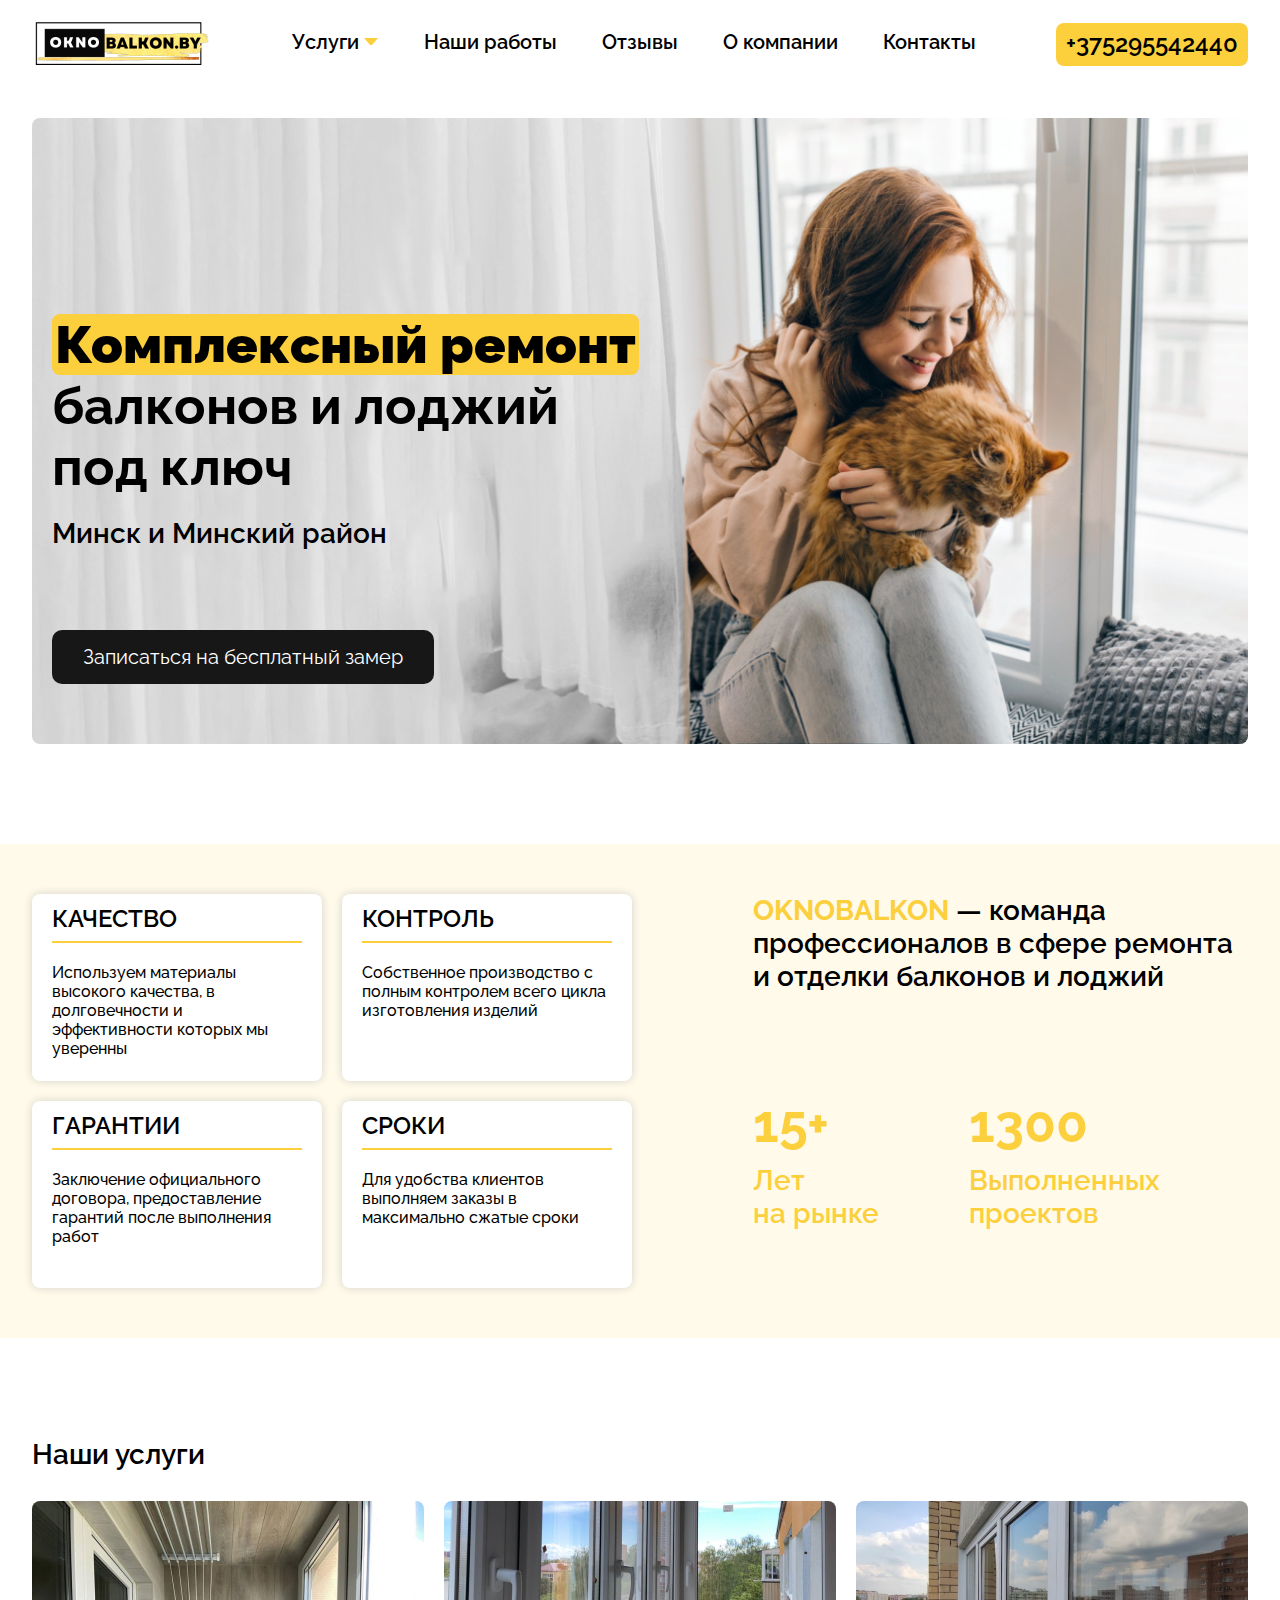
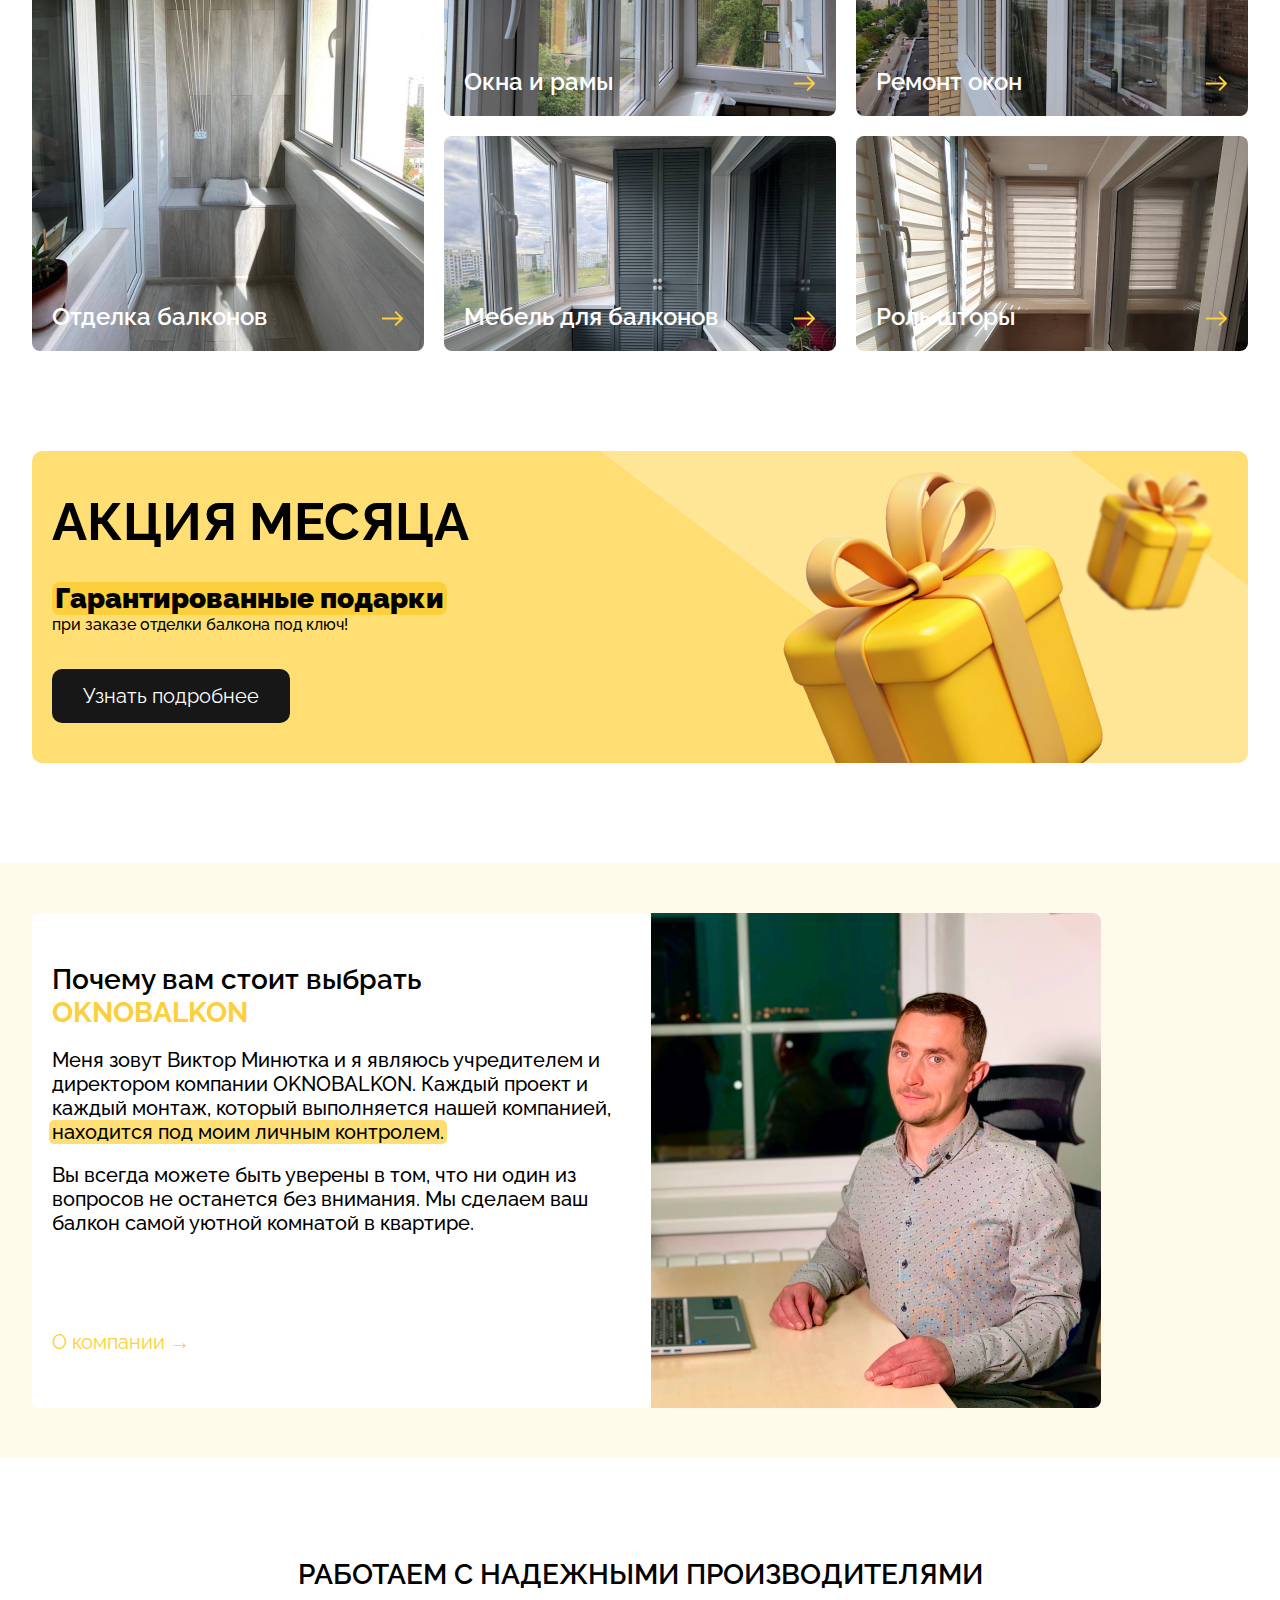
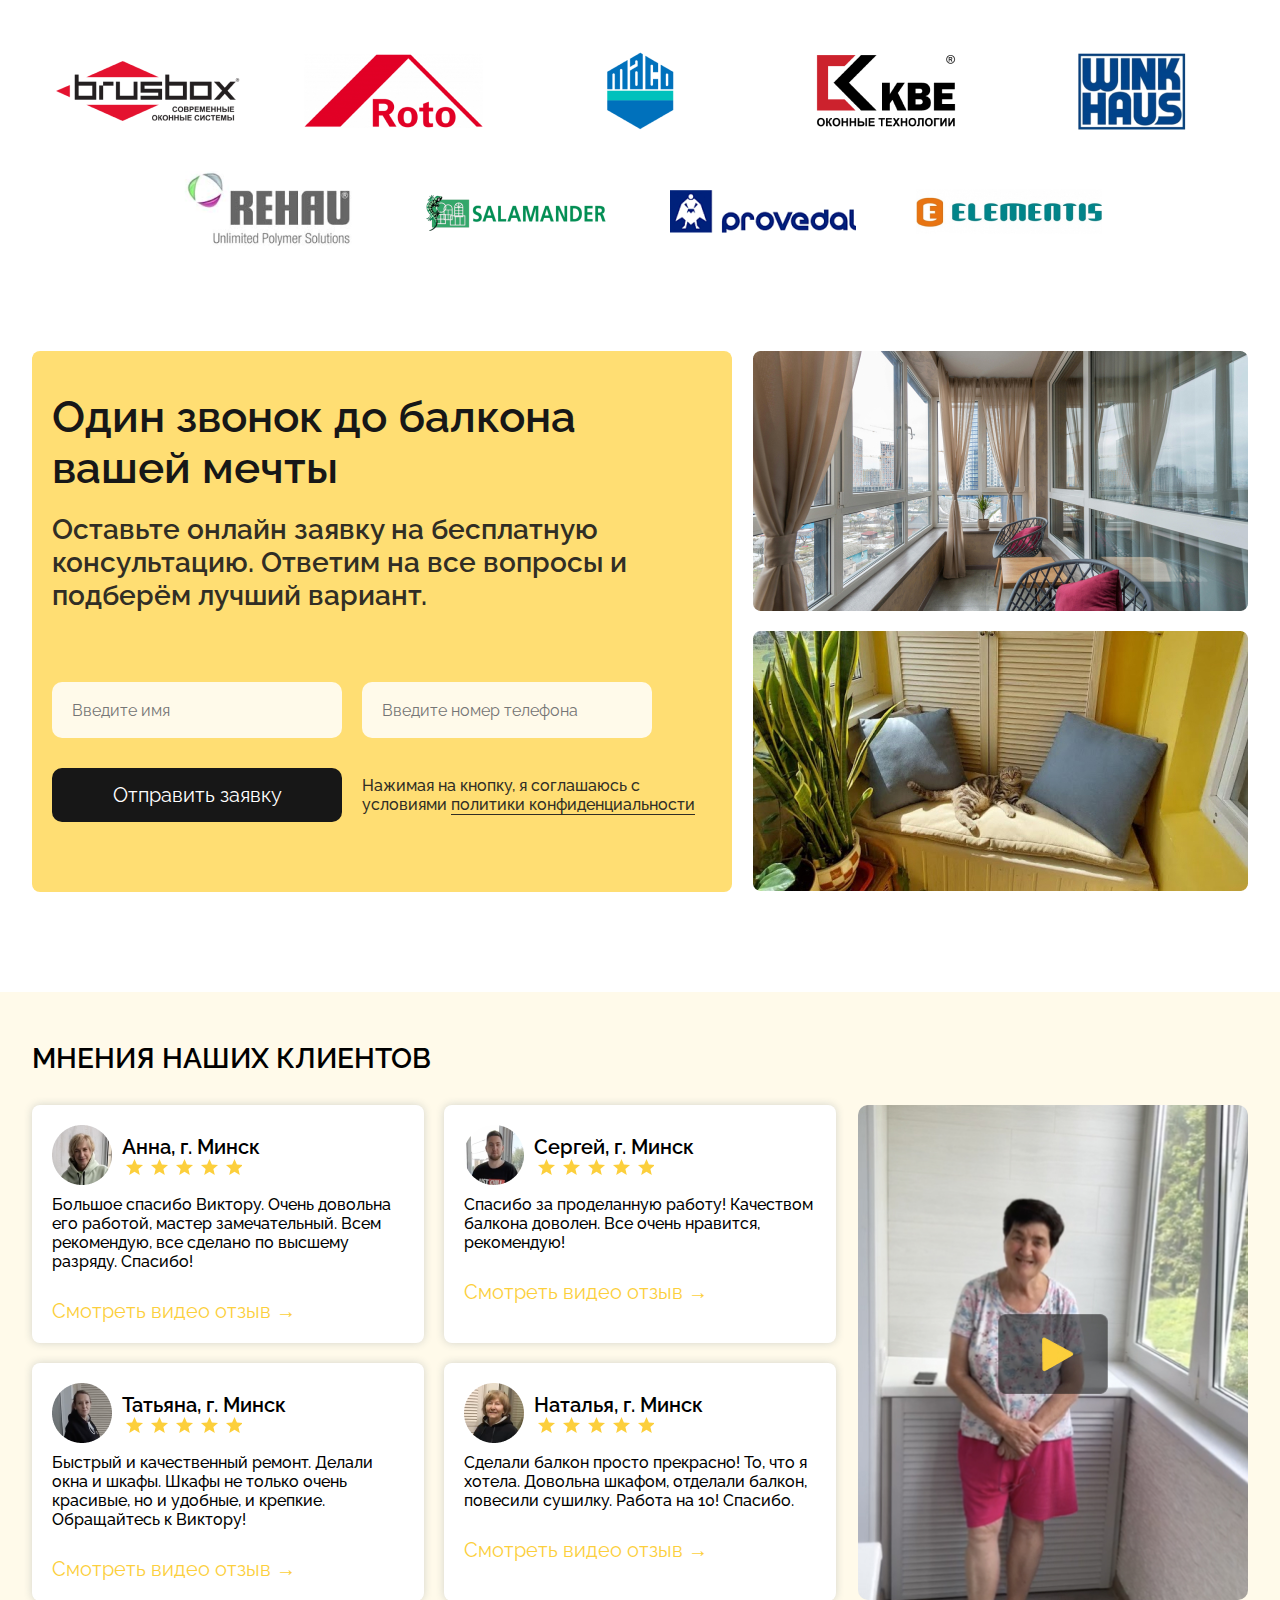
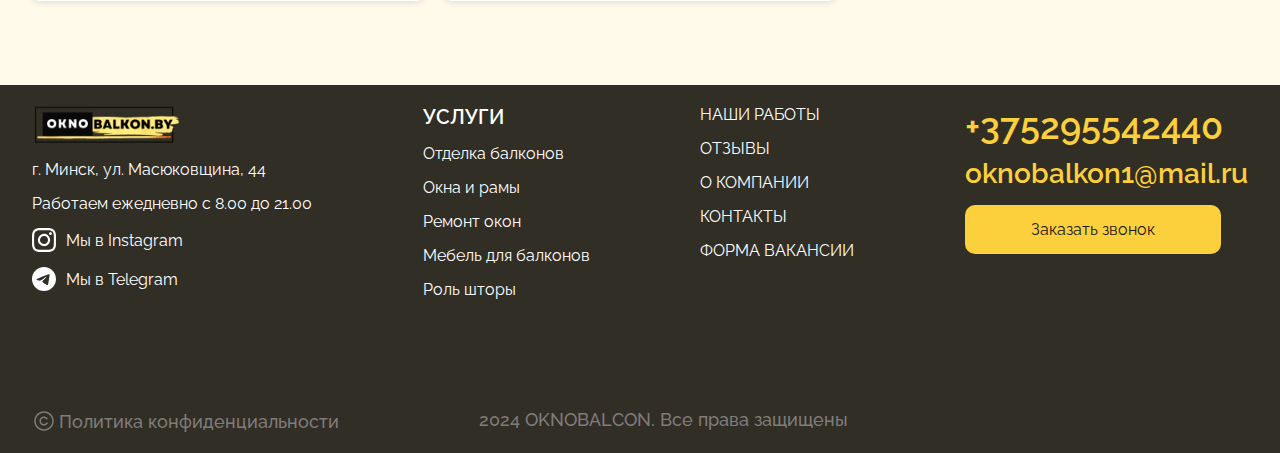
<file: index.html>
<!DOCTYPE html>
<html lang="en" xmlns="http://www.w3.org/1999/html">
<head>
    <meta charset="UTF-8">
    <meta name="viewport" content="width=device-width, initial-scale=1, minimum-scale=1, maximum-scale=1"/>
    <title>Balcony</title>
    <link rel="stylesheet" href="https://unpkg.com/swiper/swiper-bundle.min.css">
    <link rel="stylesheet" href="css/reset.css">
    <link rel="stylesheet" href="css/style.css">
    <link rel="stylesheet" href="css/media.css">
</head>
<body>
<div class="modal_vid">
    <div class="modal_content_vid">
        <span class="close_vid">&times;</span>
        <video class="modal_video_vid">
            <source src="video-reviews/review-1.MP4" type="video/mp4">
        </video>
    </div>
</div>
<div id="myModal" class="modal">

    <div class="modal-content">
        <div class="modal-img">

        </div>
        <div class="modal-header">
            <span class="close">&times;</span>
            <form action="">
                <h3>Один звонок до балкона вашей мечты </h3>
                <p>Для получения бесплатного замера оставьте онлайн заявку и мы перезвоним вам в ближайшее время!</p>
                <div class="input-fields">
                    <input type="text" name="name" required="" placeholder="Введите имя">
                    <input type="tel" name="phone" required="" placeholder="Введите номер телефона">

                    <div class="black-btn">
                        <button type="submit">Отправить заявку</button>
                    </div>
                    <span>Нажимая на кнопку, я соглашаюсь с условиями <a href="#">политики конфиденциальности</a></span>

                </div>
            </form>
        </div>
    </div>
</div>
<div id="myModalGift" class="modal">
    <div class="modal-content gift">
        <div class="modal-img"></div>
        <div class="modal-header">
            <span class="close">&times;</span>
            <form action="">
                <h3>Дарим подарки! </h3>
                <p>Закажите отделку балкона под ключ и выбирайте один из подарков! Просто отправьте заявку и мы свяжемся
                    с вами в ближайшее время.</p>
                <div class="input-fields">
                    <input type="text" name="name" required="" placeholder="Введите имя">
                    <input type="tel" name="phone" required="" placeholder="Введите номер телефона">

                    <div class="black-btn">
                        <button type="submit">Отправить заявку</button>
                    </div>
                    <span>Нажимая на кнопку, я соглашаюсь с условиями <a href="#">политики конфиденциальности</a></span>
                </div>
            </form>
        </div>
    </div>
</div>
<div class="modal" id="vacancyModal">
    <div class="modal-content">
        <div class="vacancy">
            <span class="close">&times;</span>
            <form action="">
                <h3><b class="yellow_back"> Работа </b> в OKNOBALKON </h3>
                <h5>Мы постоянно растем и расширяемся, поэтому нам нужны новые кадры </h5>
                <p>Готовы предоставить самые лучшие условия, оказать помощь в карьерном росте и заработке. Если вы
                    квалифицированный специалист по установке окон ПВХ, алюминиевых рам, или вы мастер по отделке
                    балконов — мы всегда рассмотрим вашу вакансию.</p>
                <p>А может вы просто умеете держать перфоратор в руках и желаете стать мастером — можем предложить вам
                    обучение.</p>
                <h5>Отправьте заявку и мы свяжемся с вами в ближайшее время!</h5>
                <div class="input-fields-vacancy">

                    <input type="text" name="name" required="" placeholder="Введите имя">
                    <input type="tel" name="phone" required="" placeholder="Введите номер телефона">

                    <div class="black-btn">
                        <button type="submit">Отправить заявку</button>
                    </div>
                </div>
                <div class="confedentional">
                    <span>Нажимая на кнопку, я соглашаюсь с условиями <a class="border" href="#">политики конфиденциальности</a></span>
                </div>
            </form>
        </div>
    </div>
</div>
<div id="modalThanks" class="modal-thanks">
    <div class="modal-content">
        <h3>Ваша заявка отправлена!</h3>
        <p class="p-big">Наш менеджер свяжется с вами в ближайшее время</p>
    </div>
</div>

<div class="header container">
    <a href="index.html"><span class="logo"><img src="img/logo.png" alt=""></span></a>
    <ul>
        <li class="dropdown">
            <button id="dropdownBtn" class="dropbtn">Услуги <img id="arrowIcon" src="img/icons/arrow-down.svg" alt="">
            </button>
            <div id="myDropdown" class="dropdown-content">
                <a href="finishing-of-balconies.html">Отделка балконов</a>
                <a href="windows-frames.html">Окна и рамы</a>
                <a href="window-repair.html">Ремонт окон</a>
                <a href="furniture-balconies.html">Мебель для балконов</a>
                <a href="roller -blinds.html">Роль шторы</a>
            </div>
        </li>
        <li><a href="our-works.html">Наши работы</a></li>
        <li><a href="reviews.html">Отзывы</a></li>
        <li><a href="for-company.html">О компании</a></li>
        <li><a href="contacts.html">Контакты</a></li>
    </ul>

    <div class="header-controls">
        <div class="header_phone-btn-adapt">
            <a href="tel:+375295542440"></a>
        </div>
        <div class="header_phone-btn">
            <a href="tel:+375295542440">
                +375295542440
            </a>
        </div>
        <span class="burger">
            <div id="burgerIcon"></div>
            <div id="icon_close"></div>
            <!--            <img id="burgerIcon" src="img/icons/burger.svg" alt="" width="40">-->
            <!--            <img id="icon_close" src="img/icons/icon_close.svg" alt="" width="40">-->
        </span>
    </div>
</div>
<div class="main_block container">
    <h1>
        <b class="yellow_back">Комплексный ремонт</b> балконов и лоджий под ключ
    </h1>
    <h4>Минск и Минский район</h4>

    <div class="black-btn">
        <button class="signUp">
            Записаться на бесплатный замер
        </button>
    </div>
</div>
<div class="main_block-adapt container">

</div>
<div class="service_block yellow-background">
    <div class="container">
        <div class="yellow_text-adapt">
            <ul>
                <li>
                    <h5>КАЧЕСТВО</h5>
                    <p>
                        Используем материалы высокого качества,
                        в долговечности и эффективности которых
                        мы уверенны
                    </p>
                </li>
                <li>
                    <h5>КОНТРОЛЬ</h5>
                    <p>
                        Собственное производство с полным контролем
                        всего цикла изготовления изделий
                    </p>
                </li>
                <li>
                    <h5>ГАРАНТИИ</h5>
                    <p>
                        Заключение официального договора,
                        предоставление гарантий после
                        выполнения работ
                    </p>
                </li>
                <li>
                    <h5>СРОКИ</h5>
                    <p>
                        Для удобства клиентов выполняем
                        заказы в максимально сжатые сроки
                    </p>
                </li>
            </ul>
            <div class="yellow_text">
                <span>
                    <h2>15+</h2>
                    <h4>Лет на рынке</h4>
                </span>
                <span>
                    <h2>1300</h2>
                    <h4>Выполненных проектов</h4>
                </span>
            </div>
        </div>
        <div class="exp">
            <h4>
                <b class="yellow_text">OKNOBALKON</b> — команда профессионалов в сфере
                ремонта и отделки балконов и лоджий
            </h4>
            <div>
                <span>
                    <h2>15+</h2>
                    <h4>Лет<br> на рынке</h4>
                </span>
                <span>
                    <h2>1300</h2>
                    <h4>Выполненных<br> проектов</h4>
                </span>
            </div>
        </div>
    </div>
</div>
<div class="our_services container">
    <h4>Наши услуги</h4>

    <div class="our_services-windows">

        <a href="finishing-of-balconies.html"><h5>Отделка балконов</h5> <img src="img/icons/arrow-right.svg"
                                                                                      alt=""> </a>
        <a href="windows-frames.html"><h5>Окна и рамы</h5><img src="img/icons/arrow-right.svg" alt=""></a>
        <a href="window-repair.html"><h5>Ремонт окон</h5><img src="img/icons/arrow-right.svg" alt=""></a>
        <a href="furniture-balconies.html"><h5>Мебель для балконов</h5><img src="img/icons/arrow-right.svg"
                                                                                     alt=""></a>
        <a href="roller -blinds.html"><h5>Роль шторы</h5><img src="img/icons/arrow-right.svg" alt=""></a>
    </div>

</div>
<div class="promotion container">
    <h2>АКЦИЯ МЕСЯЦА</h2>
    <h4>
        <b class="yellow_back">Гарантированные подарки</b><br>
        <p>при заказе отделки балкона под ключ!</p>
    </h4>
    <div class="black-btn">
        <button id="btnDetails">
            Узнать подробнее
        </button>
    </div>
</div>
<div class="about_the_company yellow-background">
    <div class="container">
        <div class="about_the_company-text">
            <h4>Почему вам стоит выбрать<br> <b class="yellow_text">OKNOBALKON</b></h4><br>
            <p>
                Меня зовут Виктор Минютка и я являюсь учредителем и директором компании OKNOBALKON. Каждый проект и
                каждый
                монтаж, который выполняется нашей компанией,<br> <span>находится под моим личным контролем.</span>
            </p>
            <br>
            <p>Вы всегда можете быть уверены в том, что ни один из вопросов не останется без внимания. Мы сделаем ваш
                балкон
                самой уютной комнатой в квартире.</p>

            <a href="#">О компании &rarr;</a>
        </div>
        <div class="about_the_company-img">

        </div>
    </div>
</div>
<div class="manufacturers container">
    <h4>РАБОТАЕМ С НАДЕЖНЫМИ ПРОИЗВОДИТЕЛЯМИ</h4>
    <div class="manufacturers_logo">
        <ul>
            <li><img src="img/logo-partner/logo_partner.png" alt=""></li>
            <li><img src="img/logo-partner/logo_partner (1).png" alt=""></li>
            <li><img src="img/logo-partner/logo_partner (2).png" alt=""></li>
            <li><img src="img/logo-partner/logo_partner (3).png" alt=""></li>
            <li><img src="img/logo-partner/logo_partner (4).png" alt=""></li>
            <li><img src="img/logo-partner/logo_partner (5).png" alt=""></li>
            <li><img src="img/logo-partner/logo_partner (6).png" alt=""></li>
            <li><img src="img/logo-partner/logo_partner (7).png" alt=""></li>
            <li><img src="img/logo-partner/logo_partner (8).png" alt=""></li>
        </ul>
    </div>
    <div class="manufacturers_logo-slider">
        <div class="swiper-container">
            <div class="swiper-wrapper">
                <div class="swiper-slide"><img src="img/logo-partner/logo_partner.png" alt=""></div>
                <div class="swiper-slide"><img src="img/logo-partner/logo_partner (1).png" alt=""></div>
                <div class="swiper-slide"><img src="img/logo-partner/logo_partner (2).png" alt=""></div>
                <div class="swiper-slide"><img src="img/logo-partner/logo_partner (3).png" alt=""></div>
                <div class="swiper-slide"><img src="img/logo-partner/logo_partner (4).png" alt=""></div>
                <div class="swiper-slide"><img src="img/logo-partner/logo_partner (5).png" alt=""></div>
                <div class="swiper-slide"><img src="img/logo-partner/logo_partner (6).png" alt=""></div>
                <div class="swiper-slide"><img src="img/logo-partner/logo_partner (7).png" alt=""></div>
                <div class="swiper-slide"><img src="img/logo-partner/logo_partner (8).png" alt=""></div>
            </div>
        </div>
    </div>


</div>
<div class="contacts container">
    <form action="#">
        <h3>
            Один звонок до балкона вашей мечты
        </h3>
        <h4>
            Оставьте онлайн заявку на бесплатную консультацию. Ответим на все вопросы и подберём лучший вариант.
        </h4>
        <div class="input-fields">
            <input type="text" id="name" name="name" required placeholder="Введите имя">
            <input type="tel" id="phone" name="phone" required placeholder="Введите номер телефона">

            <div class="black-btn">
                <button type="submit">Отправить заявку</button>
            </div>
            <p>Нажимая на кнопку, я соглашаюсь с условиями <a href="#">политики конфиденциальности</a></p>
        </div>
    </form>
    <div class="contacts_img">
        <img src="img/img-1.jpg" alt="">
        <img src="img/img-2.jpg" alt="">
    </div>
</div>
<div class="opinion yellow-background">
    <div class="container">
        <h4>
            МНЕНИЯ НАШИХ КЛИЕНТОВ
        </h4>

        <div class="customer_opinion">
            <ul>
                <li>
                    <div>
                        <img src="img/avatar/avatar.png" alt="">
                        <div>
                            <h5>Анна, г. Минск</h5>
                            <div class="stars_field"></div>
                        </div>
                    </div>
                    <p>
                        Большое спасибо Виктору. Очень довольна его работой, мастер замечательный. Всем рекомендую, все
                        сделано по высшему разряду. Спасибо!
                    </p>
                    <a href="#" data-video="video-reviews/review-10.mp4">Смотреть видео отзыв &rarr;</a>
                </li>
                <li>
                    <div>
                        <img src="img/avatar/avatar-2.png" alt="">
                        <div>
                            <h5>Сергей, г. Минск</h5>
                            <div class="stars_field"></div>
                        </div>
                    </div>
                    <p>
                        Спасибо за проделанную работу! Качеством балкона доволен. Все очень нравится, рекомендую!
                    </p>
                    <a href="#" data-video="video-reviews/review-3.mp4">Смотреть видео отзыв &rarr;</a>
                </li>
                <li>
                    <div>
                        <img src="img/avatar/avatar-3.png" alt="">
                        <div>
                            <h5>Татьяна, г. Минск</h5>
                            <div class="stars_field"></div>
                        </div>
                    </div>
                    <p>
                        Быстрый и качественный ремонт. Делали окна и шкафы. Шкафы не только очень красивые, но и
                        удобные, и крепкие. Обращайтесь к Виктору!
                    </p>
                    <a href="#" data-video="video-reviews/review-6.mp4">Смотреть видео отзыв &rarr;</a>
                </li>
                <li>
                    <div>
                        <img src="img/avatar/avatar-4.png" alt="">
                        <div>
                            <h5>Наталья, г. Минск</h5>
                            <div class="stars_field"></div>
                        </div>
                    </div>
                    <p>
                        Сделали балкон просто прекрасно! То, что я хотела. Довольна шкафом, отделали балкон, повесили
                        сушилку. Работа на 10! Спасибо.
                    </p>
                    <a href="#" data-video="video-reviews/review-12.mp4">Смотреть видео отзыв &rarr;</a>
                </li>
            </ul>
            <div class="video-container">
                <video class="video_card_vid" poster="video-reviews/poster/poster-9.jpg">
                    <source src="video-reviews/review-9.mp4" type="video/mp4">
                </video>
            </div>
        </div>
    </div>
</div>
<div class="footer">
    <div class="container">
        <div class="footer_logo-adapt">
            <img src="img/logo.png" alt="" width="150" height="40">
        </div>
        <div class="footer-links">
            <div>

                <ul>
                    <li class="footer_logo">
                        <img src="img/logo.png" alt="" width="150" height="40">
                    </li>

                    <li>
                        г. Минск, ул. Масюковщина, 44
                    </li>
                    <li>
                        Работаем ежедневно с 8.00 до 21.00
                    </li>
                    <li>
                        <a href="https://www.instagram.com/oknobalkon.by?igsh=MTh4bHZkNWZhYTI0Zg=="> <img
                                src="img/icons/icon_instagram.svg" alt=""> Мы в Instagram</a>
                    </li>
                    <li>
                        <a href="https://t.me/viktorminutka">
                            <img src="img/icons/icon_telegram.svg" alt="Telegram"> Мы в Telegram
                        </a>
                    </li>
                </ul>
            </div>
            <div>
                <ul>
                    <li>
                        <h5>УСЛУГИ</h5>
                    </li>
                    <li>
                        <a href="finishing-of-balconies.html">Отделка балконов</a>
                    </li>
                    <li>
                        <a href="windows-frames.html">Окна и рамы</a>
                    </li>
                    <li>
                        <a href="window-repair.html">Ремонт окон</a>
                    </li>
                    <li>
                        <a href="furniture-balconies.html">Мебель для балконов</a>
                    </li>
                    <li>
                        <a href="roller -blinds.html">Роль шторы</a>
                    </li>
                </ul>
            </div>
            <div>
                <ul>
                    <li>
                        <a href="our-works.html">НАШИ РАБОТЫ</a>
                    </li>
                    <li>
                        <a href="reviews.html">ОТЗЫВЫ</a>
                    </li>
                    <li>
                        <a href="for-company.html">О КОМПАНИИ</a>
                    </li>
                    <li>
                        <a href="contacts.html">КОНТАКТЫ</a>
                    </li>
                    <li id="vacancy">
                        <a>ФОРМА ВАКАНСИИ</a>
                    </li>
                </ul>
            </div>
            <div>
                <ul class="footer_contacts">
                    <li>
                        <h3>
                            <a href="tel:+375295542440">
                                +375295542440
                            </a>
                        </h3>
                        <h4><a href="mailto:oknobalkon1@mail.ru">oknobalkon1@mail.ru</a></h4>
                    </li>
                    <li>
                        <button class="footer_btn signUp">
                            Заказать звонок
                        </button>
                    </li>
                </ul>
            </div>
        </div>
        <div class="footer_btn-adapt">
            <button>
                Заказать звонок
            </button>
        </div>
        <div class="copyright_field">

            <div class="copyright"><img src="img/icons/icon_copyright.svg" width="24px" height="24px" alt=""><a
                    href="#"><p>Политика конфиденциальности</p></a></div>
            <p>2024 OKNOBALCON. Все права защищены</p>
        </div>
    </div>
</div>

<script src="https://unpkg.com/swiper/swiper-bundle.min.js"></script>
<script src="js/script.js"></script>
</body>
</html>
</file>
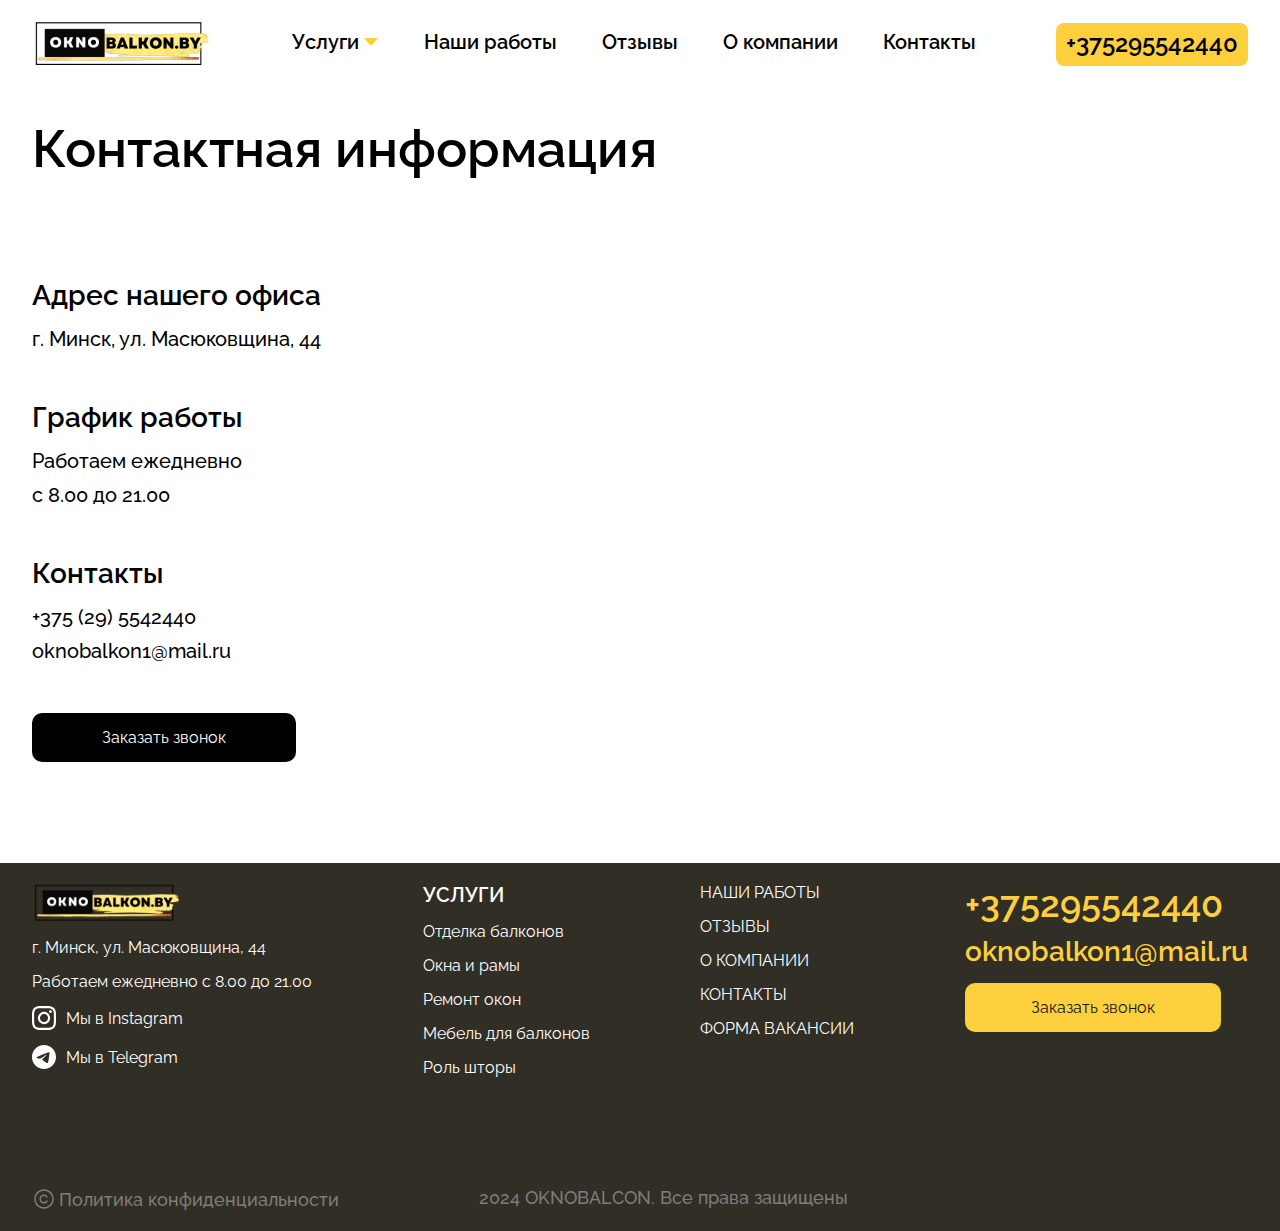
<file: contacts.html>
<!DOCTYPE html>
<html lang="en">
<head>
    <meta charset="UTF-8">
    <meta name="viewport" content="width=device-width, initial-scale=1, minimum-scale=1, maximum-scale=1"/>
    <title>Контакты</title>
    <link rel="stylesheet" href="css/reset.css">
    <link rel="stylesheet" href="css/style.css">
    <link rel="stylesheet" href="css/media.css">
</head>
<body>

<div id="myModal" class="modal">

    <div class="modal-content">

        <div class="modal-img">

        </div>
        <div class="modal-header">
            <span class="close">&times;</span>
            <form action="">
                <h3>Один звонок до балкона вашей мечты </h3>
                <p>Для получения бесплатного замера оставьте онлайн заявку и мы перезвоним вам в ближайшее время!</p>
                <div class="input-fields">
                    <input type="text" name="name" required="" placeholder="Введите имя">
                    <input type="tel" name="phone" required="" placeholder="Введите номер телефона">

                    <div class="black-btn">
                        <button type="submit">Отправить заявку</button>
                    </div>
                    <span>Нажимая на кнопку, я соглашаюсь с условиями <a href="#">политики конфиденциальности</a></span>
                </div>
            </form>
        </div>
    </div>
</div>
<div class="modal" id="vacancyModal">
    <div class="modal-content">
        <div class="vacancy">
            <span class="close">&times;</span>
            <form action="">
                <h3><b class="yellow_back"> Работа </b> в OKNOBALKON </h3>
                <h5>Мы постоянно растем и расширяемся, поэтому нам нужны новые кадры </h5>
                <p>Готовы предоставить самые лучшие условия, оказать помощь в карьерном росте и заработке. Если вы
                    квалифицированный специалист по установке окон ПВХ, алюминиевых рам, или вы мастер по отделке
                    балконов — мы всегда рассмотрим вашу вакансию.</p>
                <p>А может вы просто умеете держать перфоратор в руках и желаете стать мастером — можем предложить вам
                    обучение.</p>
                <h5>Отправьте заявку и мы свяжемся с вами в ближайшее время!</h5>
                <div class="input-fields-vacancy">

                    <input type="text" name="name" required="" placeholder="Введите имя">
                    <input type="tel" name="phone" required="" placeholder="Введите номер телефона">

                    <div class="black-btn">
                        <button type="submit">Отправить заявку</button>
                    </div>
                </div>
                <div>
                    <span>Нажимая на кнопку, я соглашаюсь с условиями <a class="border" href="#">политики конфиденциальности</a></span>
                </div>
            </form>
        </div>
    </div>
</div>
<div id="modalThanks"  class="modal-thanks">
    <div class="modal-content">
        <h3>Ваша заявка отправлена!</h3>
        <p class="p-big">Наш менеджер свяжется с вами в ближайшее время</p>
    </div>
</div>


<div class="header container">
    <a href="index.html"><span class="logo"><img src="img/logo.png" alt=""></span></a>
    <ul>
        <li class="dropdown">
            <button id="dropdownBtn" class="dropbtn">Услуги <img id="arrowIcon" src="img/icons/arrow-down.svg" alt="">
            </button>
            <div id="myDropdown" class="dropdown-content">
                <a href="finishing-of-balconies.html">Отделка балконов</a>
                <a href="windows-frames.html">Окна и рамы</a>
                <a href="window-repair.html">Ремонт окон</a>
                <a href="furniture-balconies.html">Мебель для балконов</a>
                <a href="roller -blinds.html">Роль шторы</a>
            </div>
        </li>
        <li><a href="our-works.html">Наши работы</a></li>
        <li><a href="reviews.html">Отзывы</a></li>
        <li><a href="for-company.html">О компании</a></li>
        <li><a href="contacts.html">Контакты</a></li>
    </ul>

    <div class="header-controls">
        <div class="header_phone-btn-adapt">
            <a href="tel:+375295542440"></a>
        </div>
        <div class="header_phone-btn">
            <a href="tel:+375295542440">
                +375295542440
            </a>
        </div>
        <span class="burger">
            <div id="burgerIcon"></div>
            <div id="icon_close"></div>
            <!--            <img id="burgerIcon" src="img/icons/burger.svg" alt="" width="40">-->
            <!--            <img id="icon_close" src="img/icons/icon_close.svg" alt="" width="40">-->
        </span>
    </div>
</div>




<div class="tittle_name container">
    <h1>Контактная информация</h1>
</div>

<div class="map_block container">
    <div class="location">
        <div>
            <h4>Адрес нашего офиса</h4>
            <p class="p-big">г. Минск, ул. Масюковщина, 44</p>
        </div>
        <div>
            <h4>График работы</h4>
            <p class="p-big">Работаем ежедневно</p>
            <p class="p-big">с 8.00 до 21.00</p>
        </div>
        <div>
            <h4>Контакты</h4>
            <p class="p-big"><a href="tel:+375295542440">+375 (29) 5542440</a></p>
            <p class="p-big"><a href="mailto:oknobalkon1@mail.ru">oknobalkon1@mail.ru</a></p>
        </div>
        <div>
            <button class="signUp">
                Заказать звонок
            </button>
        </div>
    </div>

    <div class="map">
        <iframe src="https://yandex.by/map-widget/v1/?ll=27.571484%2C53.901924&z=12" width="700" height="480" frameborder="0" allowfullscreen="true"></iframe>
    </div>
</div>


<div class="footer">
    <div class="container">
        <div class="footer_logo-adapt">
            <img src="img/logo.png" alt="" width="150" height="40">
        </div>
        <div class="footer-links">
            <div>

                <ul>
                    <li class="footer_logo">
                        <img src="img/logo.png" alt="" width="150" height="40">
                    </li>

                    <li>
                        г. Минск, ул. Масюковщина, 44
                    </li>
                    <li>
                        Работаем ежедневно с 8.00 до 21.00
                    </li>
                    <li>
                        <a href="https://www.instagram.com/oknobalkon.by?igsh=MTh4bHZkNWZhYTI0Zg=="> <img src="img/icons/icon_instagram.svg" alt=""> Мы в Instagram</a>
                    </li>
                    <li>
                        <a href="https://t.me/viktorminutka">
                            <img src="img/icons/icon_telegram.svg" alt="Telegram"> Мы в Telegram
                        </a>
                    </li>
                </ul>
            </div>
            <div>
                <ul>
                    <li>
                        <h5>УСЛУГИ</h5>
                    </li>
                    <li>
                        <a href="finishing-of-balconies.html">Отделка балконов</a>
                    </li>
                    <li>
                        <a href="windows-frames.html">Окна и рамы</a>
                    </li>
                    <li>
                        <a href="window-repair.html">Ремонт окон</a>
                    </li>
                    <li>
                        <a href="furniture-balconies.html">Мебель для балконов</a>
                    </li>
                    <li>
                        <a href="roller -blinds.html">Роль шторы</a>
                    </li>
                </ul>
            </div>
            <div>
                <ul>
                    <li>
                        <a href="our-works.html">НАШИ РАБОТЫ</a>
                    </li>
                    <li>
                        <a href="reviews.html">ОТЗЫВЫ</a>
                    </li>
                    <li>
                        <a href="for-company.html">О КОМПАНИИ</a>
                    </li>
                    <li>
                        <a href="contacts.html">КОНТАКТЫ</a>
                    </li>
                    <li id="vacancy">
                        <a>ФОРМА ВАКАНСИИ</a>
                    </li>
                </ul>
            </div>
            <div>
                <ul class="footer_contacts">
                    <li>
                        <h3><a href="#">+375295542440</a></h3>
                        <h4><a href="mailto:oknobalkon1@mail.ru">oknobalkon1@mail.ru</a></h4>
                    </li>
                    <li>
                        <button class="footer_btn signUp">
                            Заказать звонок
                        </button>
                    </li>
                </ul>
            </div>
        </div>
        <div class="footer_btn-adapt">
            <button>
                Заказать звонок
            </button>
        </div>
        <div class="copyright_field">

            <div class="copyright"><img src="img/icons/icon_copyright.svg" width="24px" height="24px" alt=""><a
                    href="#"><p>Политика конфиденциальности</p></a></div>
            <p>2024 OKNOBALCON. Все права защищены</p>
        </div>
    </div>
</div>

<script src="js/script.js"></script>
</body>
</html>
</file>
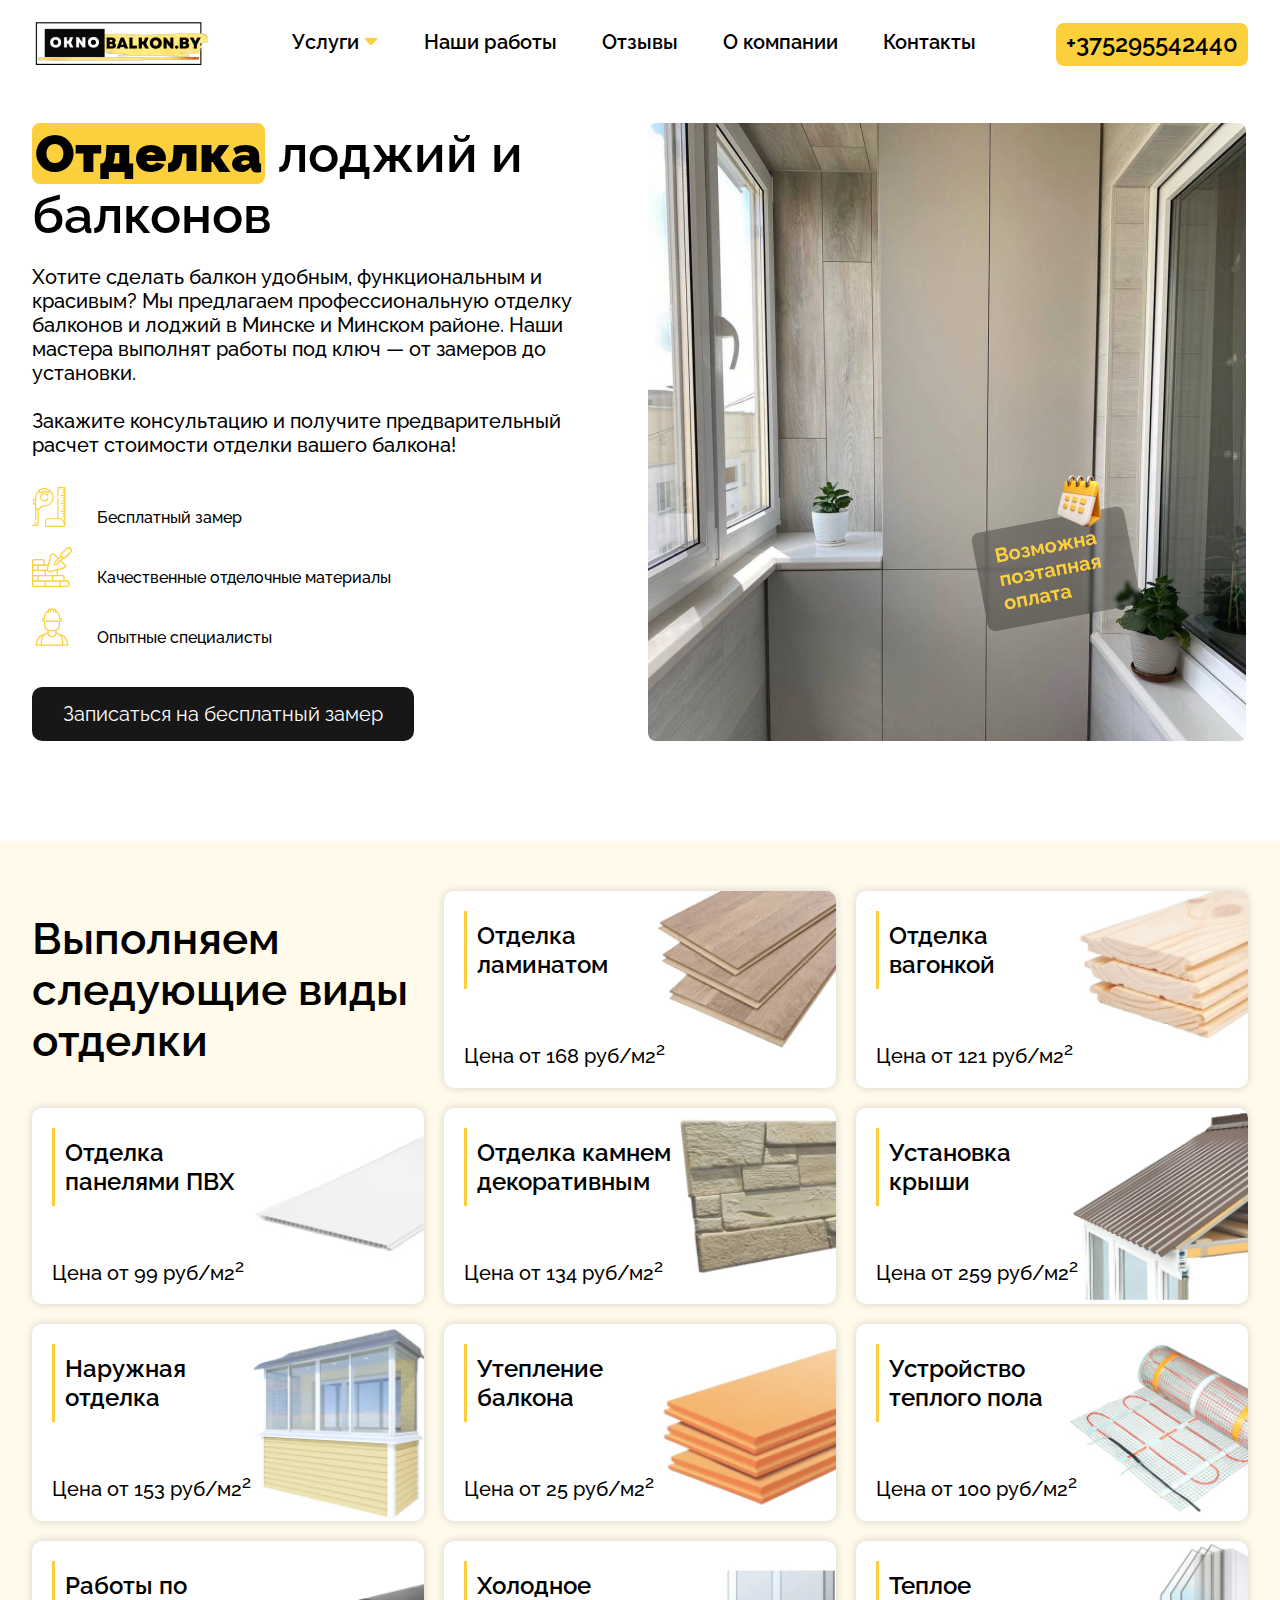
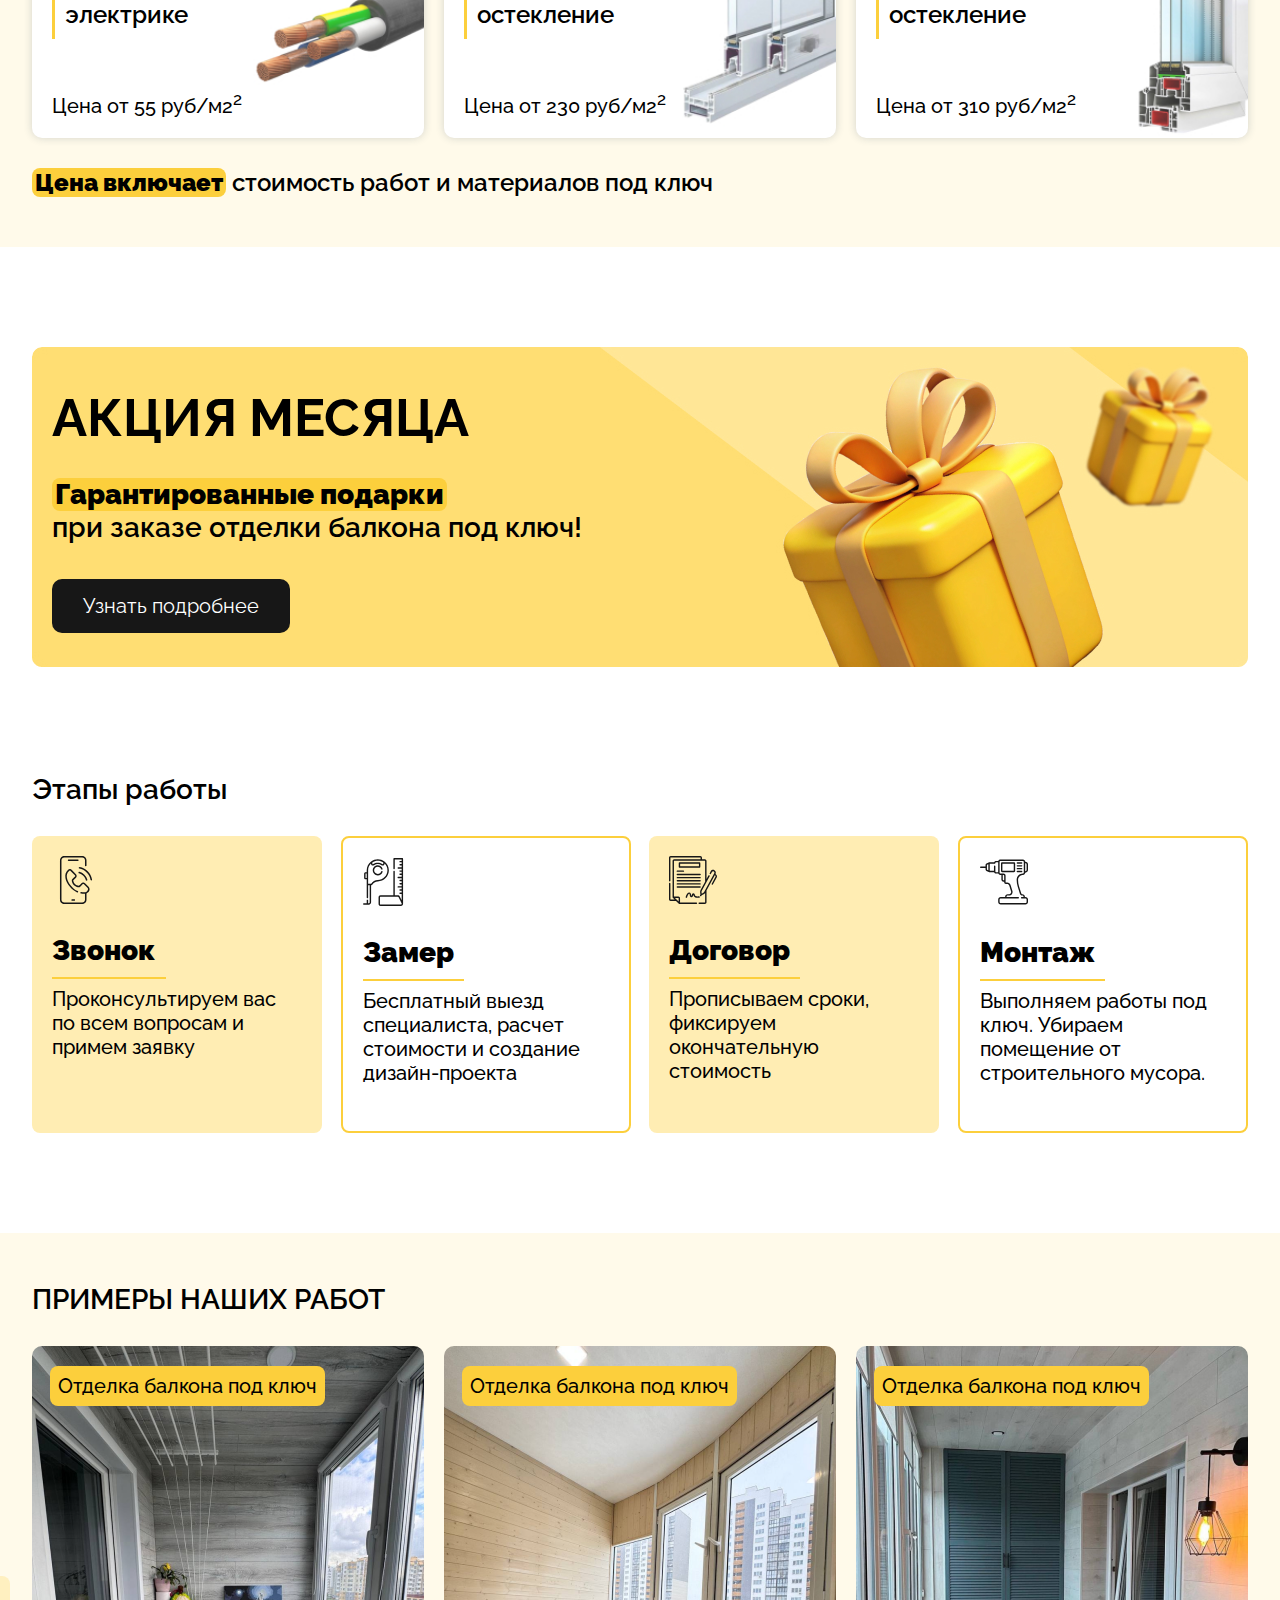
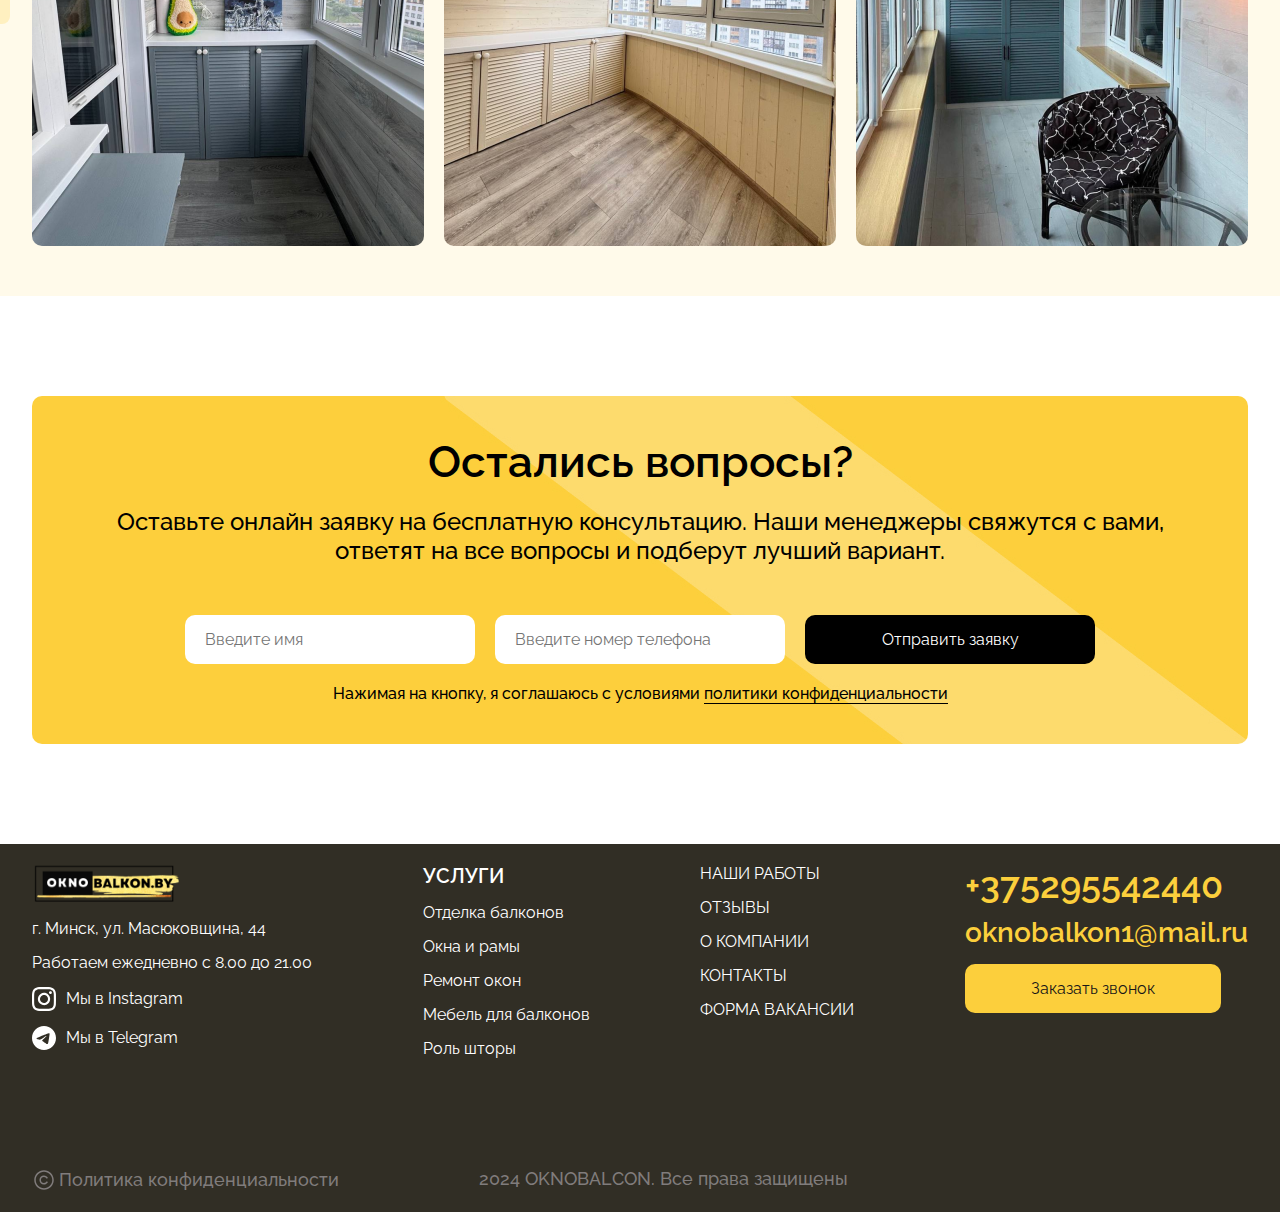
<file: finishing-of-balconies.html>
<!DOCTYPE html>
<html lang="en">
<head>
    <meta charset="UTF-8">
    <meta name="viewport" content="width=device-width, initial-scale=1, minimum-scale=1, maximum-scale=1"/>
    <title>Отделка лоджий и балконов</title>
    <link rel="stylesheet" href="https://unpkg.com/swiper/swiper-bundle.min.css">
    <link rel="stylesheet" href="css/reset.css">
    <link rel="stylesheet" href="css/style.css">
    <link rel="stylesheet" href="css/media.css">
</head>
<body class="finishing-of-balconies">


<div id="myModal" class="modal">

    <div class="modal-content">
        <div class="modal-img">

        </div>
        <div class="modal-header">
            <span class="close">&times;</span>
            <form action="">
                <h3>Один звонок до балкона вашей мечты </h3>
                <p>Для получения бесплатного замера оставьте онлайн заявку и мы перезвоним вам в ближайшее время!</p>
                <div class="input-fields">
                    <input type="text" name="name" required="" placeholder="Введите имя">
                    <input type="tel" name="phone" required="" placeholder="Введите номер телефона">

                    <div class="black-btn">
                        <button type="submit">Отправить заявку</button>
                    </div>
                    <span>Нажимая на кнопку, я соглашаюсь с условиями <a href="#">политики конфиденциальности</a></span>
                </div>
            </form>
        </div>
    </div>
</div>
<div class="modal" id="vacancyModal">
    <div class="modal-content">
        <div class="vacancy">
            <span class="close">&times;</span>
            <form action="">
                <h3><b class="yellow_back"> Работа </b> в OKNOBALKON </h3>
                <h5>Мы постоянно растем и расширяемся, поэтому нам нужны новые кадры </h5>
                <p>Готовы предоставить самые лучшие условия, оказать помощь в карьерном росте и заработке. Если вы
                    квалифицированный специалист по установке окон ПВХ, алюминиевых рам, или вы мастер по отделке
                    балконов — мы всегда рассмотрим вашу вакансию.</p>
                <p>А может вы просто умеете держать перфоратор в руках и желаете стать мастером — можем предложить вам
                    обучение.</p>
                <h5>Отправьте заявку и мы свяжемся с вами в ближайшее время!</h5>
                <div class="input-fields-vacancy">

                    <input type="text" name="name" required="" placeholder="Введите имя">
                    <input type="tel" name="phone" required="" placeholder="Введите номер телефона">

                    <div class="black-btn">
                        <button type="submit">Отправить заявку</button>
                    </div>
                </div>
                <div>
                    <span>Нажимая на кнопку, я соглашаюсь с условиями <a class="border" href="#">политики конфиденциальности</a></span>
                </div>
            </form>
        </div>
    </div>
</div>
<div id="modalThanks"  class="modal-thanks">
    <div class="modal-content">
        <h3>Ваша заявка отправлена!</h3>
        <p class="p-big">Наш менеджер свяжется с вами в ближайшее время</p>
    </div>
</div>

<div class="header container">
    <a href="index.html"><span class="logo"><img src="img/logo.png" alt=""></span></a>
    <ul>
        <li class="dropdown">
            <button id="dropdownBtn" class="dropbtn">Услуги <img id="arrowIcon" src="img/icons/arrow-down.svg" alt="">
            </button>
            <div id="myDropdown" class="dropdown-content">
                <a href="finishing-of-balconies.html">Отделка балконов</a>
                <a href="windows-frames.html">Окна и рамы</a>
                <a href="window-repair.html">Ремонт окон</a>
                <a href="furniture-balconies.html">Мебель для балконов</a>
                <a href="roller -blinds.html">Роль шторы</a>
            </div>
        </li>
        <li><a href="our-works.html">Наши работы</a></li>
        <li><a href="reviews.html">Отзывы</a></li>
        <li><a href="for-company.html">О компании</a></li>
        <li><a href="contacts.html">Контакты</a></li>
    </ul>

    <div class="header-controls">
        <div class="header_phone-btn-adapt">
            <a href="tel:+375295542440"></a>
        </div>
        <div class="header_phone-btn">
            <a href="tel:+375295542440">
                +375295542440
            </a>
        </div>
        <span class="burger">
            <div id="burgerIcon"></div>
            <div id="icon_close"></div>
            <!--            <img id="burgerIcon" src="img/icons/burger.svg" alt="" width="40">-->
            <!--            <img id="icon_close" src="img/icons/icon_close.svg" alt="" width="40">-->
        </span>
    </div>
</div>

<div class="container headline">
    <h1><b class="yellow_back">Отделка</b> лоджий и балконов</h1>
</div>
<div class="finishing container">

    <div class="finishing_text">
        <h1><b class="yellow_back">Отделка</b> лоджий и балконов</h1>
        <p class="p-big">Хотите сделать балкон удобным, функциональным и красивым? Мы предлагаем профессиональную
            отделку балконов и
            лоджий в Минске и Минском районе. Наши мастера выполнят работы под ключ — от замеров до установки.<br>
            <br>
            Закажите консультацию и получите предварительный расчет стоимости отделки вашего балкона!</p>
        <ul>
            <li><img src="img/icons/icon_measure.svg" alt="">Бесплатный замер</li>
            <li><img src="img/icons/group-1.svg" alt="">Качественные отделочные материалы</li>
            <li><img src="img/icons/icon_builder.svg" alt="">Опытные специалисты</li>
        </ul>
        <div class="black-btn">
            <button>Записаться на бесплатный замер</button>
        </div>
    </div>
    <div class="finishing_img">

    </div>


</div>

<div class="finishing_btn container">
    <div class="black-btn">
        <button>Записаться на бесплатный замер</button>
    </div>
    <div class="finishing_block-adapt container">

    </div>
</div>

<div class="execution yellow-background">
    <div class="container">
        <h3 class="species_adapt">Выполняем следующие виды отделки</h3>
        <ul>
            <li class="species"><h3>Выполняем следующие виды отделки</h3></li>
            <li>
                <h5>Отделка ламинатом</h5>
                <p class="p-big">Цена от 168 руб/м2<sup>2</sup></p>
            </li>
            <li>
                <h5>Отделка вагонкой</h5>
                <p class="p-big">Цена от 121 руб/м2<sup>2</sup></p>
            </li>
            <li>
                <h5>Отделка панелями ПВХ </h5>
                <p class="p-big">Цена от 99 руб/м2<sup>2</sup></p>
            </li>
            <li>
                <h5>Отделка камнем декоративным</h5>
                <p class="p-big">Цена от 134 руб/м2<sup>2</sup></p>
            </li>
            <li>
                <h5>Установка крыши</h5>
                <p class="p-big">Цена от 259 руб/м2<sup>2</sup></p>
            </li>
            <li>
                <h5>Наружная отделка</h5>
                <p class="p-big">Цена от 153 руб/м2<sup>2</sup></p>
            </li>
            <li>
                <h5>Утепление балкона</h5>
                <p class="p-big">Цена от 25 руб/м2<sup>2</sup></p>
            </li>
            <li>
                <h5>Устройство теплого пола</h5>
                <p class="p-big">Цена от 100 руб/м2<sup>2</sup></p>
            </li>
            <li>
                <h5>Работы по электрике</h5>
                <p class="p-big">Цена от 55 руб/м2<sup>2</sup></p>
            </li>
            <li>
                <h5>Холодное остекление</h5>
                <p class="p-big">Цена от 230 руб/м2<sup>2</sup></p>
            </li>
            <li>
                <h5>Теплое остекление</h5>
                <p class="p-big">Цена от 310 руб/м2<sup>2</sup></p>
            </li>

        </ul>
        <h5><b class="yellow_back">Цена включает</b> стоимость работ и материалов под ключ</h5>
    </div>
</div>

<div class="promotion container">
    <h2>АКЦИЯ МЕСЯЦА</h2>
    <h4>
        <b class="yellow_back">Гарантированные подарки</b><br>
        при заказе отделки балкона под ключ!
    </h4>
    <div class="black-btn">
        <button>
            Узнать подробнее
        </button>
    </div>
</div>

<div class="stages_of_work container">
    <h4>Этапы работы</h4>
    <ul>
        <li>
            <img src="img/icons/icon_phone.svg" alt="" width="48" height="48">
            <h4><b>Звонок</b></h4>
            <p class="p-big">Проконсультируем вас по всем вопросам и примем заявку</p>
        </li>
        <li>
            <img src="img/icons/icon_measure-black.svg" alt="" width="48" height="48">
            <h4><b>Замер</b></h4>
            <p class="p-big">Бесплатный выезд специалиста, расчет стоимости и создание дизайн-проекта</p>
        </li>
        <li>
            <img src="img/icons/agreement.svg" alt="" width="48" height="48">
            <h4><b>Договор</b></h4>
            <p class="p-big">Прописываем сроки, фиксируем окончательную стоимость</p>
        </li>
        <li>
            <img src="img/icons/installation.svg" alt="" width="48" height="48">
            <h4><b>Монтаж</b></h4>
            <p class="p-big">Выполняем работы под ключ. Убираем помещение от строительного мусора.</p>
        </li>
    </ul>
</div>

<div class="examples yellow-background">
    <div class="container">
        <h4>ПРИМЕРЫ НАШИХ РАБОТ</h4>
        <div class="swiper-container-2-wrapper">
            <div class="swiper-container-2">
                <div class="swiper-wrapper">
                    <div class="swiper-slide">
                        <div class="card">
                            <span>Отделка балкона под ключ</span>
                            <ul>
                                <li>Теплое остекление</li>
                                <li>Утепление холодных поверхностей</li>
                                <li>Отделка ламинатом</li>
                                <li>Потолочные светильники, розетки</li>
                                <li>Тумба, шкаф, откидной столик</li>
                                <li>Рольшторы</li>
                            </ul>
                        </div>
                    </div>
                    <div class="swiper-slide">
                        <div class="card">
                            <span>Отделка балкона под ключ</span>
                            <ul>
                                <li>Обшивка вагонкой</li>
                                <li>Укладка линолеума</li>
                                <li>Тумбочки</li>
                                <li>Потолочные светильники, розетки</li>
                                <li>Подоконники пластиковые</li>
                                <li>Потолок из ПВХ панелей</li>
                            </ul>
                        </div>
                    </div>
                    <div class="swiper-slide">
                        <div class="card">
                            <span>Отделка балкона под ключ</span>
                            <ul>
                                <li>Теплое остекление</li>
                                <li>Утепление холодных поверхностей</li>
                                <li>Отделка ламинатом</li>
                                <li>Потолочные светильники, розетки</li>
                                <li>Тумба, шкаф, откидной столик</li>
                                <li>Рольшторы</li>
                            </ul>
                        </div>
                    </div>
                    <div class="swiper-slide">
                        <div class="card">
                            <span>Отделка балкона под ключ</span>
                            <ul>
                                <li>Обшили балкон ПВХ панелями</li>
                                <li>Утепление холодных стен</li>
                                <li>Постелили линолеум</li>
                                <li>Потолочные светильники, розетки</li>
                                <li>Установили тумбу с полками</li>
                            </ul>
                        </div>
                    </div>
                    <div class="swiper-slide">
                        <div class="card">
                            <span>Отделка балкона под ключ</span>
                            <ul>
                                <li>Отделка ламинатом и камнем</li>
                                <li>Утепление холодных стен</li>
                                <li>Установка премиум подоконника</li>
                                <li>Потолочные светильники, розетки</li>
                                <li>Шкаф с полками</li>
                                <li>Устройство теплого пола</li>
                            </ul>
                        </div>
                    </div>
                    <div class="swiper-slide">
                        <div class="card">
                            <span>Отделка балкона под ключ</span>
                            <ul>
                                <li>Укрепили ограждения балкона</li>
                                <li>Утеплили холодные поверхности</li>
                                <li>Установили пластиковую раму</li>
                                <li>Обшили стены евровагонкой</li>
                                <li>Обшили потолок ПВХ панелями</li>
                                <li>Установили рольшторы</li>
                            </ul>
                        </div>
                    </div>
                    <div class="swiper-slide">
                        <div class="card">
                            <span>Отделка балкона под ключ</span>
                            <ul>
                                <li>Установка пластиковой рамы</li>
                                <li>Утепление холодных поверхностей</li>
                                <li>Обшивка евровагонкой</li>
                                <li>Обшивка вагонкой «штиль»</li>
                                <li>Пропитка дерева лаком</li>

                            </ul>
                        </div>
                    </div>
                    <div class="swiper-slide">
                        <div class="card">
                            <span>Отделка балкона под ключ</span>
                            <ul>
                                <li>Теплое остекление</li>
                                <li>Утепление холодных поверхностей</li>
                                <li>Отделка ламинатом</li>
                                <li>Потолочные светильники, розетки</li>
                                <li>Тумба, шкаф, откидной столик</li>
                                <li>Рольшторы</li>
                            </ul>
                        </div>
                    </div>
                    <div class="swiper-slide">
                        <div class="card">
                            <span>Отделка балкона под ключ</span>
                            <ul>
                                <li>Теплое остекление рамой ПВХ</li>
                                <li>Утепление холодных поверхностей</li>
                                <li>Отделка ламинатом</li>
                                <li>Потолочные светильники, розетки</li>
                                <li>Сидушка ларь</li>
                                <li>Установка премиум подоконника</li>
                            </ul>
                        </div>
                    </div>
                    <div class="swiper-slide">
                        <div class="card">
                            <span>Отделка балкона под ключ</span>
                            <ul>
                                <li> Установка пластиковой рамы</li>
                                <li>Утепление холодных поверхностей</li>
                                <li>Обшивка ламинатом</li>
                                <li> Потолочные светильники, розетки</li>
                                <li>Шкаф, откидной столик</li>
                                <li>Обшивка потолка ПВХ панелями</li>
                            </ul>
                        </div>
                    </div>
                    <div class="swiper-slide">
                        <div class="card">
                            <span>Отделка балкона под ключ</span>
                            <ul>
                                <li>Алюминиевая рама</li>
                                <li>Наружная отделка виниловым сайдингом</li>
                            </ul>
                        </div>
                    </div>
                    <div class="swiper-slide">
                        <div class="card">
                            <span>Отделка балкона под ключ</span>
                            <ul>
                                <li> Установили алюминиевую раму с тонированными стеклами</li>
                                <li> Смонтировали независимую крышу</li>
                                <li> Выполнили наружную отделку профильным оцинкованным листом</li>
                            </ul>
                        </div>
                    </div>
                    <div class="swiper-slide">
                        <div class="card">
                            <span>Отделка балкона под ключ</span>
                            <ul>
                                <li> Установили раму ПВХ и балконную группу</li>
                                <li> Обшили широкой вагонкой под покраску</li>
                                <li> Постелили ламинат 33 класса</li>
                            </ul>
                        </div>
                    </div>
                    <div class="swiper-slide">
                        <div class="card">
                            <span>Отделка балкона под ключ</span>
                            <ul>
                                <li>Установка алюминиевой рамы в пол с матовыми стеклами</li>
                                <li>Выполнили черновой пол с дренажными отверстиями под слив</li>
                                <li>Уложили плитку из дерева</li>
                                <li>Подшили потолок и заднюю стенку балкона</li>
                            </ul>
                        </div>
                    </div>
                    <div class="swiper-slide">
                        <div class="card">
                            <span>Отделка балкона под ключ</span>
                            <ul>
                                <li>Установили алюминиевую раздвижную раму в пол</li>
                                <li>  Смонтировали крышу мягкую кровлю на деревянном каркасе</li>
                            </ul>
                        </div>
                    </div>
                    <div class="swiper-slide">
                        <div class="card">
                            <span>Отделка балкона под ключ</span>
                            <ul>
                                <li>
                                    Монтаж независимой крыши из профильного листа с металлической трубой в качестве обрешетки
                                </li>

                            </ul>
                        </div>
                    </div>
                    <div class="swiper-slide">
                        <div class="card">
                            <span>Отделка балкона под ключ</span>
                            <ul>
                                <li>
                                    Вынесли балкон металлическим уголком для дальнейшего остекления
                                </li>

                            </ul>
                        </div>
                    </div>
                    <div class="swiper-slide">
                        <div class="card">
                            <span>Отделка балкона под ключ</span>
                            <ul>
                                <li>  Установка рамы ПВХ</li>
                                <li>  Утепление холодных стен</li>
                                <li> Обшивка ПВХ панелями</li>
                                <li>  Укладка на пол OSB-плиты и линолеума</li>
                                <li>  Потолочные светильники, розетки</li>
                                <li> Установили сушилку для белья</li>


                            </ul>
                        </div>
                    </div>
                    <div class="swiper-slide">
                        <div class="card">
                            <span>Отделка балкона под ключ</span>
                            <ul>
                                <li> Установили теплую раму ПВХ</li>
                                <li> Смонтировали крышу</li>
                                <li> Утеплили пол, потолок, парапет</li>
                                <li> Обшили балкон вагонкой</li>
                                <li>  Выполнили пол из доски 32мм</li>
                                <li> Покрыли вагонку лаком по дереву</li>
                            </ul>
                        </div>
                    </div>
                    <div class="swiper-slide">
                        <div class="card">
                            <span>Отделка балкона под ключ</span>
                            <ul>

                                <li>Установили теплую раму ПВХ</li>
                                <li>Смонтировали крышу</li>
                                <li>Утеплили пол и холодные стены</li>
                                <li>Обшили балкон вагонкой</li>
                                <li>Выполнили напольное покрытие из доски 32 мм</li>
                                <li>Покрыли вагонку лаком по дереву</li>


                            </ul>
                        </div>
                    </div>
                    <div class="swiper-slide">
                        <div class="card">
                            <span>Отделка балкона под ключ</span>
                            <ul>
                                <li>Установили пластиковую раму и балконную группу из профиля KBE</li>
                                <li>Утеплили холодные стены</li>
                                <li>Обшивка ПВХ панелями</li>
                                <li>Уложили линолеум на пол</li>
                                <li>Подключили освещение</li>
                                <li>Сидушка с откидным верхом</li>
                            </ul>
                        </div>
                    </div>
                    <div class="swiper-slide">
                        <div class="card">
                            <span>Отделка балкона под ключ</span>
                            <ul>
                                <li>Выполнили теплое остекление пластиковой рамой</li>
                                <li>Установили фурнитуру</li>
                                <li>Выполнили покраску</li>
                            </ul>
                        </div>
                    </div>
                    <div class="swiper-slide">
                        <div class="card">
                            <span>Отделка балкона под ключ</span>
                            <ul>
                                <li>Утеплили стены по типу THERMOS</li>
                                <li>Обшили стены и потолок вагонкой</li>
                                <li>Обшили передний бордюр камнем</li>
                                <li>Выполнили покраску бордюра</li>
                                <li>Уложили черновой пол OSB-плиту</li>
                                <li>Постелили линолеум 33 класса</li>
                            </ul>
                        </div>
                    </div>
                    <div class="swiper-slide">
                        <div class="card">
                            <span>Отделка балкона под ключ</span>
                            <ul>

                                <li>Установили пластиковую раму</li>
                                <li>Установили балконную группу</li>
                                <li>Утеплили холодные стены</li>
                                <li>Обшили стены вагонкой и камнем</li>
                                <li>Обшили потолок ПВХ панелями, уложили ламинат на пол</li>
                                <li>Смонтировали освещение</li>


                            </ul>
                        </div>
                    </div>
                    <div class="swiper-slide">
                        <div class="card">
                            <span>Отделка балкона под ключ</span>
                            <ul>
                                <li>Укрепили ограждения балкона</li>
                                <li>Утеплили холодные поверхности</li>
                                <li>Установили пластиковую раму</li>
                                <li>Обшили стены евровагонкой</li>
                                <li>Обшили потолок ПВХ панелями</li>
                                <li>Установили рольшторы</li>
                            </ul>
                        </div>
                    </div>
                    <div class="swiper-slide">
                        <div class="card">
                            <span>Отделка балкона под ключ</span>
                            <ul>
                                <li>Комбинированная отделка ламинатом и декоративным камнем</li>
                                <li>Установили подоконники</li>
                                <li>Утеплили холодные стены</li>
                                <li>Установили шкаф с полками</li>
                                <li>Потолочные светильники, розетки</li>
                                <li>Устройство теплого пола</li>
                            </ul>
                        </div>
                    </div>
                    <div class="swiper-slide">
                        <div class="card">
                            <span>Отделка балкона под ключ</span>
                            <ul>
                                <li>Установили сидушку с откидным верхом из массива дерева</li>
                                <li>Установили шкаф из жалюзийных фасадов с полками</li>
                                <li>Изготовили мягкие подушки и матрас</li>

                            </ul>
                        </div>
                    </div>
                </div>
            </div>
            <div class="swiper-button-prev"></div>
            <div class="swiper-button-next"></div>
        </div>
    </div>
</div>

<div class="question container">
    <form action="">
        <h3>Остались вопросы?</h3>
        <h5>Оставьте онлайн заявку на бесплатную консультацию. Наши менеджеры свяжутся с вами, ответят на все вопросы и
            подберут лучший вариант.</h5>
        <div class="input-fields-finishing">
            <input type="text" id="name" name="name" required="" placeholder="Введите имя">
            <input type="tel" id="phone" name="phone" required="" placeholder="Введите номер телефона">
            <button type="submit">Отправить заявку</button>
        </div>
        <p>Нажимая на кнопку, я соглашаюсь с условиями <a class="policy" href="#">политики конфиденциальности</a></p>

    </form>
</div>


<div class="footer">
    <div class="container">
        <div class="footer_logo-adapt">
            <img src="img/logo.png" alt="" width="150" height="40">
        </div>
        <div class="footer-links">
            <div>

                <ul>
                    <li class="footer_logo">
                        <img src="img/logo.png" alt="" width="150" height="40">
                    </li>

                    <li>
                        г. Минск, ул. Масюковщина, 44
                    </li>
                    <li>
                        Работаем ежедневно с 8.00 до 21.00
                    </li>
                    <li>
                        <a href="https://www.instagram.com/oknobalkon.by?igsh=MTh4bHZkNWZhYTI0Zg=="> <img src="img/icons/icon_instagram.svg" alt=""> Мы в Instagram</a>
                    </li>
                    <li>
                        <a href="https://t.me/viktorminutka">
                            <img src="img/icons/icon_telegram.svg" alt="Telegram"> Мы в Telegram
                        </a>
                    </li>
                </ul>
            </div>
            <div>
                <ul>
                    <li>
                        <h5>УСЛУГИ</h5>
                    </li>
                    <li>
                        <a href="finishing-of-balconies.html">Отделка балконов</a>
                    </li>
                    <li>
                        <a href="windows-frames.html">Окна и рамы</a>
                    </li>
                    <li>
                        <a href="window-repair.html">Ремонт окон</a>
                    </li>
                    <li>
                        <a href="furniture-balconies.html">Мебель для балконов</a>
                    </li>
                    <li>
                        <a href="roller -blinds.html">Роль шторы</a>
                    </li>
                </ul>
            </div>
            <div>
                <ul>
                    <li>
                        <a href="our-works.html">НАШИ РАБОТЫ</a>
                    </li>
                    <li>
                        <a href="reviews.html">ОТЗЫВЫ</a>
                    </li>
                    <li>
                        <a href="for-company.html">О КОМПАНИИ</a>
                    </li>
                    <li>
                        <a href="contacts.html">КОНТАКТЫ</a>
                    </li>
                    <li id="vacancy">
                        <a>ФОРМА ВАКАНСИИ</a>
                    </li>
                </ul>
            </div>
            <div>
                <ul class="footer_contacts">
                    <li>
                        <h3><a href="#">+375295542440</a></h3>
                        <h4><a href="mailto:oknobalkon1@mail.ru">oknobalkon1@mail.ru</a></h4>
                    </li>
                    <li>
                        <button class="footer_btn signUp">
                            Заказать звонок
                        </button>
                    </li>
                </ul>
            </div>
        </div>
        <div class="footer_btn-adapt">
            <button>
                Заказать звонок
            </button>
        </div>
        <div class="copyright_field">

            <div class="copyright"><img src="img/icons/icon_copyright.svg" width="24px" height="24px" alt=""><a
                    href="#"><p>Политика конфиденциальности</p></a></div>
            <p>2024 OKNOBALCON. Все права защищены</p>
        </div>
    </div>
</div>
<script src="https://unpkg.com/swiper/swiper-bundle.min.js"></script>
<script src="js/script.js"></script>
</body>
</html>
</file>
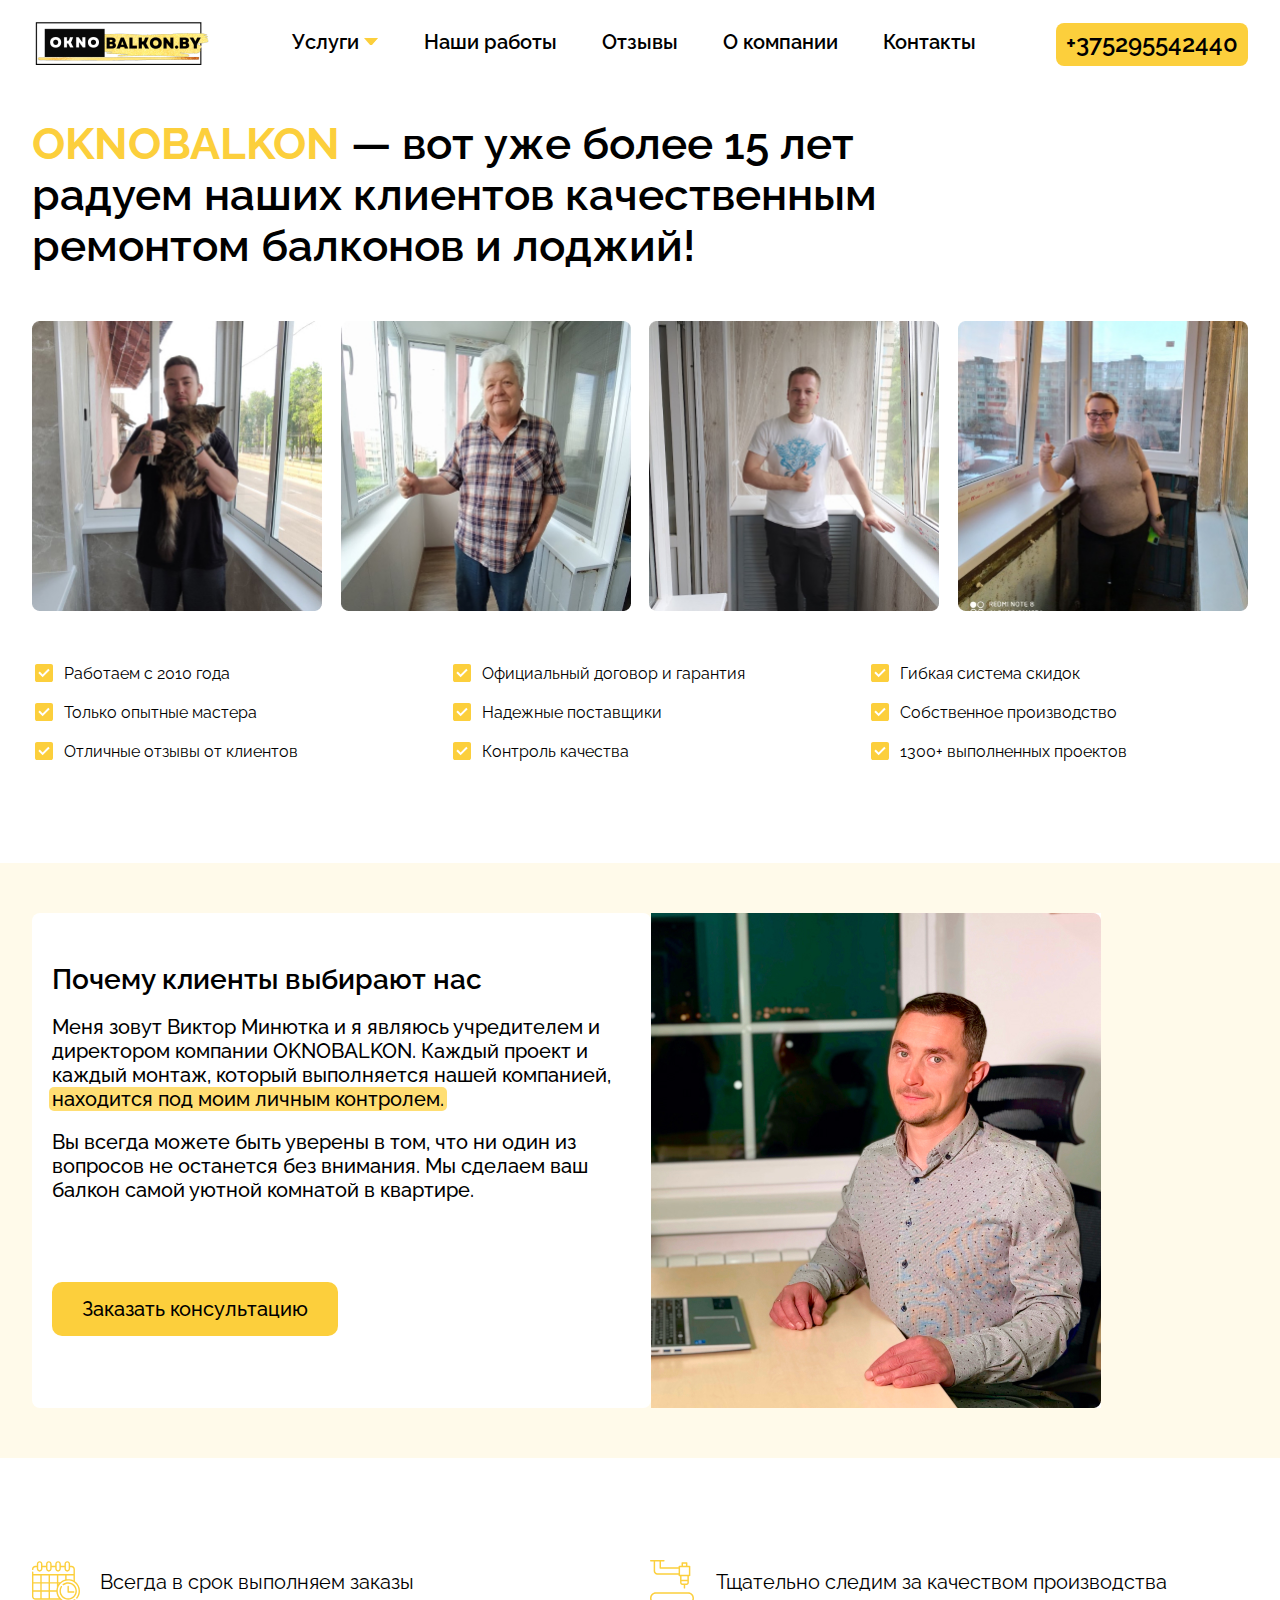
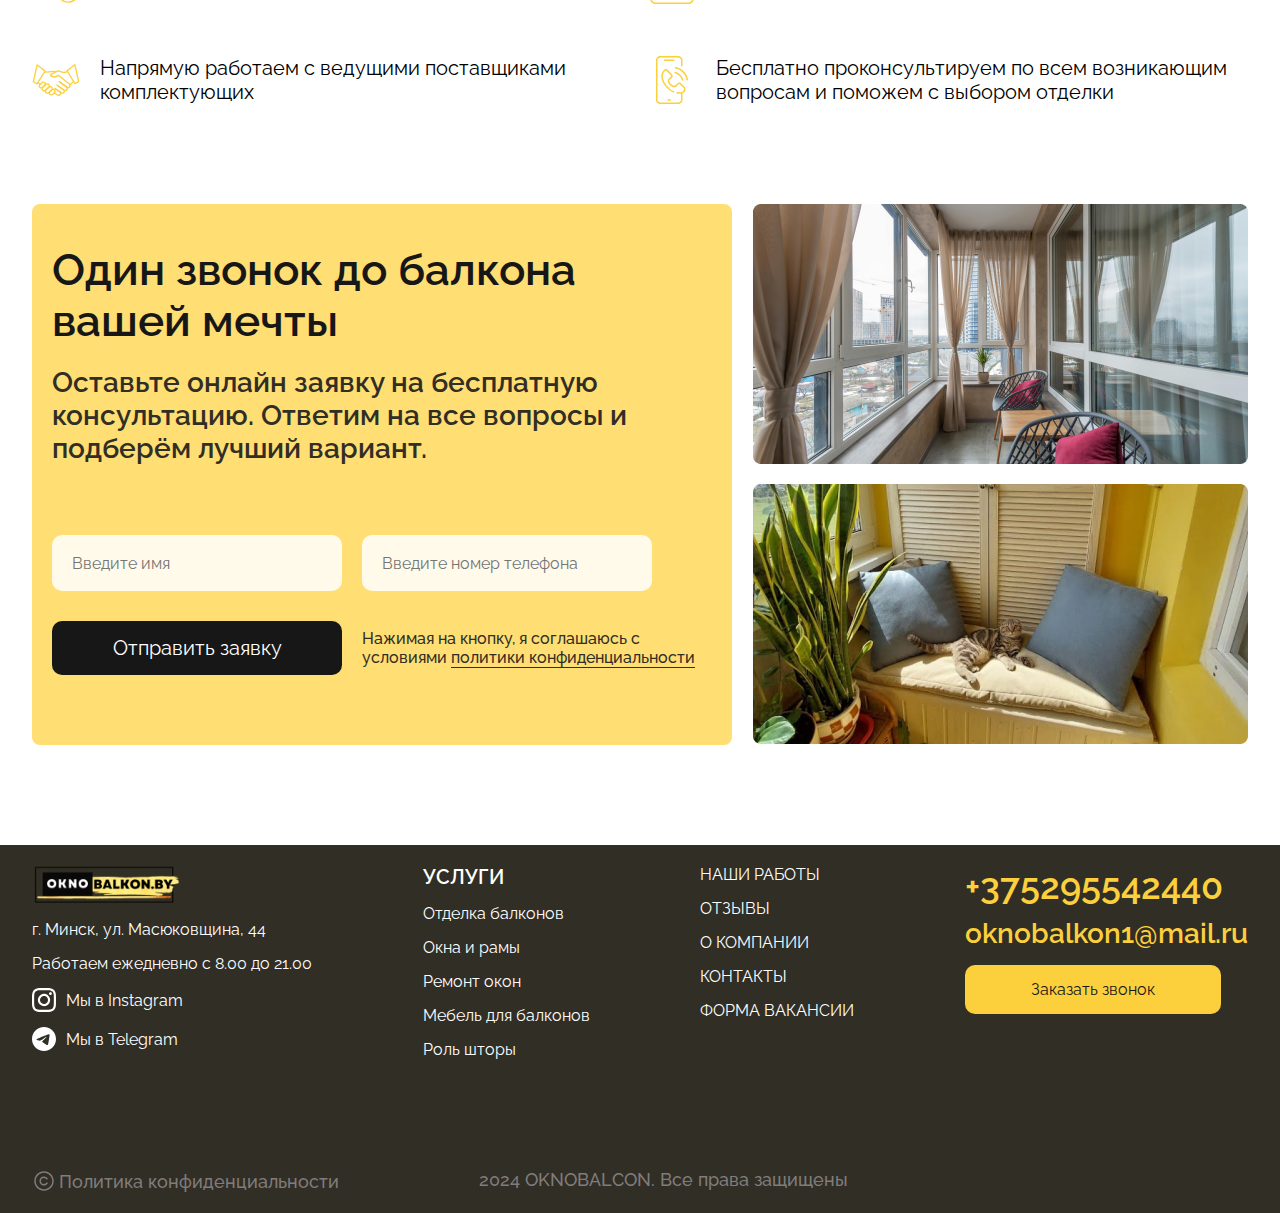
<file: for-company.html>
<!DOCTYPE html>
<html lang="en">
<head>
    <meta charset="UTF-8">
    <meta name="viewport" content="width=device-width, initial-scale=1, minimum-scale=1, maximum-scale=1"/>
    <title>Наши работы обзор</title>
    <link rel="stylesheet" href="css/reset.css">
    <link rel="stylesheet" href="css/style.css">
    <link rel="stylesheet" href="css/media.css">
</head>
<body>

<div id="myModal" class="modal">


    <div class="modal-content">
        <div class="modal-img">

        </div>
        <div class="modal-header">
            <span class="close">&times;</span>
            <form action="">
                <h3>Один звонок до балкона вашей мечты </h3>
                <p>Для получения бесплатного замера оставьте онлайн заявку и мы перезвоним вам в ближайшее время!</p>
                <div class="input-fields">
                    <input type="text" name="name" required="" placeholder="Введите имя">
                    <input type="tel" name="phone" required="" placeholder="Введите номер телефона">

                    <div class="black-btn">
                        <button type="submit">Отправить заявку</button>
                    </div>
                    <span>Нажимая на кнопку, я соглашаюсь с условиями <a href="#">политики конфиденциальности</a></span>
                </div>
            </form>
        </div>
    </div>
</div>
<div class="modal" id="vacancyModal">
    <div class="modal-content">
        <div class="vacancy">
            <span class="close">&times;</span>
            <form action="">
                <h3><b class="yellow_back"> Работа </b> в OKNOBALKON </h3>
                <h5>Мы постоянно растем и расширяемся, поэтому нам нужны новые кадры </h5>
                <p>Готовы предоставить самые лучшие условия, оказать помощь в карьерном росте и заработке. Если вы
                    квалифицированный специалист по установке окон ПВХ, алюминиевых рам, или вы мастер по отделке
                    балконов — мы всегда рассмотрим вашу вакансию.</p>
                <p>А может вы просто умеете держать перфоратор в руках и желаете стать мастером — можем предложить вам
                    обучение.</p>
                <h5>Отправьте заявку и мы свяжемся с вами в ближайшее время!</h5>
                <div class="input-fields-vacancy">

                    <input type="text" name="name" required="" placeholder="Введите имя">
                    <input type="tel" name="phone" required="" placeholder="Введите номер телефона">

                    <div class="black-btn">
                        <button type="submit">Отправить заявку</button>
                    </div>
                </div>
                <div>
                    <span>Нажимая на кнопку, я соглашаюсь с условиями <a class="border" href="#">политики конфиденциальности</a></span>
                </div>
            </form>
        </div>
    </div>
</div>
<div id="modalThanks"  class="modal-thanks">
    <div class="modal-content">
        <h3>Ваша заявка отправлена!</h3>
        <p class="p-big">Наш менеджер свяжется с вами в ближайшее время</p>
    </div>
</div>

<div class="header container">
    <a href="index.html"><span class="logo"><img src="img/logo.png" alt=""></span></a>
    <ul>
        <li class="dropdown">
            <button id="dropdownBtn" class="dropbtn">Услуги <img id="arrowIcon" src="img/icons/arrow-down.svg" alt="">
            </button>
            <div id="myDropdown" class="dropdown-content">
                <a href="finishing-of-balconies.html">Отделка балконов</a>
                <a href="windows-frames.html">Окна и рамы</a>
                <a href="window-repair.html">Ремонт окон</a>
                <a href="furniture-balconies.html">Мебель для балконов</a>
                <a href="roller -blinds.html">Роль шторы</a>
            </div>
        </li>
        <li><a href="our-works.html">Наши работы</a></li>
        <li><a href="reviews.html">Отзывы</a></li>
        <li><a href="for-company.html">О компании</a></li>
        <li><a href="contacts.html">Контакты</a></li>
    </ul>

    <div class="header-controls">
        <div class="header_phone-btn-adapt">
            <a href="tel:+375295542440"></a>
        </div>
        <div class="header_phone-btn">
            <a href="tel:+375295542440">
                +375295542440
            </a>
        </div>
        <span class="burger">
            <div id="burgerIcon"></div>
            <div id="icon_close"></div>
            <!--            <img id="burgerIcon" src="img/icons/burger.svg" alt="" width="40">-->
            <!--            <img id="icon_close" src="img/icons/icon_close.svg" alt="" width="40">-->
        </span>
    </div>
</div>
<div class="offers container">
    <h3><b class="yellow_text"> OKNOBALKON </b>  —  вот уже более 15 лет радуем наших клиентов качественным ремонтом балконов и лоджий!</h3>
    <div>
        <ul class="offers_img">
            <li></li>
            <li></li>
            <li></li>
            <li></li>
        </ul>
        <ul class="offers_check">
            <li><img src="img/icons/icon_check.svg" alt="">Работаем с 2010 года</li>
            <li><img src="img/icons/icon_check.svg" alt="">Официальный договор и гарантия</li>
            <li><img src="img/icons/icon_check.svg" alt="">Гибкая система скидок</li>
            <li><img src="img/icons/icon_check.svg" alt="">Только опытные мастера</li>
            <li><img src="img/icons/icon_check.svg" alt="">Hадежные поставщики </li>
            <li><img src="img/icons/icon_check.svg" alt="">Собственное производство</li>
            <li><img src="img/icons/icon_check.svg" alt="">Отличные отзывы от клиентов</li>
            <li><img src="img/icons/icon_check.svg" alt="">Контроль качества</li>
            <li><img src="img/icons/icon_check.svg" alt="">1300+ выполненных проектов</li>
        </ul>
    </div>
</div>
<div class="about_the_company yellow-background">
    <div class="container">
        <div class="about_the_company-text">
            <h4>Почему клиенты выбирают нас</h4><br>
            <p>
                Меня зовут Виктор Минютка и я являюсь учредителем и директором компании OKNOBALKON. Каждый проект и
                каждый
                монтаж, который выполняется нашей компанией,<br> <span>находится под моим личным контролем.</span>
            </p>
            <br>
            <p>Вы всегда можете быть уверены в том, что ни один из вопросов не останется без внимания. Мы сделаем ваш
                балкон
                самой уютной комнатой в квартире.</p>

            <button class="consultation signUp">Заказать консультацию</button>
        </div>
        <div class="about_the_company-img">

        </div>
    </div>
</div>
<div class="quality container">
    <ul>
        <li><img src="img/icons/icon_time.svg" alt="">Всегда в срок выполняем заказы</li>
        <li><img src="img/icons/icon_production.svg" alt="">Тщательно следим за качеством производства</li>
        <li><img src="img/icons/icon_partners.svg" alt="">Напрямую работаем с ведущими поставщиками комплектующих</li>
        <li><img src="img/icons/icon_phone-orange.svg" alt="">Бесплатно проконсультируем по всем возникающим вопросам и поможем с выбором отделки</li>
    </ul>
</div>
<div class="contacts container">
    <form action="#">
        <h3>
            Один звонок до балкона вашей мечты
        </h3>
        <h4>
            Оставьте онлайн заявку на бесплатную консультацию. Ответим на все вопросы и подберём лучший вариант.
        </h4>
        <div class="input-fields">
            <input type="text" id="name" name="name" required="" placeholder="Введите имя">
            <input type="tel" id="phone" name="phone" required="" placeholder="Введите номер телефона">

            <div class="black-btn">
                <button type="submit">Отправить заявку</button>
            </div>
            <p>Нажимая на кнопку, я соглашаюсь с условиями <a href="#">политики конфиденциальности</a></p>
        </div>
    </form>
    <div class="contacts_img">
        <img src="img/img-1.jpg" alt="">
        <img src="img/img-2.jpg" alt="">
    </div>
</div>
<div class="footer">
    <div class="container">
        <div class="footer_logo-adapt">
            <img src="img/logo.png" alt="" width="150" height="40">
        </div>
        <div class="footer-links">
            <div>

                <ul>
                    <li class="footer_logo">
                        <img src="img/logo.png" alt="" width="150" height="40">
                    </li>

                    <li>
                        г. Минск, ул. Масюковщина, 44
                    </li>
                    <li>
                        Работаем ежедневно с 8.00 до 21.00
                    </li>
                    <li>
                        <a href="https://www.instagram.com/oknobalkon.by?igsh=MTh4bHZkNWZhYTI0Zg=="> <img
                                src="img/icons/icon_instagram.svg" alt=""> Мы в Instagram</a>
                    </li>
                    <li>
                        <a href="https://t.me/viktorminutka">
                            <img src="img/icons/icon_telegram.svg" alt="Telegram"> Мы в Telegram
                        </a>
                    </li>
                </ul>
            </div>
            <div>
                <ul>
                    <li>
                        <h5>УСЛУГИ</h5>
                    </li>
                    <li>
                        <a href="finishing-of-balconies.html">Отделка балконов</a>
                    </li>
                    <li>
                        <a href="windows-frames.html">Окна и рамы</a>
                    </li>
                    <li>
                        <a href="window-repair.html">Ремонт окон</a>
                    </li>
                    <li>
                        <a href="furniture-balconies.html">Мебель для балконов</a>
                    </li>
                    <li>
                        <a href="roller -blinds.html">Роль шторы</a>
                    </li>
                </ul>
            </div>
            <div>
                <ul>
                    <li>
                        <a href="our-works.html">НАШИ РАБОТЫ</a>
                    </li>
                    <li>
                        <a href="reviews.html">ОТЗЫВЫ</a>
                    </li>
                    <li>
                        <a href="for-company.html">О КОМПАНИИ</a>
                    </li>
                    <li>
                        <a href="contacts.html">КОНТАКТЫ</a>
                    </li>
                    <li id="vacancy">
                        <a>ФОРМА ВАКАНСИИ</a>
                    </li>
                </ul>
            </div>
            <div>
                <ul class="footer_contacts">
                    <li>
                        <h3>
                            <a href="tel:+375295542440">
                                +375295542440
                            </a>
                        </h3>
                        <h4><a href="3">oknobalkon1@mail.ru</a></h4>
                    </li>
                    <li>
                        <button class="footer_btn signUp">
                            Заказать звонок
                        </button>
                    </li>
                </ul>
            </div>
        </div>
        <div class="footer_btn-adapt">
            <button>
                Заказать звонок
            </button>
        </div>
        <div class="copyright_field">

            <div class="copyright"><img src="img/icons/icon_copyright.svg" width="24px" height="24px" alt=""><a
                    href="#"><p>Политика конфиденциальности</p></a></div>
            <p>2024 OKNOBALCON. Все права защищены</p>
        </div>
    </div>
</div>
<script src="js/script.js"></script>
</body>
</html>
</file>
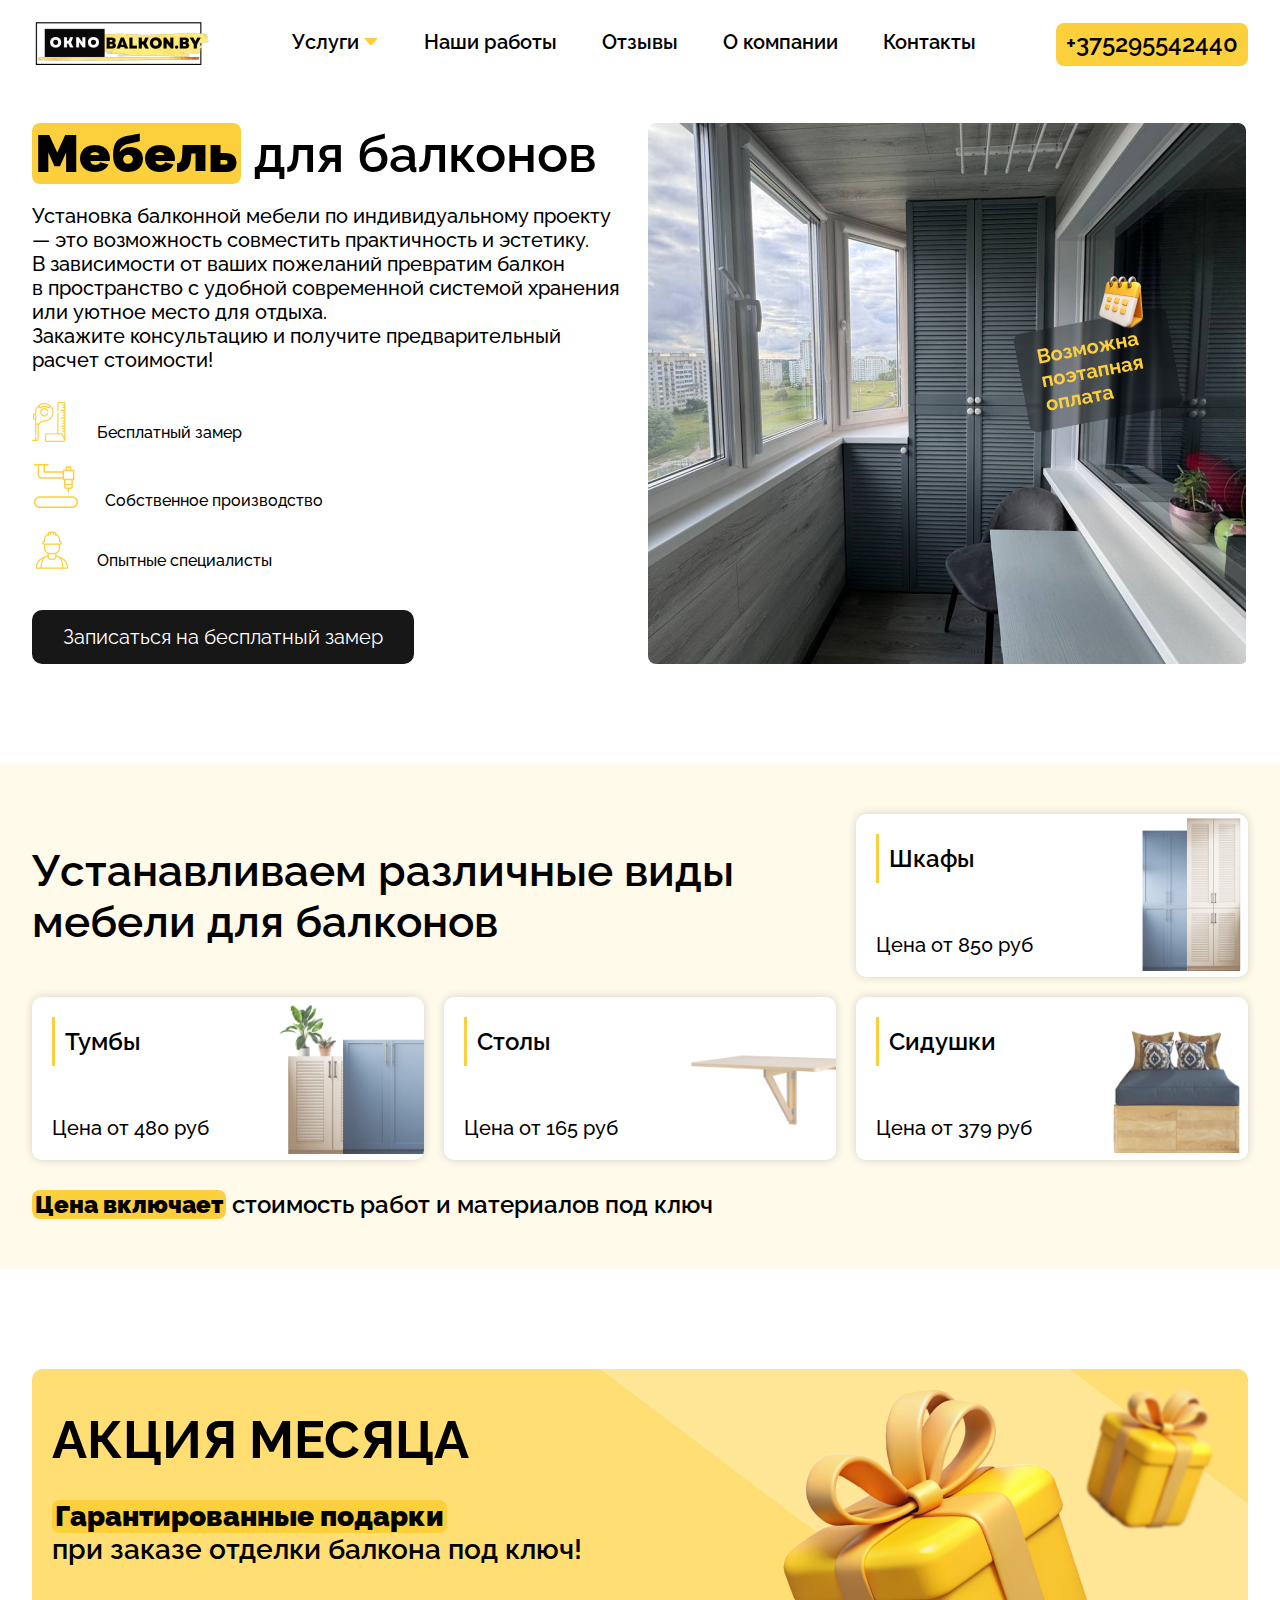
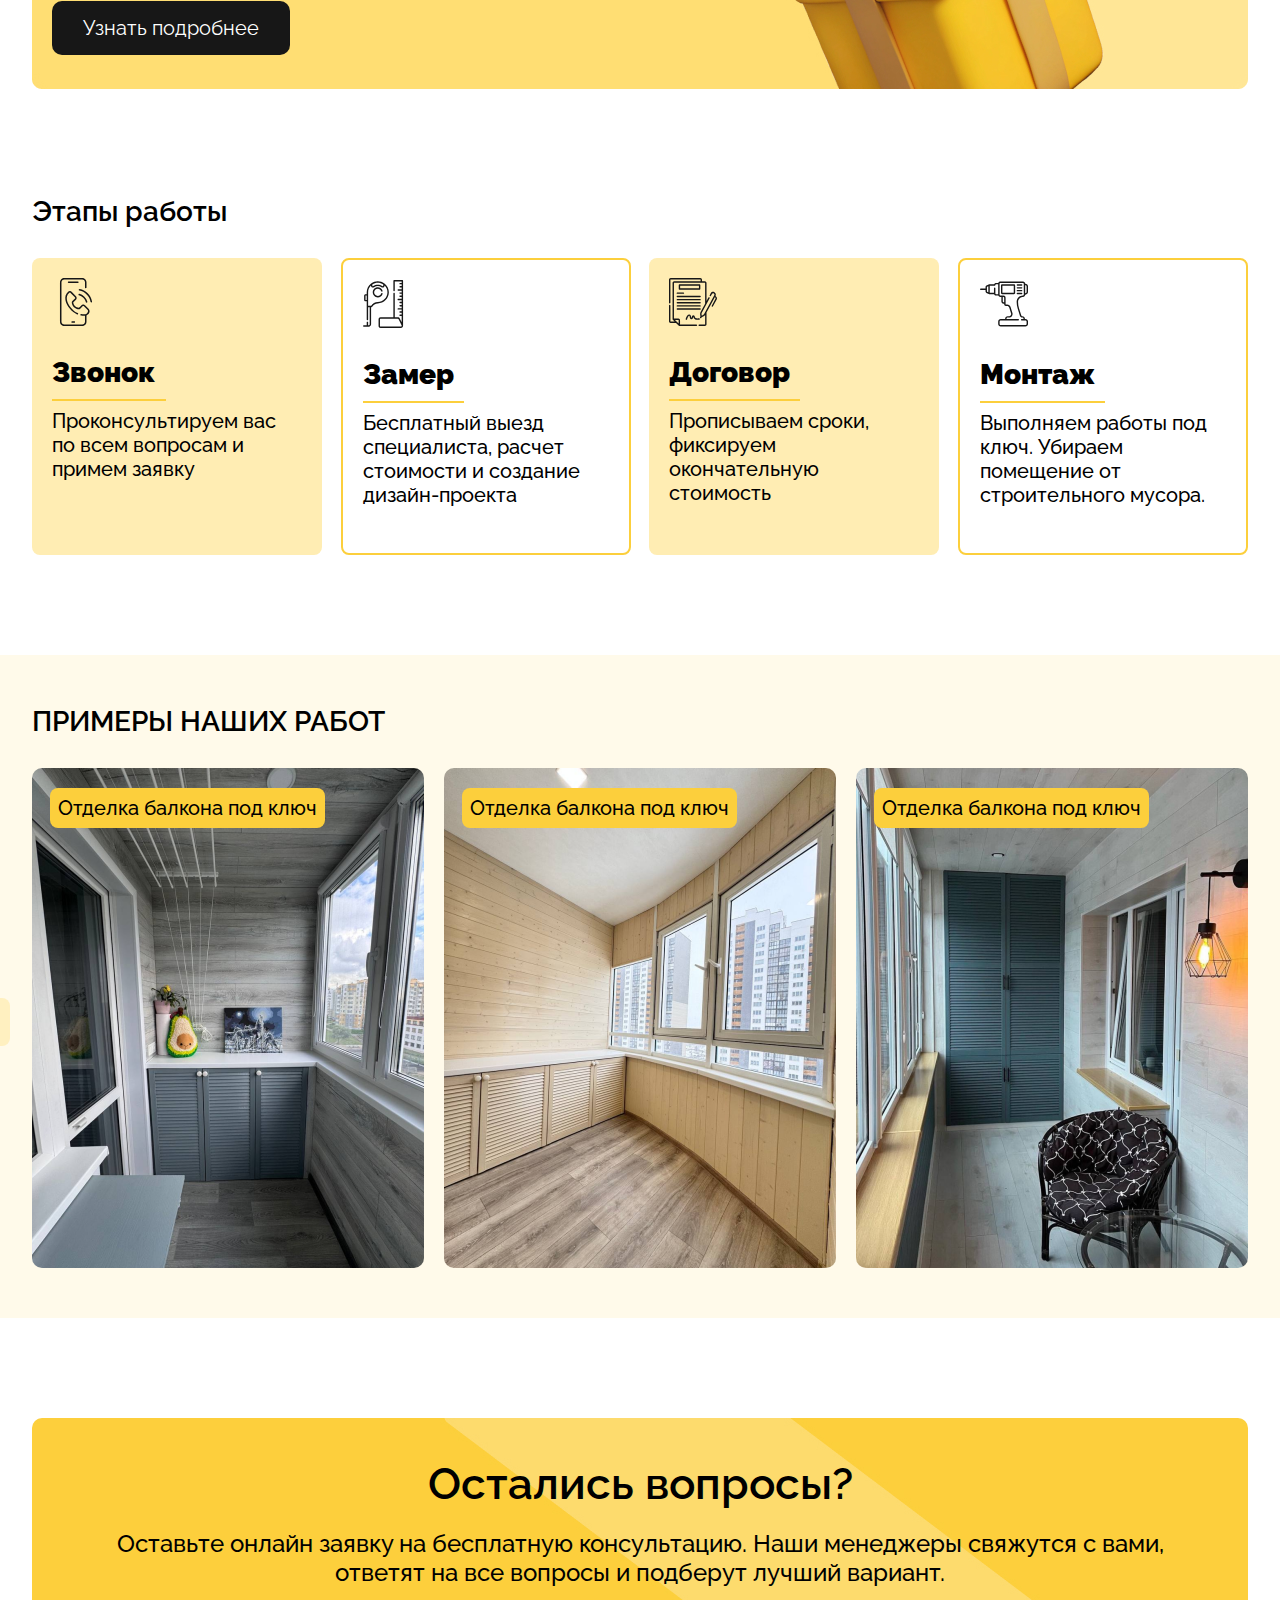
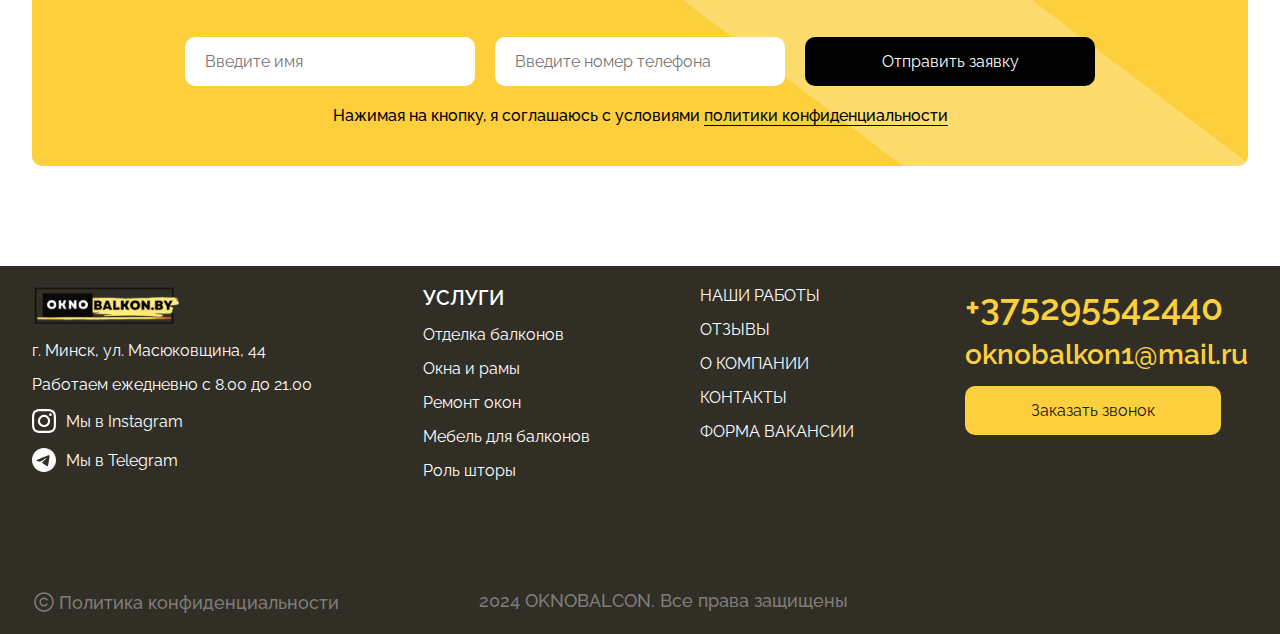
<file: furniture-balconies.html>
<!DOCTYPE html>
<html lang="en">
<head>
    <meta charset="UTF-8">
    <meta name="viewport" content="width=device-width, initial-scale=1, minimum-scale=1, maximum-scale=1"/>
    <title>Мебель для балконов</title>
    <link rel="stylesheet" href="https://unpkg.com/swiper/swiper-bundle.min.css">
    <link rel="stylesheet" href="css/reset.css">
    <link rel="stylesheet" href="css/style.css">
    <link rel="stylesheet" href="css/media.css">
</head>
<body class="furniture-balconies">

<div id="myModal" class="modal">


    <div class="modal-content">
        <div class="modal-img">

        </div>
        <div class="modal-header">
            <span class="close">&times;</span>
            <form action="">
                <h3>Один звонок до балкона вашей мечты </h3>
                <p>Для получения бесплатного замера оставьте онлайн заявку и мы перезвоним вам в ближайшее время!</p>
                <div class="input-fields">
                    <input type="text" name="name" required="" placeholder="Введите имя">
                    <input type="tel" name="phone" required="" placeholder="Введите номер телефона">

                    <div class="black-btn">
                        <button type="submit">Отправить заявку</button>
                    </div>
                    <span>Нажимая на кнопку, я соглашаюсь с условиями <a href="#">политики конфиденциальности</a></span>
                </div>
            </form>
        </div>
    </div>
</div>
<div class="modal" id="vacancyModal">
    <div class="modal-content">
        <div class="vacancy">
            <span class="close">&times;</span>
            <form action="">
                <h3><b class="yellow_back"> Работа </b> в OKNOBALKON </h3>
                <h5>Мы постоянно растем и расширяемся, поэтому нам нужны новые кадры </h5>
                <p>Готовы предоставить самые лучшие условия, оказать помощь в карьерном росте и заработке. Если вы
                    квалифицированный специалист по установке окон ПВХ, алюминиевых рам, или вы мастер по отделке
                    балконов — мы всегда рассмотрим вашу вакансию.</p>
                <p>А может вы просто умеете держать перфоратор в руках и желаете стать мастером — можем предложить вам
                    обучение.</p>
                <h5>Отправьте заявку и мы свяжемся с вами в ближайшее время!</h5>
                <div class="input-fields-vacancy">

                    <input type="text" name="name" required="" placeholder="Введите имя">
                    <input type="tel" name="phone" required="" placeholder="Введите номер телефона">

                    <div class="black-btn">
                        <button type="submit">Отправить заявку</button>
                    </div>
                </div>
                <div>
                    <span>Нажимая на кнопку, я соглашаюсь с условиями <a class="border" href="#">политики конфиденциальности</a></span>
                </div>
            </form>
        </div>
    </div>
</div>
<div id="modalThanks"  class="modal-thanks">
    <div class="modal-content">
        <h3>Ваша заявка отправлена!</h3>
        <p class="p-big">Наш менеджер свяжется с вами в ближайшее время</p>
    </div>
</div>


<div class="header container">
    <a href="index.html"><span class="logo"><img src="img/logo.png" alt=""></span></a>
    <ul>
        <li class="dropdown">
            <button id="dropdownBtn" class="dropbtn">Услуги <img id="arrowIcon" src="img/icons/arrow-down.svg" alt="">
            </button>
            <div id="myDropdown" class="dropdown-content">
                <a href="finishing-of-balconies.html">Отделка балконов</a>
                <a href="windows-frames.html">Окна и рамы</a>
                <a href="window-repair.html">Ремонт окон</a>
                <a href="furniture-balconies.html">Мебель для балконов</a>
                <a href="roller -blinds.html">Роль шторы</a>
            </div>
        </li>
        <li><a href="our-works.html">Наши работы</a></li>
        <li><a href="reviews.html">Отзывы</a></li>
        <li><a href="for-company.html">О компании</a></li>
        <li><a href="contacts.html">Контакты</a></li>
    </ul>

    <div class="header-controls">
        <div class="header_phone-btn-adapt">
            <a href="tel:+375295542440"></a>
        </div>
        <div class="header_phone-btn">
            <a href="tel:+375295542440">
                +375295542440
            </a>
        </div>
        <span class="burger">
            <div id="burgerIcon"></div>
            <div id="icon_close"></div>
            <!--            <img id="burgerIcon" src="img/icons/burger.svg" alt="" width="40">-->
            <!--            <img id="icon_close" src="img/icons/icon_close.svg" alt="" width="40">-->
        </span>
    </div>
</div>
<div class="container headline">
    <h1><b class="yellow_back">Мебель</b> для балконов</h1>
</div>
<div class="finishing container">

    <div class="finishing_text">
        <h1><b class="yellow_back">Мебель</b> для балконов</h1>
        <p class="p-big">Установка балконной мебели по индивидуальному проекту — это возможность совместить практичность и эстетику. В зависимости от ваших пожеланий превратим балкон в пространство с удобной современной системой хранения или уютное место для отдыха.<br>
            Закажите консультацию и получите предварительный расчет стоимости!</p>
        <ul>
            <li><img src="img/icons/icon_measure.svg" alt="">Бесплатный замер</li>
            <li><img src="img/icons/icon_production.svg" alt="">Собственное производство</li>
            <li><img src="img/icons/icon_builder.svg" alt="">Опытные специалисты</li>
        </ul>
        <div class="black-btn">
            <button>Записаться на бесплатный замер</button>
        </div>
    </div>
    <div class="finishing_img">

    </div>


</div>
<div class="finishing_btn container">
    <div class="black-btn">
        <button>Записаться на бесплатный замер</button>
    </div>
    <div class="furniture_block-adapt container">

    </div>
</div>
<div class="execution yellow-background">
    <div class="container">
        <h3 class="species_adapt">Устанавливаем различные виды мебели для балконов</h3>
        <ul>
            <li class="species_furniture"><h3>Устанавливаем различные виды мебели для балконов</h3></li>
            <li>
                <h5>Шкафы</h5>
                <p class="p-big">Цена от 850 руб</p>
            </li>
            <li>
                <h5>Тумбы</h5>
                <p class="p-big">Цена от 480 руб</p>
            </li>
            <li>
                <h5>Столы</h5>
                <p class="p-big">Цена от 165 руб</p>
            </li>
            <li>
                <h5>Сидушки</h5>
                <p class="p-big">Цена от 379 руб</p>
            </li>

        </ul>
        <h5><b class="yellow_back">Цена включает</b> стоимость работ и материалов под ключ</h5>
    </div>
</div>
<div class="promotion container">
    <h2>АКЦИЯ МЕСЯЦА</h2>
    <h4>
        <b class="yellow_back">Гарантированные подарки</b><br>
        при заказе отделки балкона под ключ!
    </h4>
    <div class="black-btn">
        <button>
            Узнать подробнее
        </button>
    </div>
</div>
<div class="stages_of_work container">
    <h4>Этапы работы</h4>
    <ul>
        <li>
            <img src="img/icons/icon_phone.svg" alt="" width="48" height="48">
            <h4><b>Звонок</b></h4>
            <p class="p-big">Проконсультируем вас по всем вопросам и примем заявку</p>
        </li>
        <li>
            <img src="img/icons/icon_measure-black.svg" alt="" width="48" height="48">
            <h4><b>Замер</b></h4>
            <p class="p-big">Бесплатный выезд специалиста, расчет стоимости и создание дизайн-проекта</p>
        </li>
        <li>
            <img src="img/icons/agreement.svg" alt="" width="48" height="48">
            <h4><b>Договор</b></h4>
            <p class="p-big">Прописываем сроки, фиксируем окончательную стоимость</p>
        </li>
        <li>
            <img src="img/icons/installation.svg" alt="" width="48" height="48">
            <h4><b>Монтаж</b></h4>
            <p class="p-big">Выполняем работы под ключ. Убираем помещение от строительного мусора.</p>
        </li>
    </ul>
</div>
<div class="examples yellow-background">
    <div class="container">
        <h4>ПРИМЕРЫ НАШИХ РАБОТ</h4>
        <div class="swiper-container-2-wrapper">
            <div class="swiper-container-2">
                <div class="swiper-wrapper">
                    <div class="swiper-slide">
                        <div class="card">
                            <span>Отделка балкона под ключ</span>
                            <ul>
                                <li>Теплое остекление</li>
                                <li>Утепление холодных поверхностей</li>
                                <li>Отделка ламинатом</li>
                                <li>Потолочные светильники, розетки</li>
                                <li>Тумба, шкаф, откидной столик</li>
                                <li>Рольшторы</li>
                            </ul>
                        </div>
                    </div>
                    <div class="swiper-slide">
                        <div class="card">
                            <span>Отделка балкона под ключ</span>
                            <ul>
                                <li>Обшивка вагонкой</li>
                                <li>Укладка линолеума</li>
                                <li>Тумбочки</li>
                                <li>Потолочные светильники, розетки</li>
                                <li>Подоконники пластиковые</li>
                                <li>Потолок из ПВХ панелей</li>
                            </ul>
                        </div>
                    </div>
                    <div class="swiper-slide">
                        <div class="card">
                            <span>Отделка балкона под ключ</span>
                            <ul>
                                <li>Теплое остекление</li>
                                <li>Утепление холодных поверхностей</li>
                                <li>Отделка ламинатом</li>
                                <li>Потолочные светильники, розетки</li>
                                <li>Тумба, шкаф, откидной столик</li>
                                <li>Рольшторы</li>
                            </ul>
                        </div>
                    </div>
                    <div class="swiper-slide">
                        <div class="card">
                            <span>Отделка балкона под ключ</span>
                            <ul>
                                <li>Обшили балкон ПВХ панелями</li>
                                <li>Утепление холодных стен</li>
                                <li>Постелили линолеум</li>
                                <li>Потолочные светильники, розетки</li>
                                <li>Установили тумбу с полками</li>
                            </ul>
                        </div>
                    </div>
                    <div class="swiper-slide">
                        <div class="card">
                            <span>Отделка балкона под ключ</span>
                            <ul>
                                <li>Отделка ламинатом и камнем</li>
                                <li>Утепление холодных стен</li>
                                <li>Установка премиум подоконника</li>
                                <li>Потолочные светильники, розетки</li>
                                <li>Шкаф с полками</li>
                                <li>Устройство теплого пола</li>
                            </ul>
                        </div>
                    </div>
                    <div class="swiper-slide">
                        <div class="card">
                            <span>Отделка балкона под ключ</span>
                            <ul>
                                <li>Укрепили ограждения балкона</li>
                                <li>Утеплили холодные поверхности</li>
                                <li>Установили пластиковую раму</li>
                                <li>Обшили стены евровагонкой</li>
                                <li>Обшили потолок ПВХ панелями</li>
                                <li>Установили рольшторы</li>
                            </ul>
                        </div>
                    </div>
                    <div class="swiper-slide">
                        <div class="card">
                            <span>Отделка балкона под ключ</span>
                            <ul>
                                <li>Установка пластиковой рамы</li>
                                <li>Утепление холодных поверхностей</li>
                                <li>Обшивка евровагонкой</li>
                                <li>Обшивка вагонкой «штиль»</li>
                                <li>Пропитка дерева лаком</li>

                            </ul>
                        </div>
                    </div>
                    <div class="swiper-slide">
                        <div class="card">
                            <span>Отделка балкона под ключ</span>
                            <ul>
                                <li>Теплое остекление</li>
                                <li>Утепление холодных поверхностей</li>
                                <li>Отделка ламинатом</li>
                                <li>Потолочные светильники, розетки</li>
                                <li>Тумба, шкаф, откидной столик</li>
                                <li>Рольшторы</li>
                            </ul>
                        </div>
                    </div>
                    <div class="swiper-slide">
                        <div class="card">
                            <span>Отделка балкона под ключ</span>
                            <ul>
                                <li>Теплое остекление рамой ПВХ</li>
                                <li>Утепление холодных поверхностей</li>
                                <li>Отделка ламинатом</li>
                                <li>Потолочные светильники, розетки</li>
                                <li>Сидушка ларь</li>
                                <li>Установка премиум подоконника</li>
                            </ul>
                        </div>
                    </div>
                    <div class="swiper-slide">
                        <div class="card">
                            <span>Отделка балкона под ключ</span>
                            <ul>
                                <li> Установка пластиковой рамы</li>
                                <li>Утепление холодных поверхностей</li>
                                <li>Обшивка ламинатом</li>
                                <li> Потолочные светильники, розетки</li>
                                <li>Шкаф, откидной столик</li>
                                <li>Обшивка потолка ПВХ панелями</li>
                            </ul>
                        </div>
                    </div>
                    <div class="swiper-slide">
                        <div class="card">
                            <span>Отделка балкона под ключ</span>
                            <ul>
                                <li>Алюминиевая рама</li>
                                <li>Наружная отделка виниловым сайдингом</li>
                            </ul>
                        </div>
                    </div>
                    <div class="swiper-slide">
                        <div class="card">
                            <span>Отделка балкона под ключ</span>
                            <ul>
                                <li> Установили алюминиевую раму с тонированными стеклами</li>
                                <li> Смонтировали независимую крышу</li>
                                <li> Выполнили наружную отделку профильным оцинкованным листом</li>
                            </ul>
                        </div>
                    </div>
                    <div class="swiper-slide">
                        <div class="card">
                            <span>Отделка балкона под ключ</span>
                            <ul>
                                <li> Установили раму ПВХ и балконную группу</li>
                                <li> Обшили широкой вагонкой под покраску</li>
                                <li> Постелили ламинат 33 класса</li>
                            </ul>
                        </div>
                    </div>
                    <div class="swiper-slide">
                        <div class="card">
                            <span>Отделка балкона под ключ</span>
                            <ul>
                                <li>Установка алюминиевой рамы в пол с матовыми стеклами</li>
                                <li>Выполнили черновой пол с дренажными отверстиями под слив</li>
                                <li>Уложили плитку из дерева</li>
                                <li>Подшили потолок и заднюю стенку балкона</li>
                            </ul>
                        </div>
                    </div>
                    <div class="swiper-slide">
                        <div class="card">
                            <span>Отделка балкона под ключ</span>
                            <ul>
                                <li>Установили алюминиевую раздвижную раму в пол</li>
                                <li>  Смонтировали крышу мягкую кровлю на деревянном каркасе</li>
                            </ul>
                        </div>
                    </div>
                    <div class="swiper-slide">
                        <div class="card">
                            <span>Отделка балкона под ключ</span>
                            <ul>
                                <li>
                                    Монтаж независимой крыши из профильного листа с металлической трубой в качестве обрешетки
                                </li>

                            </ul>
                        </div>
                    </div>
                    <div class="swiper-slide">
                        <div class="card">
                            <span>Отделка балкона под ключ</span>
                            <ul>
                                <li>
                                    Вынесли балкон металлическим уголком для дальнейшего остекления
                                </li>

                            </ul>
                        </div>
                    </div>
                    <div class="swiper-slide">
                        <div class="card">
                            <span>Отделка балкона под ключ</span>
                            <ul>
                                <li>  Установка рамы ПВХ</li>
                                <li>  Утепление холодных стен</li>
                                <li> Обшивка ПВХ панелями</li>
                                <li>  Укладка на пол OSB-плиты и линолеума</li>
                                <li>  Потолочные светильники, розетки</li>
                                <li> Установили сушилку для белья</li>


                            </ul>
                        </div>
                    </div>
                    <div class="swiper-slide">
                        <div class="card">
                            <span>Отделка балкона под ключ</span>
                            <ul>
                                <li> Установили теплую раму ПВХ</li>
                                <li> Смонтировали крышу</li>
                                <li> Утеплили пол, потолок, парапет</li>
                                <li> Обшили балкон вагонкой</li>
                                <li>  Выполнили пол из доски 32мм</li>
                                <li> Покрыли вагонку лаком по дереву</li>
                            </ul>
                        </div>
                    </div>
                    <div class="swiper-slide">
                        <div class="card">
                            <span>Отделка балкона под ключ</span>
                            <ul>

                                <li>Установили теплую раму ПВХ</li>
                                <li>Смонтировали крышу</li>
                                <li>Утеплили пол и холодные стены</li>
                                <li>Обшили балкон вагонкой</li>
                                <li>Выполнили напольное покрытие из доски 32 мм</li>
                                <li>Покрыли вагонку лаком по дереву</li>


                            </ul>
                        </div>
                    </div>
                    <div class="swiper-slide">
                        <div class="card">
                            <span>Отделка балкона под ключ</span>
                            <ul>
                                <li>Установили пластиковую раму и балконную группу из профиля KBE</li>
                                <li>Утеплили холодные стены</li>
                                <li>Обшивка ПВХ панелями</li>
                                <li>Уложили линолеум на пол</li>
                                <li>Подключили освещение</li>
                                <li>Сидушка с откидным верхом</li>
                            </ul>
                        </div>
                    </div>
                    <div class="swiper-slide">
                        <div class="card">
                            <span>Отделка балкона под ключ</span>
                            <ul>
                                <li>Выполнили теплое остекление пластиковой рамой</li>
                                <li>Установили фурнитуру</li>
                                <li>Выполнили покраску</li>
                            </ul>
                        </div>
                    </div>
                    <div class="swiper-slide">
                        <div class="card">
                            <span>Отделка балкона под ключ</span>
                            <ul>
                                <li>Утеплили стены по типу THERMOS</li>
                                <li>Обшили стены и потолок вагонкой</li>
                                <li>Обшили передний бордюр камнем</li>
                                <li>Выполнили покраску бордюра</li>
                                <li>Уложили черновой пол OSB-плиту</li>
                                <li>Постелили линолеум 33 класса</li>
                            </ul>
                        </div>
                    </div>
                    <div class="swiper-slide">
                        <div class="card">
                            <span>Отделка балкона под ключ</span>
                            <ul>

                                <li>Установили пластиковую раму</li>
                                <li>Установили балконную группу</li>
                                <li>Утеплили холодные стены</li>
                                <li>Обшили стены вагонкой и камнем</li>
                                <li>Обшили потолок ПВХ панелями, уложили ламинат на пол</li>
                                <li>Смонтировали освещение</li>


                            </ul>
                        </div>
                    </div>
                    <div class="swiper-slide">
                        <div class="card">
                            <span>Отделка балкона под ключ</span>
                            <ul>
                                <li>Укрепили ограждения балкона</li>
                                <li>Утеплили холодные поверхности</li>
                                <li>Установили пластиковую раму</li>
                                <li>Обшили стены евровагонкой</li>
                                <li>Обшили потолок ПВХ панелями</li>
                                <li>Установили рольшторы</li>
                            </ul>
                        </div>
                    </div>
                    <div class="swiper-slide">
                        <div class="card">
                            <span>Отделка балкона под ключ</span>
                            <ul>
                                <li>Комбинированная отделка ламинатом и декоративным камнем</li>
                                <li>Установили подоконники</li>
                                <li>Утеплили холодные стены</li>
                                <li>Установили шкаф с полками</li>
                                <li>Потолочные светильники, розетки</li>
                                <li>Устройство теплого пола</li>
                            </ul>
                        </div>
                    </div>
                    <div class="swiper-slide">
                        <div class="card">
                            <span>Отделка балкона под ключ</span>
                            <ul>
                                <li>Установили сидушку с откидным верхом из массива дерева</li>
                                <li>Установили шкаф из жалюзийных фасадов с полками</li>
                                <li>Изготовили мягкие подушки и матрас</li>

                            </ul>
                        </div>
                    </div>
                </div>
            </div>
            <div class="swiper-button-prev"></div>
            <div class="swiper-button-next"></div>
        </div>
    </div>
</div>
<div class="question container">
    <form action="">
        <h3>Остались вопросы?</h3>
        <h5>Оставьте онлайн заявку на бесплатную консультацию. Наши менеджеры свяжутся с вами, ответят на все вопросы и
            подберут лучший вариант.</h5>
                <div class="input-fields-finishing">
                    <input type="text" id="name" name="name" required="" placeholder="Введите имя">
                    <input type="tel" id="phone" name="phone" required="" placeholder="Введите номер телефона">
                    <button type="submit">Отправить заявку</button>
                </div>
        <p>Нажимая на кнопку, я соглашаюсь с условиями <a class="policy" href="#">политики конфиденциальности</a></p>

    </form>
</div>
<div class="footer">
    <div class="container">
        <div class="footer_logo-adapt">
            <img src="img/logo.png" alt="" width="150" height="40">
        </div>
        <div class="footer-links">
            <div>

                <ul>
                    <li class="footer_logo">
                        <img src="img/logo.png" alt="" width="150" height="40">
                    </li>

                    <li>
                        г. Минск, ул. Масюковщина, 44
                    </li>
                    <li>
                        Работаем ежедневно с 8.00 до 21.00
                    </li>
                    <li>
                        <a href="https://www.instagram.com/oknobalkon.by?igsh=MTh4bHZkNWZhYTI0Zg=="> <img
                                src="img/icons/icon_instagram.svg" alt=""> Мы в Instagram</a>
                    </li>
                    <li>
                        <a href="https://t.me/viktorminutka">
                            <img src="img/icons/icon_telegram.svg" alt="Telegram"> Мы в Telegram
                        </a>
                    </li>
                </ul>
            </div>
            <div>
                <ul>
                    <li>
                        <h5>УСЛУГИ</h5>
                    </li>
                    <li>
                        <a href="finishing-of-balconies.html">Отделка балконов</a>
                    </li>
                    <li>
                        <a href="windows-frames.html">Окна и рамы</a>
                    </li>
                    <li>
                        <a href="window-repair.html">Ремонт окон</a>
                    </li>
                    <li>
                        <a href="furniture-balconies.html">Мебель для балконов</a>
                    </li>
                    <li>
                        <a href="roller -blinds.html">Роль шторы</a>
                    </li>
                </ul>
            </div>
            <div>
                <ul>
                    <li>
                        <a href="our-works.html">НАШИ РАБОТЫ</a>
                    </li>
                    <li>
                        <a href="reviews.html">ОТЗЫВЫ</a>
                    </li>
                    <li>
                        <a href="for-company.html">О КОМПАНИИ</a>
                    </li>
                    <li>
                        <a href="contacts.html">КОНТАКТЫ</a>
                    </li>
                    <li id="vacancy">
                        <a>ФОРМА ВАКАНСИИ</a>
                    </li>
                </ul>
            </div>
            <div>
                <ul class="footer_contacts">
                    <li>
                        <h3>
                            <a href="tel:+375295542440">
                                +375295542440
                            </a>
                        </h3>
                        <h4><a href="mailto:oknobalkon1@mail.ru">oknobalkon1@mail.ru</a></h4>
                    </li>
                    <li>
                        <button class="footer_btn signUp">
                            Заказать звонок
                        </button>
                    </li>
                </ul>
            </div>
        </div>
        <div class="footer_btn-adapt">
            <button>
                Заказать звонок
            </button>
        </div>
        <div class="copyright_field">

            <div class="copyright"><img src="img/icons/icon_copyright.svg" width="24px" height="24px" alt=""><a
                    href="#"><p>Политика конфиденциальности</p></a></div>
            <p>2024 OKNOBALCON. Все права защищены</p>
        </div>
    </div>
</div>
<script src="https://unpkg.com/swiper/swiper-bundle.min.js"></script>
<script src="js/script.js"></script>
</body>
</html>
</file>
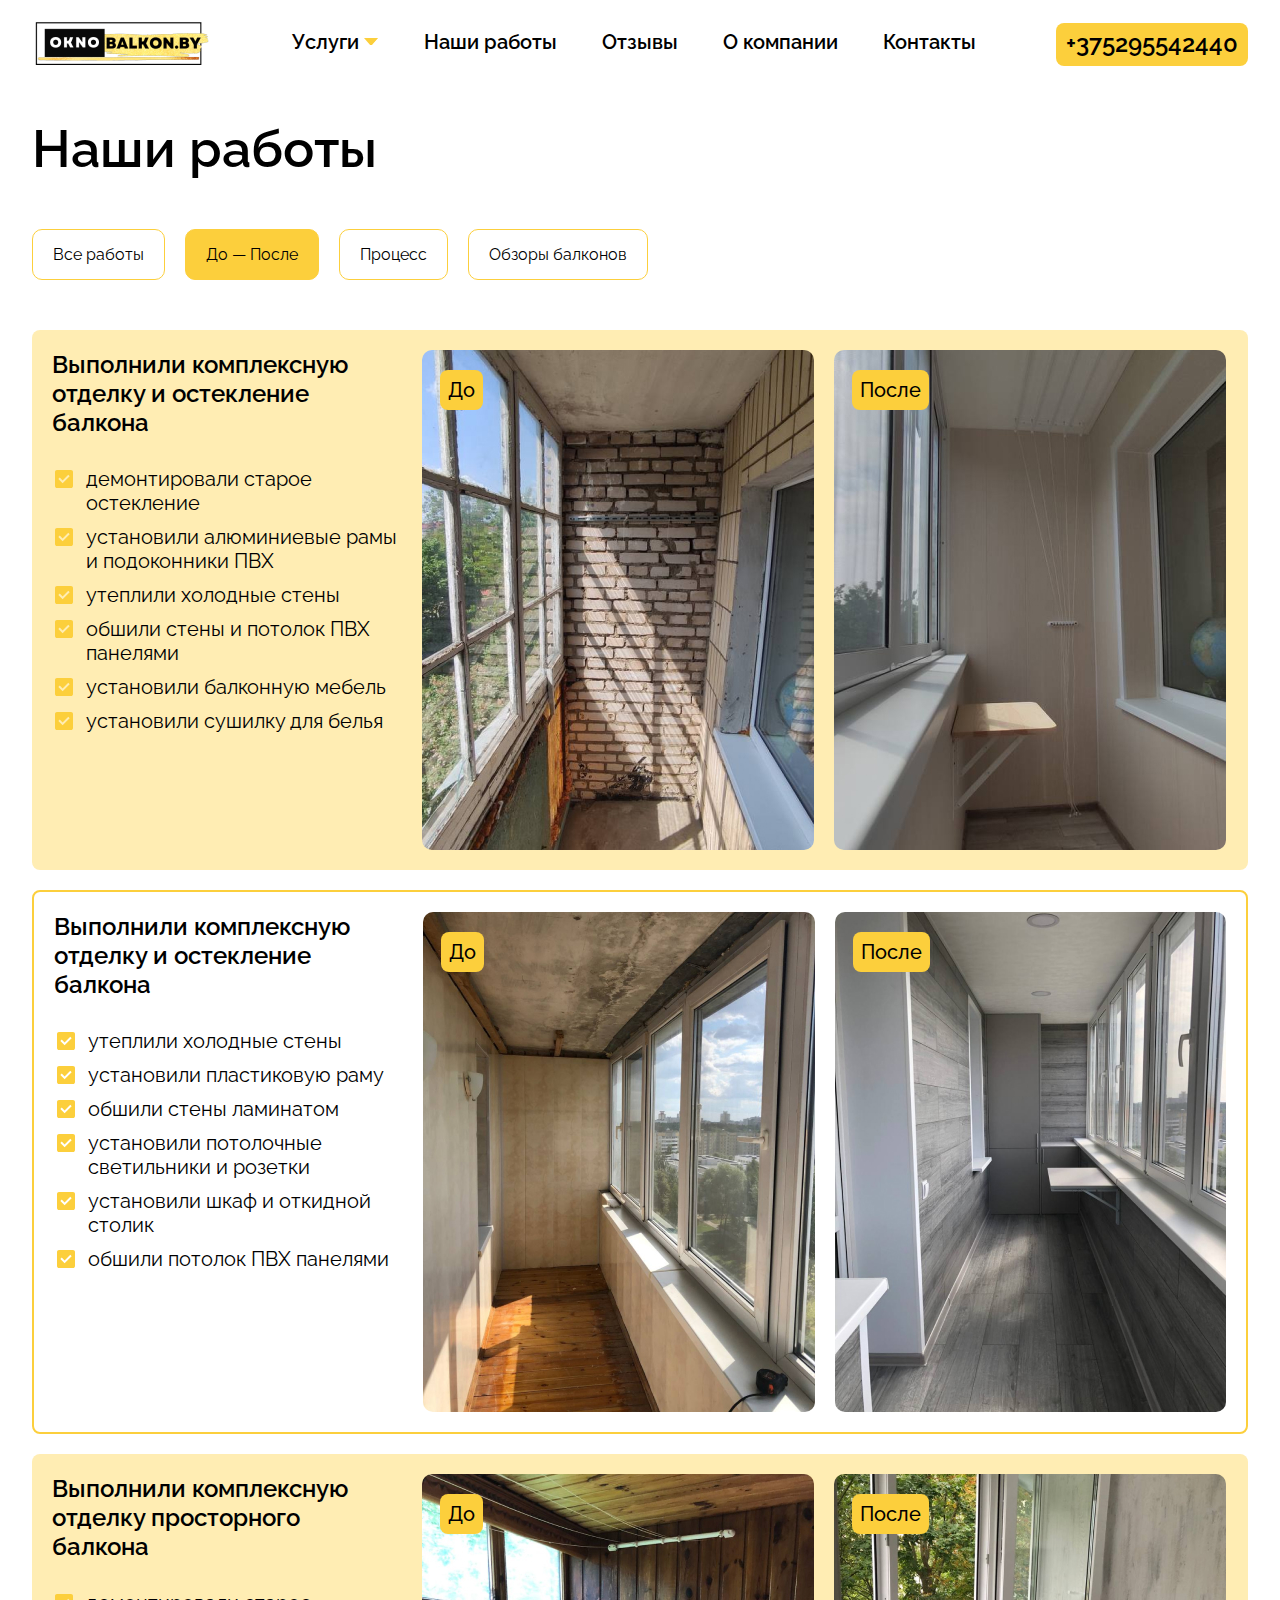
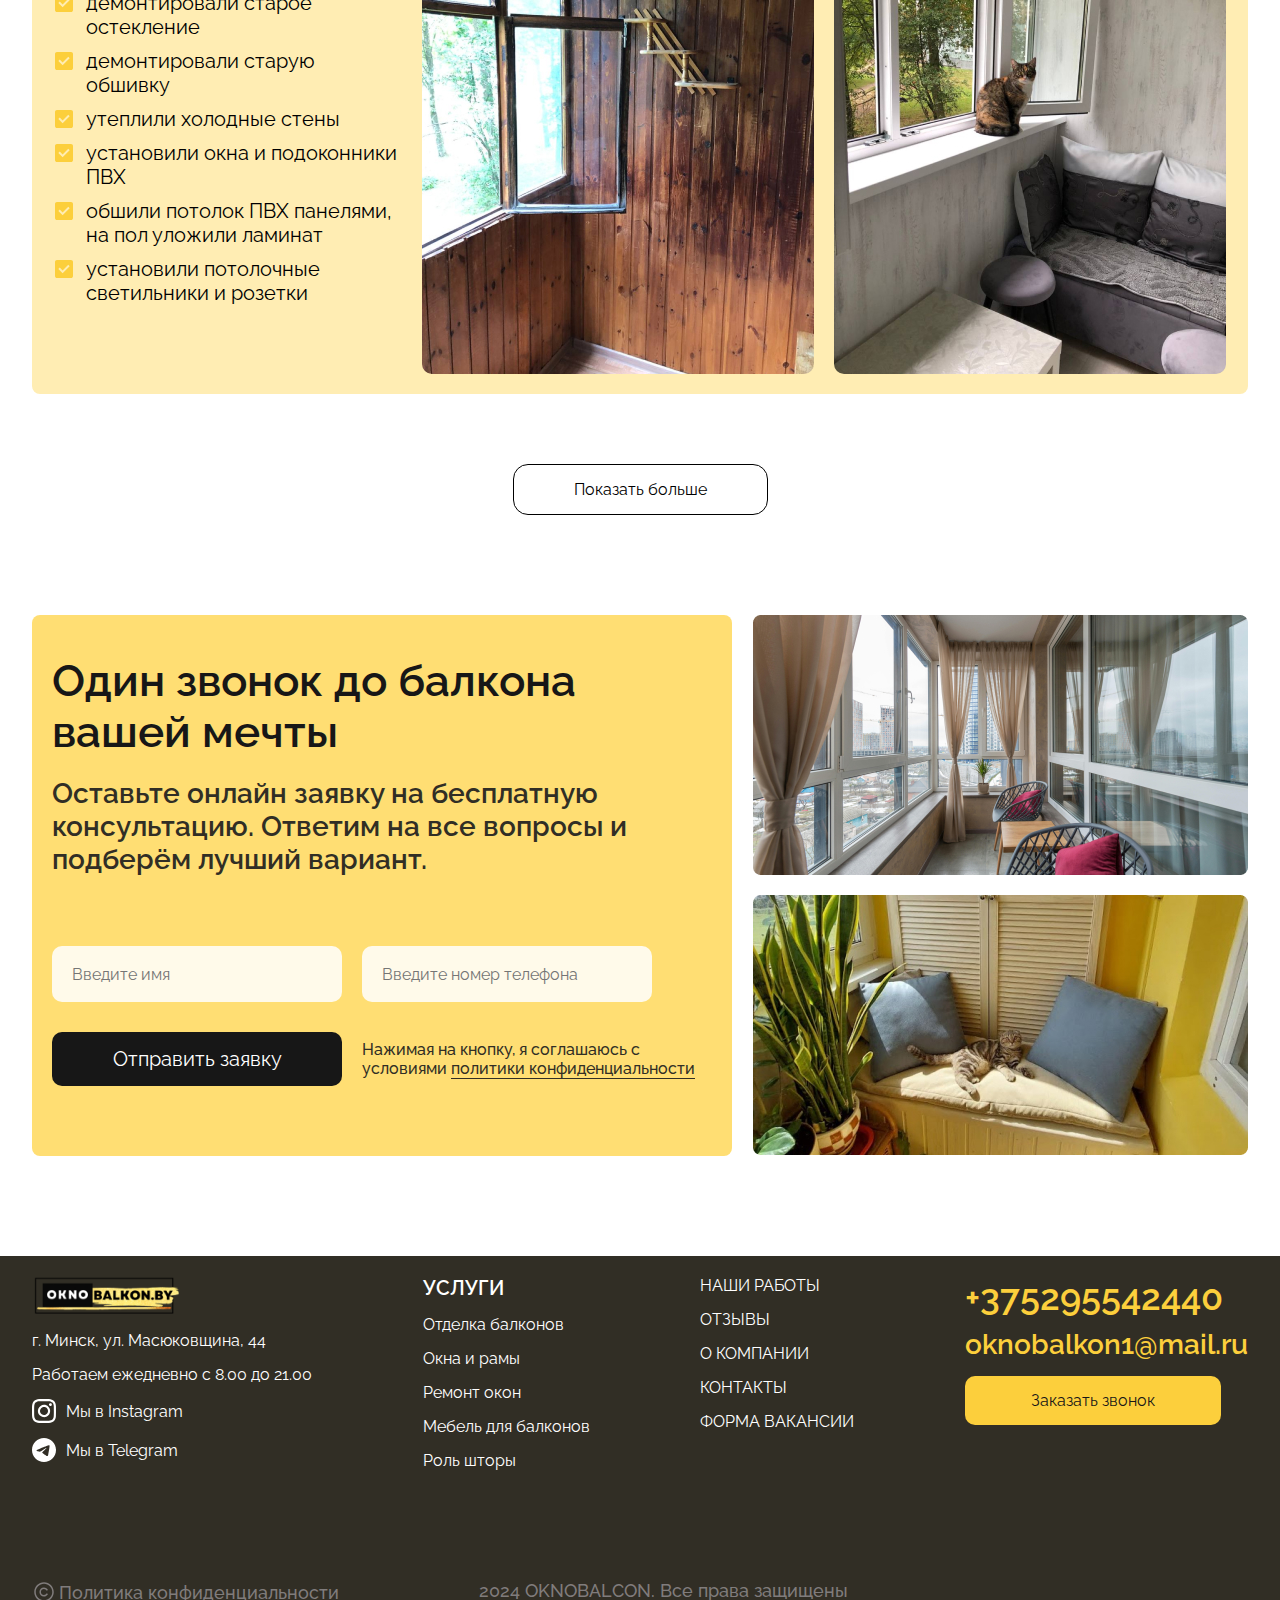
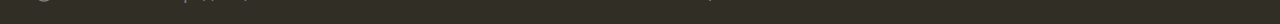
<file: our-works-2.html>
<!DOCTYPE html>
<html lang="en">
<head>
    <meta charset="UTF-8">
    <meta name="viewport" content="width=device-width, initial-scale=1, minimum-scale=1, maximum-scale=1"/>
    <title>Наши работы до и после</title>
    <link rel="stylesheet" href="css/reset.css">
    <link rel="stylesheet" href="css/style.css">
    <link rel="stylesheet" href="css/media.css">
</head>
<body>

<div id="myModal" class="modal">

    <div class="modal-content">
        <div class="modal-img">

        </div>
        <div class="modal-header">
            <span class="close">&times;</span>
            <form action="">
                <h3>Один звонок до балкона вашей мечты </h3>
                <p>Для получения бесплатного замера оставьте онлайн заявку и мы перезвоним вам в ближайшее время!</p>
                <div class="input-fields">
                    <input type="text" name="name" required="" placeholder="Введите имя">
                    <input type="tel" name="phone" required="" placeholder="Введите номер телефона">

                    <div class="black-btn">
                        <button type="submit">Отправить заявку</button>
                    </div>
                    <span>Нажимая на кнопку, я соглашаюсь с условиями <a href="#">политики конфиденциальности</a></span>
                </div>
            </form>
        </div>
    </div>
</div>
<div class="modal" id="vacancyModal">
    <div class="modal-content">
        <div class="vacancy">
            <span class="close">&times;</span>
            <form action="">
                <h3><b class="yellow_back"> Работа </b> в OKNOBALKON </h3>
                <h5>Мы постоянно растем и расширяемся, поэтому нам нужны новые кадры </h5>
                <p>Готовы предоставить самые лучшие условия, оказать помощь в карьерном росте и заработке. Если вы
                    квалифицированный специалист по установке окон ПВХ, алюминиевых рам, или вы мастер по отделке
                    балконов — мы всегда рассмотрим вашу вакансию.</p>
                <p>А может вы просто умеете держать перфоратор в руках и желаете стать мастером — можем предложить вам
                    обучение.</p>
                <h5>Отправьте заявку и мы свяжемся с вами в ближайшее время!</h5>
                <div class="input-fields-vacancy">

                    <input type="text" name="name" required="" placeholder="Введите имя">
                    <input type="tel" name="phone" required="" placeholder="Введите номер телефона">

                    <div class="black-btn">
                        <button type="submit">Отправить заявку</button>
                    </div>
                </div>
                <div>
                    <span>Нажимая на кнопку, я соглашаюсь с условиями <a class="border" href="#">политики конфиденциальности</a></span>
                </div>
            </form>
        </div>
    </div>
</div>
<div id="modalThanks"  class="modal-thanks">
    <div class="modal-content">
        <h3>Ваша заявка отправлена!</h3>
        <p class="p-big">Наш менеджер свяжется с вами в ближайшее время</p>
    </div>
</div>
<div class="header container">
    <a href="index.html"><span class="logo"><img src="img/logo.png" alt=""></span></a>
    <ul>
        <li class="dropdown">
            <button id="dropdownBtn" class="dropbtn">Услуги <img id="arrowIcon" src="img/icons/arrow-down.svg" alt="">
            </button>
            <div id="myDropdown" class="dropdown-content">
                <a href="finishing-of-balconies.html">Отделка балконов</a>
                <a href="windows-frames.html">Окна и рамы</a>
                <a href="window-repair.html">Ремонт окон</a>
                <a href="furniture-balconies.html">Мебель для балконов</a>
                <a href="roller -blinds.html">Роль шторы</a>
            </div>
        </li>
        <li><a href="our-works.html">Наши работы</a></li>
        <li><a href="reviews.html">Отзывы</a></li>
        <li><a href="for-company.html">О компании</a></li>
        <li><a href="contacts.html">Контакты</a></li>
    </ul>

    <div class="header-controls">
        <div class="header_phone-btn-adapt">
            <a href="tel:+375295542440"></a>
        </div>
        <div class="header_phone-btn">
            <a href="tel:+375295542440">
                +375295542440
            </a>
        </div>
        <span class="burger">
            <div id="burgerIcon"></div>
            <div id="icon_close"></div>
            <!--            <img id="burgerIcon" src="img/icons/burger.svg" alt="" width="40">-->
            <!--            <img id="icon_close" src="img/icons/icon_close.svg" alt="" width="40">-->
        </span>
    </div>
</div>
<div class="tittle_name container">
    <h1>Наши работы</h1>
</div>
<div class="options container">
    <ul>
        <li><a href="our-works.html">Все работы</a></li>
        <li class="type-work"><a href="our-works-2.html">До — После</a></li>
        <li><a href="our-works-3.html">Процесс</a></li>
        <li><a href="our-works-4.html">Обзоры балконов</a></li>
    </ul>
</div>
<div class="options options-adapt">
    <ul>
        <li><a href="our-works.html">Все работы</a></li>
        <li class="type-work"><a href="our-works-2.html">До — После</a></li>
        <li><a href="our-works-3.html">Процесс</a></li>
        <li><a href="our-works-4.html">Обзоры балконов</a></li>
    </ul>
</div>
<div class="before_after container">

    <div class="before_after-block reveal-2">
        <div class="before_after-text">
            <h5>Выполнили комплексную отделку и остекление балкона</h5>
            <ul>

                <li><img src="img/icons/icon_check.svg" alt="">демонтировали старое остекление</li>
                <li><img src="img/icons/icon_check.svg" alt="">установили алюминиевые рамы и подоконники ПВХ</li>
                <li><img src="img/icons/icon_check.svg" alt="">утеплили холодные стены</li>
                <li><img src="img/icons/icon_check.svg" alt="">обшили стены и потолок ПВХ панелями</li>
                <li><img src="img/icons/icon_check.svg" alt="">установили балконную мебель</li>
                <li><img src="img/icons/icon_check.svg" alt="">установили сушилку для белья</li>

            </ul>
        </div>
        <div class="card_ba">
            <span>До</span>

        </div>
        <div class="card_ba">
            <span>После</span>
        </div>
    </div>

    <div class="before_after-block reveal-2">
        <div class="before_after-text">
            <h5>Выполнили комплексную отделку и остекление балкона</h5>
            <ul>
                <li><img src="img/icons/icon_check.svg" alt="">утеплили холодные стены</li>
                <li><img src="img/icons/icon_check.svg" alt="">установили пластиковую раму</li>
                <li><img src="img/icons/icon_check.svg" alt="">обшили стены ламинатом</li>
                <li><img src="img/icons/icon_check.svg" alt="">установили потолочные светильники и розетки</li>
                <li><img src="img/icons/icon_check.svg" alt="">установили шкаф и откидной столик</li>
                <li><img src="img/icons/icon_check.svg" alt="">обшили потолок ПВХ панелями</li>
            </ul>
        </div>
        <div class="card_ba">
            <span>До</span>

        </div>
        <div class="card_ba">
            <span>После</span>
        </div>
    </div>

    <div class="before_after-block reveal-2">
        <div class="before_after-text">
            <h5>Выполнили комплексную отделку просторного балкона</h5>
            <ul>
                <li><img src="img/icons/icon_check.svg" alt="">демонтировали старое остекление</li>
                <li><img src="img/icons/icon_check.svg" alt="">демонтировали старую обшивку</li>
                <li><img src="img/icons/icon_check.svg" alt="">утеплили холодные стены</li>
                <li><img src="img/icons/icon_check.svg" alt="">установили окна и подоконники ПВХ</li>
                <li><img src="img/icons/icon_check.svg" alt="">обшили потолок ПВХ панелями, на пол уложили ламинат</li>
                <li><img src="img/icons/icon_check.svg" alt="">установили потолочные светильники и розетки</li>
            </ul>
        </div>
        <div class="card_ba">
            <span>До</span>

        </div>
        <div class="card_ba">
            <span>После</span>
        </div>
    </div>

    <div class="before_after-block reveal-2">
        <div class="before_after-text">
            <h5>Выполнили комплексную отделку просторного балкона</h5>
            <ul>
                <li><img src="img/icons/icon_check.svg" alt="">установили подоконники ПВХ</li>
                <li><img src="img/icons/icon_check.svg" alt="">утеплили пол</li>
                <li><img src="img/icons/icon_check.svg" alt="">утеплили холодные стены</li>
                <li><img src="img/icons/icon_check.svg" alt="">обшили стены ламинатом</li>
                <li><img src="img/icons/icon_check.svg" alt="">обшили потолок панелями ПВХ</li>
                <li><img src="img/icons/icon_check.svg" alt="">установили сушилку для белья</li>
            </ul>
        </div>
        <div class="card_ba">
            <span>До</span>

        </div>
        <div class="card_ba">
            <span>После</span>
        </div>
    </div>

    <div class="before_after-block reveal-2">
        <div class="before_after-text">
            <h5>Выполнили ограждение и отделку балкона</h5>
            <ul>
                <li><img src="img/icons/icon_check.svg" alt="">выполнили ограждение балкона</li>
                <li><img src="img/icons/icon_check.svg" alt="">установили крышу</li>
                <li><img src="img/icons/icon_check.svg" alt="">установили алюминиевую раму и ПВХ подоконник</li>
                <li><img src="img/icons/icon_check.svg" alt="">утеплили холодные стены</li>
                <li><img src="img/icons/icon_check.svg" alt="">обшили стены и пол ламинатом</li>
                <li><img src="img/icons/icon_check.svg" alt="">обшили потолок ПВХ панелями</li>
            </ul>
        </div>
        <div class="card_ba">
            <span>До</span>

        </div>
        <div class="card_ba">
            <span>После</span>
        </div>
    </div>

    <div class="before_after-block reveal-2">
        <div class="before_after-text">
            <h5>Выполнили комплексную отделку балкона</h5>
            <ul>
                <li><img src="img/icons/icon_check.svg" alt="">утеплили холодные стены</li>
                <li><img src="img/icons/icon_check.svg" alt="">обшили стены и пол ламинатом</li>
                <li><img src="img/icons/icon_check.svg" alt="">обшили потолок ПВХ панелями</li>
                <li><img src="img/icons/icon_check.svg" alt="">смонтировали тумбочку</li>
                <li><img src="img/icons/icon_check.svg" alt="">установили потолочные светильники и розетки</li>
                <li><img src="img/icons/icon_check.svg" alt="">установили пластиковую раму</li>
            </ul>
        </div>
        <div class="card_ba">
            <span>До</span>

        </div>
        <div class="card_ba">
            <span>После</span>
        </div>
    </div>

    <div class="before_after-block reveal-2">
        <div class="before_after-text">
            <h5>Выполнили комплексную отделку балкона с установкой мебели</h5>
            <ul>
                <li><img src="img/icons/icon_check.svg" alt="">демонтировали старую обшивку</li>
                <li><img src="img/icons/icon_check.svg" alt="">утеплили холодные стены</li>
                <li><img src="img/icons/icon_check.svg" alt="">обшили стены вагонкой</li>
                <li><img src="img/icons/icon_check.svg" alt="">обшили потолок ПВХ панелями</li>
                <li><img src="img/icons/icon_check.svg" alt="">смонтировали шкаф</li>
                <li><img src="img/icons/icon_check.svg" alt="">установили пластиковую рамы</li>
            </ul>
        </div>
        <div class="card_ba">
            <span>До</span>

        </div>
        <div class="card_ba">
            <span>После</span>
        </div>
    </div>

    <div class="before_after-block reveal-2">
        <div class="before_after-text">
            <h5>Выполнили комплексную отделку просторного балкона</h5>
            <ul>
                <li><img src="img/icons/icon_check.svg" alt="">демонтировали старое остекление</li>
                <li><img src="img/icons/icon_check.svg" alt="">установили окна и подоконники ПВХ</li>
                <li><img src="img/icons/icon_check.svg" alt="">утеплили холодные стены</li>
                <li><img src="img/icons/icon_check.svg" alt="">обшили стены вагонкой</li>
                <li><img src="img/icons/icon_check.svg" alt="">установили потолочные светильники, розетки</li>
                <li><img src="img/icons/icon_check.svg" alt="">установили балконную мебель</li>
            </ul>
        </div>
        <div class="card_ba">
            <span>До</span>

        </div>
        <div class="card_ba">
            <span>После</span>
        </div>
    </div>

    <div class="before_after-block reveal-2">
        <div class="before_after-text">
            <h5>Выполнили остекление и монтаж крыши </h5>
            <ul>
                <li><img src="img/icons/icon_check.svg" alt="">демонтировали старое остекление</li>
                <li><img src="img/icons/icon_check.svg" alt="">демонтировали старую крышу</li>
                <li><img src="img/icons/icon_check.svg" alt="">установили окна ПВХ</li>
                <li><img src="img/icons/icon_check.svg" alt="">установили подоконники ПВХ</li>
                <li><img src="img/icons/icon_check.svg" alt="">смонтировали крышу</li>
                <li><img src="img/icons/icon_check.svg" alt="">утеплили холодные стены</li>



            </ul>
        </div>
        <div class="card_ba">
            <span>До</span>

        </div>
        <div class="card_ba">
            <span>После</span>
        </div>
    </div>

    <div class="before_after-block reveal-2">
        <div class="before_after-text">
            <h5>Выполнили комплексную отделку балкона</h5>
            <ul>
                <li><img src="img/icons/icon_check.svg" alt="">демонтировали старое остекление</li>
                <li><img src="img/icons/icon_check.svg" alt="">установили окна и подоконники ПВХ</li>
                <li><img src="img/icons/icon_check.svg" alt="">утеплили холодные стены</li>
                <li><img src="img/icons/icon_check.svg" alt="">обшили стены и пол ламинатом</li>
                <li><img src="img/icons/icon_check.svg" alt="">обшили потолок ПВХ панелями</li>
                <li><img src="img/icons/icon_check.svg" alt="">установили откидной столик и сидушку ларь</li>



            </ul>
        </div>
        <div class="card_ba">
            <span>До</span>

        </div>
        <div class="card_ba">
            <span>После</span>
        </div>
    </div>

    <div class="before_after-block reveal-2">
        <div class="before_after-text">
            <h5>Выполнили комплексную отделку баллкона</h5>
            <ul>
                <li><img src="img/icons/icon_check.svg" alt="">демонтировали старую обшивку</li>
                <li><img src="img/icons/icon_check.svg" alt="">установили подоконники ПВХ</li>
                <li><img src="img/icons/icon_check.svg" alt="">утеплили холодные стены</li>
                <li><img src="img/icons/icon_check.svg" alt="">обшили стены и потолок ПВХ панелями</li>
                <li><img src="img/icons/icon_check.svg" alt="">установили потолочные светильники, розетки</li>
                <li><img src="img/icons/icon_check.svg" alt="">смонтировали тумбу</li>



            </ul>
        </div>
        <div class="card_ba">
            <span>До</span>

        </div>
        <div class="card_ba">
            <span>После</span>
        </div>
    </div>

    <div class="before_after-block reveal-2">
        <div class="before_after-text">
            <h5>Выполнили комплексную отделку просторного балкона </h5>
            <ul>
                <li><img src="img/icons/icon_check.svg" alt="">обшили стены вагонкой</li>
                <li><img src="img/icons/icon_check.svg" alt="">выполнили укладку линолеума</li>
                <li><img src="img/icons/icon_check.svg" alt="">смонтировали тумбочки</li>
                <li><img src="img/icons/icon_check.svg" alt="">установили потолочные светильники и розетки</li>
                <li><img src="img/icons/icon_check.svg" alt="">установили пластиковые подоконники</li>
                <li><img src="img/icons/icon_check.svg" alt="">обшили потолок ПВХ панелями</li>



            </ul>
        </div>
        <div class="card_ba">
            <span>До</span>

        </div>
        <div class="card_ba">
            <span>После</span>
        </div>
    </div>

    <div class="before_after-block reveal-2">
        <div class="before_after-text">
            <h5>Выполнили комплексную отделку балкона с установкой мебели</h5>
            <ul>

                <li><img src="img/icons/icon_check.svg" alt="">демонтировали старое остекление</li>
                <li><img src="img/icons/icon_check.svg" alt="">установили окна и подоконники ПВХ</li>
                <li><img src="img/icons/icon_check.svg" alt="">утеплили холодные стены</li>
                <li><img src="img/icons/icon_check.svg" alt="">обшили стены и потолок ПВХ панелями</li>
                <li><img src="img/icons/icon_check.svg" alt="">установили потолочные светильники и розетки</li>
                <li><img src="img/icons/icon_check.svg" alt="">установили шкаф и тумбочку</li>



            </ul>
        </div>
        <div class="card_ba">
            <span>До</span>

        </div>
        <div class="card_ba">
            <span>После</span>
        </div>
    </div>

    <div class="before_after-block reveal-2">
        <div class="before_after-text">
            <h5>Выполнили комплексную отделку балкона с установкой мебели</h5>
            <ul>
                <li><img src="img/icons/icon_check.svg" alt="">демонтировали старое остекление</li>
                <li><img src="img/icons/icon_check.svg" alt="">установили окна и подоконники ПВХ</li>
                <li><img src="img/icons/icon_check.svg" alt="">утеплили холодные стены</li>
                <li><img src="img/icons/icon_check.svg" alt="">обшили стены и пол ламинатом</li>
                <li><img src="img/icons/icon_check.svg" alt="">обшили потолок ПВХ панелями</li>
                <li><img src="img/icons/icon_check.svg" alt="">установили шкаф и тумбочку</li>
            </ul>
        </div>
        <div class="card_ba">
            <span>До</span>

        </div>
        <div class="card_ba">
            <span>После</span>
        </div>
    </div>

    <div class="before_after-block reveal-2">
        <div class="before_after-text">
            <h5>Выполнили комплексную отделку балкона с установкой мебели</h5>
            <ul>
                <li><img src="img/icons/icon_check.svg" alt="">демонтировали старое остекление</li>
                <li><img src="img/icons/icon_check.svg" alt="">установили окна и подоконники ПВХ</li>
                <li><img src="img/icons/icon_check.svg" alt="">утеплили холодные стены</li>
                <li><img src="img/icons/icon_check.svg" alt="">обшили стены и потолок ПВХ панелями</li>
                <li><img src="img/icons/icon_check.svg" alt="">уложили ламинат на пол</li>
                <li><img src="img/icons/icon_check.svg" alt="">установили тумбочку</li>



            </ul>
        </div>
        <div class="card_ba">
            <span>До</span>

        </div>
        <div class="card_ba">
            <span>После</span>
        </div>
    </div>

    <div class="before_after-block reveal-2">
        <div class="before_after-text">
            <h5>Выполнили комплексную отделку балкона с установкой мебели</h5>
            <ul>

                <li><img src="img/icons/icon_check.svg" alt="">демонтировали старое остекление</li>
                <li><img src="img/icons/icon_check.svg" alt="">установили окна и подоконники ПВХ</li>
                <li><img src="img/icons/icon_check.svg" alt="">утеплили холодные стены</li>
                <li><img src="img/icons/icon_check.svg" alt="">обшили стены и пол ламинатом</li>
                <li><img src="img/icons/icon_check.svg" alt="">установили тумбочки</li>
                <li><img src="img/icons/icon_check.svg" alt="">установили сушилку для белья</li>



            </ul>
        </div>
        <div class="card_ba">
            <span>До</span>

        </div>
        <div class="card_ba">
            <span>После</span>
        </div>
    </div>

    <div class="before_after-block reveal-2">
        <div class="before_after-text">
            <h5>Выполнили комплексную отделку просторного балкона</h5>
            <ul>

                <li><img src="img/icons/icon_check.svg" alt="">демонтировали старое остекление </li>
                <li><img src="img/icons/icon_check.svg" alt="">установили окна и подоконники ПВХ </li>
                <li><img src="img/icons/icon_check.svg" alt="">утеплили холодные стены </li>
                <li><img src="img/icons/icon_check.svg" alt="">обшили стены вагонкой </li>
                <li><img src="img/icons/icon_check.svg" alt="">обшили потолок ПВХ панелями, на пол уложили ламинат </li>
                <li><img src="img/icons/icon_check.svg" alt="">установили сушилки для белья </li>



            </ul>
        </div>
        <div class="card_ba">
            <span>До</span>

        </div>
        <div class="card_ba">
            <span>После</span>
        </div>
    </div>
    <div class="see_all">
        <button class="show_more">
            Показать больше
        </button>
    </div>
</div>
<div class="contacts container">
    <form action="#">
        <h3>
            Один звонок до балкона вашей мечты
        </h3>
        <h4>
            Оставьте онлайн заявку на бесплатную консультацию. Ответим на все вопросы и подберём лучший вариант.
        </h4>
        <div class="input-fields">
            <input type="text" id="name" name="name" required="" placeholder="Введите имя">
            <input type="tel" id="phone" name="phone" required="" placeholder="Введите номер телефона">

            <div class="black-btn">
                <button type="submit">Отправить заявку</button>
            </div>
            <p>Нажимая на кнопку, я соглашаюсь с условиями <a href="#">политики конфиденциальности</a></p>
        </div>
    </form>
    <div class="contacts_img">
        <img src="img/img-1.jpg" alt="">
        <img src="img/img-2.jpg" alt="">
    </div>
</div>
<div class="footer">
    <div class="container">
        <div class="footer_logo-adapt">
            <img src="img/logo.png" alt="" width="150" height="40">
        </div>
        <div class="footer-links">
            <div>

                <ul>
                    <li class="footer_logo">
                        <img src="img/logo.png" alt="" width="150" height="40">
                    </li>

                    <li>
                        г. Минск, ул. Масюковщина, 44
                    </li>
                    <li>
                        Работаем ежедневно с 8.00 до 21.00
                    </li>
                    <li>
                        <a href="https://www.instagram.com/oknobalkon.by?igsh=MTh4bHZkNWZhYTI0Zg=="> <img
                                src="img/icons/icon_instagram.svg" alt=""> Мы в Instagram</a>
                    </li>
                    <li>
                        <a href="https://t.me/viktorminutka">
                            <img src="img/icons/icon_telegram.svg" alt="Telegram"> Мы в Telegram
                        </a>
                    </li>
                </ul>
            </div>
            <div>
                <ul>
                    <li>
                        <h5>УСЛУГИ</h5>
                    </li>
                    <li>
                        <a href="finishing-of-balconies.html">Отделка балконов</a>
                    </li>
                    <li>
                        <a href="windows-frames.html">Окна и рамы</a>
                    </li>
                    <li>
                        <a href="window-repair.html">Ремонт окон</a>
                    </li>
                    <li>
                        <a href="furniture-balconies.html">Мебель для балконов</a>
                    </li>
                    <li>
                        <a href="roller -blinds.html">Роль шторы</a>
                    </li>
                </ul>
            </div>
            <div>
                <ul>
                    <li>
                        <a href="our-works.html">НАШИ РАБОТЫ</a>
                    </li>
                    <li>
                        <a href="reviews.html">ОТЗЫВЫ</a>
                    </li>
                    <li>
                        <a href="for-company.html">О КОМПАНИИ</a>
                    </li>
                    <li>
                        <a href="contacts.html">КОНТАКТЫ</a>
                    </li>
                    <li id="vacancy">
                        <a>ФОРМА ВАКАНСИИ</a>
                    </li>
                </ul>
            </div>
            <div>
                <ul class="footer_contacts">
                    <li>
                        <h3>
                            <a href="tel:+375295542440">
                                +375295542440
                            </a>
                        </h3>
                        <h4><a href="mailto:oknobalkon1@mail.ru">oknobalkon1@mail.ru</a></h4>
                    </li>
                    <li>
                        <button class="footer_btn signUp">
                            Заказать звонок
                        </button>
                    </li>
                </ul>
            </div>
        </div>
        <div class="footer_btn-adapt">
            <button>
                Заказать звонок
            </button>
        </div>
        <div class="copyright_field">

            <div class="copyright"><img src="img/icons/icon_copyright.svg" width="24px" height="24px" alt=""><a
                    href="#"><p>Политика конфиденциальности</p></a></div>
            <p>2024 OKNOBALCON. Все права защищены</p>
        </div>
    </div>
</div>
<script src="js/script.js"></script>
</body>
</html>
</file>
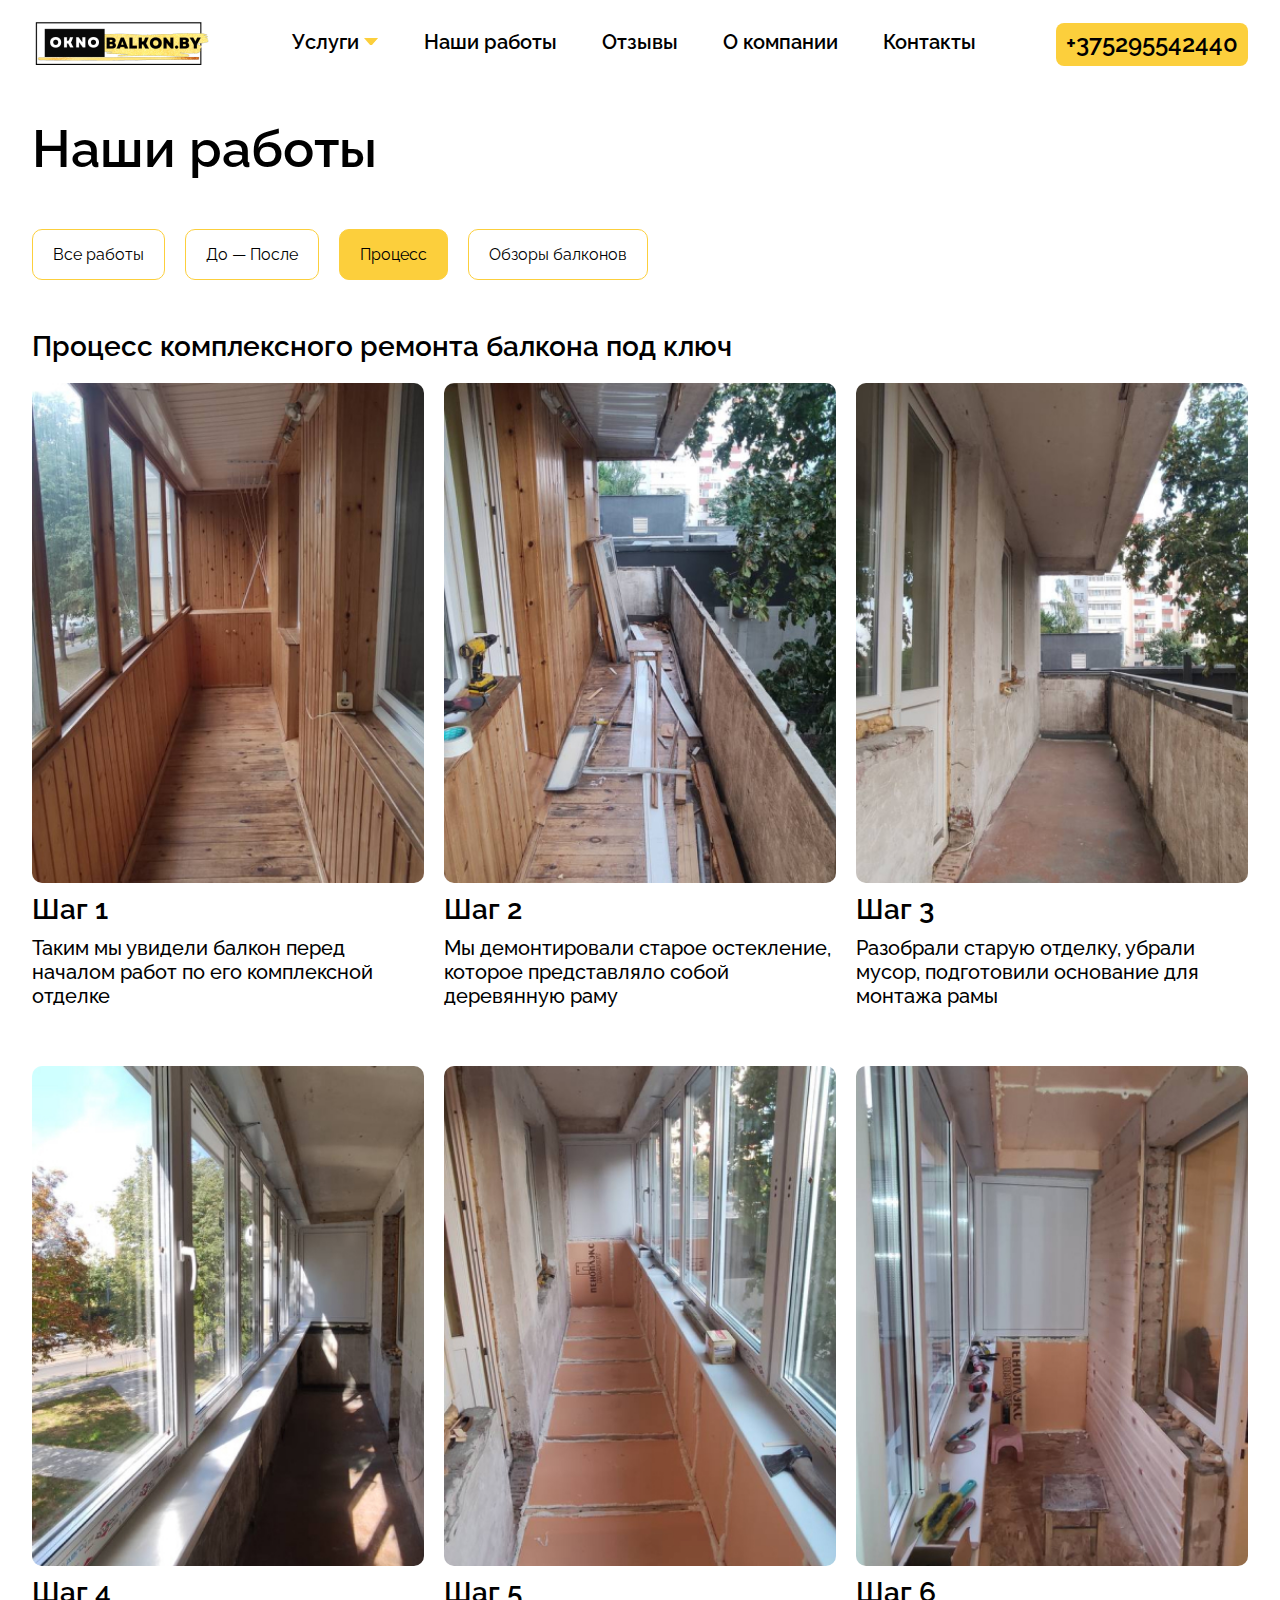
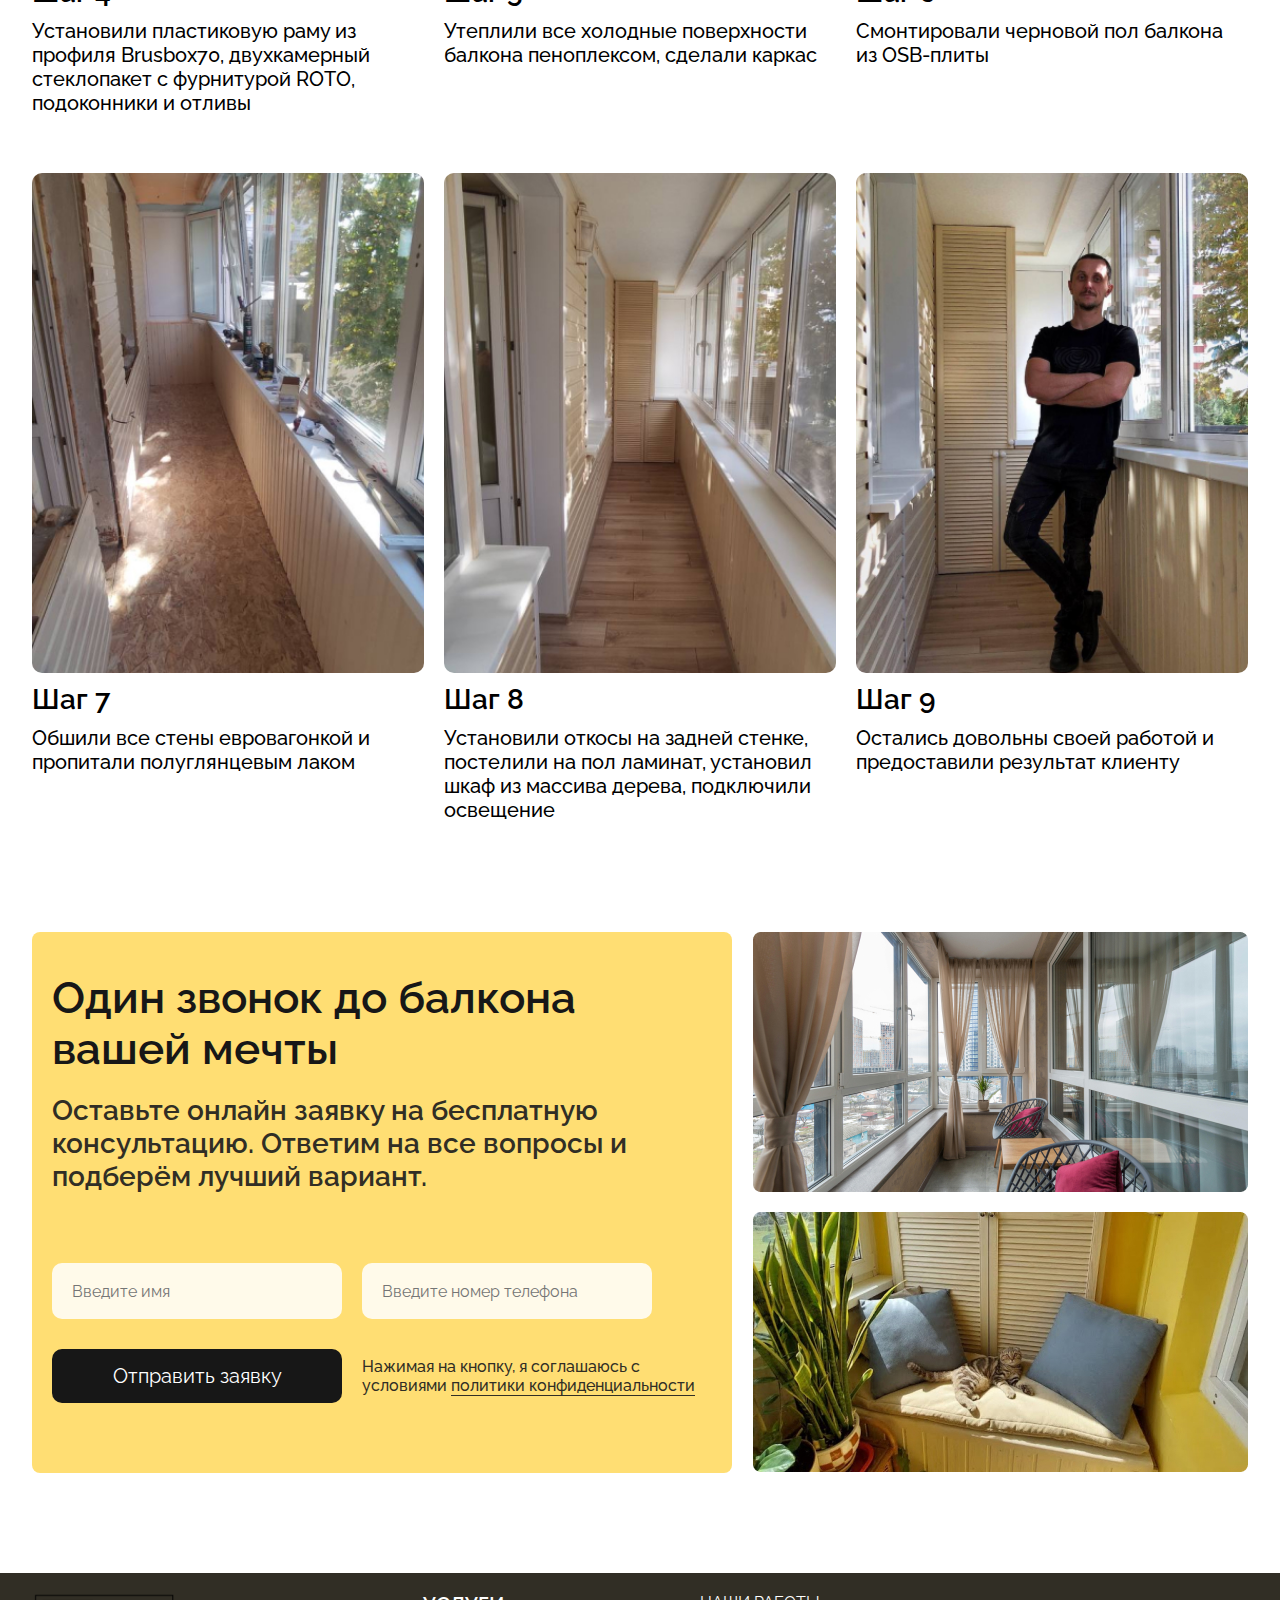
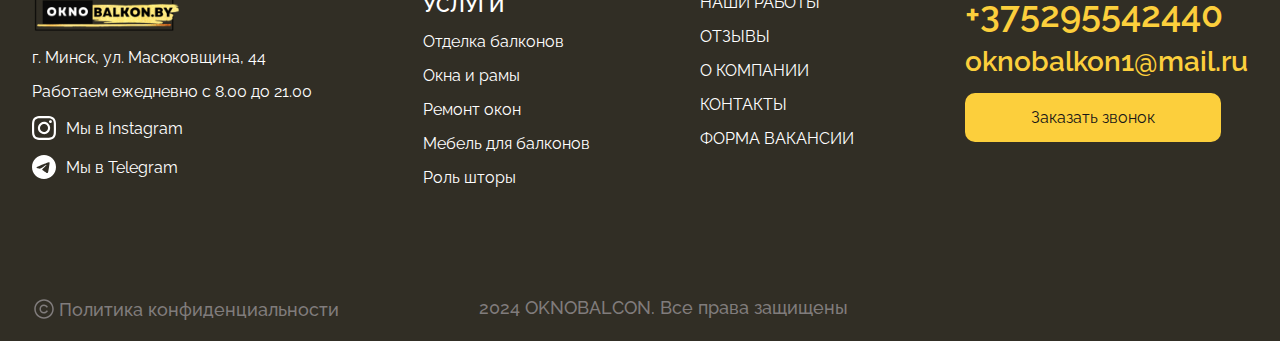
<file: our-works-3.html>
<!DOCTYPE html>
<html lang="en">
<head>
    <meta charset="UTF-8">
    <meta name="viewport" content="width=device-width, initial-scale=1, minimum-scale=1, maximum-scale=1"/>
    <title>Наши работы процесс</title>
    <link rel="stylesheet" href="css/reset.css">
    <link rel="stylesheet" href="css/style.css">
    <link rel="stylesheet" href="css/media.css">
</head>
<body>

<div id="myModal" class="modal">

    <div class="modal-content">
        <div class="modal-img">

        </div>
        <div class="modal-header">
            <span class="close">&times;</span>
            <form action="">
                <h3>Один звонок до балкона вашей мечты </h3>
                <p>Для получения бесплатного замера оставьте онлайн заявку и мы перезвоним вам в ближайшее время!</p>
                <div class="input-fields">
                    <input type="text" name="name" required="" placeholder="Введите имя">
                    <input type="tel" name="phone" required="" placeholder="Введите номер телефона">

                    <div class="black-btn">
                        <button type="submit">Отправить заявку</button>
                    </div>
                    <span>Нажимая на кнопку, я соглашаюсь с условиями <a href="#">политики конфиденциальности</a></span>
                </div>
            </form>
        </div>
    </div>
</div>
<div class="modal" id="vacancyModal">
    <div class="modal-content">
        <div class="vacancy">
            <span class="close">&times;</span>
            <form action="">
                <h3><b class="yellow_back"> Работа </b> в OKNOBALKON </h3>
                <h5>Мы постоянно растем и расширяемся, поэтому нам нужны новые кадры </h5>
                <p>Готовы предоставить самые лучшие условия, оказать помощь в карьерном росте и заработке. Если вы
                    квалифицированный специалист по установке окон ПВХ, алюминиевых рам, или вы мастер по отделке
                    балконов — мы всегда рассмотрим вашу вакансию.</p>
                <p>А может вы просто умеете держать перфоратор в руках и желаете стать мастером — можем предложить вам
                    обучение.</p>
                <h5>Отправьте заявку и мы свяжемся с вами в ближайшее время!</h5>
                <div class="input-fields-vacancy">

                    <input type="text" name="name" required="" placeholder="Введите имя">
                    <input type="tel" name="phone" required="" placeholder="Введите номер телефона">

                    <div class="black-btn">
                        <button type="submit">Отправить заявку</button>
                    </div>
                </div>
                <div>
                    <span>Нажимая на кнопку, я соглашаюсь с условиями <a class="border" href="#">политики конфиденциальности</a></span>
                </div>
            </form>
        </div>
    </div>
</div>
<div id="modalThanks"  class="modal-thanks">
    <div class="modal-content">
        <h3>Ваша заявка отправлена!</h3>
        <p class="p-big">Наш менеджер свяжется с вами в ближайшее время</p>
    </div>
</div>


<div class="header container">
    <a href="index.html"><span class="logo"><img src="img/logo.png" alt=""></span></a>
    <ul>
        <li class="dropdown">
            <button id="dropdownBtn" class="dropbtn">Услуги <img id="arrowIcon" src="img/icons/arrow-down.svg" alt="">
            </button>
            <div id="myDropdown" class="dropdown-content">
                <a href="finishing-of-balconies.html">Отделка балконов</a>
                <a href="windows-frames.html">Окна и рамы</a>
                <a href="window-repair.html">Ремонт окон</a>
                <a href="furniture-balconies.html">Мебель для балконов</a>
                <a href="roller -blinds.html">Роль шторы</a>
            </div>
        </li>
        <li><a href="our-works.html">Наши работы</a></li>
        <li><a href="reviews.html">Отзывы</a></li>
        <li><a href="for-company.html">О компании</a></li>
        <li><a href="contacts.html">Контакты</a></li>
    </ul>

    <div class="header-controls">
        <div class="header_phone-btn-adapt">
            <a href="tel:+375295542440"></a>
        </div>
        <div class="header_phone-btn">
            <a href="tel:+375295542440">
                +375295542440
            </a>
        </div>
        <span class="burger">
            <div id="burgerIcon"></div>
            <div id="icon_close"></div>
            <!--            <img id="burgerIcon" src="img/icons/burger.svg" alt="" width="40">-->
            <!--            <img id="icon_close" src="img/icons/icon_close.svg" alt="" width="40">-->
        </span>
    </div>
</div>
<div class="tittle_name container">
    <h1>Наши работы</h1>
</div>
<div class="options container">
    <ul>
        <li><a href="our-works.html">Все работы</a></li>
        <li><a href="our-works-2.html">До — После</a></li>
        <li class="type-work"><a href="our-works-3.html">Процесс</a></li>
        <li><a href="our-works-4.html">Обзоры балконов</a></li>
    </ul>
</div>
<div class="options options-adapt">
    <ul>
        <li><a href="our-works.html">Все работы</a></li>
        <li><a href="our-works-2.html">До — После</a></li>
        <li class="type-work"><a href="our-works-3.html">Процесс</a></li>
        <li><a href="our-works-4.html">Обзоры балконов</a></li>
    </ul>
</div>
<div class="process container">
    <h4>Процесс комплексного ремонта балкона под ключ</h4>
    <div class="process_cards-fields">
        <div class="process_card">
            <div class="card_ba">
            </div>
            <h4>Шаг 1</h4>
            <p class="p-big">
                Таким мы увидели балкон перед началом работ по его комплексной отделке
            </p>
        </div>
        <div class="process_card">
            <div class="card_ba">
            </div>
            <h4>Шаг 2</h4>
            <p class="p-big">
                Мы демонтировали старое остекление, которое представляло собой деревянную раму
            </p>
        </div>
        <div class="process_card">
            <div class="card_ba">
            </div>
            <h4>Шаг 3</h4>
            <p class="p-big">
                Разобрали старую отделку, убрали мусор, подготовили основание для монтажа рамы
            </p>
        </div>
        <div class="process_card">
            <div class="card_ba">
            </div>
            <h4>Шаг 4</h4>
            <p class="p-big">
                Установили пластиковую раму из профиля Brusbox70, двухкамерный стеклопакет с фурнитурой ROTO, подоконники и отливы
            </p>
        </div>
        <div class="process_card">
            <div class="card_ba">
            </div>
            <h4>Шаг 5</h4>
            <p class="p-big">
                Утеплили все холодные поверхности балкона пеноплексом, сделали каркас
            </p>
        </div>
        <div class="process_card">
            <div class="card_ba">
            </div>
            <h4>Шаг 6</h4>
            <p class="p-big">
                Смонтировали черновой пол балкона из OSB-плиты
            </p>
        </div>
        <div class="process_card">
        <div class="card_ba">
        </div>
        <h4>Шаг 7</h4>
        <p class="p-big">
            Обшили все стены евровагонкой и пропитали полуглянцевым лаком
        </p>
    </div>
        <div class="process_card">
        <div class="card_ba">
        </div>
        <h4>Шаг 8</h4>
        <p class="p-big">
            Установили откосы на задней стенке, постелили на пол ламинат, установил шкаф из массива дерева, подключили освещение
        </p>
    </div>
        <div class="process_card">
            <div class="card_ba">
            </div>
            <h4>Шаг 9</h4>
            <p class="p-big">
                Остались довольны своей работой и предоставили результат клиенту
            </p>
        </div>




    </div>
</div>
<div class="contacts container">
    <form action="#">
        <h3>
            Один звонок до балкона вашей мечты
        </h3>
        <h4>
            Оставьте онлайн заявку на бесплатную консультацию. Ответим на все вопросы и подберём лучший вариант.
        </h4>
        <div class="input-fields">
            <input type="text" id="name" name="name" required="" placeholder="Введите имя">
            <input type="tel" id="phone" name="phone" required="" placeholder="Введите номер телефона">

            <div class="black-btn">
                <button type="submit">Отправить заявку</button>
            </div>
            <p>Нажимая на кнопку, я соглашаюсь с условиями <a href="#">политики конфиденциальности</a></p>
        </div>
    </form>
    <div class="contacts_img">
        <img src="img/img-1.jpg" alt="">
        <img src="img/img-2.jpg" alt="">
    </div>
</div>
<div class="footer">
    <div class="container">
        <div class="footer_logo-adapt">
            <img src="img/logo.png" alt="" width="150" height="40">
        </div>
        <div class="footer-links">
            <div>

                <ul>
                    <li class="footer_logo">
                        <img src="img/logo.png" alt="" width="150" height="40">
                    </li>

                    <li>
                        г. Минск, ул. Масюковщина, 44
                    </li>
                    <li>
                        Работаем ежедневно с 8.00 до 21.00
                    </li>
                    <li>
                        <a href="https://www.instagram.com/oknobalkon.by?igsh=MTh4bHZkNWZhYTI0Zg=="> <img
                                src="img/icons/icon_instagram.svg" alt=""> Мы в Instagram</a>
                    </li>
                    <li>
                        <a href="https://t.me/viktorminutka">
                            <img src="img/icons/icon_telegram.svg" alt="Telegram"> Мы в Telegram
                        </a>
                    </li>
                </ul>
            </div>
            <div>
                <ul>
                    <li>
                        <h5>УСЛУГИ</h5>
                    </li>
                    <li>
                        <a href="finishing-of-balconies.html">Отделка балконов</a>
                    </li>
                    <li>
                        <a href="windows-frames.html">Окна и рамы</a>
                    </li>
                    <li>
                        <a href="window-repair.html">Ремонт окон</a>
                    </li>
                    <li>
                        <a href="furniture-balconies.html">Мебель для балконов</a>
                    </li>
                    <li>
                        <a href="roller -blinds.html">Роль шторы</a>
                    </li>
                </ul>
            </div>
            <div>
                <ul>
                    <li>
                        <a href="our-works.html">НАШИ РАБОТЫ</a>
                    </li>
                    <li>
                        <a href="reviews.html">ОТЗЫВЫ</a>
                    </li>
                    <li>
                        <a href="for-company.html">О КОМПАНИИ</a>
                    </li>
                    <li>
                        <a href="contacts.html">КОНТАКТЫ</a>
                    </li>
                    <li id="vacancy">
                        <a>ФОРМА ВАКАНСИИ</a>
                    </li>
                </ul>
            </div>
            <div>
                <ul class="footer_contacts">
                    <li>
                        <h3>
                            <a href="tel:+375295542440">
                                +375295542440
                            </a>
                        </h3>
                        <h4><a href="mailto:oknobalkon1@mail.ru">oknobalkon1@mail.ru</a></h4>
                    </li>
                    <li>
                        <button class="footer_btn signUp">
                            Заказать звонок
                        </button>
                    </li>
                </ul>
            </div>
        </div>
        <div class="footer_btn-adapt">
            <button>
                Заказать звонок
            </button>
        </div>
        <div class="copyright_field">

            <div class="copyright"><img src="img/icons/icon_copyright.svg" width="24px" height="24px" alt=""><a
                    href="#"><p>Политика конфиденциальности</p></a></div>
            <p>2024 OKNOBALCON. Все права защищены</p>
        </div>
    </div>
</div>
<script src="js/script.js"></script>
</body>
</html>
</file>
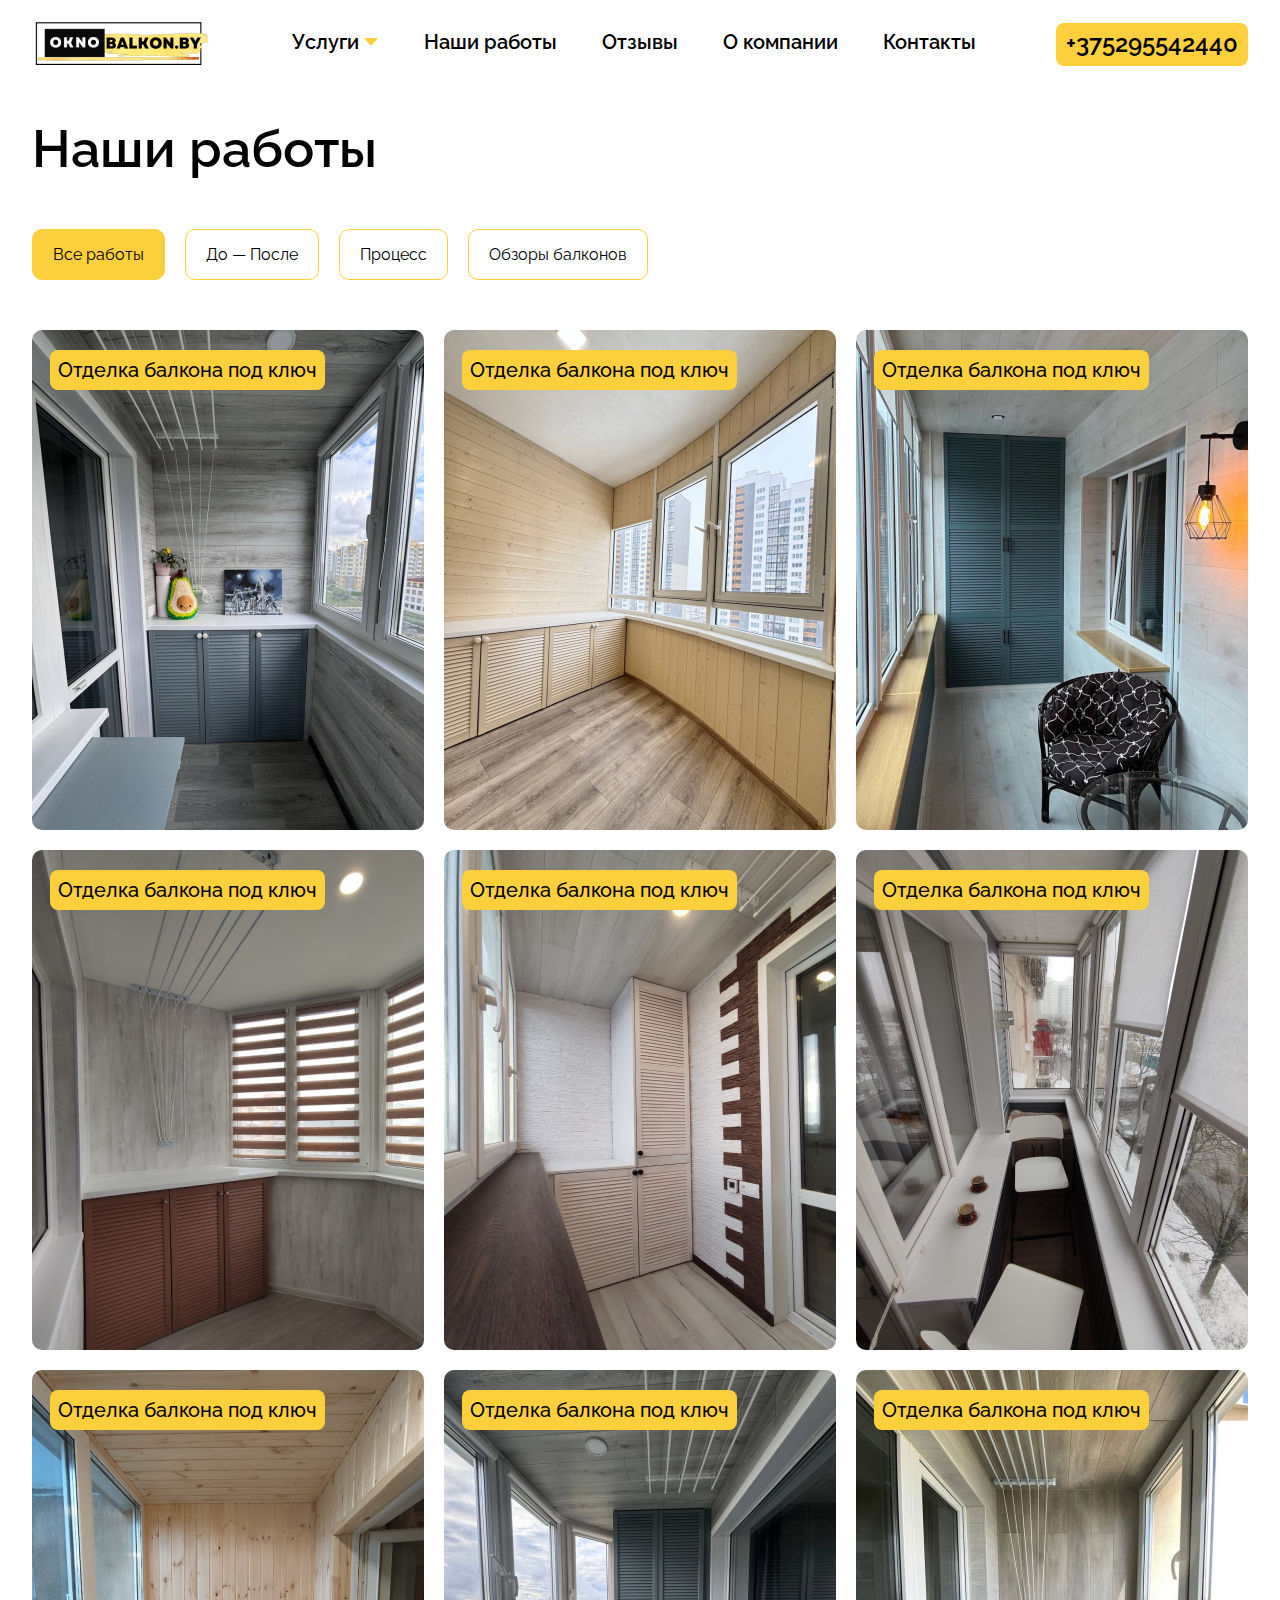
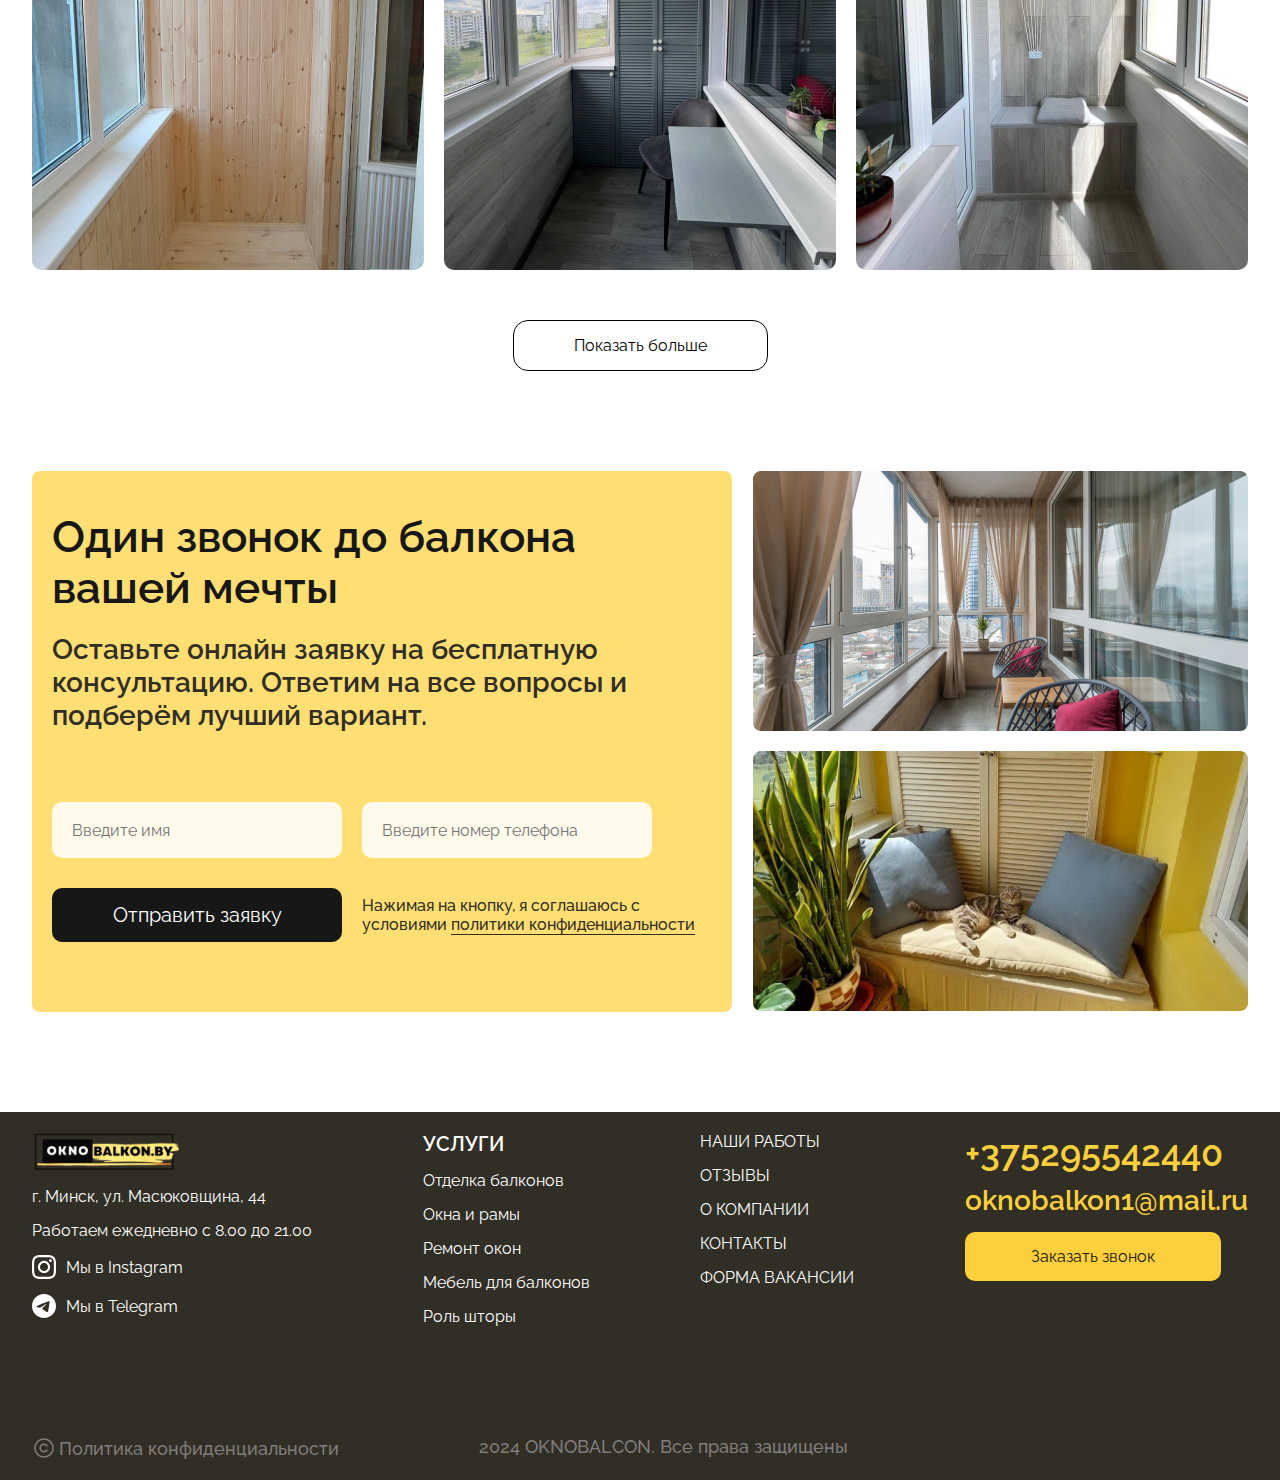
<file: our-works.html>
<!DOCTYPE html>
<html lang="en">
<head>
    <meta charset="UTF-8">
    <meta name="viewport" content="width=device-width, initial-scale=1, minimum-scale=1, maximum-scale=1"/>
    <title>Наши работы</title>
    <link rel="stylesheet" href="css/reset.css">
    <link rel="stylesheet" href="css/style.css">
    <link rel="stylesheet" href="css/media.css">
</head>
<body>

<div id="myModal" class="modal">

    <div class="modal-content">
        <div class="modal-img">

        </div>
        <div class="modal-header">
            <span class="close">&times;</span>
            <form action="">
                <h3>Один звонок до балкона вашей мечты </h3>
                <p>Для получения бесплатного замера оставьте онлайн заявку и мы перезвоним вам в ближайшее время!</p>
                <div class="input-fields">
                    <input type="text" name="name" required="" placeholder="Введите имя">
                    <input type="tel" name="phone" required="" placeholder="Введите номер телефона">

                    <div class="black-btn">
                        <button type="submit">Отправить заявку</button>
                    </div>
                    <span>Нажимая на кнопку, я соглашаюсь с условиями <a href="#">политики конфиденциальности</a></span>
                </div>
            </form>
        </div>
    </div>
</div>
<div class="modal" id="vacancyModal">
    <div class="modal-content">
        <div class="vacancy">
            <span class="close">&times;</span>
            <form action="">
                <h3><b class="yellow_back"> Работа </b> в OKNOBALKON </h3>
                <h5>Мы постоянно растем и расширяемся, поэтому нам нужны новые кадры </h5>
                <p>Готовы предоставить самые лучшие условия, оказать помощь в карьерном росте и заработке. Если вы
                    квалифицированный специалист по установке окон ПВХ, алюминиевых рам, или вы мастер по отделке
                    балконов — мы всегда рассмотрим вашу вакансию.</p>
                <p>А может вы просто умеете держать перфоратор в руках и желаете стать мастером — можем предложить вам
                    обучение.</p>
                <h5>Отправьте заявку и мы свяжемся с вами в ближайшее время!</h5>
                <div class="input-fields-vacancy">

                    <input type="text" name="name" required="" placeholder="Введите имя">
                    <input type="tel" name="phone" required="" placeholder="Введите номер телефона">

                    <div class="black-btn">
                        <button type="submit">Отправить заявку</button>
                    </div>
                </div>
                <div>
                    <span>Нажимая на кнопку, я соглашаюсь с условиями <a class="border" href="#">политики конфиденциальности</a></span>
                </div>
            </form>
        </div>
    </div>
</div>
<div id="modalThanks"  class="modal-thanks">
    <div class="modal-content">
        <h3>Ваша заявка отправлена!</h3>
        <p class="p-big">Наш менеджер свяжется с вами в ближайшее время</p>
    </div>
</div>

<div class="header container">
    <a href="index.html"><span class="logo"><img src="img/logo.png" alt=""></span></a>
    <ul>
        <li class="dropdown">
            <button id="dropdownBtn" class="dropbtn">Услуги <img id="arrowIcon" src="img/icons/arrow-down.svg" alt="">
            </button>
            <div id="myDropdown" class="dropdown-content">
                <a href="finishing-of-balconies.html">Отделка балконов</a>
                <a href="windows-frames.html">Окна и рамы</a>
                <a href="window-repair.html">Ремонт окон</a>
                <a href="furniture-balconies.html">Мебель для балконов</a>
                <a href="roller -blinds.html">Роль шторы</a>
            </div>
        </li>
        <li><a href="our-works.html">Наши работы</a></li>
        <li><a href="reviews.html">Отзывы</a></li>
        <li><a href="for-company.html">О компании</a></li>
        <li><a href="contacts.html">Контакты</a></li>
    </ul>

    <div class="header-controls">
        <div class="header_phone-btn-adapt">
            <a href="tel:+375295542440"></a>
        </div>
        <div class="header_phone-btn">
            <a href="tel:+375295542440">
                +375295542440
            </a>
        </div>
        <span class="burger">
            <div id="burgerIcon"></div>
            <div id="icon_close"></div>
            <!--            <img id="burgerIcon" src="img/icons/burger.svg" alt="" width="40">-->
            <!--            <img id="icon_close" src="img/icons/icon_close.svg" alt="" width="40">-->
        </span>
    </div>
</div>
<div class="tittle_name container">
    <h1>Наши работы</h1>
</div>
<div class="options container">
    <ul>
        <li class="type-work"><a href="our-works.html">Все работы</a></li>
        <li><a href="our-works-2.html">До — После</a></li>
        <li><a href="our-works-3.html">Процесс</a></li>
        <li><a href="our-works-4.html">Обзоры балконов</a></li>
    </ul>
</div>
<div class="options options-adapt">
    <ul>
        <li class="type-work"><a href="our-works.html">Все работы</a></li>
        <li><a href="our-works-2.html">До — После</a></li>
        <li><a href="our-works-3.html">Процесс</a></li>
        <li><a href="our-works-4.html">Обзоры балконов</a></li>
    </ul>
</div>
<div class="our_works container">
    <div class="examples_cards">
        <div class="card card_ow reveal">
            <span>Отделка балкона под ключ</span>
            <ul>
                <li>Теплое остекление</li>
                <li>Утепление холодных поверхностей</li>
                <li>Отделка ламинатом</li>
                <li>Потолочные светильники, розетки</li>
                <li>Тумба, шкаф, откидной столик</li>
                <li>Рольшторы</li>
            </ul>
        </div>
        <div class="card card_ow reveal">
            <span>Отделка балкона под ключ</span>
            <ul>
                <li>Обшивка вагонкой</li>
                <li>Укладка линолеума</li>
                <li>Тумбочки</li>
                <li>Потолочные светильники, розетки</li>
                <li>Подоконники пластиковые</li>
                <li>Потолок из ПВХ панелей</li>
            </ul>
        </div>
        <div class="card card_ow reveal">
            <span>Отделка балкона под ключ</span>
            <ul>
                <li>Теплое остекление</li>
                <li>Утепление холодных поверхностей</li>
                <li>Отделка ламинатом</li>
                <li>Потолочные светильники, розетки</li>
                <li>Тумба, шкаф, откидной столик</li>
                <li>Рольшторы</li>
            </ul>
        </div>
        <div class="card card_ow reveal">
            <span>Отделка балкона под ключ</span>
            <ul>
                <li>Обшили балкон ПВХ панелями</li>
                <li>Утепление холодных стен</li>
                <li>Постелили линолеум</li>
                <li>Потолочные светильники, розетки</li>
                <li>Установили тумбу с полками</li>
                <li>Установили тумбу с полками</li>
            </ul>
        </div>
        <div class="card card_ow reveal">
            <span>Отделка балкона под ключ</span>
            <ul>
                <li>Отделка ламинатом и камнем</li>
                <li>Утепление холодных стен</li>
                <li>Установка премиум подоконника</li>
                <li>Потолочные светильники, розетки</li>
                <li>Шкаф с полками</li>
                <li>Устройство теплого пола</li>
            </ul>
        </div>
        <div class="card card_ow reveal">
            <span>Отделка балкона под ключ</span>
            <ul>
                <li>Укрепили ограждения балкона</li>
                <li>Утеплили холодные поверхности</li>
                <li>Установили пластиковую раму</li>
                <li>Обшили стены евровагонкой</li>
                <li>Обшили потолок ПВХ панелями</li>
                <li>Установили рольшторы</li>
            </ul>
        </div>
        <div class="card card_ow reveal">
            <span>Отделка балкона под ключ</span>
            <ul>
                <li>Установка пластиковой рамы</li>
                <li>Утепление холодных поверхностей</li>
                <li>Обшивка евровагонкой</li>
                <li>Обшивка вагонкой «штиль»</li>
                <li>Пропитка дерева лаком</li>

            </ul>
        </div>
        <div class="card card_ow reveal">
            <span>Отделка балкона под ключ</span>
            <ul>
                <li>Теплое остекление</li>
                <li>Утепление холодных поверхностей</li>
                <li>Отделка ламинатом</li>
                <li>Потолочные светильники, розетки</li>
                <li>Тумба, шкаф, откидной столик</li>
                <li>Рольшторы</li>
            </ul>
        </div>
        <div class="card card_ow reveal">
            <span>Отделка балкона под ключ</span>
            <ul>
                <li>Теплое остекление рамой ПВХ</li>
                <li>Утепление холодных поверхностей</li>
                <li>Отделка ламинатом</li>
                <li>Потолочные светильники, розетки</li>
                <li>Сидушка ларь</li>
                <li>Установка премиум подоконника</li>
            </ul>
        </div>
        <div class="card card_ow reveal">
            <span>Отделка балкона под ключ</span>
            <ul>
                <li> Установка пластиковой рамы</li>
                <li>Утепление холодных поверхностей</li>
                <li>Обшивка ламинатом</li>
                <li> Потолочные светильники, розетки</li>
                <li>Шкаф, откидной столик</li>
                <li>Обшивка потолка ПВХ панелями</li>
            </ul>
        </div>
        <div class="card card_ow reveal">
            <span>Отделка балкона под ключ</span>
            <ul>
                <li>Алюминиевая рама</li>
                <li>Наружная отделка виниловым сайдингом</li>
            </ul>
        </div>
        <div class="card card_ow reveal">
            <span>Отделка балкона под ключ</span>
            <ul>
                <li> Установили алюминиевую раму с тонированными стеклами</li>
                <li> Смонтировали независимую крышу</li>
                <li> Выполнили наружную отделку профильным оцинкованным листом</li>
            </ul>
        </div>
        <div class="card card_ow reveal">
            <span>Отделка балкона под ключ</span>
            <ul>
                <li> Установили раму ПВХ и балконную группу</li>
                <li> Обшили широкой вагонкой под покраску</li>
                <li> Постелили ламинат 33 класса</li>
            </ul>
        </div>
        <div class="card card_ow reveal">
            <span>Отделка балкона под ключ</span>
            <ul>
                <li>Установка алюминиевой рамы в пол с матовыми стеклами</li>
                <li>Выполнили черновой пол с дренажными отверстиями под слив</li>
                <li>Уложили плитку из дерева</li>
                <li>Подшили потолок и заднюю стенку балкона</li>
            </ul>
        </div>
        <div class="card card_ow reveal">
            <span>Отделка балкона под ключ</span>
            <ul>
                <li>Установили алюминиевую раздвижную раму в пол</li>
                <li> Смонтировали крышу мягкую кровлю на деревянном каркасе</li>
            </ul>
        </div>
        <div class="card card_ow reveal">
            <span>Отделка балкона под ключ</span>
            <ul>
                <li>
                    Монтаж независимой крыши из профильного листа с металлической трубой в качестве обрешетки
                </li>

            </ul>
        </div>
        <div class="card card_ow reveal">
            <span>Отделка балкона под ключ</span>
            <ul>
                <li>
                    Вынесли балкон металлическим уголком для дальнейшего остекления
                </li>

            </ul>
        </div>
        <div class="card card_ow reveal">
            <span>Отделка балкона под ключ</span>
            <ul>
                <li> Установка рамы ПВХ</li>
                <li> Утепление холодных стен</li>
                <li> Обшивка ПВХ панелями</li>
                <li> Укладка на пол OSB-плиты и линолеума</li>
                <li> Потолочные светильники, розетки</li>
                <li> Установили сушилку для белья</li>


            </ul>
        </div>
        <div class="card card_ow reveal">
            <span>Отделка балкона под ключ</span>
            <ul>
                <li> Установили теплую раму ПВХ</li>
                <li> Смонтировали крышу</li>
                <li> Утеплили пол, потолок, парапет</li>
                <li> Обшили балкон вагонкой</li>
                <li> Выполнили пол из доски 32мм</li>
                <li> Покрыли вагонку лаком по дереву</li>
            </ul>
        </div>
        <div class="card card_ow reveal">
            <span>Отделка балкона под ключ</span>
            <ul>

                <li>Установили теплую раму ПВХ</li>
                <li>Смонтировали крышу</li>
                <li>Утеплили пол и холодные стены</li>
                <li>Обшили балкон вагонкой</li>
                <li>Выполнили напольное покрытие из доски 32 мм</li>
                <li>Покрыли вагонку лаком по дереву</li>


            </ul>
        </div>
        <div class="card card_ow reveal">
            <span>Отделка балкона под ключ</span>
            <ul>
                <li>Установили пластиковую раму и балконную группу из профиля KBE</li>
                <li>Утеплили холодные стены</li>
                <li>Обшивка ПВХ панелями</li>
                <li>Уложили линолеум на пол</li>
                <li>Подключили освещение</li>
                <li>Сидушка с откидным верхом</li>
            </ul>
        </div>
        <div class="card card_ow reveal">
            <span>Отделка балкона под ключ</span>
            <ul>
                <li>Выполнили теплое остекление пластиковой рамой</li>
                <li>Установили фурнитуру</li>
                <li>Выполнили покраску</li>
            </ul>
        </div>
        <div class="card card_ow reveal">
            <span>Отделка балкона под ключ</span>
            <ul>
                <li>Утеплили стены по типу THERMOS</li>
                <li>Обшили стены и потолок вагонкой</li>
                <li>Обшили передний бордюр камнем</li>
                <li>Выполнили покраску бордюра</li>
                <li>Уложили черновой пол OSB-плиту</li>
                <li>Постелили линолеум 33 класса</li>
            </ul>
        </div>
        <div class="card card_ow reveal">
            <span>Отделка балкона под ключ</span>
            <ul>

                <li>Установили пластиковую раму</li>
                <li>Установили балконную группу</li>
                <li>Утеплили холодные стены</li>
                <li>Обшили стены вагонкой и камнем</li>
                <li>Обшили потолок ПВХ панелями, уложили ламинат на пол</li>
                <li>Смонтировали освещение</li>


            </ul>
        </div>
        <div class="card card_ow reveal">
            <span>Отделка балкона под ключ</span>
            <ul>
                <li>Укрепили ограждения балкона</li>
                <li>Утеплили холодные поверхности</li>
                <li>Установили пластиковую раму</li>
                <li>Обшили стены евровагонкой</li>
                <li>Обшили потолок ПВХ панелями</li>
                <li>Установили рольшторы</li>
            </ul>
        </div>
        <div class="card card_ow reveal">
            <span>Отделка балкона под ключ</span>
            <ul>
                <li>Комбинированная отделка ламинатом и декоративным камнем</li>
                <li>Установили подоконники</li>
                <li>Утеплили холодные стены</li>
                <li>Установили шкаф с полками</li>
                <li>Потолочные светильники, розетки</li>
                <li>Устройство теплого пола</li>
            </ul>
        </div>
        <div class="card card_ow reveal">
            <span>Отделка балкона под ключ</span>
            <ul>
                <li>Установили сидушку с откидным верхом из массива дерева</li>
                <li>Установили шкаф из жалюзийных фасадов с полками</li>
                <li>Изготовили мягкие подушки и матрас</li>

            </ul>
        </div>
    </div>
    <div class="see_all">
        <button>
            Показать больше
        </button>
    </div>
</div>
<div class="contacts container">
    <form action="#">
        <h3>
            Один звонок до балкона вашей мечты
        </h3>
        <h4>
            Оставьте онлайн заявку на бесплатную консультацию. Ответим на все вопросы и подберём лучший вариант.
        </h4>
        <div class="input-fields">
            <input type="text" id="name" name="name" required="" placeholder="Введите имя">
            <input type="tel" id="phone" name="phone" required="" placeholder="Введите номер телефона">

            <div class="black-btn">
                <button type="submit">Отправить заявку</button>
            </div>
            <p>Нажимая на кнопку, я соглашаюсь с условиями <a href="#">политики конфиденциальности</a></p>
        </div>
    </form>
    <div class="contacts_img">
        <img src="img/img-1.jpg" alt="">
        <img src="img/img-2.jpg" alt="">
    </div>
</div>
<div class="footer">
    <div class="container">
        <div class="footer_logo-adapt">
            <img src="img/logo.png" alt="" width="150" height="40">
        </div>
        <div class="footer-links">
            <div>

                <ul>
                    <li class="footer_logo">
                        <img src="img/logo.png" alt="" width="150" height="40">
                    </li>

                    <li>
                        г. Минск, ул. Масюковщина, 44
                    </li>
                    <li>
                        Работаем ежедневно с 8.00 до 21.00
                    </li>
                    <li>
                        <a href="https://www.instagram.com/oknobalkon.by?igsh=MTh4bHZkNWZhYTI0Zg=="> <img
                                src="img/icons/icon_instagram.svg" alt=""> Мы в Instagram</a>
                    </li>
                    <li>
                        <a href="https://t.me/viktorminutka">
                            <img src="img/icons/icon_telegram.svg" alt="Telegram"> Мы в Telegram
                        </a>
                    </li>
                </ul>
            </div>
            <div>
                <ul>
                    <li>
                        <h5>УСЛУГИ</h5>
                    </li>
                    <li>
                        <a href="finishing-of-balconies.html">Отделка балконов</a>
                    </li>
                    <li>
                        <a href="windows-frames.html">Окна и рамы</a>
                    </li>
                    <li>
                        <a href="window-repair.html">Ремонт окон</a>
                    </li>
                    <li>
                        <a href="furniture-balconies.html">Мебель для балконов</a>
                    </li>
                    <li>
                        <a href="roller -blinds.html">Роль шторы</a>
                    </li>
                </ul>
            </div>
            <div>
                <ul>
                    <li>
                        <a href="our-works.html">НАШИ РАБОТЫ</a>
                    </li>
                    <li>
                        <a href="reviews.html">ОТЗЫВЫ</a>
                    </li>
                    <li>
                        <a href="for-company.html">О КОМПАНИИ</a>
                    </li>
                    <li>
                        <a href="contacts.html">КОНТАКТЫ</a>
                    </li>
                    <li id="vacancy">
                        <a>ФОРМА ВАКАНСИИ</a>
                    </li>
                </ul>
            </div>
            <div>
                <ul class="footer_contacts">
                    <li>
                        <h3>
                            <a href="tel:+375295542440">
                                +375295542440
                            </a>
                        </h3>
                        <h4><a href="mailto:oknobalkon1@mail.ru">oknobalkon1@mail.ru</a></h4>
                    </li>
                    <li>
                        <button class="footer_btn signUp">
                            Заказать звонок
                        </button>
                    </li>
                </ul>
            </div>
        </div>
        <div class="footer_btn-adapt">
            <button>
                Заказать звонок
            </button>
        </div>
        <div class="copyright_field">

            <div class="copyright"><img src="img/icons/icon_copyright.svg" width="24px" height="24px" alt=""><a
                    href="#"><p>Политика конфиденциальности</p></a></div>
            <p>2024 OKNOBALCON. Все права защищены</p>
        </div>
    </div>
</div>
<script src="js/script.js"></script>
</body>
</html>
</file>
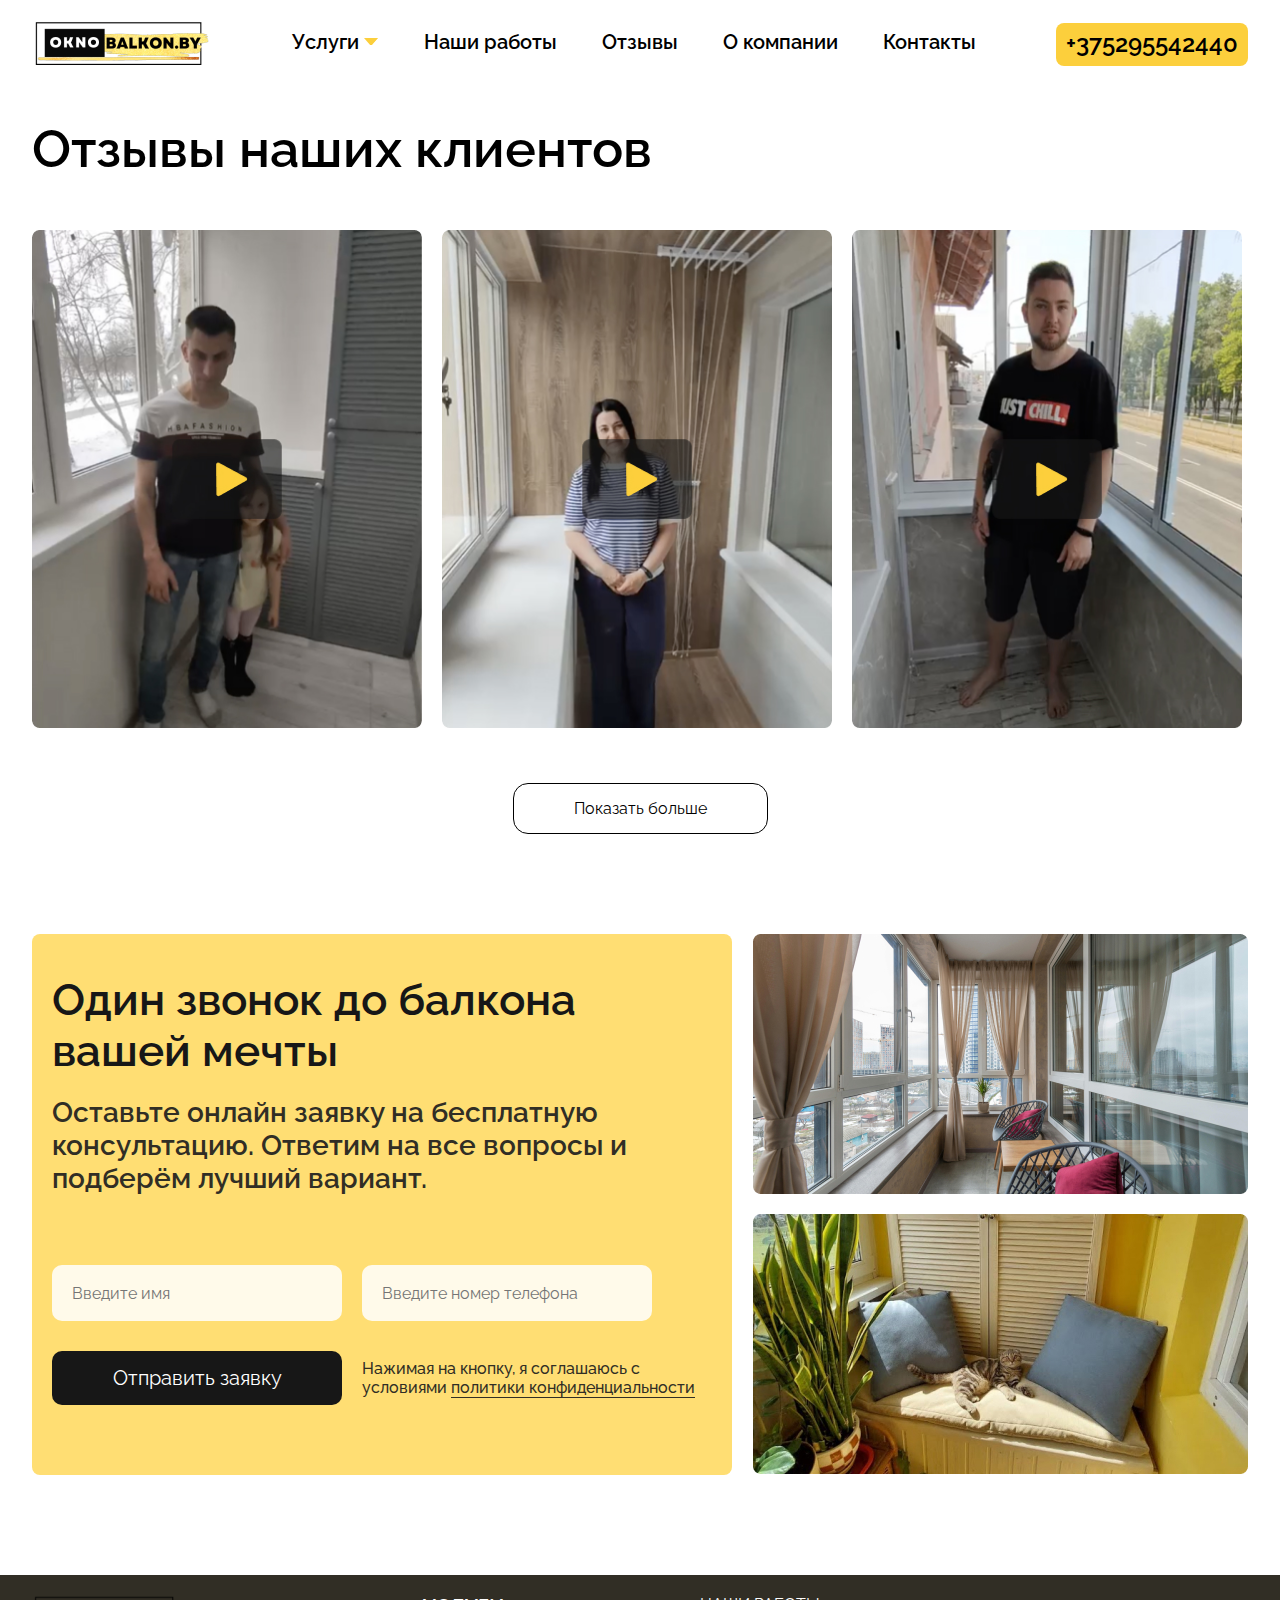
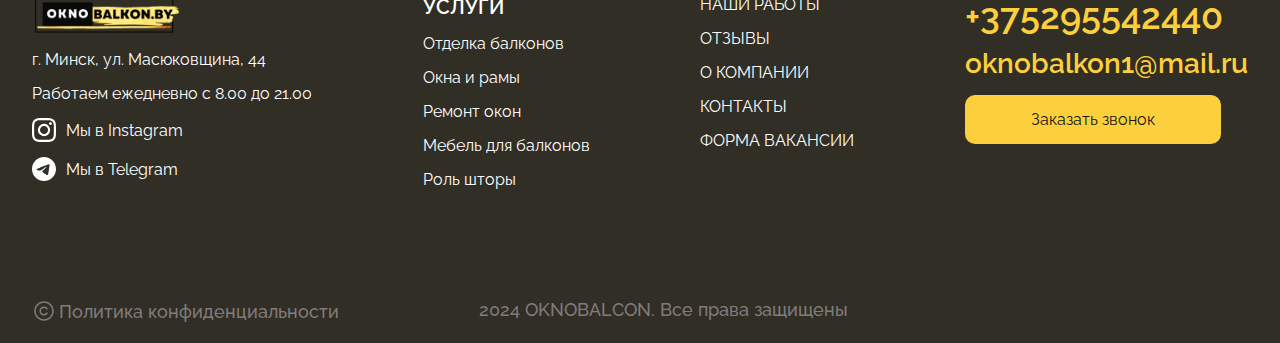
<file: reviews.html>
<!DOCTYPE html>
<html lang="en">
<head>
    <meta charset="UTF-8">
    <meta name="viewport" content="width=device-width, initial-scale=1, minimum-scale=1, maximum-scale=1"/>
    <title>Наши работы обзор</title>
    <link rel="stylesheet" href="css/reset.css">
    <link rel="stylesheet" href="css/style.css">
    <link rel="stylesheet" href="css/media.css">
</head>
<body>
<div class="modal_vid">
    <div class="modal_content_vid">
        <span class="close_vid">&times;</span>
        <video class="modal_video_vid">
            <source src="video-reviews/review-1.MP4" type="video/mp4">
            <source src="" type="video/ogg">
        </video>
    </div>
</div>
<div id="myModal" class="modal">

    <div class="modal-content">
        <div class="modal-img">

        </div>
        <div class="modal-header">
            <span class="close">&times;</span>
            <form action="">
                <h3>Один звонок до балкона вашей мечты </h3>
                <p>Для получения бесплатного замера оставьте онлайн заявку и мы перезвоним вам в ближайшее время!</p>
                <div class="input-fields">
                    <input type="text" name="name" required="" placeholder="Введите имя">
                    <input type="tel" name="phone" required="" placeholder="Введите номер телефона">

                    <div class="black-btn">
                        <button type="submit">Отправить заявку</button>
                    </div>
                    <span>Нажимая на кнопку, я соглашаюсь с условиями <a href="#">политики конфиденциальности</a></span>
                </div>
            </form>
        </div>
    </div>
</div>
<div class="modal" id="vacancyModal">
    <div class="modal-content">
        <div class="vacancy">
            <span class="close">&times;</span>
            <form action="">
                <h3><b class="yellow_back"> Работа </b> в OKNOBALKON </h3>
                <h5>Мы постоянно растем и расширяемся, поэтому нам нужны новые кадры </h5>
                <p>Готовы предоставить самые лучшие условия, оказать помощь в карьерном росте и заработке. Если вы
                    квалифицированный специалист по установке окон ПВХ, алюминиевых рам, или вы мастер по отделке
                    балконов — мы всегда рассмотрим вашу вакансию.</p>
                <p>А может вы просто умеете держать перфоратор в руках и желаете стать мастером — можем предложить вам
                    обучение.</p>
                <h5>Отправьте заявку и мы свяжемся с вами в ближайшее время!</h5>
                <div class="input-fields-vacancy">

                    <input type="text" name="name" required="" placeholder="Введите имя">
                    <input type="tel" name="phone" required="" placeholder="Введите номер телефона">

                    <div class="black-btn">
                        <button type="submit">Отправить заявку</button>
                    </div>
                </div>
                <div>
                    <span>Нажимая на кнопку, я соглашаюсь с условиями <a class="border" href="#">политики конфиденциальности</a></span>
                </div>
            </form>
        </div>
    </div>
</div>
<div id="modalThanks"  class="modal-thanks">
    <div class="modal-content">
        <h3>Ваша заявка отправлена!</h3>
        <p class="p-big">Наш менеджер свяжется с вами в ближайшее время</p>
    </div>
</div>





<div class="header container">
    <a href="index.html"><span class="logo"><img src="img/logo.png" alt=""></span></a>
    <ul>
        <li class="dropdown">
            <button id="dropdownBtn" class="dropbtn">Услуги <img id="arrowIcon" src="img/icons/arrow-down.svg" alt="">
            </button>
            <div id="myDropdown" class="dropdown-content">
                <a href="finishing-of-balconies.html">Отделка балконов</a>
                <a href="windows-frames.html">Окна и рамы</a>
                <a href="window-repair.html">Ремонт окон</a>
                <a href="furniture-balconies.html">Мебель для балконов</a>
                <a href="roller -blinds.html">Роль шторы</a>
            </div>
        </li>
        <li><a href="our-works.html">Наши работы</a></li>
        <li><a href="reviews.html">Отзывы</a></li>
        <li><a href="for-company.html">О компании</a></li>
        <li><a href="contacts.html">Контакты</a></li>
    </ul>

    <div class="header-controls">
        <div class="header_phone-btn-adapt">
            <a href="tel:+375295542440"></a>
        </div>
        <div class="header_phone-btn">
            <a href="tel:+375295542440">
                +375295542440
            </a>
        </div>
        <span class="burger">
            <div id="burgerIcon"></div>
            <div id="icon_close"></div>

        </span>
    </div>
</div>
<div class="tittle_name container">
    <h1>Отзывы наших клиентов</h1>
</div>
<div class="container reviews">
    <div class="video_cards-fields">
        <div class="video_card">
            <video class="video_card_vid" poster="video-reviews/poster/poster-1.jpg">
                <source src="video-reviews/review-1.MP4" type="video/mp4">
            </video>
        </div>
        <div class="video_card">
            <video class="video_card_vid" poster="video-reviews/poster/poster-2.jpg">
                <source src="video-reviews/review-2.mp4" type="video/mp4">
            </video>
        </div>
        <div class="video_card">
            <video class="video_card_vid" poster="video-reviews/poster/poster-3.jpg">
                <source src="video-reviews/review-3.mp4" type="video/mp4">
            </video>
        </div>
        <div class="video_card">
            <video class="video_card_vid" poster="video-reviews/poster/poster-4.jpg">
                <source src="video-reviews/review-4.mp4" type="video/mp4">
            </video>
        </div>
        <div class="video_card">
            <video class="video_card_vid" poster="video-reviews/poster/poster-5.jpg">
                <source src="video-reviews/review-5.mp4" type="video/mp4">
            </video>
        </div>
        <div class="video_card">
            <video class="video_card_vid" poster="video-reviews/poster/poster-6.jpg">
                <source src="video-reviews/review-6.mp4" type="video/mp4">
            </video>
        </div>
        <div class="video_card">
            <video class="video_card_vid" poster="video-reviews/poster/poster-7.jpg">
                <source src="video-reviews/review-7.mp4" type="video/mp4">
            </video>
        </div>
        <div class="video_card">
            <video class="video_card_vid" poster="video-reviews/poster/poster-8.jpg">
                <source src="video-reviews/review-8.mp4" type="video/mp4">
            </video>
        </div>
        <div class="video_card">
            <video class="video_card_vid" poster="video-reviews/poster/poster-9.jpg">
                <source src="video-reviews/review-9.mp4" type="video/mp4">
            </video>
        </div>
        <div class="video_card">
            <video class="video_card_vid" poster="video-reviews/poster/poster-11.jpg">
                <source src="video-reviews/review-10.mp4" type="video/mp4">
            </video>
        </div>
        <div class="video_card">
            <video class="video_card_vid" poster="video-reviews/poster/poster-12.jpg">
                <source src="video-reviews/review-11.mp4" type="video/mp4">
            </video>
        </div>
        <div class="video_card">
            <video class="video_card_vid" poster="video-reviews/poster/poster-13.jpg">
                <source src="video-reviews/review-12.mp4" type="video/mp4">
            </video>
        </div>
        <div class="video_card">
            <video class="video_card_vid" poster="video-reviews/poster/poster-14.jpg">
                <source src="video-reviews/review-13.mp4" type="video/mp4">
            </video>
        </div>
        <div class="video_card">
            <video class="video_card_vid" poster="video-reviews/poster/poster-15.jpg">
                <source src="video-reviews/review-14.mp4" type="video/mp4">
            </video>
        </div>
        <div class="video_card">
            <video class="video_card_vid" poster="video-reviews/poster/poster-16.jpg">
                <source src="video-reviews/review-15.mp4" type="video/mp4">
            </video>
        </div>
        <div class="video_card">
            <video class="video_card_vid" poster="video-reviews/poster/poster-17.jpg">
                <source src="video-reviews/review-16.mp4" type="video/mp4">
            </video>
        </div>
        <div class="video_card">
            <video class="video_card_vid" poster="video-reviews/poster/poster-10.jpg">
                <source src="video-reviews/review-17.mp4" type="video/mp4">
            </video>
        </div>
        <!-- Остальные видео -->
    </div>
    <div class="see_all">
        <button>
            Показать больше
        </button>
    </div>
</div>
<div class="contacts container">
    <form action="#">
        <h3>
            Один звонок до балкона вашей мечты
        </h3>
        <h4>
            Оставьте онлайн заявку на бесплатную консультацию. Ответим на все вопросы и подберём лучший вариант.
        </h4>
        <div class="input-fields">
            <input type="text" id="name" name="name" required="" placeholder="Введите имя">
            <input type="tel" id="phone" name="phone" required="" placeholder="Введите номер телефона">

            <div class="black-btn">
                <button type="submit">Отправить заявку</button>
            </div>
            <p>Нажимая на кнопку, я соглашаюсь с условиями <a href="#">политики конфиденциальности</a></p>
        </div>
    </form>
    <div class="contacts_img">
        <img src="img/img-1.jpg" alt="">
        <img src="img/img-2.jpg" alt="">
    </div>
</div>
<div class="footer">
    <div class="container">
        <div class="footer_logo-adapt">
            <img src="img/logo.png" alt="" width="150" height="40">
        </div>
        <div class="footer-links">
            <div>

                <ul>
                    <li class="footer_logo">
                        <img src="img/logo.png" alt="" width="150" height="40">
                    </li>

                    <li>
                        г. Минск, ул. Масюковщина, 44
                    </li>
                    <li>
                        Работаем ежедневно с 8.00 до 21.00
                    </li>
                    <li>
                        <a href="https://www.instagram.com/oknobalkon.by?igsh=MTh4bHZkNWZhYTI0Zg=="> <img
                                src="img/icons/icon_instagram.svg" alt=""> Мы в Instagram</a>
                    </li>
                    <li>
                        <a href="https://t.me/viktorminutka">
                            <img src="img/icons/icon_telegram.svg" alt="Telegram"> Мы в Telegram
                        </a>
                    </li>
                </ul>
            </div>
            <div>
                <ul>
                    <li>
                        <h5>УСЛУГИ</h5>
                    </li>
                    <li>
                        <a href="finishing-of-balconies.html">Отделка балконов</a>
                    </li>
                    <li>
                        <a href="windows-frames.html">Окна и рамы</a>
                    </li>
                    <li>
                        <a href="window-repair.html">Ремонт окон</a>
                    </li>
                    <li>
                        <a href="furniture-balconies.html">Мебель для балконов</a>
                    </li>
                    <li>
                        <a href="roller -blinds.html">Роль шторы</a>
                    </li>
                </ul>
            </div>
            <div>
                <ul>
                    <li>
                        <a href="our-works.html">НАШИ РАБОТЫ</a>
                    </li>
                    <li>
                        <a href="reviews.html">ОТЗЫВЫ</a>
                    </li>
                    <li>
                        <a href="for-company.html">О КОМПАНИИ</a>
                    </li>
                    <li>
                        <a href="contacts.html">КОНТАКТЫ</a>
                    </li>
                    <li id="vacancy">
                        <a>ФОРМА ВАКАНСИИ</a>
                    </li>
                </ul>
            </div>
            <div>
                <ul class="footer_contacts">
                    <li>
                        <h3>
                            <a href="tel:+375295542440">
                                +375295542440
                            </a>
                        </h3>
                        <h4><a href="mailto:oknobalkon1@mail.ru">oknobalkon1@mail.ru</a></h4>
                    </li>
                    <li>
                        <button class="footer_btn signUp">
                            Заказать звонок
                        </button>
                    </li>
                </ul>
            </div>
        </div>
        <div class="footer_btn-adapt">
            <button>
                Заказать звонок
            </button>
        </div>
        <div class="copyright_field">

            <div class="copyright"><img src="img/icons/icon_copyright.svg" width="24px" height="24px" alt=""><a
                    href="#"><p>Политика конфиденциальности</p></a></div>
            <p>2024 OKNOBALCON. Все права защищены</p>
        </div>
    </div>
</div>
<script src="js/script.js"></script>
</body>
</html>
</file>
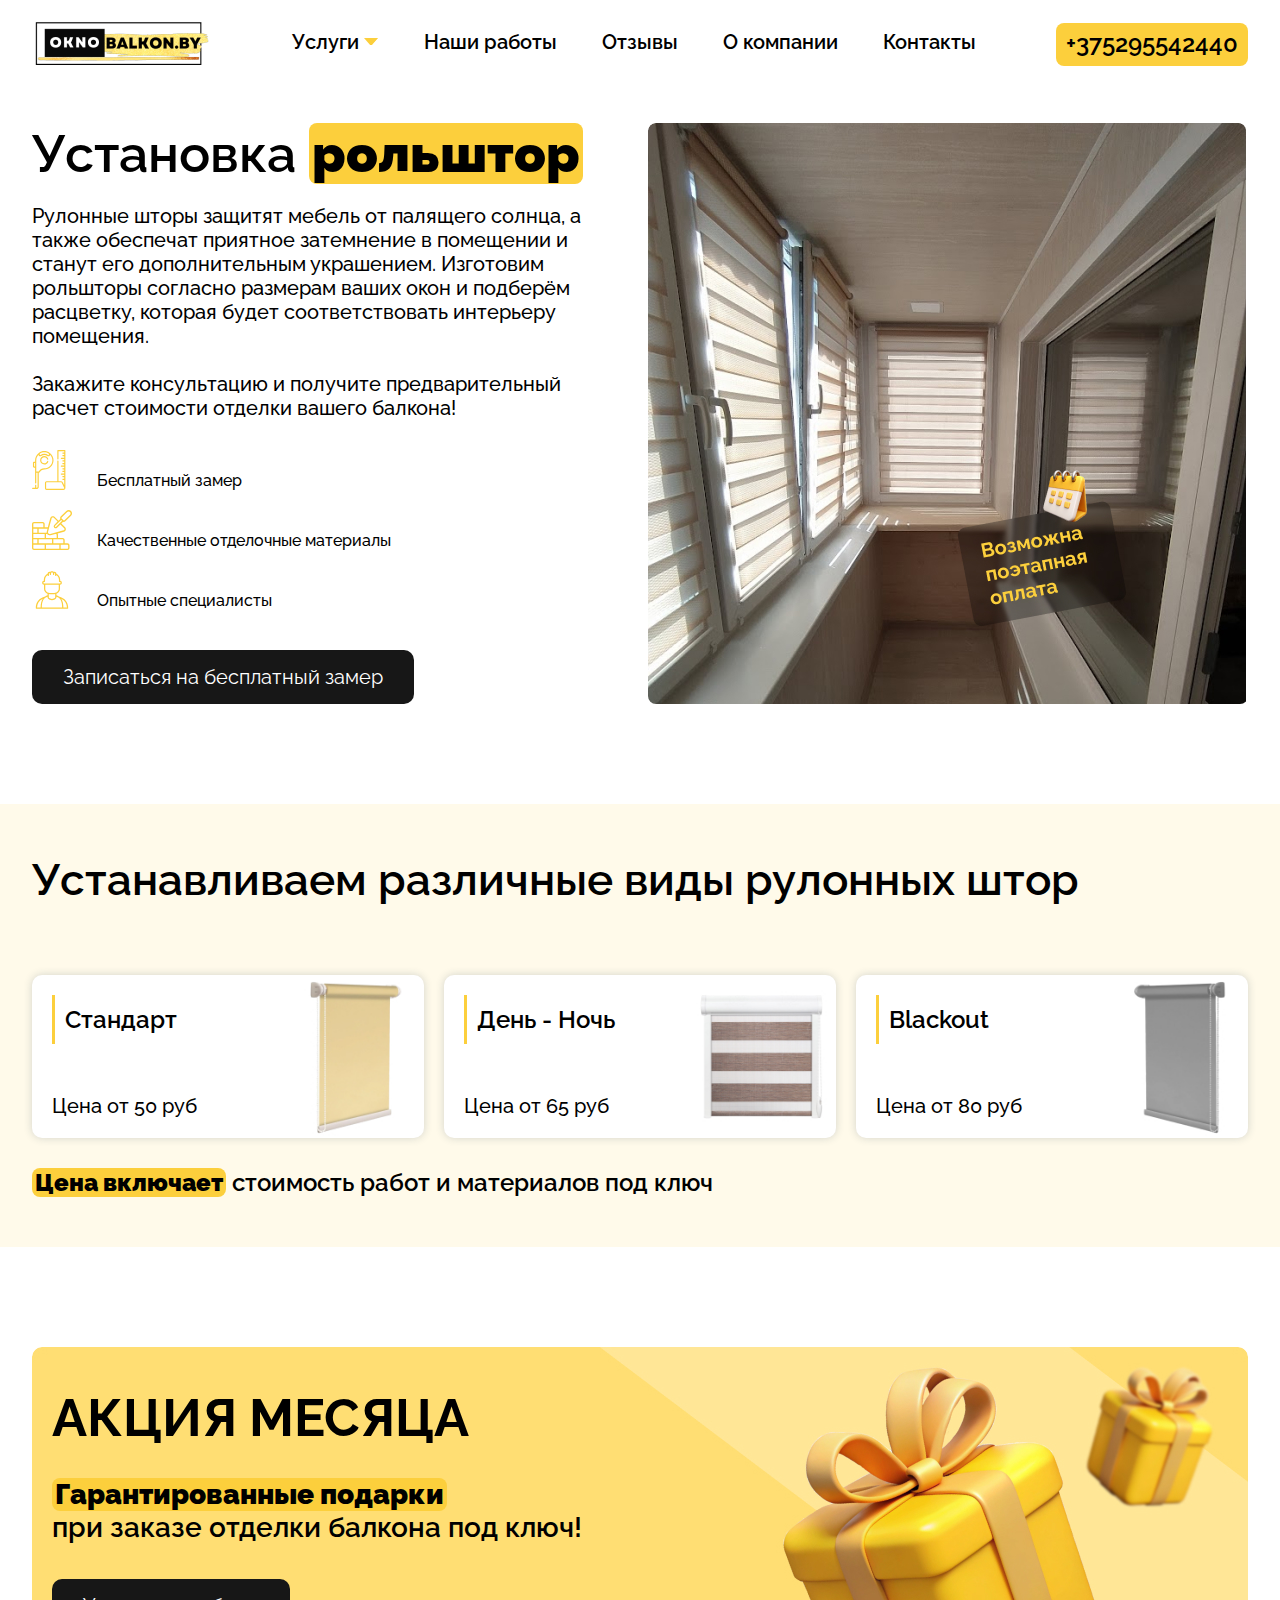
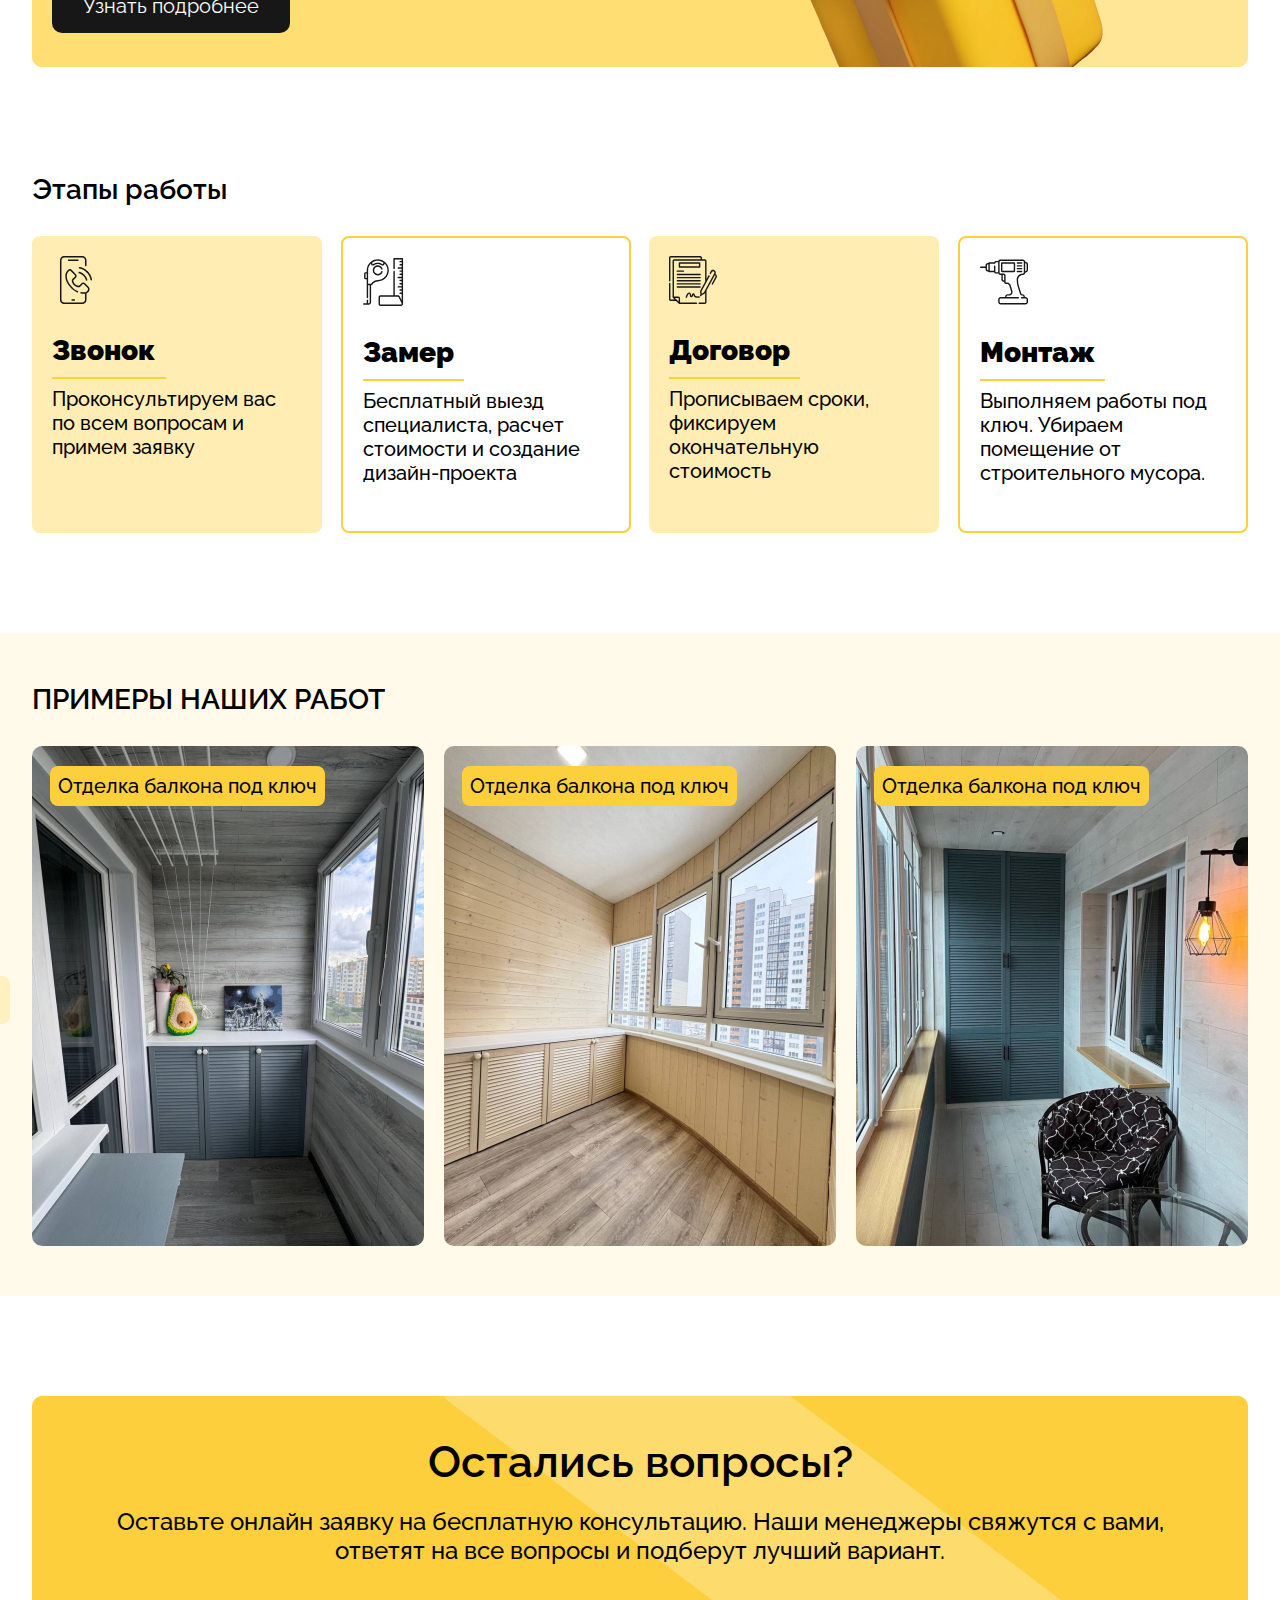
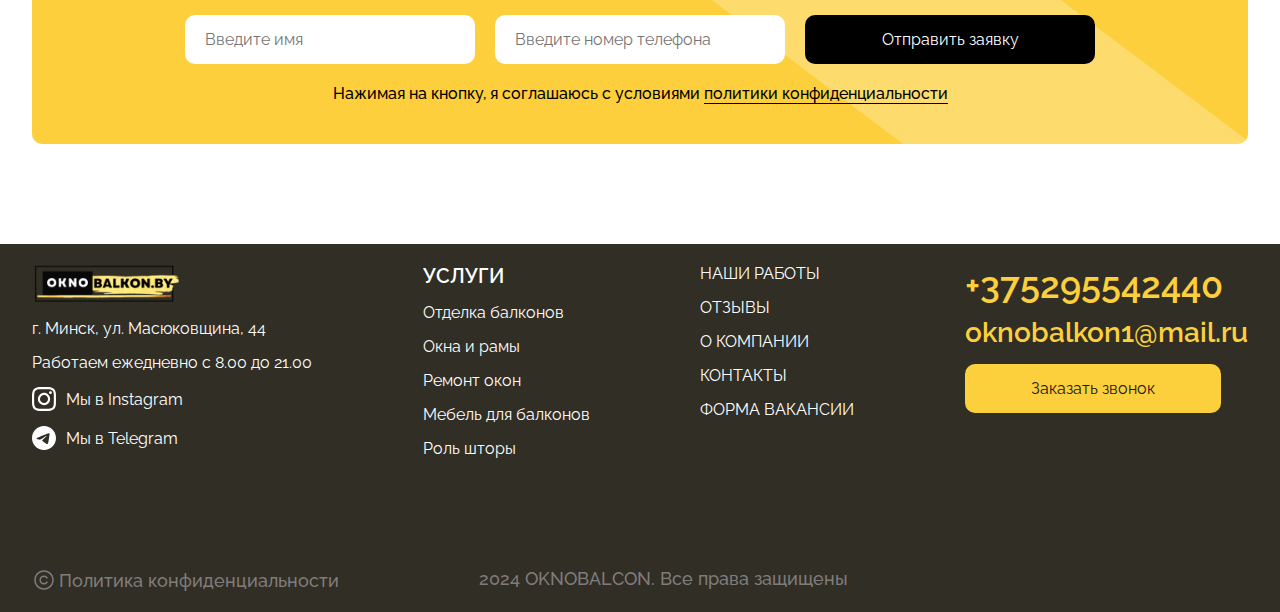
<file: roller -blinds.html>
<!DOCTYPE html>
<html lang="en">
<head>
    <meta charset="UTF-8">
    <meta name="viewport" content="width=device-width, initial-scale=1, minimum-scale=1, maximum-scale=1"/>
    <title>Установка рольштор</title>
    <link rel="stylesheet" href="https://unpkg.com/swiper/swiper-bundle.min.css">
    <link rel="stylesheet" href="css/reset.css">
    <link rel="stylesheet" href="css/style.css">
    <link rel="stylesheet" href="css/media.css">
</head>
<body class="roller-blinds">

<div id="myModal" class="modal">

    <div class="modal-content">
        <div class="modal-img">

        </div>
        <div class="modal-header">
            <span class="close">&times;</span>
            <form action="">
                <h3>Один звонок до балкона вашей мечты </h3>
                <p>Для получения бесплатного замера оставьте онлайн заявку и мы перезвоним вам в ближайшее время!</p>
                <div class="input-fields">
                    <input type="text" name="name" required="" placeholder="Введите имя">
                    <input type="tel" name="phone" required="" placeholder="Введите номер телефона">

                    <div class="black-btn">
                        <button type="submit">Отправить заявку</button>
                    </div>
                    <span>Нажимая на кнопку, я соглашаюсь с условиями <a href="#">политики конфиденциальности</a></span>
                </div>
            </form>
        </div>
    </div>
</div>
<div class="modal" id="vacancyModal">
    <div class="modal-content">
        <div class="vacancy">
            <span class="close">&times;</span>
            <form action="">
                <h3><b class="yellow_back"> Работа </b> в OKNOBALKON </h3>
                <h5>Мы постоянно растем и расширяемся, поэтому нам нужны новые кадры </h5>
                <p>Готовы предоставить самые лучшие условия, оказать помощь в карьерном росте и заработке. Если вы
                    квалифицированный специалист по установке окон ПВХ, алюминиевых рам, или вы мастер по отделке
                    балконов — мы всегда рассмотрим вашу вакансию.</p>
                <p>А может вы просто умеете держать перфоратор в руках и желаете стать мастером — можем предложить вам
                    обучение.</p>
                <h5>Отправьте заявку и мы свяжемся с вами в ближайшее время!</h5>
                <div class="input-fields-vacancy">

                    <input type="text" name="name" required="" placeholder="Введите имя">
                    <input type="tel" name="phone" required="" placeholder="Введите номер телефона">

                    <div class="black-btn">
                        <button type="submit">Отправить заявку</button>
                    </div>
                </div>
                <div>
                    <span>Нажимая на кнопку, я соглашаюсь с условиями <a class="border" href="#">политики конфиденциальности</a></span>
                </div>
            </form>
        </div>
    </div>
</div>
<div id="modalThanks"  class="modal-thanks">
    <div class="modal-content">
        <h3>Ваша заявка отправлена!</h3>
        <p class="p-big">Наш менеджер свяжется с вами в ближайшее время</p>
    </div>
</div>



<div class="header container">
    <a href="index.html"><span class="logo"><img src="img/logo.png" alt=""></span></a>
    <ul>
        <li class="dropdown">
            <button id="dropdownBtn" class="dropbtn">Услуги <img id="arrowIcon" src="img/icons/arrow-down.svg" alt="">
            </button>
            <div id="myDropdown" class="dropdown-content">
                <a href="finishing-of-balconies.html">Отделка балконов</a>
                <a href="windows-frames.html">Окна и рамы</a>
                <a href="window-repair.html">Ремонт окон</a>
                <a href="furniture-balconies.html">Мебель для балконов</a>
                <a href="roller -blinds.html">Роль шторы</a>
            </div>
        </li>
        <li><a href="our-works.html">Наши работы</a></li>
        <li><a href="reviews.html">Отзывы</a></li>
        <li><a href="for-company.html">О компании</a></li>
        <li><a href="contacts.html">Контакты</a></li>
    </ul>

    <div class="header-controls">
        <div class="header_phone-btn-adapt">
            <a href="tel:+375295542440"></a>
        </div>
        <div class="header_phone-btn">
            <a href="tel:+375295542440">
                +375295542440
            </a>
        </div>
        <span class="burger">
            <div id="burgerIcon"></div>
            <div id="icon_close"></div>
            <!--            <img id="burgerIcon" src="img/icons/burger.svg" alt="" width="40">-->
            <!--            <img id="icon_close" src="img/icons/icon_close.svg" alt="" width="40">-->
        </span>
    </div>
</div>
<div class="container headline">
    <h1>Установка <b class="yellow_back">рольштор</b></h1>
</div>
<div class="finishing container">

    <div class="finishing_text">
        <h1>Установка <b class="yellow_back">рольштор</b></h1>
        <p class="p-big">Рулонные шторы защитят мебель от палящего солнца, а также обеспечат приятное затемнение в помещении и станут его дополнительным украшением. Изготовим рольшторы согласно размерам ваших окон и подберём расцветку, которая будет соответствовать интерьеру помещения.<br>
          <br>  Закажите консультацию и получите предварительный расчет стоимости отделки вашего балкона!</p>
        <ul>
            <li><img src="img/icons/icon_measure.svg" alt="">Бесплатный замер</li>
            <li><img src="img/icons/group-1.svg" alt="">Качественные отделочные материалы</li>
            <li><img src="img/icons/icon_builder.svg" alt="">Опытные специалисты</li>
        </ul>
        <div class="black-btn">
            <button>Записаться на бесплатный замер</button>
        </div>
    </div>
    <div class="finishing_img">

    </div>


</div>
<div class="finishing_btn container">
    <div class="black-btn">
        <button>Записаться на бесплатный замер</button>
    </div>
    <div class="roller_block-adapt container">

    </div>
</div>
<div class="execution yellow-background">
    <div class="container">
        <h3 class="species_adapt">Устанавливаем различные виды рулонных штор</h3>

        <ul>
            <li class="species-roller"><h3>Устанавливаем различные виды рулонных штор</h3></li>
            <li>
                <h5>Стандарт</h5>
                <p class="p-big">Цена от 50 руб</p>
            </li>
            <li>
                <h5>День - Ночь</h5>
                <p class="p-big">Цена от 65 руб</p>
            </li>
            <li>
                <h5>Blackout</h5>
                <p class="p-big">Цена от 80 руб</p>
            </li>

        </ul>
        <h5><b class="yellow_back">Цена включает</b> стоимость работ и материалов под ключ</h5>
    </div>
</div>
<div class="promotion container">
    <h2>АКЦИЯ МЕСЯЦА</h2>
    <h4>
        <b class="yellow_back">Гарантированные подарки</b><br>
        при заказе отделки балкона под ключ!
    </h4>
    <div class="black-btn">
        <button>
            Узнать подробнее
        </button>
    </div>
</div>
<div class="stages_of_work container">
    <h4>Этапы работы</h4>
    <ul>
        <li>
            <img src="img/icons/icon_phone.svg" alt="" width="48" height="48">
            <h4><b>Звонок</b></h4>
            <p class="p-big">Проконсультируем вас по всем вопросам и примем заявку</p>
        </li>
        <li>
            <img src="img/icons/icon_measure-black.svg" alt="" width="48" height="48">
            <h4><b>Замер</b></h4>
            <p class="p-big">Бесплатный выезд специалиста, расчет стоимости и создание дизайн-проекта</p>
        </li>
        <li>
            <img src="img/icons/agreement.svg" alt="" width="48" height="48">
            <h4><b>Договор</b></h4>
            <p class="p-big">Прописываем сроки, фиксируем окончательную стоимость</p>
        </li>
        <li>
            <img src="img/icons/installation.svg" alt="" width="48" height="48">
            <h4><b>Монтаж</b></h4>
            <p class="p-big">Выполняем работы под ключ. Убираем помещение от строительного мусора.</p>
        </li>
    </ul>
</div>
<div class="examples yellow-background">
    <div class="container">
        <h4>ПРИМЕРЫ НАШИХ РАБОТ</h4>
        <div class="swiper-container-2-wrapper">
            <div class="swiper-container-2">
                <div class="swiper-wrapper">
                    <div class="swiper-slide">
                        <div class="card">
                            <span>Отделка балкона под ключ</span>
                            <ul>
                                <li>Теплое остекление</li>
                                <li>Утепление холодных поверхностей</li>
                                <li>Отделка ламинатом</li>
                                <li>Потолочные светильники, розетки</li>
                                <li>Тумба, шкаф, откидной столик</li>
                                <li>Рольшторы</li>
                            </ul>
                        </div>
                    </div>
                    <div class="swiper-slide">
                        <div class="card">
                            <span>Отделка балкона под ключ</span>
                            <ul>
                                <li>Обшивка вагонкой</li>
                                <li>Укладка линолеума</li>
                                <li>Тумбочки</li>
                                <li>Потолочные светильники, розетки</li>
                                <li>Подоконники пластиковые</li>
                                <li>Потолок из ПВХ панелей</li>
                            </ul>
                        </div>
                    </div>
                    <div class="swiper-slide">
                        <div class="card">
                            <span>Отделка балкона под ключ</span>
                            <ul>
                                <li>Теплое остекление</li>
                                <li>Утепление холодных поверхностей</li>
                                <li>Отделка ламинатом</li>
                                <li>Потолочные светильники, розетки</li>
                                <li>Тумба, шкаф, откидной столик</li>
                                <li>Рольшторы</li>
                            </ul>
                        </div>
                    </div>
                    <div class="swiper-slide">
                        <div class="card">
                            <span>Отделка балкона под ключ</span>
                            <ul>
                                <li>Обшили балкон ПВХ панелями</li>
                                <li>Утепление холодных стен</li>
                                <li>Постелили линолеум</li>
                                <li>Потолочные светильники, розетки</li>
                                <li>Установили тумбу с полками</li>
                            </ul>
                        </div>
                    </div>
                    <div class="swiper-slide">
                        <div class="card">
                            <span>Отделка балкона под ключ</span>
                            <ul>
                                <li>Отделка ламинатом и камнем</li>
                                <li>Утепление холодных стен</li>
                                <li>Установка премиум подоконника</li>
                                <li>Потолочные светильники, розетки</li>
                                <li>Шкаф с полками</li>
                                <li>Устройство теплого пола</li>
                            </ul>
                        </div>
                    </div>
                    <div class="swiper-slide">
                        <div class="card">
                            <span>Отделка балкона под ключ</span>
                            <ul>
                                <li>Укрепили ограждения балкона</li>
                                <li>Утеплили холодные поверхности</li>
                                <li>Установили пластиковую раму</li>
                                <li>Обшили стены евровагонкой</li>
                                <li>Обшили потолок ПВХ панелями</li>
                                <li>Установили рольшторы</li>
                            </ul>
                        </div>
                    </div>
                    <div class="swiper-slide">
                        <div class="card">
                            <span>Отделка балкона под ключ</span>
                            <ul>
                                <li>Установка пластиковой рамы</li>
                                <li>Утепление холодных поверхностей</li>
                                <li>Обшивка евровагонкой</li>
                                <li>Обшивка вагонкой «штиль»</li>
                                <li>Пропитка дерева лаком</li>

                            </ul>
                        </div>
                    </div>
                    <div class="swiper-slide">
                        <div class="card">
                            <span>Отделка балкона под ключ</span>
                            <ul>
                                <li>Теплое остекление</li>
                                <li>Утепление холодных поверхностей</li>
                                <li>Отделка ламинатом</li>
                                <li>Потолочные светильники, розетки</li>
                                <li>Тумба, шкаф, откидной столик</li>
                                <li>Рольшторы</li>
                            </ul>
                        </div>
                    </div>
                    <div class="swiper-slide">
                        <div class="card">
                            <span>Отделка балкона под ключ</span>
                            <ul>
                                <li>Теплое остекление рамой ПВХ</li>
                                <li>Утепление холодных поверхностей</li>
                                <li>Отделка ламинатом</li>
                                <li>Потолочные светильники, розетки</li>
                                <li>Сидушка ларь</li>
                                <li>Установка премиум подоконника</li>
                            </ul>
                        </div>
                    </div>
                    <div class="swiper-slide">
                        <div class="card">
                            <span>Отделка балкона под ключ</span>
                            <ul>
                                <li> Установка пластиковой рамы</li>
                                <li>Утепление холодных поверхностей</li>
                                <li>Обшивка ламинатом</li>
                                <li> Потолочные светильники, розетки</li>
                                <li>Шкаф, откидной столик</li>
                                <li>Обшивка потолка ПВХ панелями</li>
                            </ul>
                        </div>
                    </div>
                    <div class="swiper-slide">
                        <div class="card">
                            <span>Отделка балкона под ключ</span>
                            <ul>
                                <li>Алюминиевая рама</li>
                                <li>Наружная отделка виниловым сайдингом</li>
                            </ul>
                        </div>
                    </div>
                    <div class="swiper-slide">
                        <div class="card">
                            <span>Отделка балкона под ключ</span>
                            <ul>
                                <li> Установили алюминиевую раму с тонированными стеклами</li>
                                <li> Смонтировали независимую крышу</li>
                                <li> Выполнили наружную отделку профильным оцинкованным листом</li>
                            </ul>
                        </div>
                    </div>
                    <div class="swiper-slide">
                        <div class="card">
                            <span>Отделка балкона под ключ</span>
                            <ul>
                                <li> Установили раму ПВХ и балконную группу</li>
                                <li> Обшили широкой вагонкой под покраску</li>
                                <li> Постелили ламинат 33 класса</li>
                            </ul>
                        </div>
                    </div>
                    <div class="swiper-slide">
                        <div class="card">
                            <span>Отделка балкона под ключ</span>
                            <ul>
                                <li>Установка алюминиевой рамы в пол с матовыми стеклами</li>
                                <li>Выполнили черновой пол с дренажными отверстиями под слив</li>
                                <li>Уложили плитку из дерева</li>
                                <li>Подшили потолок и заднюю стенку балкона</li>
                            </ul>
                        </div>
                    </div>
                    <div class="swiper-slide">
                        <div class="card">
                            <span>Отделка балкона под ключ</span>
                            <ul>
                                <li>Установили алюминиевую раздвижную раму в пол</li>
                                <li>  Смонтировали крышу мягкую кровлю на деревянном каркасе</li>
                            </ul>
                        </div>
                    </div>
                    <div class="swiper-slide">
                        <div class="card">
                            <span>Отделка балкона под ключ</span>
                            <ul>
                                <li>
                                    Монтаж независимой крыши из профильного листа с металлической трубой в качестве обрешетки
                                </li>

                            </ul>
                        </div>
                    </div>
                    <div class="swiper-slide">
                        <div class="card">
                            <span>Отделка балкона под ключ</span>
                            <ul>
                                <li>
                                    Вынесли балкон металлическим уголком для дальнейшего остекления
                                </li>

                            </ul>
                        </div>
                    </div>
                    <div class="swiper-slide">
                        <div class="card">
                            <span>Отделка балкона под ключ</span>
                            <ul>
                                <li>  Установка рамы ПВХ</li>
                                <li>  Утепление холодных стен</li>
                                <li> Обшивка ПВХ панелями</li>
                                <li>  Укладка на пол OSB-плиты и линолеума</li>
                                <li>  Потолочные светильники, розетки</li>
                                <li> Установили сушилку для белья</li>


                            </ul>
                        </div>
                    </div>
                    <div class="swiper-slide">
                        <div class="card">
                            <span>Отделка балкона под ключ</span>
                            <ul>
                                <li> Установили теплую раму ПВХ</li>
                                <li> Смонтировали крышу</li>
                                <li> Утеплили пол, потолок, парапет</li>
                                <li> Обшили балкон вагонкой</li>
                                <li>  Выполнили пол из доски 32мм</li>
                                <li> Покрыли вагонку лаком по дереву</li>
                            </ul>
                        </div>
                    </div>
                    <div class="swiper-slide">
                        <div class="card">
                            <span>Отделка балкона под ключ</span>
                            <ul>

                                <li>Установили теплую раму ПВХ</li>
                                <li>Смонтировали крышу</li>
                                <li>Утеплили пол и холодные стены</li>
                                <li>Обшили балкон вагонкой</li>
                                <li>Выполнили напольное покрытие из доски 32 мм</li>
                                <li>Покрыли вагонку лаком по дереву</li>


                            </ul>
                        </div>
                    </div>
                    <div class="swiper-slide">
                        <div class="card">
                            <span>Отделка балкона под ключ</span>
                            <ul>
                                <li>Установили пластиковую раму и балконную группу из профиля KBE</li>
                                <li>Утеплили холодные стены</li>
                                <li>Обшивка ПВХ панелями</li>
                                <li>Уложили линолеум на пол</li>
                                <li>Подключили освещение</li>
                                <li>Сидушка с откидным верхом</li>
                            </ul>
                        </div>
                    </div>
                    <div class="swiper-slide">
                        <div class="card">
                            <span>Отделка балкона под ключ</span>
                            <ul>
                                <li>Выполнили теплое остекление пластиковой рамой</li>
                                <li>Установили фурнитуру</li>
                                <li>Выполнили покраску</li>
                            </ul>
                        </div>
                    </div>
                    <div class="swiper-slide">
                        <div class="card">
                            <span>Отделка балкона под ключ</span>
                            <ul>
                                <li>Утеплили стены по типу THERMOS</li>
                                <li>Обшили стены и потолок вагонкой</li>
                                <li>Обшили передний бордюр камнем</li>
                                <li>Выполнили покраску бордюра</li>
                                <li>Уложили черновой пол OSB-плиту</li>
                                <li>Постелили линолеум 33 класса</li>
                            </ul>
                        </div>
                    </div>
                    <div class="swiper-slide">
                        <div class="card">
                            <span>Отделка балкона под ключ</span>
                            <ul>

                                <li>Установили пластиковую раму</li>
                                <li>Установили балконную группу</li>
                                <li>Утеплили холодные стены</li>
                                <li>Обшили стены вагонкой и камнем</li>
                                <li>Обшили потолок ПВХ панелями, уложили ламинат на пол</li>
                                <li>Смонтировали освещение</li>


                            </ul>
                        </div>
                    </div>
                    <div class="swiper-slide">
                        <div class="card">
                            <span>Отделка балкона под ключ</span>
                            <ul>
                                <li>Укрепили ограждения балкона</li>
                                <li>Утеплили холодные поверхности</li>
                                <li>Установили пластиковую раму</li>
                                <li>Обшили стены евровагонкой</li>
                                <li>Обшили потолок ПВХ панелями</li>
                                <li>Установили рольшторы</li>
                            </ul>
                        </div>
                    </div>
                    <div class="swiper-slide">
                        <div class="card">
                            <span>Отделка балкона под ключ</span>
                            <ul>
                                <li>Комбинированная отделка ламинатом и декоративным камнем</li>
                                <li>Установили подоконники</li>
                                <li>Утеплили холодные стены</li>
                                <li>Установили шкаф с полками</li>
                                <li>Потолочные светильники, розетки</li>
                                <li>Устройство теплого пола</li>
                            </ul>
                        </div>
                    </div>
                    <div class="swiper-slide">
                        <div class="card">
                            <span>Отделка балкона под ключ</span>
                            <ul>
                                <li>Установили сидушку с откидным верхом из массива дерева</li>
                                <li>Установили шкаф из жалюзийных фасадов с полками</li>
                                <li>Изготовили мягкие подушки и матрас</li>

                            </ul>
                        </div>
                    </div>
                </div>
            </div>
            <div class="swiper-button-prev"></div>
            <div class="swiper-button-next"></div>
        </div>
    </div>
</div>
<div class="question container">
    <form action="">
        <h3>Остались вопросы?</h3>
        <h5>Оставьте онлайн заявку на бесплатную консультацию. Наши менеджеры свяжутся с вами, ответят на все вопросы и
            подберут лучший вариант.</h5>
                <div class="input-fields-finishing">
                    <input type="text" id="name" name="name" required="" placeholder="Введите имя">
                    <input type="tel" id="phone" name="phone" required="" placeholder="Введите номер телефона">
                    <button type="submit">Отправить заявку</button>
                </div>
        <p>Нажимая на кнопку, я соглашаюсь с условиями <a class="policy" href="#">политики конфиденциальности</a></p>

    </form>
</div>
<div class="footer">
    <div class="container">
        <div class="footer_logo-adapt">
            <img src="img/logo.png" alt="" width="150" height="40">
        </div>
        <div class="footer-links">
            <div>

                <ul>
                    <li class="footer_logo">
                        <img src="img/logo.png" alt="" width="150" height="40">
                    </li>

                    <li>
                        г. Минск, ул. Масюковщина, 44
                    </li>
                    <li>
                        Работаем ежедневно с 8.00 до 21.00
                    </li>
                    <li>
                        <a href="https://www.instagram.com/oknobalkon.by?igsh=MTh4bHZkNWZhYTI0Zg=="> <img
                                src="img/icons/icon_instagram.svg" alt=""> Мы в Instagram</a>
                    </li>
                    <li>
                        <a href="https://t.me/viktorminutka">
                            <img src="img/icons/icon_telegram.svg" alt="Telegram"> Мы в Telegram
                        </a>
                    </li>
                </ul>
            </div>
            <div>
                <ul>
                    <li>
                        <h5>УСЛУГИ</h5>
                    </li>
                    <li>
                        <a href="finishing-of-balconies.html">Отделка балконов</a>
                    </li>
                    <li>
                        <a href="windows-frames.html">Окна и рамы</a>
                    </li>
                    <li>
                        <a href="window-repair.html">Ремонт окон</a>
                    </li>
                    <li>
                        <a href="furniture-balconies.html">Мебель для балконов</a>
                    </li>
                    <li>
                        <a href="roller -blinds.html">Роль шторы</a>
                    </li>
                </ul>
            </div>
            <div>
                <ul>
                    <li>
                        <a href="our-works.html">НАШИ РАБОТЫ</a>
                    </li>
                    <li>
                        <a href="reviews.html">ОТЗЫВЫ</a>
                    </li>
                    <li>
                        <a href="for-company.html">О КОМПАНИИ</a>
                    </li>
                    <li>
                        <a href="contacts.html">КОНТАКТЫ</a>
                    </li>
                    <li id="vacancy">
                        <a>ФОРМА ВАКАНСИИ</a>
                    </li>
                </ul>
            </div>
            <div>
                <ul class="footer_contacts">
                    <li>
                        <h3>
                            <a href="tel:+375295542440">
                                +375295542440
                            </a>
                        </h3>
                        <h4><a href="mailto:oknobalkon1@mail.ru">oknobalkon1@mail.ru</a></h4>
                    </li>
                    <li>
                        <button class="footer_btn signUp">
                            Заказать звонок
                        </button>
                    </li>
                </ul>
            </div>
        </div>
        <div class="footer_btn-adapt">
            <button>
                Заказать звонок
            </button>
        </div>
        <div class="copyright_field">

            <div class="copyright"><img src="img/icons/icon_copyright.svg" width="24px" height="24px" alt=""><a
                    href="#"><p>Политика конфиденциальности</p></a></div>
            <p>2024 OKNOBALCON. Все права защищены</p>
        </div>
    </div>
</div>
<script src="https://unpkg.com/swiper/swiper-bundle.min.js"></script>
<script src="js/script.js"></script>
</body>
</html>
</file>
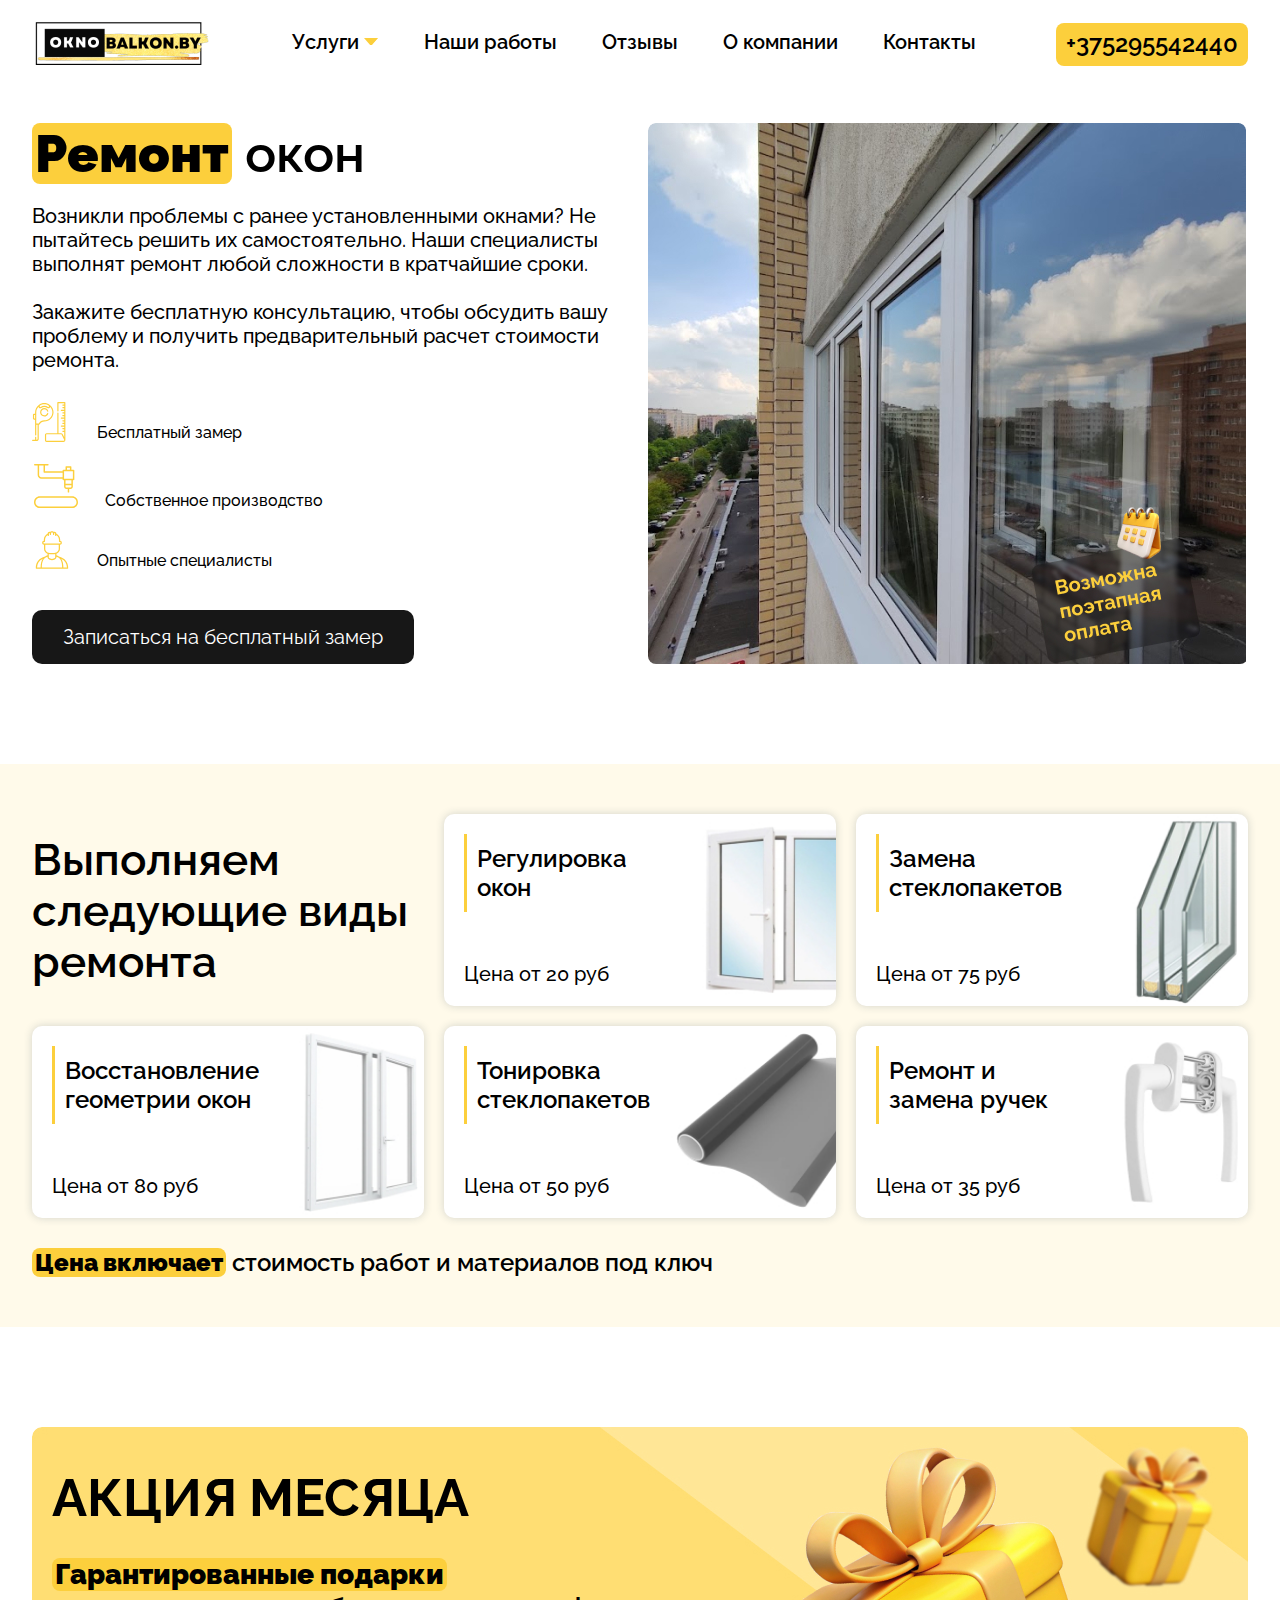
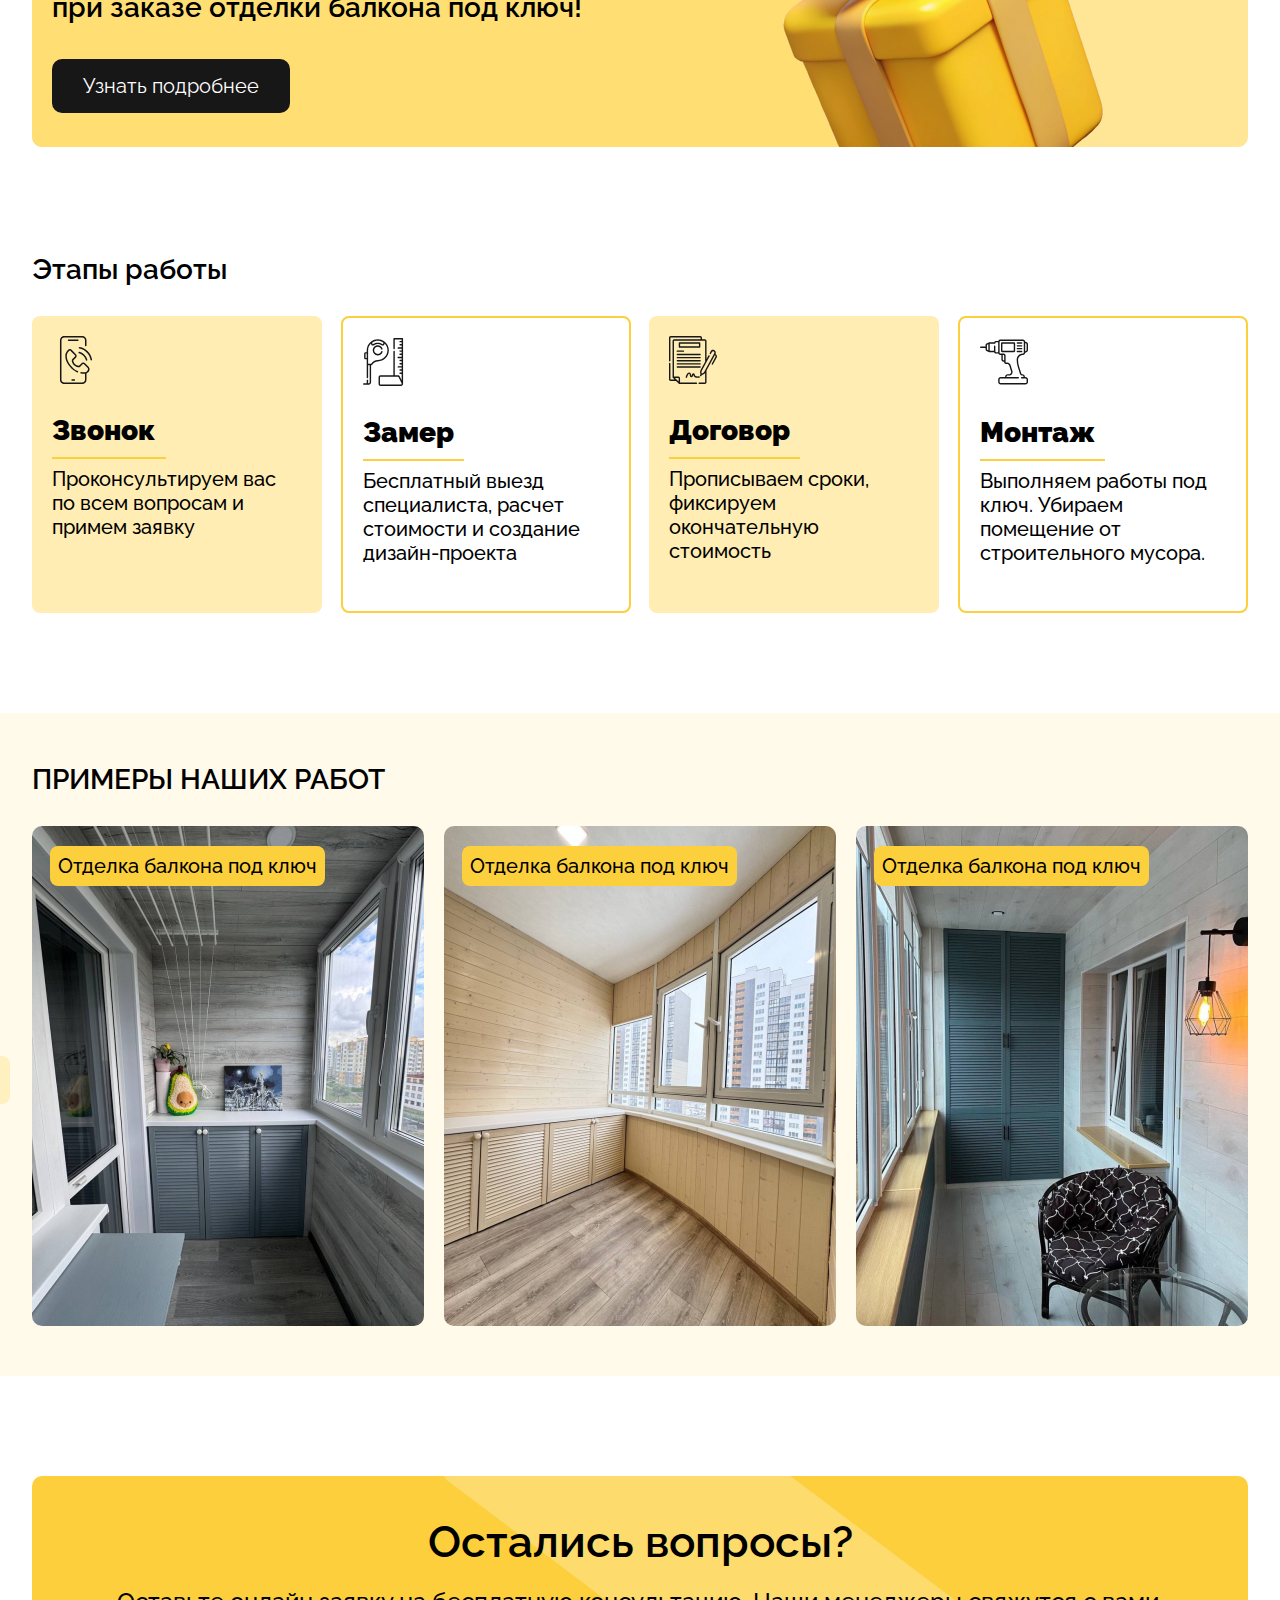
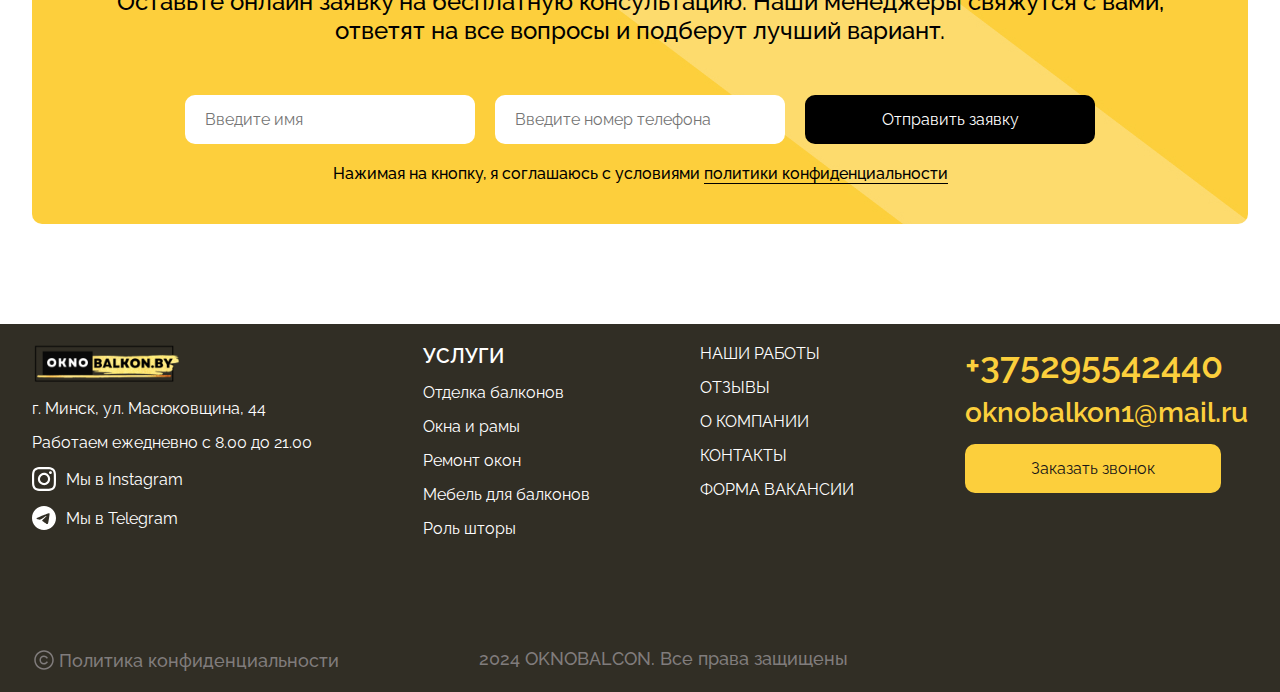
<file: window-repair.html>
<!DOCTYPE html>
<html lang="en">
<head>
    <meta charset="UTF-8">
    <meta name="viewport" content="width=device-width, initial-scale=1, minimum-scale=1, maximum-scale=1"/>
    <title>Ремонт окон</title>
    <link rel="stylesheet" href="https://unpkg.com/swiper/swiper-bundle.min.css">
    <link rel="stylesheet" href="css/reset.css">
    <link rel="stylesheet" href="css/style.css">
    <link rel="stylesheet" href="css/media.css">
</head>
<body class="windows-repair">

<div id="myModal" class="modal">

    <div class="modal-content">
        <div class="modal-img">

        </div>
        <div class="modal-header">
            <span class="close">&times;</span>
            <form action="">
                <h3>Один звонок до балкона вашей мечты </h3>
                <p>Для получения бесплатного замера оставьте онлайн заявку и мы перезвоним вам в ближайшее время!</p>
                <div class="input-fields">
                    <input type="text" name="name" required="" placeholder="Введите имя">
                    <input type="tel" name="phone" required="" placeholder="Введите номер телефона">

                    <div class="black-btn">
                        <button type="submit">Отправить заявку</button>
                    </div>
                    <span>Нажимая на кнопку, я соглашаюсь с условиями <a href="#">политики конфиденциальности</a></span>
                </div>
            </form>
        </div>
    </div>
</div>
<div class="modal" id="vacancyModal">
    <div class="modal-content">
        <div class="vacancy">
            <span class="close">&times;</span>
            <form action="">
                <h3><b class="yellow_back"> Работа </b> в OKNOBALKON </h3>
                <h5>Мы постоянно растем и расширяемся, поэтому нам нужны новые кадры </h5>
                <p>Готовы предоставить самые лучшие условия, оказать помощь в карьерном росте и заработке. Если вы
                    квалифицированный специалист по установке окон ПВХ, алюминиевых рам, или вы мастер по отделке
                    балконов — мы всегда рассмотрим вашу вакансию.</p>
                <p>А может вы просто умеете держать перфоратор в руках и желаете стать мастером — можем предложить вам
                    обучение.</p>
                <h5>Отправьте заявку и мы свяжемся с вами в ближайшее время!</h5>
                <div class="input-fields-vacancy">

                    <input type="text" name="name" required="" placeholder="Введите имя">
                    <input type="tel" name="phone" required="" placeholder="Введите номер телефона">

                    <div class="black-btn">
                        <button type="submit">Отправить заявку</button>
                    </div>
                </div>
                <div>
                    <span>Нажимая на кнопку, я соглашаюсь с условиями <a class="border" href="#">политики конфиденциальности</a></span>
                </div>
            </form>
        </div>
    </div>
</div>
<div id="modalThanks"  class="modal-thanks">
    <div class="modal-content">
        <h3>Ваша заявка отправлена!</h3>
        <p class="p-big">Наш менеджер свяжется с вами в ближайшее время</p>
    </div>
</div>

<div class="header container">
    <a href="index.html"><span class="logo"><img src="img/logo.png" alt=""></span></a>
    <ul>
        <li class="dropdown">
            <button id="dropdownBtn" class="dropbtn">Услуги <img id="arrowIcon" src="img/icons/arrow-down.svg" alt="">
            </button>
            <div id="myDropdown" class="dropdown-content">
                <a href="finishing-of-balconies.html">Отделка балконов</a>
                <a href="windows-frames.html">Окна и рамы</a>
                <a href="window-repair.html">Ремонт окон</a>
                <a href="furniture-balconies.html">Мебель для балконов</a>
                <a href="roller -blinds.html">Роль шторы</a>
            </div>
        </li>
        <li><a href="our-works.html">Наши работы</a></li>
        <li><a href="reviews.html">Отзывы</a></li>
        <li><a href="for-company.html">О компании</a></li>
        <li><a href="contacts.html">Контакты</a></li>
    </ul>

    <div class="header-controls">
        <div class="header_phone-btn-adapt">
            <a href="tel:+375295542440"></a>
        </div>
        <div class="header_phone-btn">
            <a href="tel:+375295542440">
                +375295542440
            </a>
        </div>
        <span class="burger">
            <div id="burgerIcon"></div>
            <div id="icon_close"></div>
            <!--            <img id="burgerIcon" src="img/icons/burger.svg" alt="" width="40">-->
            <!--            <img id="icon_close" src="img/icons/icon_close.svg" alt="" width="40">-->
        </span>
    </div>
</div>
<div class="container headline">
    <h1><b class="yellow_back">Ремонт</b> окон</h1>
</div>
<div class="finishing container">

    <div class="finishing_text">
        <h1><b class="yellow_back">Ремонт</b> окон</h1>
        <p class="p-big">Возникли проблемы с ранее установленными окнами? Не пытайтесь решить их самостоятельно. Наши специалисты выполнят ремонт любой сложности в кратчайшие сроки.<br>
          <br>  Закажите бесплатную консультацию, чтобы обсудить вашу проблему и получить предварительный расчет стоимости ремонта.</p>
        <ul>
            <li><img src="img/icons/icon_measure.svg" alt="">Бесплатный замер</li>
            <li><img src="img/icons/icon_production.svg" alt="">Собственное производство</li>
            <li><img src="img/icons/icon_builder.svg" alt="">Опытные специалисты</li>
        </ul>
        <div class="black-btn">
            <button>Записаться на бесплатный замер</button>
        </div>
    </div>
    <div class="finishing_img">

    </div>


</div>
<div class="finishing_btn container">
    <div class="black-btn">
        <button>Записаться на бесплатный замер</button>
    </div>
    <div class="repair_block-adapt container">

    </div>
</div>
<div class="execution yellow-background">
    <div class="container">
        <h3 class="species_adapt">Выполняем следующие виды ремонта</h3>
        <ul>
            <li class="species"><h3>Выполняем следующие виды ремонта</h3></li>
            <li>
                <h5>Регулировка окон</h5>
                <p class="p-big">Цена от 20 руб</p>
            </li>
            <li>
                <h5>Замена стеклопакетов</h5>
                <p class="p-big">Цена от 75 руб</p>
            </li>
            <li>
                <h5>Восстановление геометрии окон </h5>
                <p class="p-big">Цена от 80 руб</p>
            </li>
            <li>
                <h5>Тонировка стеклопакетов</h5>
                <p class="p-big">Цена от 50 руб</p>
            </li>
            <li>
                <h5>Ремонт и замена ручек</h5>
                <p class="p-big">Цена от 35 руб</p>
            </li>



        </ul>
        <h5><b class="yellow_back">Цена включает</b> стоимость работ и материалов под ключ</h5>
    </div>
</div>
<div class="promotion container">
    <h2>АКЦИЯ МЕСЯЦА</h2>
    <h4>
        <b class="yellow_back">Гарантированные подарки</b><br>
        при заказе отделки балкона под ключ!
    </h4>
    <div class="black-btn">
        <button>
            Узнать подробнее
        </button>
    </div>
</div>
<div class="stages_of_work container">
    <h4>Этапы работы</h4>
    <ul>
        <li>
            <img src="img/icons/icon_phone.svg" alt="" width="48" height="48">
            <h4><b>Звонок</b></h4>
            <p class="p-big">Проконсультируем вас по всем вопросам и примем заявку</p>
        </li>
        <li>
            <img src="img/icons/icon_measure-black.svg" alt="" width="48" height="48">
            <h4><b>Замер</b></h4>
            <p class="p-big">Бесплатный выезд специалиста, расчет стоимости и создание дизайн-проекта</p>
        </li>
        <li>
            <img src="img/icons/agreement.svg" alt="" width="48" height="48">
            <h4><b>Договор</b></h4>
            <p class="p-big">Прописываем сроки, фиксируем окончательную стоимость</p>
        </li>
        <li>
            <img src="img/icons/installation.svg" alt="" width="48" height="48">
            <h4><b>Монтаж</b></h4>
            <p class="p-big">Выполняем работы под ключ. Убираем помещение от строительного мусора.</p>
        </li>
    </ul>
</div>
<div class="examples yellow-background">
    <div class="container">
        <h4>ПРИМЕРЫ НАШИХ РАБОТ</h4>
        <div class="swiper-container-2-wrapper">
            <div class="swiper-container-2">
                <div class="swiper-wrapper">
                    <div class="swiper-slide">
                        <div class="card">
                            <span>Отделка балкона под ключ</span>
                            <ul>
                                <li>Теплое остекление</li>
                                <li>Утепление холодных поверхностей</li>
                                <li>Отделка ламинатом</li>
                                <li>Потолочные светильники, розетки</li>
                                <li>Тумба, шкаф, откидной столик</li>
                                <li>Рольшторы</li>
                            </ul>
                        </div>
                    </div>
                    <div class="swiper-slide">
                        <div class="card">
                            <span>Отделка балкона под ключ</span>
                            <ul>
                                <li>Обшивка вагонкой</li>
                                <li>Укладка линолеума</li>
                                <li>Тумбочки</li>
                                <li>Потолочные светильники, розетки</li>
                                <li>Подоконники пластиковые</li>
                                <li>Потолок из ПВХ панелей</li>
                            </ul>
                        </div>
                    </div>
                    <div class="swiper-slide">
                        <div class="card">
                            <span>Отделка балкона под ключ</span>
                            <ul>
                                <li>Теплое остекление</li>
                                <li>Утепление холодных поверхностей</li>
                                <li>Отделка ламинатом</li>
                                <li>Потолочные светильники, розетки</li>
                                <li>Тумба, шкаф, откидной столик</li>
                                <li>Рольшторы</li>
                            </ul>
                        </div>
                    </div>
                    <div class="swiper-slide">
                        <div class="card">
                            <span>Отделка балкона под ключ</span>
                            <ul>
                                <li>Обшили балкон ПВХ панелями</li>
                                <li>Утепление холодных стен</li>
                                <li>Постелили линолеум</li>
                                <li>Потолочные светильники, розетки</li>
                                <li>Установили тумбу с полками</li>
                            </ul>
                        </div>
                    </div>
                    <div class="swiper-slide">
                        <div class="card">
                            <span>Отделка балкона под ключ</span>
                            <ul>
                                <li>Отделка ламинатом и камнем</li>
                                <li>Утепление холодных стен</li>
                                <li>Установка премиум подоконника</li>
                                <li>Потолочные светильники, розетки</li>
                                <li>Шкаф с полками</li>
                                <li>Устройство теплого пола</li>
                            </ul>
                        </div>
                    </div>
                    <div class="swiper-slide">
                        <div class="card">
                            <span>Отделка балкона под ключ</span>
                            <ul>
                                <li>Укрепили ограждения балкона</li>
                                <li>Утеплили холодные поверхности</li>
                                <li>Установили пластиковую раму</li>
                                <li>Обшили стены евровагонкой</li>
                                <li>Обшили потолок ПВХ панелями</li>
                                <li>Установили рольшторы</li>
                            </ul>
                        </div>
                    </div>
                    <div class="swiper-slide">
                        <div class="card">
                            <span>Отделка балкона под ключ</span>
                            <ul>
                                <li>Установка пластиковой рамы</li>
                                <li>Утепление холодных поверхностей</li>
                                <li>Обшивка евровагонкой</li>
                                <li>Обшивка вагонкой «штиль»</li>
                                <li>Пропитка дерева лаком</li>

                            </ul>
                        </div>
                    </div>
                    <div class="swiper-slide">
                        <div class="card">
                            <span>Отделка балкона под ключ</span>
                            <ul>
                                <li>Теплое остекление</li>
                                <li>Утепление холодных поверхностей</li>
                                <li>Отделка ламинатом</li>
                                <li>Потолочные светильники, розетки</li>
                                <li>Тумба, шкаф, откидной столик</li>
                                <li>Рольшторы</li>
                            </ul>
                        </div>
                    </div>
                    <div class="swiper-slide">
                        <div class="card">
                            <span>Отделка балкона под ключ</span>
                            <ul>
                                <li>Теплое остекление рамой ПВХ</li>
                                <li>Утепление холодных поверхностей</li>
                                <li>Отделка ламинатом</li>
                                <li>Потолочные светильники, розетки</li>
                                <li>Сидушка ларь</li>
                                <li>Установка премиум подоконника</li>
                            </ul>
                        </div>
                    </div>
                    <div class="swiper-slide">
                        <div class="card">
                            <span>Отделка балкона под ключ</span>
                            <ul>
                                <li> Установка пластиковой рамы</li>
                                <li>Утепление холодных поверхностей</li>
                                <li>Обшивка ламинатом</li>
                                <li> Потолочные светильники, розетки</li>
                                <li>Шкаф, откидной столик</li>
                                <li>Обшивка потолка ПВХ панелями</li>
                            </ul>
                        </div>
                    </div>
                    <div class="swiper-slide">
                        <div class="card">
                            <span>Отделка балкона под ключ</span>
                            <ul>
                                <li>Алюминиевая рама</li>
                                <li>Наружная отделка виниловым сайдингом</li>
                            </ul>
                        </div>
                    </div>
                    <div class="swiper-slide">
                        <div class="card">
                            <span>Отделка балкона под ключ</span>
                            <ul>
                                <li> Установили алюминиевую раму с тонированными стеклами</li>
                                <li> Смонтировали независимую крышу</li>
                                <li> Выполнили наружную отделку профильным оцинкованным листом</li>
                            </ul>
                        </div>
                    </div>
                    <div class="swiper-slide">
                        <div class="card">
                            <span>Отделка балкона под ключ</span>
                            <ul>
                                <li> Установили раму ПВХ и балконную группу</li>
                                <li> Обшили широкой вагонкой под покраску</li>
                                <li> Постелили ламинат 33 класса</li>
                            </ul>
                        </div>
                    </div>
                    <div class="swiper-slide">
                        <div class="card">
                            <span>Отделка балкона под ключ</span>
                            <ul>
                                <li>Установка алюминиевой рамы в пол с матовыми стеклами</li>
                                <li>Выполнили черновой пол с дренажными отверстиями под слив</li>
                                <li>Уложили плитку из дерева</li>
                                <li>Подшили потолок и заднюю стенку балкона</li>
                            </ul>
                        </div>
                    </div>
                    <div class="swiper-slide">
                        <div class="card">
                            <span>Отделка балкона под ключ</span>
                            <ul>
                                <li>Установили алюминиевую раздвижную раму в пол</li>
                                <li>  Смонтировали крышу мягкую кровлю на деревянном каркасе</li>
                            </ul>
                        </div>
                    </div>
                    <div class="swiper-slide">
                        <div class="card">
                            <span>Отделка балкона под ключ</span>
                            <ul>
                                <li>
                                    Монтаж независимой крыши из профильного листа с металлической трубой в качестве обрешетки
                                </li>

                            </ul>
                        </div>
                    </div>
                    <div class="swiper-slide">
                        <div class="card">
                            <span>Отделка балкона под ключ</span>
                            <ul>
                                <li>
                                    Вынесли балкон металлическим уголком для дальнейшего остекления
                                </li>

                            </ul>
                        </div>
                    </div>
                    <div class="swiper-slide">
                        <div class="card">
                            <span>Отделка балкона под ключ</span>
                            <ul>
                                <li>  Установка рамы ПВХ</li>
                                <li>  Утепление холодных стен</li>
                                <li> Обшивка ПВХ панелями</li>
                                <li>  Укладка на пол OSB-плиты и линолеума</li>
                                <li>  Потолочные светильники, розетки</li>
                                <li> Установили сушилку для белья</li>


                            </ul>
                        </div>
                    </div>
                    <div class="swiper-slide">
                        <div class="card">
                            <span>Отделка балкона под ключ</span>
                            <ul>
                                <li> Установили теплую раму ПВХ</li>
                                <li> Смонтировали крышу</li>
                                <li> Утеплили пол, потолок, парапет</li>
                                <li> Обшили балкон вагонкой</li>
                                <li>  Выполнили пол из доски 32мм</li>
                                <li> Покрыли вагонку лаком по дереву</li>
                            </ul>
                        </div>
                    </div>
                    <div class="swiper-slide">
                        <div class="card">
                            <span>Отделка балкона под ключ</span>
                            <ul>

                                <li>Установили теплую раму ПВХ</li>
                                <li>Смонтировали крышу</li>
                                <li>Утеплили пол и холодные стены</li>
                                <li>Обшили балкон вагонкой</li>
                                <li>Выполнили напольное покрытие из доски 32 мм</li>
                                <li>Покрыли вагонку лаком по дереву</li>


                            </ul>
                        </div>
                    </div>
                    <div class="swiper-slide">
                        <div class="card">
                            <span>Отделка балкона под ключ</span>
                            <ul>
                                <li>Установили пластиковую раму и балконную группу из профиля KBE</li>
                                <li>Утеплили холодные стены</li>
                                <li>Обшивка ПВХ панелями</li>
                                <li>Уложили линолеум на пол</li>
                                <li>Подключили освещение</li>
                                <li>Сидушка с откидным верхом</li>
                            </ul>
                        </div>
                    </div>
                    <div class="swiper-slide">
                        <div class="card">
                            <span>Отделка балкона под ключ</span>
                            <ul>
                                <li>Выполнили теплое остекление пластиковой рамой</li>
                                <li>Установили фурнитуру</li>
                                <li>Выполнили покраску</li>
                            </ul>
                        </div>
                    </div>
                    <div class="swiper-slide">
                        <div class="card">
                            <span>Отделка балкона под ключ</span>
                            <ul>
                                <li>Утеплили стены по типу THERMOS</li>
                                <li>Обшили стены и потолок вагонкой</li>
                                <li>Обшили передний бордюр камнем</li>
                                <li>Выполнили покраску бордюра</li>
                                <li>Уложили черновой пол OSB-плиту</li>
                                <li>Постелили линолеум 33 класса</li>
                            </ul>
                        </div>
                    </div>
                    <div class="swiper-slide">
                        <div class="card">
                            <span>Отделка балкона под ключ</span>
                            <ul>

                                <li>Установили пластиковую раму</li>
                                <li>Установили балконную группу</li>
                                <li>Утеплили холодные стены</li>
                                <li>Обшили стены вагонкой и камнем</li>
                                <li>Обшили потолок ПВХ панелями, уложили ламинат на пол</li>
                                <li>Смонтировали освещение</li>


                            </ul>
                        </div>
                    </div>
                    <div class="swiper-slide">
                        <div class="card">
                            <span>Отделка балкона под ключ</span>
                            <ul>
                                <li>Укрепили ограждения балкона</li>
                                <li>Утеплили холодные поверхности</li>
                                <li>Установили пластиковую раму</li>
                                <li>Обшили стены евровагонкой</li>
                                <li>Обшили потолок ПВХ панелями</li>
                                <li>Установили рольшторы</li>
                            </ul>
                        </div>
                    </div>
                    <div class="swiper-slide">
                        <div class="card">
                            <span>Отделка балкона под ключ</span>
                            <ul>
                                <li>Комбинированная отделка ламинатом и декоративным камнем</li>
                                <li>Установили подоконники</li>
                                <li>Утеплили холодные стены</li>
                                <li>Установили шкаф с полками</li>
                                <li>Потолочные светильники, розетки</li>
                                <li>Устройство теплого пола</li>
                            </ul>
                        </div>
                    </div>
                    <div class="swiper-slide">
                        <div class="card">
                            <span>Отделка балкона под ключ</span>
                            <ul>
                                <li>Установили сидушку с откидным верхом из массива дерева</li>
                                <li>Установили шкаф из жалюзийных фасадов с полками</li>
                                <li>Изготовили мягкие подушки и матрас</li>

                            </ul>
                        </div>
                    </div>
                </div>
            </div>
            <div class="swiper-button-prev"></div>
            <div class="swiper-button-next"></div>
        </div>
    </div>
</div>
<div class="question container">
    <form action="">
        <h3>Остались вопросы?</h3>
        <h5>Оставьте онлайн заявку на бесплатную консультацию. Наши менеджеры свяжутся с вами, ответят на все вопросы и
            подберут лучший вариант.</h5>
                <div class="input-fields-finishing">
                    <input type="text" id="name" name="name" required="" placeholder="Введите имя">
                    <input type="tel" id="phone" name="phone" required="" placeholder="Введите номер телефона">
                    <button type="submit">Отправить заявку</button>
                </div>
        <p>Нажимая на кнопку, я соглашаюсь с условиями <a class="policy" href="#">политики конфиденциальности</a></p>

    </form>
</div>
<div class="footer">
    <div class="container">
        <div class="footer_logo-adapt">
            <img src="img/logo.png" alt="" width="150" height="40">
        </div>
        <div class="footer-links">
            <div>

                <ul>
                    <li class="footer_logo">
                        <img src="img/logo.png" alt="" width="150" height="40">
                    </li>

                    <li>
                        г. Минск, ул. Масюковщина, 44
                    </li>
                    <li>
                        Работаем ежедневно с 8.00 до 21.00
                    </li>
                    <li>
                        <a href="https://www.instagram.com/oknobalkon.by?igsh=MTh4bHZkNWZhYTI0Zg=="> <img
                                src="img/icons/icon_instagram.svg" alt=""> Мы в Instagram</a>
                    </li>
                    <li>
                        <a href="https://t.me/viktorminutka">
                            <img src="img/icons/icon_telegram.svg" alt="Telegram"> Мы в Telegram
                        </a>
                    </li>
                </ul>
            </div>
            <div>
                <ul>
                    <li>
                        <h5>УСЛУГИ</h5>
                    </li>
                    <li>
                        <a href="finishing-of-balconies.html">Отделка балконов</a>
                    </li>
                    <li>
                        <a href="windows-frames.html">Окна и рамы</a>
                    </li>
                    <li>
                        <a href="window-repair.html">Ремонт окон</a>
                    </li>
                    <li>
                        <a href="furniture-balconies.html">Мебель для балконов</a>
                    </li>
                    <li>
                        <a href="roller -blinds.html">Роль шторы</a>
                    </li>
                </ul>
            </div>
            <div>
                <ul>
                    <li>
                        <a href="our-works.html">НАШИ РАБОТЫ</a>
                    </li>
                    <li>
                        <a href="reviews.html">ОТЗЫВЫ</a>
                    </li>
                    <li>
                        <a href="for-company.html">О КОМПАНИИ</a>
                    </li>
                    <li>
                        <a href="contacts.html">КОНТАКТЫ</a>
                    </li>
                    <li id="vacancy">
                        <a>ФОРМА ВАКАНСИИ</a>
                    </li>
                </ul>
            </div>
            <div>
                <ul class="footer_contacts">
                    <li>
                        <h3>
                            <a href="tel:+375295542440">
                                +375295542440
                            </a>
                        </h3>
                        <h4><a href="mailto:oknobalkon1@mail.ru">oknobalkon1@mail.ru</a></h4>
                    </li>
                    <li>
                        <button class="footer_btn signUp">
                            Заказать звонок
                        </button>
                    </li>
                </ul>
            </div>
        </div>
        <div class="footer_btn-adapt">
            <button>
                Заказать звонок
            </button>
        </div>
        <div class="copyright_field">

            <div class="copyright"><img src="img/icons/icon_copyright.svg" width="24px" height="24px" alt=""><a
                    href="#"><p>Политика конфиденциальности</p></a></div>
            <p>2024 OKNOBALCON. Все права защищены</p>
        </div>
    </div>
</div>
<script src="https://unpkg.com/swiper/swiper-bundle.min.js"></script>
<script src="js/script.js"></script>
</body>
</html>
</file>
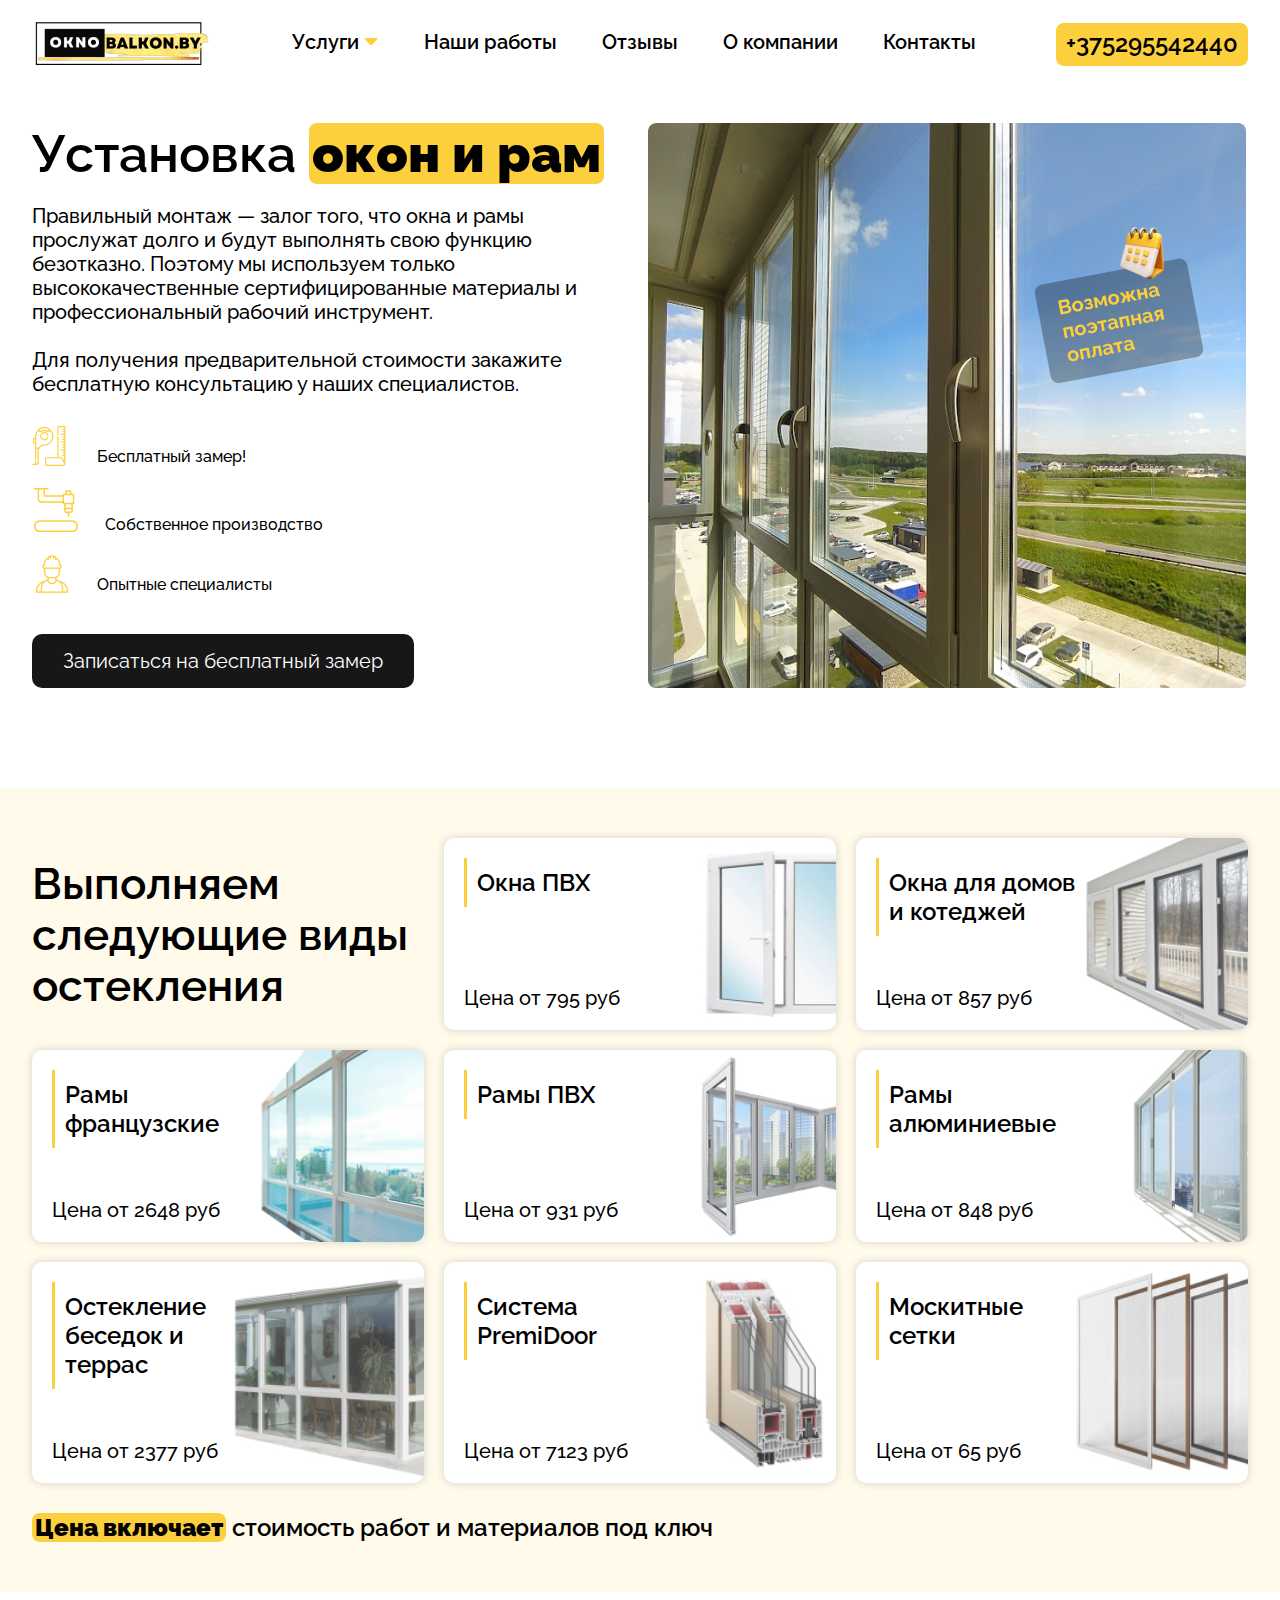
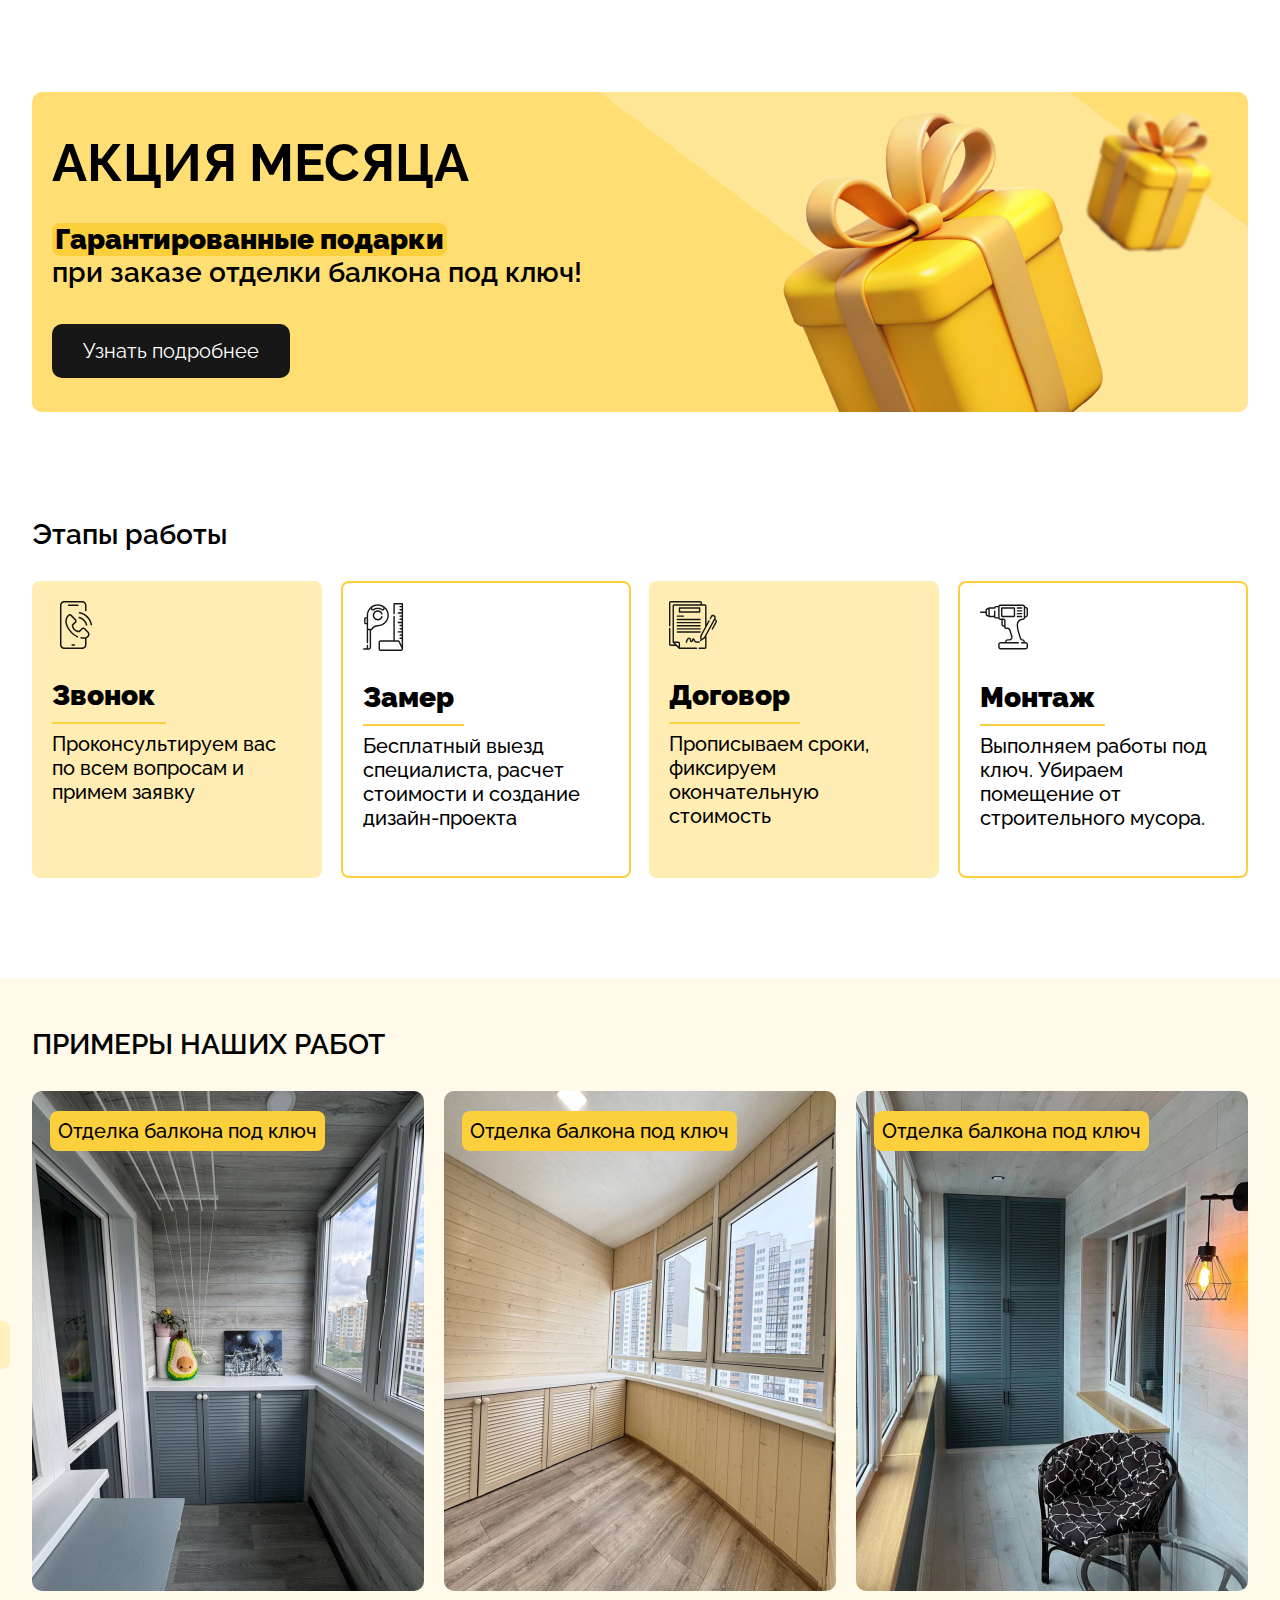
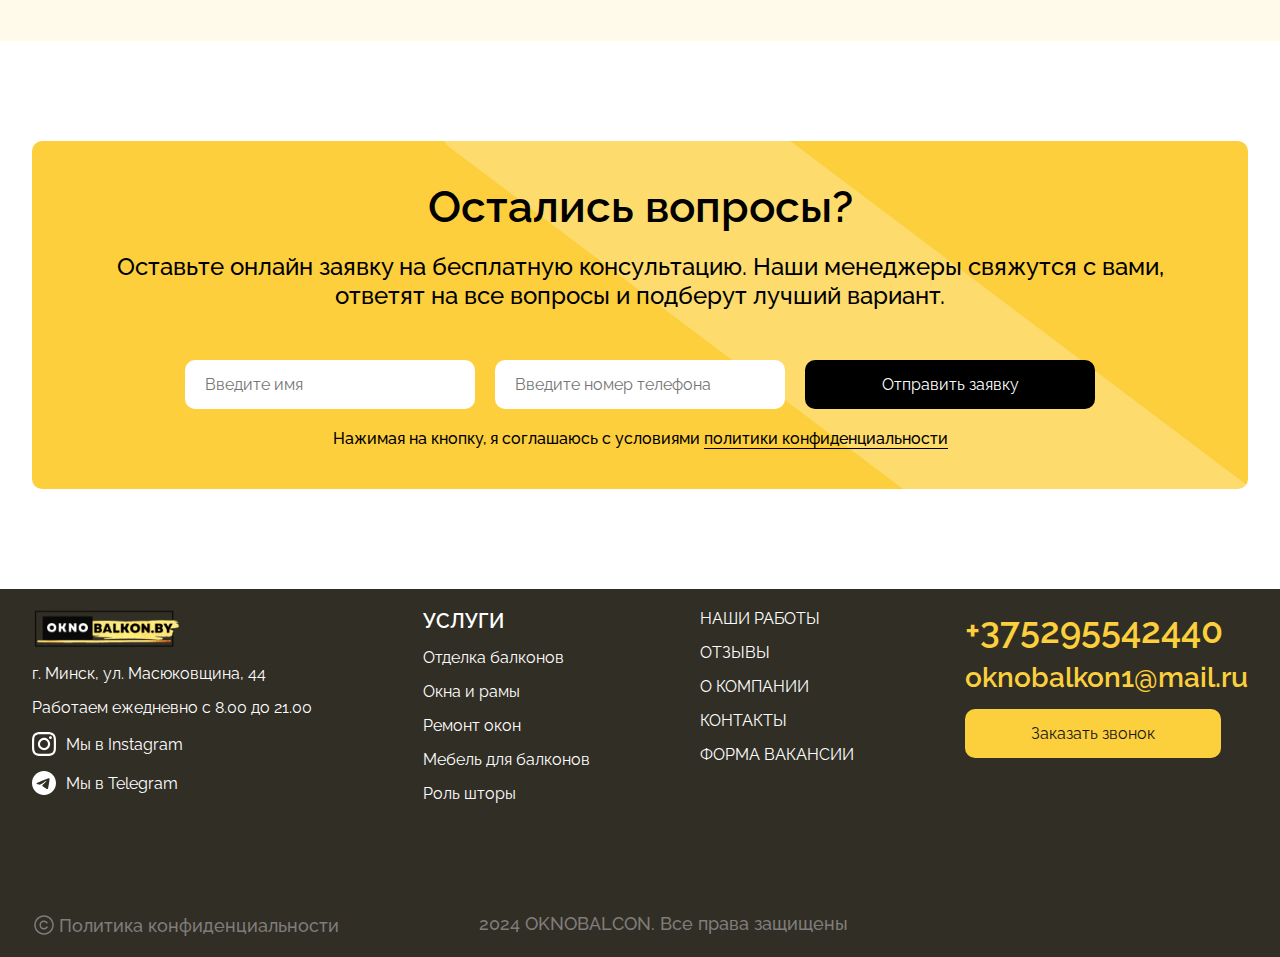
<file: windows-frames.html>
<!DOCTYPE html>
<html lang="en">
<head>
    <meta charset="UTF-8">
    <meta name="viewport" content="width=device-width, initial-scale=1, minimum-scale=1, maximum-scale=1"/>
    <title>Окна и рамы</title>
    <link rel="stylesheet" href="https://unpkg.com/swiper/swiper-bundle.min.css">
    <link rel="stylesheet" href="css/reset.css">
    <link rel="stylesheet" href="css/style.css">
    <link rel="stylesheet" href="css/media.css">
</head>
<body class="windows-frames">


<div id="myModal" class="modal">

    <div class="modal-content">
        <div class="modal-img">

        </div>
        <div class="modal-header">
            <span class="close">&times;</span>
            <form action="">
                <h3>Один звонок до балкона вашей мечты </h3>
                <p>Для получения бесплатного замера оставьте онлайн заявку и мы перезвоним вам в ближайшее время!</p>
                <div class="input-fields">
                    <input type="text" name="name" required="" placeholder="Введите имя">
                    <input type="tel" name="phone" required="" placeholder="Введите номер телефона">

                    <div class="black-btn">
                        <button type="submit">Отправить заявку</button>
                    </div>
                    <span>Нажимая на кнопку, я соглашаюсь с условиями <a href="#">политики конфиденциальности</a></span>
                </div>
            </form>
        </div>
    </div>
</div>
<div class="modal" id="vacancyModal">
    <div class="modal-content">
        <div class="vacancy">
            <span class="close">&times;</span>
            <form action="">
                <h3><b class="yellow_back"> Работа </b> в OKNOBALKON </h3>
                <h5>Мы постоянно растем и расширяемся, поэтому нам нужны новые кадры </h5>
                <p>Готовы предоставить самые лучшие условия, оказать помощь в карьерном росте и заработке. Если вы
                    квалифицированный специалист по установке окон ПВХ, алюминиевых рам, или вы мастер по отделке
                    балконов — мы всегда рассмотрим вашу вакансию.</p>
                <p>А может вы просто умеете держать перфоратор в руках и желаете стать мастером — можем предложить вам
                    обучение.</p>
                <h5>Отправьте заявку и мы свяжемся с вами в ближайшее время!</h5>
                <div class="input-fields-vacancy">

                    <input type="text" name="name" required="" placeholder="Введите имя">
                    <input type="tel" name="phone" required="" placeholder="Введите номер телефона">

                    <div class="black-btn">
                        <button type="submit">Отправить заявку</button>
                    </div>
                </div>
                <div>
                    <span>Нажимая на кнопку, я соглашаюсь с условиями <a class="border" href="#">политики конфиденциальности</a></span>
                </div>
            </form>
        </div>
    </div>
</div>
<div id="modalThanks"  class="modal-thanks">
    <div class="modal-content">
        <h3>Ваша заявка отправлена!</h3>
        <p class="p-big">Наш менеджер свяжется с вами в ближайшее время</p>
    </div>
</div>

<div class="header container">
    <a href="index.html"><span class="logo"><img src="img/logo.png" alt=""></span></a>
    <ul>
        <li class="dropdown">
            <button id="dropdownBtn" class="dropbtn">Услуги <img id="arrowIcon" src="img/icons/arrow-down.svg" alt="">
            </button>
            <div id="myDropdown" class="dropdown-content">
                <a href="finishing-of-balconies.html">Отделка балконов</a>
                <a href="windows-frames.html">Окна и рамы</a>
                <a href="window-repair.html">Ремонт окон</a>
                <a href="furniture-balconies.html">Мебель для балконов</a>
                <a href="roller -blinds.html">Роль шторы</a>
            </div>
        </li>
        <li><a href="our-works.html">Наши работы</a></li>
        <li><a href="reviews.html">Отзывы</a></li>
        <li><a href="for-company.html">О компании</a></li>
        <li><a href="contacts.html">Контакты</a></li>
    </ul>

    <div class="header-controls">
        <div class="header_phone-btn-adapt">
            <a href="tel:+375295542440"></a>
        </div>
        <div class="header_phone-btn">
            <a href="tel:+375295542440">
                +375295542440
            </a>
        </div>
        <span class="burger">
            <div id="burgerIcon"></div>
            <div id="icon_close"></div>

        </span>
    </div>
</div>
<div class="container headline">
    <h1>Установка<b class="yellow_back">окон и рам</b></h1>
</div>
<div class="finishing container">

    <div class="finishing_text">
        <h1>Установка <b class="yellow_back tittle_br"> окон и рам  </b></h1>
        <p class="p-big">Правильный монтаж — залог того, что окна и рамы прослужат долго и будут выполнять свою функцию безотказно. Поэтому мы используем только высококачественные сертифицированные материалы и профессиональный рабочий инструмент.<br>
         <br>   Для получения предварительной стоимости закажите бесплатную консультацию у наших специалистов.</p>
        <ul>
            <li><img src="img/icons/icon_measure.svg" alt="">Бесплатный  замер!</li>
            <li><img src="img/icons/icon_production.svg" alt="">Собственное производство</li>
            <li><img src="img/icons/icon_builder.svg" alt="">Опытные специалисты</li>
        </ul>
        <div class="black-btn">
            <button>Записаться на бесплатный замер</button>
        </div>
    </div>
    <div class="finishing_img">

    </div>


</div>
<div class="finishing_btn container">
    <div class="black-btn">
        <button>Записаться на бесплатный замер</button>
    </div>
    <div class="window-frames_block-adapt container">

    </div>
</div>
<div class="execution yellow-background">
    <div class="container">
        <h3 class="species_adapt">Выполняем следующие виды остекления</h3>
        <ul>
            <li class="species"><h3>Выполняем следующие виды остекления</h3></li>
            <li>
                <h5>Окна ПВХ</h5>
                <p class="p-big">Цена от 795 руб</p>
            </li>
            <li>
                <h5>Окна для домов и котеджей</h5>
                <p class="p-big">Цена от 857 руб</p>
            </li>
            <li>
                <h5>Рамы французские</h5>
                <p class="p-big">Цена от 2648 руб</p>
            </li>
            <li>
                <h5>Рамы ПВХ</h5>
                <p class="p-big">Цена от 931 руб</p>
            </li>
            <li>
                <h5>Рамы алюминиевые</h5>
                <p class="p-big">Цена от 848 руб</p>
            </li>
            <li>
                <h5>Остекление беседок и террас</h5>
                <p class="p-big">Цена от 2377 руб</p>
            </li>
            <li>
                <h5>Система PremiDoor</h5>
                <p class="p-big">Цена от 7123 руб</p>
            </li>
            <li>
                <h5>Москитные сетки</h5>
                <p class="p-big">Цена от 65 руб</p>
            </li>
        </ul>
        <h5><b class="yellow_back">Цена включает</b> стоимость работ и материалов под ключ</h5>
    </div>
</div>
<div class="promotion container">
    <h2>АКЦИЯ МЕСЯЦА</h2>
    <h4>
        <b class="yellow_back">Гарантированные подарки</b><br>
        при заказе отделки балкона под ключ!
    </h4>
    <div class="black-btn">
        <button>
            Узнать подробнее
        </button>
    </div>
</div>
<div class="stages_of_work container">
    <h4>Этапы работы</h4>
    <ul>
        <li>
            <img src="img/icons/icon_phone.svg" alt="" width="48" height="48">
            <h4><b>Звонок</b></h4>
            <p class="p-big">Проконсультируем вас по всем вопросам и примем заявку</p>
        </li>
        <li>
            <img src="img/icons/icon_measure-black.svg" alt="" width="48" height="48">
            <h4><b>Замер</b></h4>
            <p class="p-big">Бесплатный выезд специалиста, расчет стоимости и создание дизайн-проекта</p>
        </li>
        <li>
            <img src="img/icons/agreement.svg" alt="" width="48" height="48">
            <h4><b>Договор</b></h4>
            <p class="p-big">Прописываем сроки, фиксируем окончательную стоимость</p>
        </li>
        <li>
            <img src="img/icons/installation.svg" alt="" width="48" height="48">
            <h4><b>Монтаж</b></h4>
            <p class="p-big">Выполняем работы под ключ. Убираем помещение от строительного мусора.</p>
        </li>
    </ul>
</div>
<div class="examples yellow-background">
    <div class="container">
        <h4>ПРИМЕРЫ НАШИХ РАБОТ</h4>
        <div class="swiper-container-2-wrapper">
            <div class="swiper-container-2">
                <div class="swiper-wrapper">
                    <div class="swiper-slide">
                        <div class="card">
                            <span>Отделка балкона под ключ</span>
                            <ul>
                                <li>Теплое остекление</li>
                                <li>Утепление холодных поверхностей</li>
                                <li>Отделка ламинатом</li>
                                <li>Потолочные светильники, розетки</li>
                                <li>Тумба, шкаф, откидной столик</li>
                                <li>Рольшторы</li>
                            </ul>
                        </div>
                    </div>
                    <div class="swiper-slide">
                        <div class="card">
                            <span>Отделка балкона под ключ</span>
                            <ul>
                                <li>Обшивка вагонкой</li>
                                <li>Укладка линолеума</li>
                                <li>Тумбочки</li>
                                <li>Потолочные светильники, розетки</li>
                                <li>Подоконники пластиковые</li>
                                <li>Потолок из ПВХ панелей</li>
                            </ul>
                        </div>
                    </div>
                    <div class="swiper-slide">
                        <div class="card">
                            <span>Отделка балкона под ключ</span>
                            <ul>
                                <li>Теплое остекление</li>
                                <li>Утепление холодных поверхностей</li>
                                <li>Отделка ламинатом</li>
                                <li>Потолочные светильники, розетки</li>
                                <li>Тумба, шкаф, откидной столик</li>
                                <li>Рольшторы</li>
                            </ul>
                        </div>
                    </div>
                    <div class="swiper-slide">
                        <div class="card">
                            <span>Отделка балкона под ключ</span>
                            <ul>
                                <li>Обшили балкон ПВХ панелями</li>
                                <li>Утепление холодных стен</li>
                                <li>Постелили линолеум</li>
                                <li>Потолочные светильники, розетки</li>
                                <li>Установили тумбу с полками</li>
                            </ul>
                        </div>
                    </div>
                    <div class="swiper-slide">
                        <div class="card">
                            <span>Отделка балкона под ключ</span>
                            <ul>
                                <li>Отделка ламинатом и камнем</li>
                                <li>Утепление холодных стен</li>
                                <li>Установка премиум подоконника</li>
                                <li>Потолочные светильники, розетки</li>
                                <li>Шкаф с полками</li>
                                <li>Устройство теплого пола</li>
                            </ul>
                        </div>
                    </div>
                    <div class="swiper-slide">
                        <div class="card">
                            <span>Отделка балкона под ключ</span>
                            <ul>
                                <li>Укрепили ограждения балкона</li>
                                <li>Утеплили холодные поверхности</li>
                                <li>Установили пластиковую раму</li>
                                <li>Обшили стены евровагонкой</li>
                                <li>Обшили потолок ПВХ панелями</li>
                                <li>Установили рольшторы</li>
                            </ul>
                        </div>
                    </div>
                    <div class="swiper-slide">
                        <div class="card">
                            <span>Отделка балкона под ключ</span>
                            <ul>
                                <li>Установка пластиковой рамы</li>
                                <li>Утепление холодных поверхностей</li>
                                <li>Обшивка евровагонкой</li>
                                <li>Обшивка вагонкой «штиль»</li>
                                <li>Пропитка дерева лаком</li>

                            </ul>
                        </div>
                    </div>
                    <div class="swiper-slide">
                        <div class="card">
                            <span>Отделка балкона под ключ</span>
                            <ul>
                                <li>Теплое остекление</li>
                                <li>Утепление холодных поверхностей</li>
                                <li>Отделка ламинатом</li>
                                <li>Потолочные светильники, розетки</li>
                                <li>Тумба, шкаф, откидной столик</li>
                                <li>Рольшторы</li>
                            </ul>
                        </div>
                    </div>
                    <div class="swiper-slide">
                        <div class="card">
                            <span>Отделка балкона под ключ</span>
                            <ul>
                                <li>Теплое остекление рамой ПВХ</li>
                                <li>Утепление холодных поверхностей</li>
                                <li>Отделка ламинатом</li>
                                <li>Потолочные светильники, розетки</li>
                                <li>Сидушка ларь</li>
                                <li>Установка премиум подоконника</li>
                            </ul>
                        </div>
                    </div>
                    <div class="swiper-slide">
                        <div class="card">
                            <span>Отделка балкона под ключ</span>
                            <ul>
                                <li> Установка пластиковой рамы</li>
                                <li>Утепление холодных поверхностей</li>
                                <li>Обшивка ламинатом</li>
                                <li> Потолочные светильники, розетки</li>
                                <li>Шкаф, откидной столик</li>
                                <li>Обшивка потолка ПВХ панелями</li>
                            </ul>
                        </div>
                    </div>
                    <div class="swiper-slide">
                        <div class="card">
                            <span>Отделка балкона под ключ</span>
                            <ul>
                                <li>Алюминиевая рама</li>
                                <li>Наружная отделка виниловым сайдингом</li>
                            </ul>
                        </div>
                    </div>
                    <div class="swiper-slide">
                        <div class="card">
                            <span>Отделка балкона под ключ</span>
                            <ul>
                                <li> Установили алюминиевую раму с тонированными стеклами</li>
                                <li> Смонтировали независимую крышу</li>
                                <li> Выполнили наружную отделку профильным оцинкованным листом</li>
                            </ul>
                        </div>
                    </div>
                    <div class="swiper-slide">
                        <div class="card">
                            <span>Отделка балкона под ключ</span>
                            <ul>
                                <li> Установили раму ПВХ и балконную группу</li>
                                <li> Обшили широкой вагонкой под покраску</li>
                                <li> Постелили ламинат 33 класса</li>
                            </ul>
                        </div>
                    </div>
                    <div class="swiper-slide">
                        <div class="card">
                            <span>Отделка балкона под ключ</span>
                            <ul>
                                <li>Установка алюминиевой рамы в пол с матовыми стеклами</li>
                                <li>Выполнили черновой пол с дренажными отверстиями под слив</li>
                                <li>Уложили плитку из дерева</li>
                                <li>Подшили потолок и заднюю стенку балкона</li>
                            </ul>
                        </div>
                    </div>
                    <div class="swiper-slide">
                        <div class="card">
                            <span>Отделка балкона под ключ</span>
                            <ul>
                                <li>Установили алюминиевую раздвижную раму в пол</li>
                                <li>  Смонтировали крышу мягкую кровлю на деревянном каркасе</li>
                            </ul>
                        </div>
                    </div>
                    <div class="swiper-slide">
                        <div class="card">
                            <span>Отделка балкона под ключ</span>
                            <ul>
                                <li>
                                    Монтаж независимой крыши из профильного листа с металлической трубой в качестве обрешетки
                                </li>

                            </ul>
                        </div>
                    </div>
                    <div class="swiper-slide">
                        <div class="card">
                            <span>Отделка балкона под ключ</span>
                            <ul>
                                <li>
                                    Вынесли балкон металлическим уголком для дальнейшего остекления
                                </li>

                            </ul>
                        </div>
                    </div>
                    <div class="swiper-slide">
                        <div class="card">
                            <span>Отделка балкона под ключ</span>
                            <ul>
                                <li>  Установка рамы ПВХ</li>
                                <li>  Утепление холодных стен</li>
                                <li> Обшивка ПВХ панелями</li>
                                <li>  Укладка на пол OSB-плиты и линолеума</li>
                                <li>  Потолочные светильники, розетки</li>
                                <li> Установили сушилку для белья</li>


                            </ul>
                        </div>
                    </div>
                    <div class="swiper-slide">
                        <div class="card">
                            <span>Отделка балкона под ключ</span>
                            <ul>
                                <li> Установили теплую раму ПВХ</li>
                                <li> Смонтировали крышу</li>
                                <li> Утеплили пол, потолок, парапет</li>
                                <li> Обшили балкон вагонкой</li>
                                <li>  Выполнили пол из доски 32мм</li>
                                <li> Покрыли вагонку лаком по дереву</li>
                            </ul>
                        </div>
                    </div>
                    <div class="swiper-slide">
                        <div class="card">
                            <span>Отделка балкона под ключ</span>
                            <ul>

                                <li>Установили теплую раму ПВХ</li>
                                <li>Смонтировали крышу</li>
                                <li>Утеплили пол и холодные стены</li>
                                <li>Обшили балкон вагонкой</li>
                                <li>Выполнили напольное покрытие из доски 32 мм</li>
                                <li>Покрыли вагонку лаком по дереву</li>


                            </ul>
                        </div>
                    </div>
                    <div class="swiper-slide">
                        <div class="card">
                            <span>Отделка балкона под ключ</span>
                            <ul>
                                <li>Установили пластиковую раму и балконную группу из профиля KBE</li>
                                <li>Утеплили холодные стены</li>
                                <li>Обшивка ПВХ панелями</li>
                                <li>Уложили линолеум на пол</li>
                                <li>Подключили освещение</li>
                                <li>Сидушка с откидным верхом</li>
                            </ul>
                        </div>
                    </div>
                    <div class="swiper-slide">
                        <div class="card">
                            <span>Отделка балкона под ключ</span>
                            <ul>
                                <li>Выполнили теплое остекление пластиковой рамой</li>
                                <li>Установили фурнитуру</li>
                                <li>Выполнили покраску</li>
                            </ul>
                        </div>
                    </div>
                    <div class="swiper-slide">
                        <div class="card">
                            <span>Отделка балкона под ключ</span>
                            <ul>
                                <li>Утеплили стены по типу THERMOS</li>
                                <li>Обшили стены и потолок вагонкой</li>
                                <li>Обшили передний бордюр камнем</li>
                                <li>Выполнили покраску бордюра</li>
                                <li>Уложили черновой пол OSB-плиту</li>
                                <li>Постелили линолеум 33 класса</li>
                            </ul>
                        </div>
                    </div>
                    <div class="swiper-slide">
                        <div class="card">
                            <span>Отделка балкона под ключ</span>
                            <ul>

                                <li>Установили пластиковую раму</li>
                                <li>Установили балконную группу</li>
                                <li>Утеплили холодные стены</li>
                                <li>Обшили стены вагонкой и камнем</li>
                                <li>Обшили потолок ПВХ панелями, уложили ламинат на пол</li>
                                <li>Смонтировали освещение</li>


                            </ul>
                        </div>
                    </div>
                    <div class="swiper-slide">
                        <div class="card">
                            <span>Отделка балкона под ключ</span>
                            <ul>
                                <li>Укрепили ограждения балкона</li>
                                <li>Утеплили холодные поверхности</li>
                                <li>Установили пластиковую раму</li>
                                <li>Обшили стены евровагонкой</li>
                                <li>Обшили потолок ПВХ панелями</li>
                                <li>Установили рольшторы</li>
                            </ul>
                        </div>
                    </div>
                    <div class="swiper-slide">
                        <div class="card">
                            <span>Отделка балкона под ключ</span>
                            <ul>
                                <li>Комбинированная отделка ламинатом и декоративным камнем</li>
                                <li>Установили подоконники</li>
                                <li>Утеплили холодные стены</li>
                                <li>Установили шкаф с полками</li>
                                <li>Потолочные светильники, розетки</li>
                                <li>Устройство теплого пола</li>
                            </ul>
                        </div>
                    </div>
                    <div class="swiper-slide">
                        <div class="card">
                            <span>Отделка балкона под ключ</span>
                            <ul>
                                <li>Установили сидушку с откидным верхом из массива дерева</li>
                                <li>Установили шкаф из жалюзийных фасадов с полками</li>
                                <li>Изготовили мягкие подушки и матрас</li>

                            </ul>
                        </div>
                    </div>
                </div>
            </div>
            <div class="swiper-button-prev"></div>
            <div class="swiper-button-next"></div>
        </div>
    </div>
</div>
<div class="question container">
    <form action="">
        <h3>Остались вопросы?</h3>
        <h5>Оставьте онлайн заявку на бесплатную консультацию. Наши менеджеры свяжутся с вами, ответят на все вопросы и
            подберут лучший вариант.</h5>
                <div class="input-fields-finishing">
                    <input type="text" id="name" name="name" required="" placeholder="Введите имя">
                    <input type="tel" id="phone" name="phone" required="" placeholder="Введите номер телефона">
                    <button type="submit">Отправить заявку</button>
                </div>
        <p>Нажимая на кнопку, я соглашаюсь с условиями <a class="policy" href="#">политики конфиденциальности</a></p>

    </form>
</div>
<div class="footer">
    <div class="container">
        <div class="footer_logo-adapt">
            <img src="img/logo.png" alt="" width="150" height="40">
        </div>
        <div class="footer-links">
            <div>

                <ul>
                    <li class="footer_logo">
                        <img src="img/logo.png" alt="" width="150" height="40">
                    </li>

                    <li>
                        г. Минск, ул. Масюковщина, 44
                    </li>
                    <li>
                        Работаем ежедневно с 8.00 до 21.00
                    </li>
                    <li>
                        <a href="https://www.instagram.com/oknobalkon.by?igsh=MTh4bHZkNWZhYTI0Zg=="> <img
                                src="img/icons/icon_instagram.svg" alt=""> Мы в Instagram</a>
                    </li>
                    <li>
                        <a href="https://t.me/viktorminutka">
                            <img src="img/icons/icon_telegram.svg" alt="Telegram"> Мы в Telegram
                        </a>
                    </li>
                </ul>
            </div>
            <div>
                <ul>
                    <li>
                        <h5>УСЛУГИ</h5>
                    </li>
                    <li>
                        <a href="finishing-of-balconies.html">Отделка балконов</a>
                    </li>
                    <li>
                        <a href="windows-frames.html">Окна и рамы</a>
                    </li>
                    <li>
                        <a href="window-repair.html">Ремонт окон</a>
                    </li>
                    <li>
                        <a href="furniture-balconies.html">Мебель для балконов</a>
                    </li>
                    <li>
                        <a href="roller -blinds.html">Роль шторы</a>
                    </li>
                </ul>
            </div>
            <div>
                <ul>
                    <li>
                        <a href="our-works.html">НАШИ РАБОТЫ</a>
                    </li>
                    <li>
                        <a href="reviews.html">ОТЗЫВЫ</a>
                    </li>
                    <li>
                        <a href="for-company.html">О КОМПАНИИ</a>
                    </li>
                    <li>
                        <a href="contacts.html">КОНТАКТЫ</a>
                    </li>
                    <li id="vacancy">
                        <a>ФОРМА ВАКАНСИИ</a>
                    </li>
                </ul>
            </div>
            <div>
                <ul class="footer_contacts">
                    <li>
                        <h3>
                            <a href="tel:+375295542440">
                                +375295542440
                            </a>
                        </h3>
                        <h4><a href="mailto:oknobalkon1@mail.ru">oknobalkon1@mail.ru</a></h4>
                    </li>
                    <li>
                        <button class="footer_btn signUp">
                            Заказать звонок
                        </button>
                    </li>
                </ul>
            </div>
        </div>
        <div class="footer_btn-adapt">
            <button>
                Заказать звонок
            </button>
        </div>
        <div class="copyright_field">

            <div class="copyright"><img src="img/icons/icon_copyright.svg" width="24px" height="24px" alt=""><a
                    href="#"><p>Политика конфиденциальности</p></a></div>
            <p>2024 OKNOBALCON. Все права защищены</p>
        </div>
    </div>
</div>
<script src="https://unpkg.com/swiper/swiper-bundle.min.js"></script>
<script src="js/script.js"></script>
</body>
</html>
</file>
<file: css/style.css>
@import url('https://fonts.googleapis.com/css2?family=Raleway:ital,wght@0,100;0,200;0,300;0,400;0,500;0,600;0,700;0,800;0,900;1,100;1,200;1,300;1,400;1,500;1,600;1,700;1,800;1,900&display=swap');

body {
    font-family: 'Raleway', sans-serif;
    overflow-x: hidden;

}

.container {
    max-width: 1216px;
    margin: 0 auto;

}
.video-container{
    width: 770px;
    height: 495px;
    overflow: hidden;
    position: relative;
    border-radius: 10px;
}
.video-container video{
    width: 100%;
    height: auto;
    position: absolute;
    left: 0;
}

p {
    font-size: 16px;
    font-weight: 500;
}

.p-big {
    font-size: 20px;
}

h1, h2 {
    font-size: 52px;
    font-weight: 600;
}

h3 {
    font-size: 44px;
    font-weight: 600;
}

h4 {
    font-size: 28px;
    font-weight: 600;
}

h5 {
    font-size: 24px;
    font-weight: 600;
}

.menu {
    display: none;
    position: absolute;
    background-color: #f9f9f9;
    min-width: 160px;
    box-shadow: 0px 8px 16px 0px rgba(0,0,0,0.2);
    z-index: 1;
}

.menu a {
    color: black;
    padding: 12px 16px;
    text-decoration: none;
    display: block;
}

.menu a:hover {
    background-color: #f1f1f1;
}

.show {
    display: block;
}
#icon_close{
    display: none;
}

.yellow_text {
    color: #FCCF3C;
    font-weight: 700;
}

.yellow_back {
    white-space: nowrap;
    background: #FCCF3C;
    padding: 0 3px;
    border-radius: 8px;

}

.yellow-background {
    background: #FFFAEA;
}

.header.container {
    display: flex;
    justify-content: space-between;
    align-items: center;
    padding-top: 20px;
    font-size: 20px;
    font-weight: 600;
}

.header ul {
    display: flex;
    justify-content: space-between;
    column-gap: 45px;
}

.header ul li {
    transition: .2s;
}

.header ul li:hover {
    color: #FCCF3C;
    transition: .2s;
}

.header-controls {
    display: flex;
}

.options ul {
    overflow-x: auto;
    white-space: nowrap;
    scrollbar-width: none;
}

.options.options-adapt {
    display: none;
}
.type-work{
    background: #FCCF3C;
    border: 1px solid #FCCF3C;
}


.burger {
    display: none;
}
#burgerIcon{
    background-image: url("../img/icons/burger.svg");
    width: 28px;
    height: 28px;
    background-size: contain;
}
#icon_close{
    background-image: url("../img/icons/icon_close.svg");
    width: 28px;
    height: 28px;
    background-size: contain;
}

.header_phone-btn a {
    font-size: 24px;
    font-weight: 600;
    padding: 6px 10px 8px;
    align-self: baseline;
    background-color: #FCCF3C;
    border-radius: 8px;
    cursor: pointer;
    transition: .2s;
}

.header_phone-btn a:hover {
    background-color: #FFDE73;
    transition: .2s;
}

.header_phone-btn-adapt{
    background: url("../img/icons/phone.svg") no-repeat;
    width: 25px;
    height: 25px;
    background-size: contain;
    display: none;
}
.header_phone-btn-adapt a{
    width: 100%;
    height: 100%;
}

.tittle_name {
    margin-top: 50px;
    margin-bottom: 50px;
}
.tittle_br{
    display: inline-block;
}

.main_block {
    margin-top: 50px;
    background-image: url("../img/home-1.jpg");
    border-radius: 8px;
    padding-left: 20px;
    padding-bottom: 60px;
    background-size: cover;
}

.main_block h1 {
    font-weight: 700;
    padding-top: 196px;
    width: 600px;
}

.main_block h4 {
    padding-top: 20px;
    padding-bottom: 80px;
    font-size: 28px;
    font-weight: 600;
}

.black-btn button {
    color: #ffffff;
    background: #171717;
    padding: 15px 31px;
    border-radius: 10px;
    font-size: 20px;
    transition: .2s;
}

.black-btn button:hover {
    transition: .2s;
    color: #FCCF3C;
}

.service_block {
    margin-top: 100px;
}

.service_block .container {
    display: flex;
    justify-content: space-between;
    padding-top: 50px;
}

.service_block ul {
    display: flex;
    column-gap: 20px;
    row-gap: 20px;
    flex-wrap: wrap;
    max-width: 600px;
    padding-bottom: 50px;
}

.service_block ul li {
    background: #ffffff;
    width: 290px;
    padding: 10px 20px;
    border-radius: 8px;
    box-shadow: 0 0 8px 0 rgba(34, 60, 80, 0.2);
    height: 187px;
}

.service_block ul li h5 {
    position: relative;
    padding-bottom: 10px;
}

.service_block ul li h5::after {
    content: '';
    position: absolute;
    left: 0;
    bottom: 0;
    width: 100%;
    height: 2px;
    background-color: #FCCF3C;
}

.service_block ul li p {
    padding-top: 20px;
    font-weight: 500;
}

.service_block ul .yellow_text {
    display: none;
}

.yellow_text-adapt .yellow_text {
    display: none;
}

.exp {
    max-width: 495px;
}

.exp div {
    display: flex;
    column-gap: 90px;
    margin-top: 100px;
    color: #FCCF3C;
}

.exp h2 {
    font-weight: 700;
    padding-bottom: 10px;
}

.our_services {
    padding-top: 100px;
}

.our_services-windows {
    display: grid;
    grid-template-columns: 1fr 1fr 1fr;
    grid-template-rows: auto auto;
    gap: 20px;
    padding-top: 30px;

}
.our_services-windows:hover{
    color: #FCCF3C;
    transition: .2s;
}

.our_services-windows a {
    transition: .2s;
    background-size: contain;
    position: relative;
    border-radius: 8px;
    color: #ffffff;
}
.our_services-windows a:hover{
    color: #FCCF3C;
}
.our_services-windows a img{
    position: absolute;
    bottom: 20px;
    right: 20px;
}
.our_services-windows h5 {
    position: absolute;
    bottom: 20px;
    left: 20px;
}



.our_services a:nth-child(1) {
    grid-row: span 2;
    background: url("../img/services/service_card_big.jpg") no-repeat;
    background-size: cover;
    width: 100%;
    height: 450px;
}

.our_services a:nth-child(2) {
    background: url("../img/services/service_card.jpg") no-repeat;
    background-size: cover;
    width: 100%;
}

.our_services a:nth-child(3) {
    background: url("../img/services/service_card (1).jpg") no-repeat;
    background-size: cover;
    width: 100%;
}

.our_services a:nth-child(4) {
    background: url("../img/services/service_card (2).jpg") no-repeat;
    background-size: cover;
    width: 100%;
}

.our_services a:nth-child(5) {
    background: url("../img/services/service_card (3).jpg") no-repeat;
    background-size: cover;
    width: 100%;
}

.promotion {
    margin-top: 100px;
    background: url("../img/box-background.jpg") no-repeat;
    padding-top: 40px;
    padding-bottom: 40px;
    padding-left: 20px;
    border-radius: 10px;
}

.promotion h2 {
    font-weight: 700;
}

.promotion h4 {
    padding-top: 30px;
    padding-bottom: 35px;
    max-width: 570px;
}

.about_the_company {
    margin-top: 100px;
    padding-top: 50px;
    padding-bottom: 50px;
}

.about_the_company .container {
    display: flex;
    justify-content: space-between;

}

.about_the_company-text {
    width: 620px;
    padding: 50px 33px 30px 20px;
    background-color: #ffffff;
    border-radius: 8px;
}

.about_the_company-img {
    background: url("../img/viktor.jpg") no-repeat;
    width: 598px;
    height: 495px;
}

.about_the_company-text p {
    font-size: 20px;
}

.about_the_company-text p span {
    background: #ffde73;
    border-radius: 5px;
    padding: 0 3px;
    margin-left: -3px;
}

.about_the_company-text a {
    color: #FCCF3C;
    margin-top: 95px;
    font-size: 20px;
    transition: .2s;
}

.about_the_company-text a:hover {
    color: #312E25;
    transition: .2s
}

.manufacturers {
    margin-top: 100px;
}

.manufacturers h4 {
    text-align: center;
    padding-bottom: 60px;
}

.manufacturers ul {
    display: flex;
    flex-wrap: wrap;
    justify-content: center;
    column-gap: 60px;
    row-gap: 40px;
}

.contacts.container {
    display: flex;
    flex-wrap: wrap;
    justify-content: space-between;
    margin-top: 100px;
    margin-bottom: 100px;
}

.contacts form {
    width: 700px;
    background-color: #FFDE73;
    border-radius: 8px;
    padding: 40px 0 70px 20px;
    color: #312E25;
}

.contacts h3 {
    color: #171717;
    max-width: 640px;
}

.contacts h4 {
    padding-top: 20px;
    padding-bottom: 70px;
}

.contacts_img {
    display: flex;
    flex-direction: column;
    row-gap: 20px;
}

.input-fields {
    display: flex;
    flex-wrap: wrap;
    width: 658px;
    row-gap: 30px;
    column-gap: 20px;
    align-items: center;
}

.input-fields input {
    width: 290px;
    height: 56px;
    background-color: #FFFAEA;
    border-radius: 10px;
    padding-left: 20px;
}

.input-fields button {
    width: 290px;
}

.input-fields a {
    border-bottom: 1px solid #312E25;
}

.input-fields p {
    width: 335px;
}

.opinion {
    padding-top: 50px;
    padding-bottom: 84px;
    margin-top: 100px;
}
.stars_field {
    width: 120px;
    height: 16px;
    background-image: url("../img/icons/star.svg");
    background-repeat: repeat-x; /* Повторять по горизонтали */
    background-size: 25px 16px; /* Размер SVG (20px ширина + 20px промежуток) */

}

.customer_opinion {
    display: flex;
    margin-top: 30px;
}

.customer_opinion ul {
    display: flex;
    flex-wrap: wrap;
    column-gap: 20px;
    row-gap: 20px;
}

.customer_opinion ul li {
    background-color: #ffffff;
    padding: 20px;
    width: 392px;
    box-shadow: 0 0 8px 0 rgba(34, 60, 80, 0.2);
    border-radius: 8px;
}

.customer_opinion ul li > div {
    display: flex;
    align-items: center;
    column-gap: 10px;
}

.customer_opinion ul li h5 {
    font-size: 20px;
}

.customer_opinion ul li p {
    margin-top: 10px;
    margin-bottom: 28px;
}

.customer_opinion ul li a {
    font-size: 20px;
    color: #FCCF3C;
    transition: .2s;
}

.customer_opinion ul li a:hover {
    transition: .2s;
    color: #312E25;
}

.customer_opinion video {
    border-radius: 8px;
}

.footer_logo-adapt {
    display: none;
}

.footer {
    background-color: #312E25;
    color: #ffffff;
    padding-top: 20px;
    padding-bottom: 20px;
}

.footer-links {
    display: flex;
    justify-content: space-between;
}

.footer h3 {
    font-size: 36px;
    color: #FCCF3C;
    padding-bottom: 10px;
}

.footer h4 {
    color: #FCCF3C;
}

.footer h5 {
    font-size: 20px;
}

.footer ul {
    display: flex;
    flex-direction: column;
    row-gap: 15px;
}

.footer ul li a {
    transition: .2s;
    display: flex;
    align-items: center;
    column-gap: 10px;
}

.footer ul li a:hover {
    transition: .2s;
    color: #FCCF3C;
}

.footer_btn {
    padding: 15px 66px;
    background-color: #FCCF3C;
    color: #171717;
    border-radius: 10px;
    transition: .2s;
}

.footer_btn:hover,
.footer_btn-adapt:hover {
    background-color: #ffde73;
    transition: .2s;
}

.footer_btn-adapt {
    display: none;
    padding: 15px 66px;
    background-color: #FCCF3C;
    color: #171717;
    border-radius: 10px;
    transition: .2s;
    text-align: center;
    margin-top: 30px;
    margin-bottom: 55px;
}


.copyright_field {
    margin-top: 110px;
    display: flex;
    column-gap: 140px;
}

.copyright_field p {
    font-size: 18px;
    color: #807C7C;
}

.copyright {
    display: flex;
    align-items: center;
    column-gap: 3px;
}

/*Окна и рамы*/

.headline {
    display: none;
}

.finishing {
    margin-top: 55px;
    margin-bottom: 100px;
    display: flex;
    justify-content: space-between;
}

.finishing_text {
    width: 600px;
}

.finishing_img {
    width: 600px;
    border-radius: 8px;
    background-size: cover;
}
.finishing-of-balconies .finishing_img{
    background: url("../img/finishing.jpg") no-repeat 0 0;
}
.windows-frames .finishing_img{
    background: url("../img/windows-frames/image.jpg") no-repeat 0 0;
}
.windows-repair .finishing_img{
    background: url("../img/window-repair/main-image.jpg") no-repeat 0 0;
}
.furniture-balconies .finishing_img{
    background: url("../img/furniture-balconies/main-image.jpg") no-repeat 0 0;
}
.roller-blinds .finishing_img{
    background: url("../img/roller-blinds/main-image.jpg") no-repeat 0 0;
}

.finishing p {
    padding-top: 20px;
    padding-bottom: 30px;
}

.finishing ul {
    display: flex;
    row-gap: 20px;
    flex-direction: column;
}

.finishing ul li {
    display: flex;
    align-items: end;
    column-gap: 25px;
    font-weight: 500;
}

.finishing .black-btn {
    margin-top: 40px;
}

.finishing_btn .black-btn {
    display: none;
}



.execution ul li:nth-child(2) {background: #ffffff url("../img/finishing-of-balconies/boards.jpg") no-repeat right top;}
.execution ul li:nth-child(3) {background: #ffffff url("../img/finishing-of-balconies/boards-2.jpg") no-repeat right top;}
.execution ul li:nth-child(4) {background: #ffffff url("../img/finishing-of-balconies/boards-3.jpg") no-repeat right top;}
.execution ul li:nth-child(5) {background: #ffffff url("../img/finishing-of-balconies/boards-4.jpg") no-repeat right top;}
.execution ul li:nth-child(6) {background: #ffffff url("../img/finishing-of-balconies/roof.jpg") no-repeat right top;}
.execution ul li:nth-child(7) {background: #ffffff url("../img/finishing-of-balconies/outside.jpg") no-repeat right top;}
.execution ul li:nth-child(8) {background: #ffffff url("../img/finishing-of-balconies/boards-5.jpg") no-repeat right top;}
.execution ul li:nth-child(9) {background: #ffffff url("../img/finishing-of-balconies/warm.jpg") no-repeat right top;}
.execution ul li:nth-child(10) {background: #ffffff url("../img/finishing-of-balconies/wires.jpg") no-repeat right top;}
.execution ul li:nth-child(11) {background: #ffffff url("../img/finishing-of-balconies/glazing.jpg") no-repeat right top;}
.execution ul li:nth-child(12) {background: #ffffff url("../img/finishing-of-balconies/warm-glazing.jpg") no-repeat right top;}

.windows-frames{
    .execution ul li:nth-child(2) {background: #ffffff url("../img/windows-frames/image-1.jpg") no-repeat right top;}
    .execution ul li:nth-child(3) {background: #ffffff url("../img/windows-frames/image-2.jpg") no-repeat right top;}
    .execution ul li:nth-child(4) {background: #ffffff url("../img/windows-frames/image-3.jpg") no-repeat right top;}
    .execution ul li:nth-child(5) {background: #ffffff url("../img/windows-frames/image-4.jpg") no-repeat right top;}
    .execution ul li:nth-child(6) {background: #ffffff url("../img/windows-frames/image-5.jpg") no-repeat right top;}
    .execution ul li:nth-child(7) {background: #ffffff url("../img/windows-frames/image-6.jpg") no-repeat right top;}
    .execution ul li:nth-child(8) {background: #ffffff url("../img/windows-frames/image-7.jpg") no-repeat right top;}
    .execution ul li:nth-child(9) {background: #ffffff url("../img/windows-frames/image-8.jpg") no-repeat right top;}
}
.windows-repair{
    .execution ul li:nth-child(2) {background: #ffffff url("../img/window-repair/image-1.jpg") no-repeat right top;}
    .execution ul li:nth-child(3) {background: #ffffff url("../img/window-repair/image-2.jpg") no-repeat right top;}
    .execution ul li:nth-child(4) {background: #ffffff url("../img/window-repair/image-3.jpg") no-repeat right top;}
    .execution ul li:nth-child(5) {background: #ffffff url("../img/window-repair/image-4.jpg") no-repeat right top;}
    .execution ul li:nth-child(6) {background: #ffffff url("../img/window-repair/image-5.jpg") no-repeat right top;}
}
.furniture-balconies{
    .execution ul li:nth-child(2) {background: #ffffff url("../img/furniture-balconies/image-1.jpg") no-repeat right top;}
    .execution ul li:nth-child(3) {background: #ffffff url("../img/furniture-balconies/image-2.jpg") no-repeat right top;}
    .execution ul li:nth-child(4) {background: #ffffff url("../img/furniture-balconies/image-3.jpg") no-repeat right top;}
    .execution ul li:nth-child(5) {background: #ffffff url("../img/furniture-balconies/image-4.jpg") no-repeat right top;}
}
.roller-blinds{
    .execution ul li:nth-child(2) {background: #ffffff url("../img/roller-blinds/image-1.jpg") no-repeat right top;}
    .execution ul li:nth-child(3) {background: #ffffff url("../img/roller-blinds/image-2.jpg") no-repeat right top;}
    .execution ul li:nth-child(4) {background: #ffffff url("../img/roller-blinds/image-3.jpg") no-repeat right top;}

}

.execution {
    padding-top: 50px;
    padding-bottom: 50px;
}

.execution ul {
    display: flex;
    column-gap: 20px;
    row-gap: 20px;
    flex-wrap: wrap;
    margin-bottom: 30px;
}

.execution ul li {
    width: 392px;
    display: flex;
    flex-direction: column;
    justify-content: space-between;
    background-size: contain !important;
}
.execution ul li:first-child{
    justify-content: center;
}
.execution ul li:not(:first-child) {
    padding: 20px 0 20px 20px;
    background-color: #ffffff;
    border-radius: 10px;
    box-shadow: 0 0 8px 0 rgba(34, 60, 80, 0.2);
}

.execution ul li h5 {
    border-left: 3px solid #FCCF3C;
    padding-left: 10px;
    padding-top: 10px;
    padding-bottom: 10px;
    max-width: 210px;
    margin-bottom: 50px;
}





.species-roller{
    flex: 1 100%;
    margin-bottom: 50px;
}
.species_furniture{
    flex: 1 50%;
}
.species_adapt {
    display: none;
}

.stages_of_work {
    padding-top: 100px;
    padding-bottom: 100px;
}

.stages_of_work ul {
    display: flex;
    justify-content: space-between;
    flex-wrap: wrap;
    margin-top: 30px;
}

.stages_of_work ul li {
    width: 290px;
    padding: 20px 20px 46px 20px;
    border-radius: 8px;
}

.stages_of_work ul li h4 {
    margin-top: 30px;
}

.stages_of_work ul li h4 b {
    border-bottom: 2px solid #FCCF3C;
    padding-right: 10px;
    padding-bottom: 10px;
}

.stages_of_work ul li p {
    margin-top: 20px;
}

.stages_of_work ul li:nth-child(even) {
    border: 2px solid #FCCF3C;
}

.stages_of_work ul li:nth-child(odd) {
    background-color: #FFEDB3;
}

.options ul {
    display: flex;
    column-gap: 20px;
    margin-bottom: 50px;
}

.options ul li {
    border: 1px solid #FCCF3C;
    border-radius: 10px;
    cursor: pointer;
    transition: .2s;
}
.options ul li:hover{
    transition: .2s;
    background-color: #FFDE73;
    border-color: #FFDE73;
}

.options ul li a {
    padding: 15px 20px;
}

.examples {
    padding-top: 50px;
    padding-bottom: 50px;
}

.examples_cards {
    display: flex;
    justify-content: space-between;
    margin-top: 30px;
    flex-wrap: wrap;
    row-gap: 20px;
}

.swiper-backface-hidden .swiper-slide{
    border-radius: 10px;
    background-size: cover !important;

}




.card_ow:nth-child(1), .swiper-slide:nth-child(1){background-image: url("../img/slider/img_1.png");}
.card_ow:nth-child(2), .swiper-slide:nth-child(2){background-image: url("../img/slider/img_2.png");}
.card_ow:nth-child(3), .swiper-slide:nth-child(3){background-image: url("../img/slider/img_3.png");}
.card_ow:nth-child(4), .swiper-slide:nth-child(4){background-image: url("../img/slider/img_4.png");}
.card_ow:nth-child(5), .swiper-slide:nth-child(5){background-image: url("../img/slider/img_5.png");}
.card_ow:nth-child(6), .swiper-slide:nth-child(6){background-image: url("../img/slider/img_6.png");}
.card_ow:nth-child(7), .swiper-slide:nth-child(7){background-image: url("../img/slider/img_7.png");}
.card_ow:nth-child(8), .swiper-slide:nth-child(8){background-image: url("../img/slider/img_8.png");}
.card_ow:nth-child(9), .swiper-slide:nth-child(9){background-image: url("../img/slider/img_9.png");}
.card_ow:nth-child(10), .swiper-slide:nth-child(10){background-image: url("../img/slider/img_10.png");}
.card_ow:nth-child(11), .swiper-slide:nth-child(11){background-image: url("../img/slider/img_11.png");}
.card_ow:nth-child(12), .swiper-slide:nth-child(12){background-image: url("../img/slider/img_12.png");}
.card_ow:nth-child(13), .swiper-slide:nth-child(13){background-image: url("../img/slider/img_13.jpg");}
.card_ow:nth-child(14), .swiper-slide:nth-child(14){background-image: url("../img/slider/img_14.JPG");}
.card_ow:nth-child(15), .swiper-slide:nth-child(15){background-image: url("../img/slider/img_15.jpg");}
.card_ow:nth-child(16), .swiper-slide:nth-child(16){background-image: url("../img/slider/img_16.jpg");}
.card_ow:nth-child(17), .swiper-slide:nth-child(17){background-image: url("../img/slider/img_17.jpg");}
.card_ow:nth-child(18), .swiper-slide:nth-child(18){background-image: url("../img/slider/img_18.jpg");}
.card_ow:nth-child(19), .swiper-slide:nth-child(19){background-image: url("../img/slider/img_19.jpg");}
.card_ow:nth-child(20), .swiper-slide:nth-child(20){background-image: url("../img/slider/img_20.jpg");}
.card_ow:nth-child(21), .swiper-slide:nth-child(21){background-image: url("../img/slider/img_21.jpg");}
.card_ow:nth-child(22), .swiper-slide:nth-child(22){background-image: url("../img/slider/img_22.jpg");}
.card_ow:nth-child(23), .swiper-slide:nth-child(23){background-image: url("../img/slider/img_23.jpg");}
.card_ow:nth-child(24), .swiper-slide:nth-child(24){background-image: url("../img/slider/img_24.jpg");}
.card_ow:nth-child(25), .swiper-slide:nth-child(25){background-image: url("../img/slider/img_25.jpg");}
.card_ow:nth-child(26), .swiper-slide:nth-child(26){background-image: url("../img/slider/img_26.jpg");}
.card_ow:nth-child(27), .swiper-slide:nth-child(27){background-image: url("../img/slider/img_27.jpg");}


.swiper-container-2 .swiper-wrapper .swiper-slide{
    background-size: cover;
    border-radius: 10px;
}




.card{
    width: 392px;
    height: 500px;
    border-radius: 10px;
    padding-top: 28px;
    padding-left: 18px;
    transition: .3s;
    position: relative;
    z-index: 1;
    cursor: url('../img/icon_cursor.png'), auto;
}

.card::before {
    content: '';
    position: absolute;
    top: 0;
    left: 0;
    width: 100%;
    height: 100%;
    background: rgba(0, 0, 0, 0);
    border-radius: 10px;
    transition: .3s;
    z-index: -1;
}

.card:hover::before {
    background: rgba(0, 0, 0, 0.5);
}


.card:hover ul {
    opacity: 1;
}

.our_works .card span {
    left: 0;
}

.card span {
    background: #FCCF3C;
    padding: 8px 8px;
    border-radius: 8px;
    font-size: 20px;
    font-weight: 500;
    position: relative;
    z-index: 2;
    left: -50px;
}

.card ul {
    opacity: 0;
    transition: opacity .3s;
    position: relative;
    z-index: 2;
    margin-top: 190px;
    color: #ffffff;
    display: flex;
    flex-direction: column;
    row-gap: 10px;
    font-size: 20px;
    font-weight: 500;
    text-align: left;
    padding-right: 20px;
}







.question {
    margin-top: 100px;
    margin-bottom: 100px;
    text-align: center;
    background: url("../img/form_card.jpg") no-repeat;
    padding: 40px 70px;
    border-radius: 10px;
}

.question h5 {
    font-weight: 500;
    padding-top: 20px;
    padding-bottom: 50px;

}

.input-fields-finishing {
    display: flex;
    justify-content: space-between;
    row-gap: 30px;
    column-gap: 20px;
    align-items: center;
    max-width: 910px;
    margin: 0 auto 20px;
}

.input-fields-finishing input {
    padding: 15px 20px;
    background: #ffffff;
    width: 290px;
    border-radius: 10px;
}

.input-fields-finishing button {
    padding: 15px 20px;
    background-color: #000000;
    color: #ffffff;
    border-radius: 10px;
    width: 290px;
}

.input-fields-finishing a {
    border-bottom: 1px solid #000000;
}

















.policy {
    border-bottom: 1px solid black;
}

.see_all {
    text-align: center;
    margin-top: 50px;
}

.see_all button {
    padding: 15px 60px;
    border: 1px solid #000000;
    border-radius: 15px;
}

.before_after {
    display: flex;
    flex-direction: column;
    row-gap: 20px;
}

.before_after-block {
    display: flex;
    column-gap: 20px;
    padding: 20px;

    border-radius: 8px;
}

.before_after-block:nth-of-type(odd) {
    background-color: #FFEDB3;
}

.before_after-block:nth-of-type(even) {
    border: 2px solid #FCCF3C;
}

.before_after-block div:nth-of-type(1) {
    width: 350px;
}

.before_after-block ul {
    margin-top: 30px;
    display: flex;
    flex-direction: column;
    row-gap: 10px;
}

.before_after-block ul li {
    display: flex;
    column-gap: 10px;
    align-items: start;
    font-size: 20px;
}
.card_ow{
    background-size: cover;
    width: 392px;
    height: 500px;
    border-radius: 10px;
    padding-top: 28px;
    padding-left: 18px;
    transition: .3s;
    position: relative;
    z-index: 1;
}
.card_ba {
    background-size: cover;
    width: 392px;
    height: 500px;
    border-radius: 10px;
    padding-top: 28px;
    padding-left: 18px;
    transition: .3s;
    position: relative;
    z-index: 1;
}
.card_ow {
    display: none;
}

.card_ow span{
    background: #FCCF3C;
    padding: 8px 8px;
    border-radius: 8px;
    font-size: 20px;
    font-weight: 500;
}
.card_ba span {
    background: #FCCF3C;
    padding: 8px 8px;
    border-radius: 8px;
    font-size: 20px;
    font-weight: 500;
}

.process p {
    margin-top: 10px;
    margin-bottom: 10px;
}

.process_cards-fields {
    display: flex;
    justify-content: space-between;
    flex-wrap: wrap;
    row-gap: 48px;
    margin-top: 20px;
}

.process_card {
    width: 392px;
    height: 100%;
}

.process_card .card_ba {
    margin-bottom: 10px;
}
.video_card {
    display: none;
}
.video_cards-fields {
    display: flex;
    justify-content: flex-start;
    column-gap: 20px;
    flex-wrap: wrap;
    row-gap: 20px;
}
.reveal-2 {
    display: none;
}



.video_cards-fields .video_card video {
    width: 390px;
    height: 500px;
    border-radius: 8px;
}

.offers h3 {
    margin-top: 50px;
    width: 880px;
}

.offers_img {
    display: flex;
    justify-content: space-between;
    margin-top: 50px;
    margin-bottom: 50px;
}

.offers_img li {
    background-size: cover;
    width: 290px;
    height: 290px;
}

.offers_img li:nth-child(1) {
    background-image: url("../img/photo-1.jpg");
}

.offers_img li:nth-child(2) {
    background-image: url("../img/photo-2.jpg");
}

.offers_img li:nth-child(3) {
    background-image: url("../img/photo-3.jpg");
}

.offers_img li:nth-child(4) {
    background-image: url("../img/photo-4.jpg");
}


.offers_check {
    display: flex;
    justify-content: space-between;
    flex-wrap: wrap;
    row-gap: 15px;
}

.offers_check li {
    width: 380px;
    display: flex;
    align-items: center;
    column-gap: 8px;
}

.consultation {
    background-color: #FCCF3C;
    padding: 15px 30px;
    border-radius: 10px;
    margin-top: 80px;
    font-size: 20px;
    font-weight: 500;
}

.quality {
    margin-top: 100px;

}

.quality ul {
    display: flex;
    justify-content: space-between;
    flex-wrap: wrap;
    row-gap: 50px;
}

.quality ul li {
    display: flex;
    align-items: center;
    column-gap: 20px;
    width: 600px;
    font-size: 20px
}

.map_block {
    display: flex;
    justify-content: space-between;
    margin-top: 100px;
    margin-bottom: 100px;
}

.map_block .location {
    display: flex;
    flex-direction: column;
    row-gap: 50px;
}

.location button {
    padding: 15px 70px;
    background-color: #000000;
    color: #ffffff;
    border-radius: 10px;
}

.location h4 {
    padding-bottom: 5px;
}

.location p {
    padding-top: 10px;
}


/*popup*/

.modal {
    display: none;
    position: fixed;
    z-index: 2;
    padding-top: 100px;
    left: 0;
    top: 0;
    width: 100%;
    height: 100%;
    overflow: auto;
    background-color: rgb(0, 0, 0);
    background-color: rgba(0, 0, 0, 0.4);
}

.modal-img {
    background: url("../img/popup-img.jpg") no-repeat;
    background-size: cover;
    width: 400px;
    height: 500px;
    border-radius: 10px 0 0 10px;
}

.modal-content {
    display: flex;
    position: relative;
    margin: auto;
    padding: 0;
    width: 1000px;
    -webkit-animation-name: animatetop;
    -webkit-animation-duration: 0.4s;
    animation-name: animatetop;
    animation-duration: 0.4s;
    background-color: #FFDE73;
    border-radius: 10px;
}

.vacancy{
    padding: 30px;
    background: #FFEDB3 url("../img/vacancy-img.png") no-repeat 770px 130px;
    background-size: 230px;
    border-radius: 10px;
}

.vacancy h5{
    padding-top: 30px;
    padding-bottom: 10px;
}
.vacancy p{
    padding-bottom: 10px;
    font-size: 20px;
    padding-right: 180px;
}
.input-fields-vacancy{
    display: flex;
    column-gap: 20px;
    margin-top: 20px;
    margin-bottom: 20px;
}

.input-fields-vacancy input{
    background-color: #FFFAEA;
    border-radius: 10px;
    padding-left: 20px;
    width: 290px;
}
.input-fields-vacancy button{
    width: 290px;
}
.confedentional{
    text-align: center;
}
.border{
    border-bottom: 1px solid #312E25;
}
#vacancy{
    cursor: pointer;
}
.modal-thanks{
    display: none;
}
.modal-thanks .modal-content{
    flex-direction: column;
    padding: 200px 170px;
    background-color: #FFEDB3;
    text-align: center;
    row-gap: 20px;
}









@-webkit-keyframes animatetop {
    from {
        top: -300px;
        opacity: 0
    }
    to {
        top: 0;
        opacity: 1
    }
}

@keyframes animatetop {
    from {
        top: -300px;
        opacity: 0
    }
    to {
        top: 0;
        opacity: 1
    }
}


.close {
    color: #000000;
    float: right;
    font-size: 28px;
    font-weight: bold;
    position: absolute;
    right: 20px;
    top: 10px;
}

.close:hover,
.close:focus {
    color: #000;
    text-decoration: none;
    cursor: pointer;
}
.gift .modal-header p{
    padding-bottom: 60px;
}
.gift .modal-img {
    background: url("../img/popup-img-2.jpg") no-repeat;
    background-size: cover;
    width: 390px;
    height: 500px;
}

.modal-header {
    padding: 30px 20px 0;
    background-color: #FFDE73;
    color: #000000;
    width: 600px;
    border-radius: 10px;
    position: relative;
}
.modal-header p{
    padding-top: 20px;
    padding-bottom: 40px;
    font-size: 20px;
}
.modal-header span{
    text-align: center;
}
.modal-header .input-fields{
    flex-direction: column;
    row-gap: 10px;
    width: 100%;
}
.modal-header .input-fields input{
    width: 100%;
}
.modal-header .black-btn{
    width: 100%;
}
.modal-header .black-btn button{
    width: 100%;
}








.manufacturers_logo-slider {
    display: none;
    overflow: hidden;
}

.swiper-container {
    width: 100%;
    height: auto;
}

.swiper-slide {
    display: flex;
    justify-content: center;
    align-items: center;
    text-align: center;
    background: #fff;
    height: auto;
}

.swiper-slide img {
    max-width: 100%;
    height: auto;
}


.swiper-container-2-wrapper {
    position: relative;
    width: 100%;
    margin-top: 30px;
}

.swiper-container-2 {
    width: 100%;
    height: auto;
    overflow: hidden;
}

.swiper-button-prev,
.swiper-button-next {
    position: absolute;
    top: 50%;
    width: 40px;
    height: 40px;
    margin-top: -20px;
    z-index: 10;
    cursor: pointer;
    background-size: 20px 20px;
    background-position: center;
    background-repeat: no-repeat;
}

.swiper-button-prev {
    left: -50px; /* Расстояние от левого края */
}

.swiper-button-next {
    right: -50px; /* Расстояние от правого края */
}

.swiper-button-prev:hover,
.swiper-button-next:hover {
    opacity: 0.8;
}
.swiper-button-next:after, .swiper-button-prev:after{
    font-size: 15px;
}

.swiper-button-prev, .swiper-button-next{
    width: 48px;
    height: 48px;
}
.swiper-button-next {
    right: -90px;
    color: #312E25;
    background: #FFDE73;
    border-radius: 8px;
    font-weight: 700;
}
.swiper-button-prev {
    right: -90px;
    padding: 12px;
    color: #312E25;
    background: #FFDE73;
    border-radius: 8px;
    font-weight: 700;
    z-index: 10;
    left: -70px;
}







.dropdown {
    position: relative;
    display: inline-block;
}

.dropdown-content {
    display: none;
    position: absolute;
    background-color: #f9f9f9;
    z-index: 1;
    border-radius: 8px;
    top: 40px;
    left: 0;
    box-shadow: 0 0 8px 0 rgba(34, 60, 80, 0.2);
}

.dropdown-content a {
    color: black;
    padding: 12px 16px;
    text-decoration: none;
    display: block;
    width: 402px;
    transition: .2s;
}

.dropdown-content a:hover {
    transition: .2s;
    color: #FCCF3C;
}

.dropbtn {
    cursor: pointer;
    font-weight: 600;
    display: flex;
    align-items: center;
    column-gap: 5px;
    margin-bottom: 5px;
}

.dropbtn img {
    background: url("../img/icons/arrow-down.svg") no-repeat;
    height: 7px;
    width: 15px;
    transition: transform 0.3s ease;

}

.rotate-180 {
    transform: rotate(180deg);
}







.modal_vid {
    display: none; /* Скрыто по умолчанию */
    position: fixed; /* Оставаться на месте */
    z-index: 2; /* Поверх всего */
    left: 0;
    top: 0;
    width: 100%;
    height: 100%;
    overflow: auto; /* Включить прокрутку, если нужно */
    background-color: rgba(0, 0, 0, 0.9); /* Черный с непрозрачностью */
}

.modal_content_vid {
    margin: 45px auto 0;
    display: block;
    width: 450px;
    position: relative;
}

.modal_video_vid {
    width: 100%;
    height: auto;
}

.close_vid {
    position: absolute;
    top: -15px;
    right: -35px;
    color: #f1f1f1;
    font-size: 40px;
    font-weight: bold;
    transition: 0.3s;
    cursor: pointer;
}

.close_vid:hover,
.close_vid:focus {
    color: #bbb;
    text-decoration: none;
    cursor: pointer;
}
</file>
<file: css/media.css>
@media (max-width: 1240px){
    .modal-content{
        width: 920px;

    }
    .modal-img{
        width: 310px;
    }
    .input-fields-vacancy input{
        width: 280px;
    }
    .vacancy{
        background: #FFEDB3 url(../img/vacancy-img.png) no-repeat 750px 140px;
        background-size: 200px;
    }



}
@media (max-width: 960px){
    .modal{
        padding-top: 20px;
    }
    .modal-content {
        width: 600px;
        flex-direction: column-reverse;
    }
    .gift .modal-img,
    .modal-img {
        width: 600px;
        height: 310px;
        border-radius: 0 0 10px 10px;
    }
    .modal-content span{
        padding-bottom: 20px;
    }
    .gift .modal-header p {
        padding-bottom: 20px;
    }
    .dropdown-content{
        position: unset;
        box-shadow: -1px 4px 8px 0 rgba(255, 255, 255, 0.2);
        background-color: #fffaea;
    }
    .dropdown-content a{
        padding: 15px 5px;
    }
    .header ul {
        display: none;
    }

    .burger {
        display: block;
    }

    /* Стили для раскрывающегося меню */
    .header ul.active {
        display: block;
        position: absolute;
        top: 100px;
        left: 0;
        width: 100%;
        background-color: #fffaea;
        box-shadow: 0 4px 8px rgba(0, 0, 0, 0.1);
        z-index: 1000;
        transition: transform 0.3s ease;
        height: 100vh;
    }

    .header ul.active li {
        display: block;
        padding: 20px 20px;
    }

    .header ul.active li:last-child {
        border-bottom: none;
    }

    .input-fields-vacancy{

        row-gap: 10px;
        align-items: center;
        flex-direction: column;
    }
    .vacancy h3{
        font-size: 40px;
    }
    .vacancy h5{
        font-size: 20px;
    }
    .vacancy p{
        font-size: 17px;
    }
    .input-fields-vacancy input {
        width: 100%;
        height: 50px;
    }
    .vacancy .black-btn{
        width: 100%;
    }
    .input-fields-vacancy button{
        width: 100%;
    }
    .vacancy {
        background: #FFEDB3 url(../img/vacancy-img.png) no-repeat 420px 230px;
        background-size: 180px;
    }
    .vacancy p:first-of-type{padding-right: 0}
    .vacancy p:last-of-type{
        padding-right: 100px;
        padding-bottom: 0;
    }
    .vacancy h5:nth-of-type(2){
        width: 400px;
    }
    .modal-thanks .modal-content{

        padding: 140px 0;

    }
    .modal-thanks .p-big{
        font-size: 16px;
    }


}
@media (max-width: 768px){
    .modal-content {
        width: 440px;
    }
    .modal-header{
        width: 440px;
    }
    .gift .modal-img,
    .modal-img{
        width: 440px;
        height: 300px;
    }
    .modal-header p{
        font-size: 18px;
        padding-top: 10px;
        padding-bottom: 20px;
        padding-right: 10px;
    }
    .vacancy h3 {
        font-size: 36px;
    }
    .vacancy h5 {
        font-size: 18px;
    }
    .vacancy p {
        font-size: 16px;
    }
    .vacancy {
        background: #FFEDB3 url(../img/vacancy-img.png) no-repeat 300px 350px;
        background-size: 140px;
        padding: 20px;
    }
    .vacancy p:last-of-type {
        padding-right: 20px;
    }
    .vacancy h5:nth-of-type(2) {
        padding-bottom: 65px;
        width: 300px;
    }
    .modal-thanks .modal-content{
        padding: 140px 40px;

    }
    .type-work


}
@media (max-width: 500px){
    .modal-content {
        width: 340px;
        top: 100px;
    }
    .modal-header{
        width: 340px;
    }
    .gift .modal-img,
    .modal-img{
        width: 340px;
        height: 200px;
    }
    .close{
        right: 10px;
        top: 0;
    }
    .vacancy{
        background: #FFEDB3 url(../img/vacancy-img.png) no-repeat 240px 280px;
        background-size: 100px;
    }
    .vacancy h3 {
        font-size: 24px;
    }
    .vacancy h5 {
        font-size: 14px;
        padding-top: 20px;
    }
    .vacancy h5:nth-of-type(2) {
        padding-bottom: 0;
        width: 270px;
    }
    .modal-thanks .modal-content{
        padding: 100px 20px;

    }
    .modal_content_vid{
        margin: 165px auto 0;
        width: 320px;
        z-index: 100;
    }
    .close_vid{
        top: -55px;
        right: 5px;
    }

}




@media (max-width: 1240px) {
    .container {
        width: 920px;
    }

    .header.container {
        font-size: 16px;
    }

    .logo {
        width: 140px;
    }

    .header_phone-btn a {
        font-size: 20px;
    }
    .header ul{
        column-gap: 35px;
    }

    .main_block {
        background-position: -165px;
    }

    .service_block .container {
        flex-direction: column-reverse;
    }

    .exp {
        display: flex;
        justify-content: space-between;
        max-width: 100%;
        align-items: center;
        margin-bottom: 55px;
    }

    .exp div {
        margin-top: 0;
        column-gap: 0;
    }

    .exp > h4 {
        width: 470px;
    }

    .exp span {
        width: 225px;
    }

    .service_block ul {
        max-width: 100%;
    }

    .service_block ul li {
        width: 215px;
        height: 220px;
    }

    .our_services-windows {
        grid-template-columns: 1fr 1fr;
        grid-template-rows: 1fr 1fr 1fr;
    }


    .promotion {
        background: url(../img/box-background.jpg) no-repeat -200px 0;
        border-radius: 10px;
        background-size: cover;
    }

    .about_the_company-text {
        width: 470px;
    }

    .about_the_company-img {
        width: 450px;
        height: 495px;
    }

    .about_the_company-text a {
        margin-top: 30px;
    }

    .manufacturers ul {
        column-gap: 50px;
    }

    .manufacturers ul li {
        width: 140px;
        height: 60px;
    }

    .contacts form {
        width: 100%;
        padding: 40px 20px 30px;
    }

    .contacts h3 {
        margin: 0 auto;
        text-align: center;
    }

    .contacts h4 {
        text-align: center;
        padding: 20px 60px 60px;
    }

    .input-fields {
        flex-direction: column;
        width: 100%;
        row-gap: 20px;
    }

    .input-fields input {
        width: 100%;
    }

    .input-fields button,
    .input-fields .black-btn {
        width: 100%;
    }

    .input-fields p {
        text-align: center;
        width: 100%;
    }

    .contacts_img {
        flex-direction: row;
        column-gap: 20px;
        margin-top: 20px;
    }

    .contacts_img img {
        width: 450px;
        height: 260px;
    }

    .customer_opinion {
        column-gap: 20px;
    }

    .customer_opinion ul {
        order: 1;
        justify-content: space-between;
    }

    .customer_opinion ul li {
        width: 450px;
        height: 264px;
    }

    .customer_opinion ul li:nth-child(n+3) {
        display: none;
    }
    .video-container{
        width: 800px;
        height: 545px;
    }

    .finishing_img {
        width: 450px;
    }

    .execution ul li {
        width: 450px;
    }

    .stages_of_work ul li {
        width: 215px;
        height: 289px;
    }

    .stages_of_work ul li p {
        font-size: 18px;
    }

    .card span {
        left: -10px;
    }

    .question {
        padding: 40px 30px;
    }

    .our_works .card{
        width: 450px;
        height: 548px;
        background-size: cover;
    }
    .before_after-block{
        flex-wrap: wrap;
    }
    .before_after-text{
        order: 1;
    }
    .before_after-block div{
        width: 425px;
    }
    .before_after-block div:nth-of-type(1) {
        width: 680px;
        margin-top: 30px;
    }
    .process_cards-fields{
        justify-content: space-between;
        column-gap: 20px;
    }
    .process_card{
        width: 450px;
    }
    .process_card .card_ba{
        width: 450px;
        height: 475px;
    }

    .video_cards-fields .video_card video{
        width: 450px;
        height: 608px;
    }
    .offers_img li{
        width: 215px;
        height: 215px;
    }
    .offers_check{
        justify-content: left;
        column-gap: 90px;
    }
    .consultation{
        margin-top: 20px;
    }
    .about_the_company-text{
        padding: 50px 33px 25px 20px;
    }
    .quality ul{
        column-gap: 90px;
        justify-content: left;
    }
    .quality ul li{
        width: 385px;
    }
    .map iframe{
        width: 450px;
        height: 480px;
    }













    .footer-links div:nth-child(1) {
        width: 160px;
    }

    .footer-links div:nth-child(2) {
        width: 168px;
    }

    .footer-links div:nth-child(3) {
        width: 145px;
    }

    .footer h3 {
        font-size: 28px;
    }

    .footer h4 {
        font-size: 20px;
    }

    .footer h5 {
        font-size: 18px;
    }

    .footer_btn {
        padding: 18px 46px;
    }
}

@media (max-width: 920px) {
    .container {
        width: 728px;
    }

    h1 {
        font-size: 48px;
    }

    h2 {
        font-size: 48px;
    }

    h3 {
        font-size: 40px;
    }

    h4 {
        font-size: 24px;
    }

    h5 {
        font-size: 20px;
    }

    .header ul {
        display: none;
    }

    .header-controls {
        column-gap: 20px;
        align-items: center;
    }

    .burger {
        display: block;
    }

    .main_block {
        background-position: -240px;
    }

    .service_block ul {
        width: 780px;
    }

    .service_block ul li {
        width: 230px;
        height: 190px;
    }


    .exp div {
        display: none;
    }

    .exp h4 {
        width: 100%;
    }

    .yellow_text-adapt {
        display: flex;
    }

    .yellow_text-adapt .yellow_text {
        display: flex;
        flex-direction: column;
        row-gap: 100px;
        padding-top: 38px;
    }

    .about_the_company .container {
        flex-direction: column-reverse;
    }

    .about_the_company-text {
        width: 100%;
    }

    .about_the_company-img {
        width: 100%;
        background-size: cover;
        border-radius: 10px 10px 0 0;
    }

    .manufacturers_logo {
        display: none;
    }

    .manufacturers_logo-slider {
        display: block;
    }

    .manufacturers h4 {
        font-size: 24px;
    }

    .contacts_img img {
        width: 354px;
        height: 220px;
    }

    .customer_opinion ul li {
        width: 280px;
        height: 260px;
    }


    .customer_opinion ul li a {
        margin-top: 20px;
        font-size: 16px;
    }

    .finishing {
        margin-top: 0;
        margin-bottom: 0;
    }

    .finishing_text h1 {
        display: none;
    }

    .finishing p {
        padding-top: 0;
    }

    .headline {
        display: block;
        margin-top: 50px;
        margin-bottom: 20px;
    }

    .finishing .black-btn {
        display: none;
    }

    .finishing_btn .black-btn {
        display: block;
        width: 100%;
        margin-top: 50px;
        margin-bottom: 100px;
    }

    .finishing_btn .black-btn button {
        width: 100%;
    }

    .execution ul li {
        width: 229px;
        background-size: 90px !important;
    }
    .execution ul li:first-child{
        display: none;
    }

    .species_adapt {
        display: block;
        margin-bottom: 20px;
    }

    .stages_of_work ul {
        row-gap: 20px;
    }

    .stages_of_work ul li {
        width: 355px;
        height: 250px;
    }
    .our_works .card{
        width: 228px;
        height: 290px;
    }
    .card ul{
        margin-top: 40px;
        font-size: 14px;
    }
    .our_works .card span{
        font-size: 14px;
    }
    .before_after-block div {
        width: 332px;
    }
    .before_after-block div:nth-of-type(1){
        height: 245px;
    }
    .card_ba{
        height: 380px;
    }
    .before_after-block ul li{
        font-size: 18px;
    }
    .see_all{
        margin-top: 30px;
    }
    .process_cards-fields{
        row-gap: 34px;
    }
    .process_card{
        width: 225px;
    }
    .process_card .card_ba{
        width: 225px;
        height: 380px;
    }
    .process p{
        font-size: 18px;
    }

    .video_cards-fields .video_card video{
        width: 228px;
        height: 380px;
    }
    .offers h3{
        width: 710px;
    }
    .offers_img{
        flex-wrap: wrap;
        row-gap: 20px;
        justify-content: center;
        column-gap: 20px;
    }
    .offers_img li {
        width: 235px;
        height: 235px;
    }
    .offers_check li{
        width: 310px;
    }
    .quality ul li{
        width: 315px;
    }
    .consultation{
        font-size: 18px;
    }
    .map_block{
        flex-direction: column;
        margin-top: 50px;
    }
    .map_block .location{
        flex-direction: row;
        flex-wrap: wrap;
        justify-content: space-between;
        column-gap: 50px;
        margin-bottom: 50px;
    }
    .map iframe{
        width: 726px;
        height: 450px;
    }
    .location p{
        font-size: 18px;
    }
    .location div:nth-of-type(1){
        order: 1;
    }
    .location div:nth-of-type(2){
        order: 3;
    }
    .location div:nth-of-type(3){
        order: 2;
        width: 260px;
    }
    .location div:nth-of-type(4){
        order: 4;
    }









    .footer-links {
        flex-wrap: wrap;
        column-gap: 50px;
        row-gap: 70px;
    }

    .footer .footer_contacts {
        flex-direction: row;
        align-items: center;
        column-gap: 85px;
    }

    .copyright_field {
        margin-top: 60px;
    }
}

@media (max-width: 780px) {
    .container {
        width: 440px;
    }

    h1 {
        font-size: 40px;
    }

    h3 {
        font-size: 34px;
    }

    h4 {
        font-size: 20px;
    }

    h5 {
        font-size: 18px;
    }

    .header_phone-btn {
        display: none;
    }

    .header_phone-btn-adapt {
        display: block;
    }

    .header-controls {
        align-items: center;
        column-gap: 30px;
    }
    .options{
        display: none;
    }
    .options.options-adapt{
        display: block;
        margin: 0 10px;
    }

    .main_block {
        background: #ffffff;
        padding-left: 6px;
    }

    .main_block h1 {
        padding-top: 0;
        width: 440px;
    }

    .main_block-adapt {
        width: 440px;
        height: 365px;
        background: url(../img/home-2.jpg) no-repeat;
        background-size: cover;
    }

    .main_block h4 {
        padding-bottom: 20px;
    }

    .yellow_back {
        padding: 0 4px;
    }

    .yellow_text-adapt .yellow_text {
        display: none;
    }

    .exp {
        flex-direction: column;
    }

    .exp div {
        display: flex;
    }

    .exp span h4 {

    }

    .service_block ul li {
        width: 210px;
        height: 160px;
    }

    .service_block ul li h5 {
        font-size: 16px;
    }

    .service_block ul li p {
        font-size: 14px;
    }

    .our_services {
        padding-top: 50px;
    }


    .our_services-windows {
        grid-template-columns: 1fr;
        grid-auto-rows: 215px;
    }


    .promotion {
        margin-top: 50px;
        background: url("../img/box-background-480.jpg") no-repeat;
        padding: 20px;
    }

    .promotion h2 {
        font-size: 40px;
    }

    .promotion h4 {
        padding-top: 20px;
        padding-bottom: 20px;
        font-size: 20px;
        max-width: 300px;
    }

    .promotion .black-btn button {
        width: 100%;
        font-size: 16px;
    }

    .about_the_company {
        margin-top: 50px;
    }

    .about_the_company-text {
        border-radius: 0 0 10px 10px;
    }

    .about_the_company-text p {
        font-size: 16px;
    }

    .about_the_company-img {
        background: url(../img/viktor.jpg) no-repeat 0 -80px;
        height: 300px;
    }

    .manufacturers {
        margin-top: 50px;
    }

    .manufacturers h4 {
        padding-bottom: 30px;
    }

    .contacts.container {
        margin-top: 50px;
        margin-bottom: 50px;
    }

    .contacts form {
        padding: 15px 30px;
    }

    .contacts h3 {
        font-size: 34px;
    }

    .contacts h4 {
        padding: 20px 10px 40px;
        font-size: 18px;
    }

    .black-btn button {
        font-size: 18px;
        width: 100%;
    }

    .contacts_img {
        width: 100%;
    }

    .contacts_img img {
        width: 100%;
    }

    .contacts_img img:last-child {
        display: none;
    }

    .input-fields p {
        font-size: 12px;
    }

    .opinion {
        margin-top: 50px;
    }

    .customer_opinion {
        flex-direction: column;
        align-items: center;
        row-gap: 20px;
    }

    .customer_opinion video {

    }

    .video-container{
        width: 100%;
    }

    .customer_opinion ul li:nth-child(n+1) {
        display: block;
    }

    .customer_opinion ul li h5 {
        font-size: 16px;
    }

    .customer_opinion ul li p {
        font-size: 14px;
    }

    .customer_opinion ul li a {
        margin-top: 10px;
    }


    .finishing_img {
        display: none;
    }

    .finishing_btn .black-btn {
        margin-top: 30px;
        margin-bottom: 30px;
    }

    .finishing_block-adapt {
        background: url(../img/finishing.jpg) no-repeat;
        width: 440px;
        height: 460px;
        background-size: cover;
        border-radius: 8px;
        margin-bottom: 50px;
    }
    .window-frames_block-adapt{
        background: url(../img/windows-frames/image.jpg) no-repeat;
        width: 440px;
        height: 460px;
        background-size: cover;
        border-radius: 8px;
        margin-bottom: 50px;
    }
    .repair_block-adapt{
        background: url(../img/window-repair/main-image.jpg) no-repeat;
        width: 440px;
        height: 460px;
        background-size: cover;
        border-radius: 8px;
        margin-bottom: 50px;
    }
    .furniture_block-adapt{
        background: url(../img/furniture-balconies/main-image.jpg) no-repeat;
        width: 440px;
        height: 460px;
        background-size: cover;
        border-radius: 8px;
        margin-bottom: 50px;
    }
    .roller_block-adapt{
        background: url(../img/roller-blinds/main-image.jpg) no-repeat;
        width: 440px;
        height: 460px;
        background-size: cover;
        border-radius: 8px;
        margin-bottom: 50px;
    }

    .execution ul {
        margin-top: 20px;
    }

    .execution ul li {
        width: 100%;
        background-size: 150px !important;
    }

    .stages_of_work {
        padding-top: 50px;
        padding-bottom: 50px;
    }

    .stages_of_work ul li {
        width: 210px;
        height: 290px;
    }

    .input-fields-finishing {
        flex-wrap: wrap;
        row-gap: 10px;
    }

    .question {
        padding: 30px 20px;
        background-size: cover;
        margin-top: 50px;
        margin-bottom: 50px;
    }

    .question h5 {
        padding-bottom: 40px;
    }

    .input-fields-finishing button,
    .input-fields-finishing input {
        width: 100%;
    }
    .location div:nth-of-type(4) {
        width: 100%;
    }
    .location button{
        width: 100%;
    }
    .map iframe {
        width: 440px;
    }
    .map_block .location{
        row-gap: 30px;
    }








    .footer .footer_contacts {
        flex-direction: column;
    }

    .footer_logo {
        display: none;
    }

    .footer_logo-adapt {
        display: block;
        padding-bottom: 20px;
    }

    .footer h3 {
        margin-top: -8px;
    }

    .copyright_field {
        flex-direction: column;
    }

    .copyright_field p {
        font-size: 16px;
    }

}

@media (max-width: 780px){
    .offers h3{
        width: 100%;
    }
    .tittle_name {
        margin-bottom: 30px;
    }
    .our_works .card {
        width: 100%;
        height: 548px;
    }
    .card ul {
        margin-top: 200px;
        font-size: 22px;
    }
    .before_after-block{
        justify-content: center;
        row-gap: 20px;
    }
    .options ul{
        margin-bottom: 30px;
    }
    .before_after-text h5{
        font-size: 16px;
    }
    .before_after-block ul li {
        font-size: 14px;
        align-items: center;
    }
    .before_after-block ul{
        margin-top: 20px;
    }
    .process_card{
        width: 440px;
    }
    .process_card .card_ba{
        width: 440px;
        height: 500px;
    }

    .video_cards-fields .video_card video{
        width: 440px;
        height: 620px;
    }
    .offers_img{
        justify-content: space-between;
        margin-bottom: 30px;
    }
    .offers_img li{
        width: 210px;
        height: 210px;
    }
    .quality{
        margin-top: 50px;
    }
    .quality ul{
        row-gap: 30px;
    }
    .quality ul li{
        font-size: 16px;
    }
    .offers_check li{
        font-size: 18px;
    }
    .customer_opinion ul li {
        width: 100%;
        height: 100%;
    }




}










@media (max-width: 500px) {
    .container {
        width: 320px;
    }

    h1 {
        font-size: 30px;
        margin-top: 130px;
    }
    h3{
        font-size: 24px;
    }

    h4 {
        font-size: 18px;
    }
    h5{
        font-size: 18px;
    }
    .p-big {
        font-size: 18px;
    }

    .burger,
    .header_phone-btn-adapt button {
        width: 26px;
    }
    .header.container {
        position: fixed;
        top: 0;
        z-index: 100;
        width: 100%;
        background: #ffffff;
        height: 100px;
        padding: 20px;
        box-shadow: 0 0 9px 1px rgba(0, 0, 0, 0.2);
    }
    .main_block{
        padding-bottom: 30px;
    }

    .main_block h1 {
        width: 100%;
    }


    .main_block h4 {
        font-size: 18px;
    }

    .black-btn button {
        font-size: 16px;
        padding: 18px 0;
    }

    .main_block-adapt {
        height: 266px;
    }

    .service_block {
        margin-top: 50px;
    }

    .exp {
        align-items: stretch;
    }

    .exp h2 {
        font-size: 30px;
        margin-top: 30px;
    }

    .exp span h4 {
        font-size: 16px;
    }

    .service_block ul {
        padding-bottom: 30px;
    }

    .service_block ul li {
        width: 100%;
        height: auto;
        padding: 20px;
    }

    .our_services-windows {
        grid-auto-rows: 165px;
    }

    .our_services a:nth-child(1) {
        height: 165px;
        grid-row: span 1;
    }

    .our_services-windows h5 {
        font-size: 20px;
    }

    .promotion {
        background: url(../img/box-background-360.jpg) no-repeat;
        background-size: cover;
        padding: 20px 30px;
    }

    .promotion h2 {
        font-size: 26px;
    }

    .promotion h4 {
        font-size: 16px;
    }

    .promotion .yellow_back {
        width: 235px;
        padding: 3px 10px;
    }

    .promotion p {
        width: 160px;
    }

    .about_the_company-img {
        background: url(../img/viktor-mobile.jpg) no-repeat 0 -30px;
        background-size: cover;
    }

    .about_the_company-text {
        padding: 20px 20px 30px 20px;
    }


    .about_the_company-text p {
        font-size: 14px;
    }

    .about_the_company-text a {
        font-size: 16px;
    }

    .customer_opinion video {

    }

    .headline h1 {
        width: 360px;
    }



    .finishing p {
        font-size: 14px;


    }

    .finishing ul li {
        column-gap: 18px;
        align-items: center;
    }
    .finishing_block-adapt{
        height: 400px;
    }
    .execution{
        padding-top: 30px;
        padding-bottom: 30px;
    }
    .execution .yellow_back{
        margin-left: -5px;
        width: 145px;
    }
    .stages_of_work ul li {
        width: 150px;
        height: 240px;
    }
    .stages_of_work ul li p{
        font-size: 12px;
    }
    .stages_of_work ul li h4{
        margin-top: 20px;
    }
    .our_works .card {
        height: 410px;
    }
    .card ul {
        margin-top: 100px;
        font-size: 14px;
    }
    .contacts h3{
        font-size: 24px;
    }
    .contacts form{
        padding: 15px;
    }
    .contacts h4{
        font-size: 14px;
        padding: 10px 0 20px;
    }
    .before_after-block div:nth-of-type(1){
        margin-top: 0;
        height: auto;
    }
    .before_after-block ul{
        row-gap: 5px;
    }
    .process p{
        font-size: 16px;
    }
    .process_card{
        width: 320px;
    }
    .process_card .card_ba{
        width: 320px;
        height: 420px;
    }
    .video_cards-fields .video_card video{
        width: 320px;
        height: 420px;
    }
    .offers{
        margin-top: 130px;
    }
    .offers_img li{
        width: 150px;
        height: 150px;
    }
    .offers_check li{
        font-size: 16px;
    }
    .consultation{
        font-size: 16px;
        width: 100%;
    }
    .map iframe {
        width: 320px;
    }

    .swiper-button-next{
        right: -25px;
        width: 30px;
        height: 30px;
    }
    .swiper-button-prev {
        left: -25px;
        width: 30px;
        height: 30px;
    }








    .footer-links {
        font-size: 14px;
        column-gap: 0;
    }

    .footer-links div:nth-child(1) {
        width: 140px;
    }

    .footer-links div:nth-child(2) {
        width: 146px;
    }

    .footer-links div:nth-child(3) {
        width: 110px;
    }

    .footer h3 {
        font-size: 20px;
    }

    .footer h4 {
        font-size: 14px;
    }

    .footer_contacts .footer_btn {
        display: none;
    }

    .footer_btn-adapt {
        display: block;
    }


    .copyright_field p {
        font-size: 14px;
    }
}
</file>
